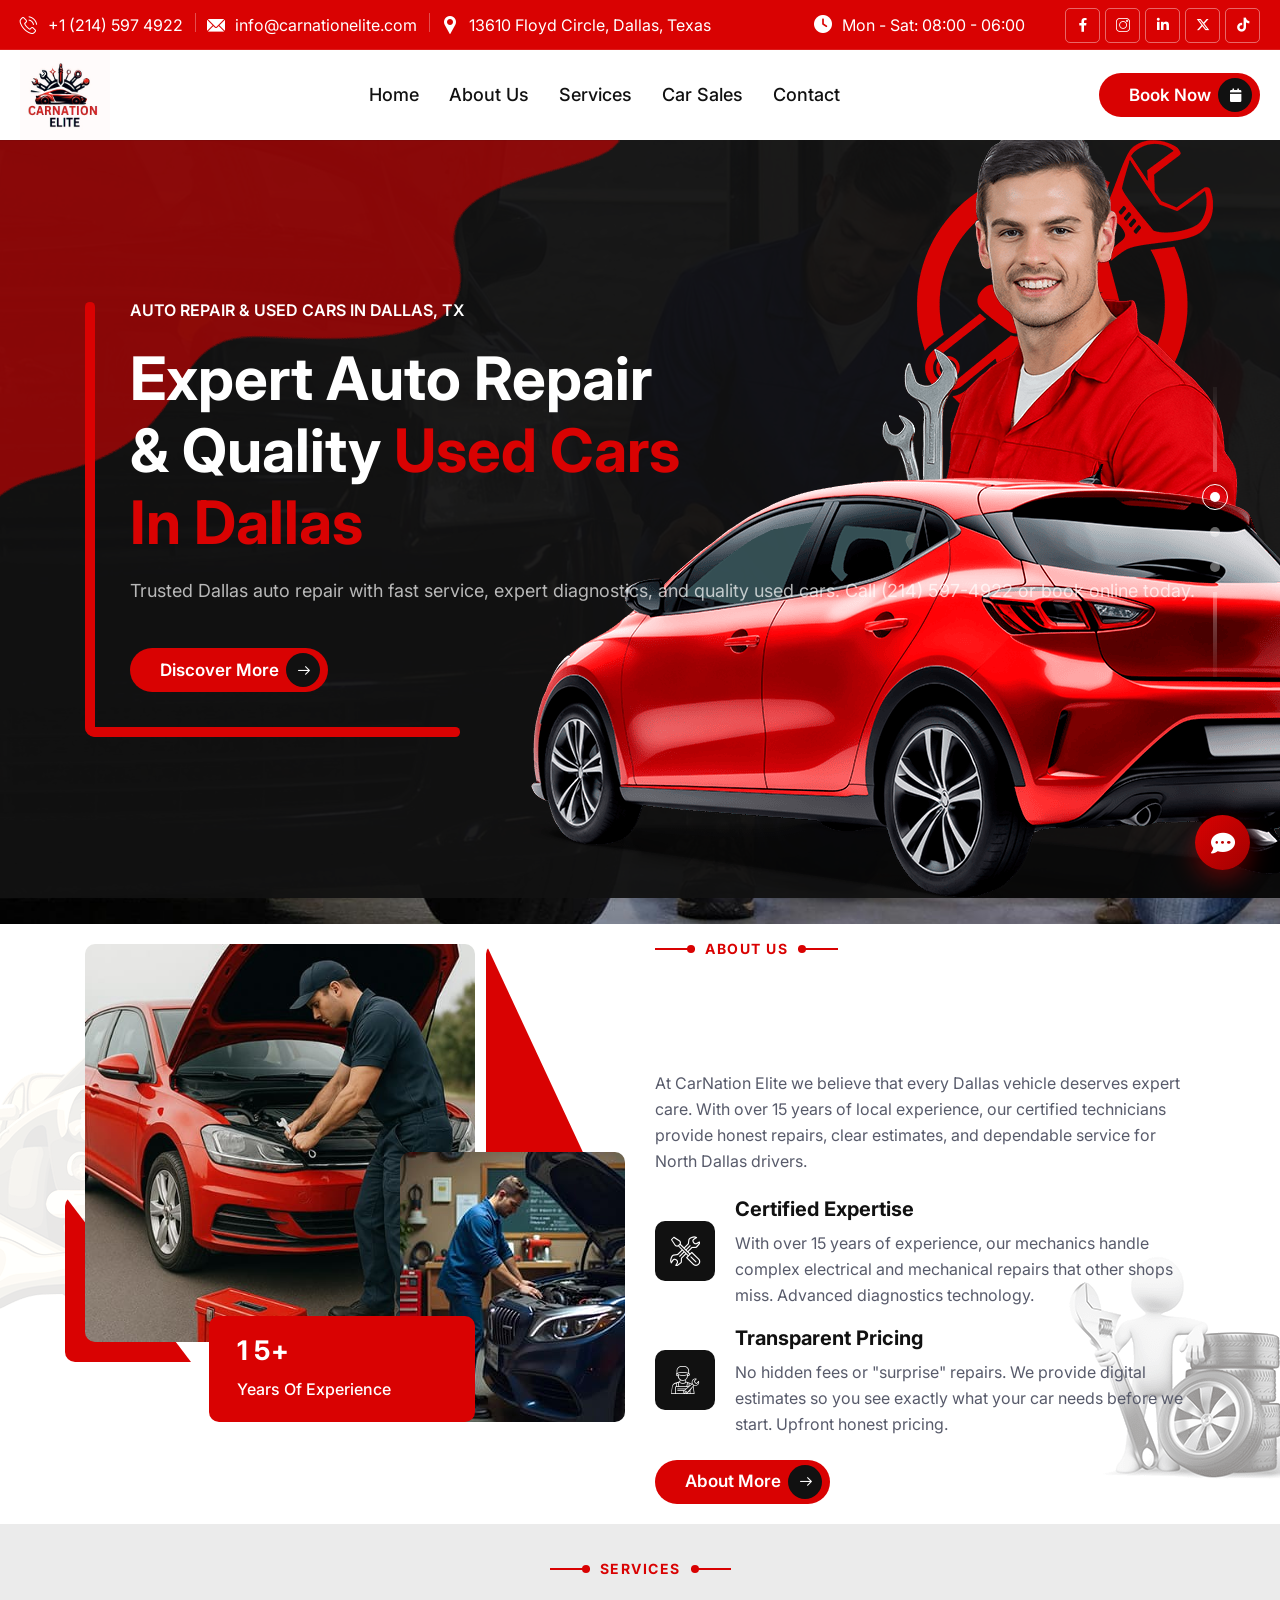
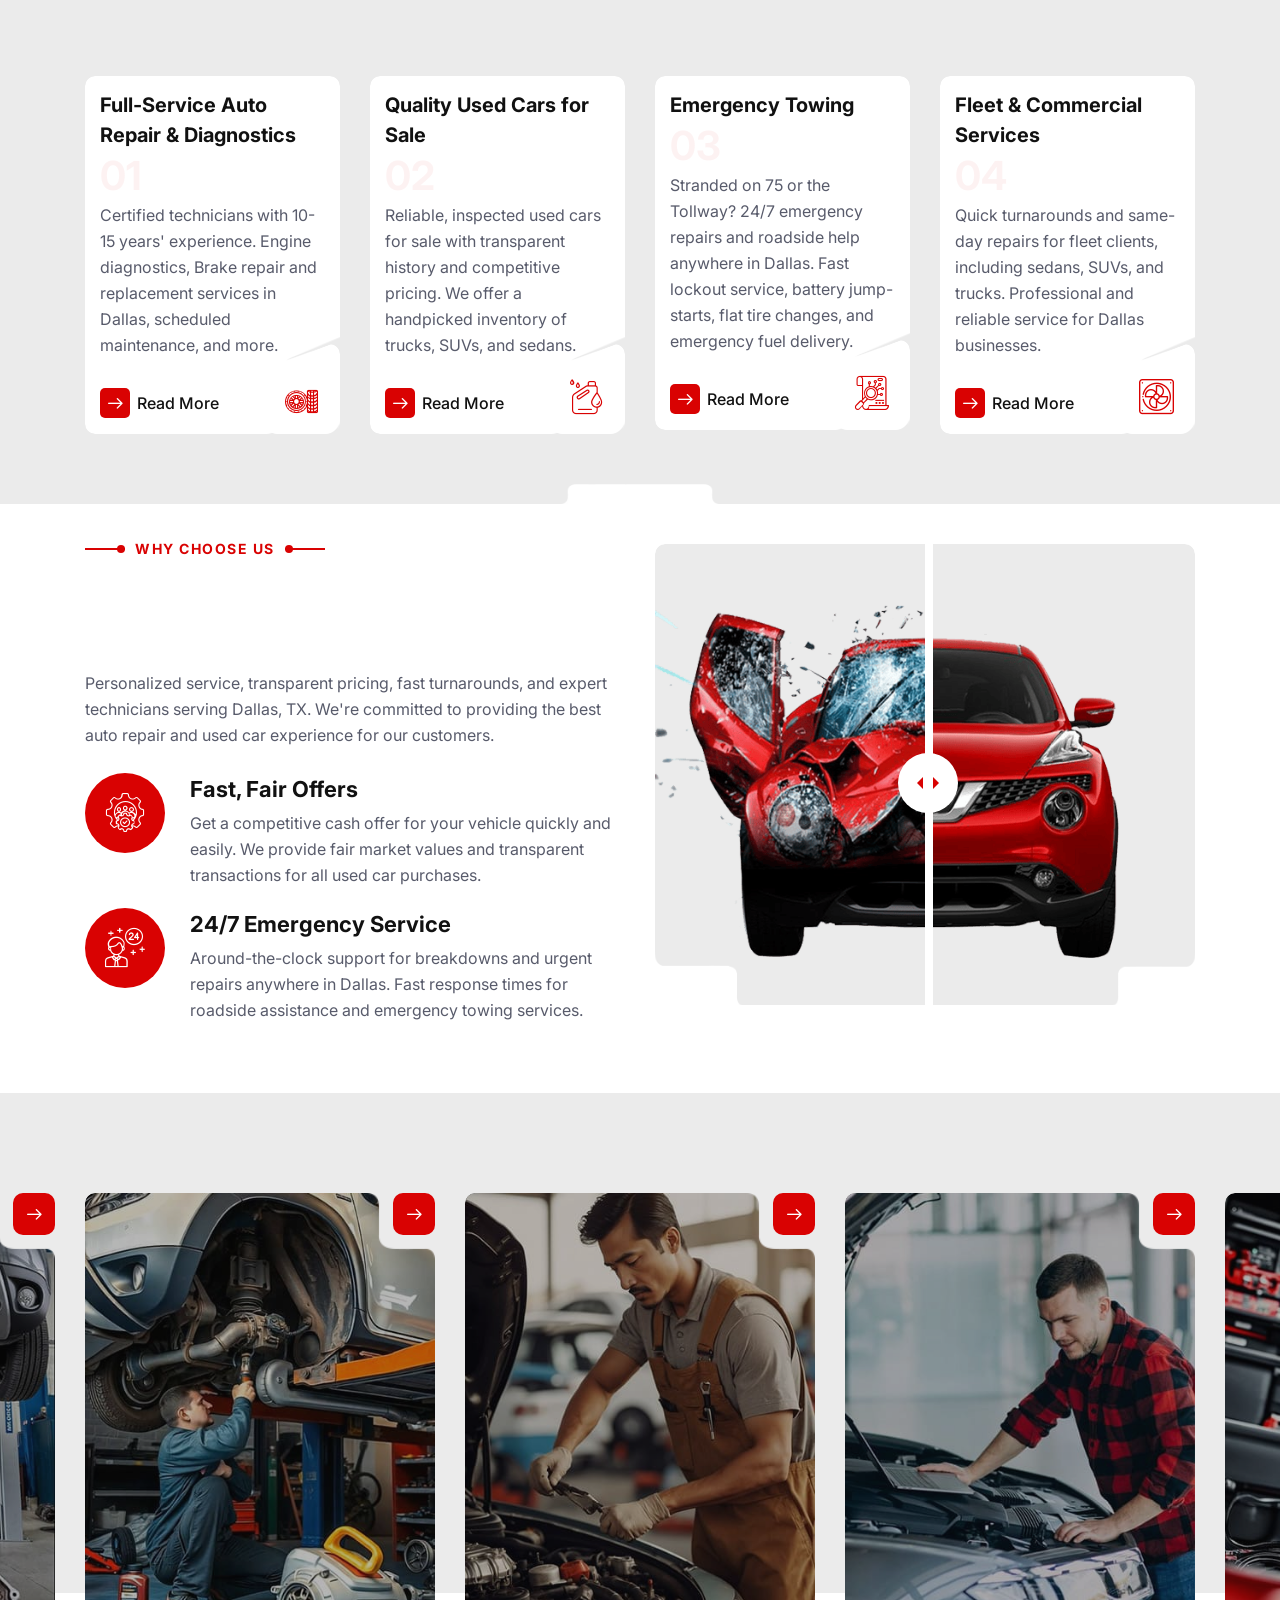
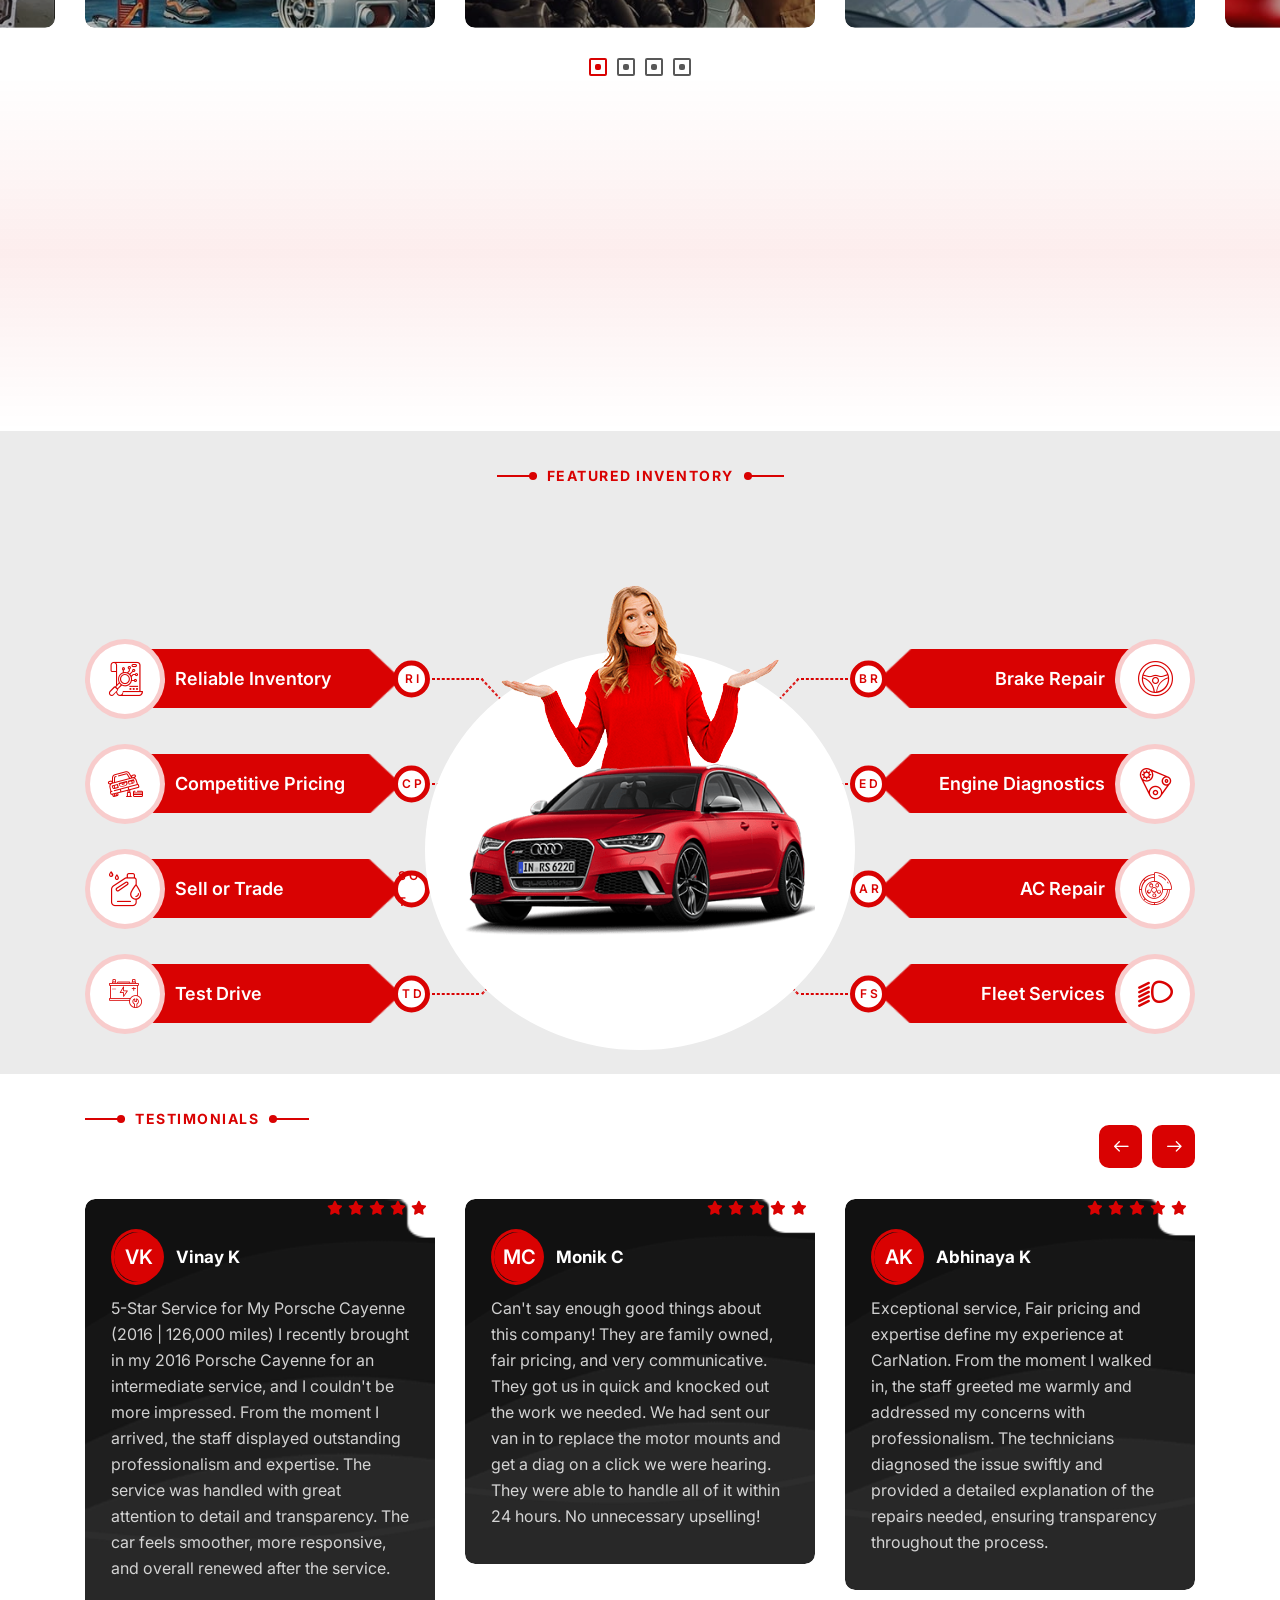
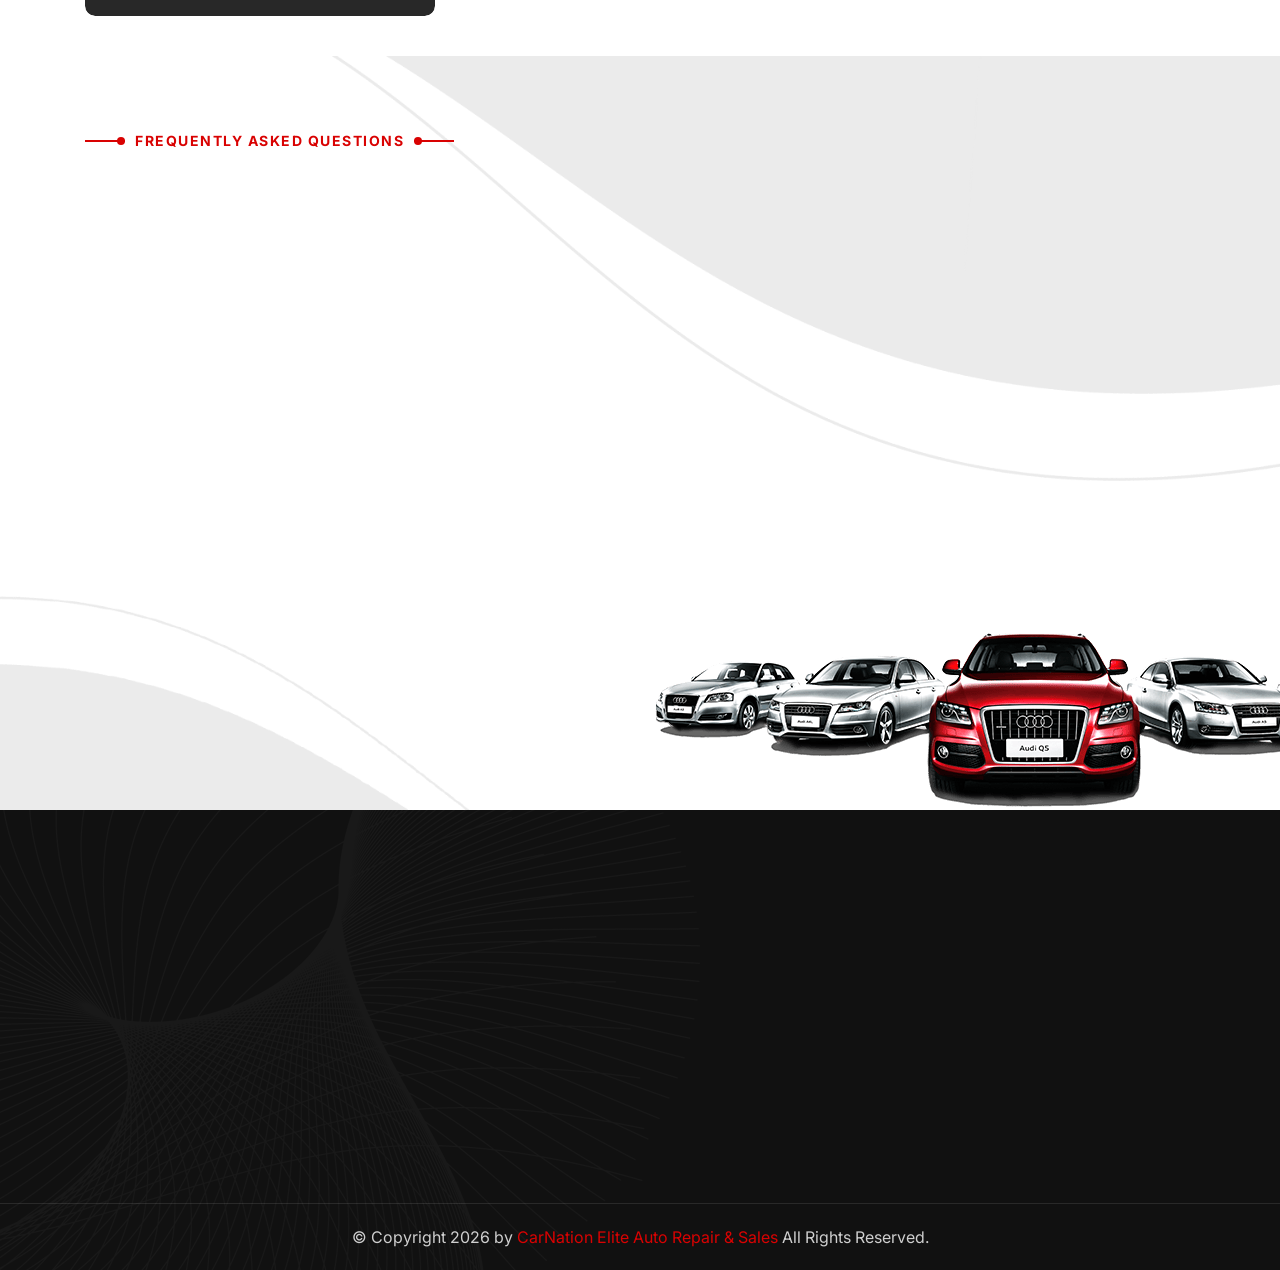
<file: index.html>
<!DOCTYPE html>
<html lang="en">

<head>
    <meta charset="UTF-8" />
    <meta name="viewport" content="width=device-width, initial-scale=1.0" />
    <title>CarNation Elite Auto Repair & Sales - Dallas TX | Expert Auto Repair & Used Cars</title>
    <meta name="description"
        content="CarNation Elite Auto Repair & Sales in Dallas, TX - Expert auto repair, 24/7 roadside assistance, fleet services & quality used cars. Certified technicians, 15+ years experience, transparent pricing. Call (214) 597-4922" />
    <meta name="keywords"
        content="auto repair Dallas, car repair Dallas TX, mechanic Dallas, roadside assistance Dallas, used cars Dallas, fleet services Dallas, certified mechanics, 24/7 towing, car maintenance Dallas, vehicle inspection, engine diagnostics, brake repair, AC repair, Dallas auto shop" />
    <meta name="author" content="CarNation Elite Auto Repair & Sales" />
    <meta name="robots" content="index, follow, max-image-preview:large, max-snippet:-1, max-video-preview:-1" />
    <meta name="language" content="English" />
    <meta name="geo.region" content="US-TX" />
    <meta name="geo.placename" content="Dallas, Texas" />
    <meta name="geo.position" content="32.7767;-96.7970" />
    <link rel="icon" type="image/png" sizes="32x32" href="assets/images/favicons/favicon-32x32.png" />
    <link rel="icon" type="image/png" sizes="16x16" href="assets/images/favicons/favicon-16x16.png" />
    <link rel="canonical" href="https://carnationelite.com/" />
    <meta property="og:locale" content="en_US" />
    <meta property="og:type" content="website" />
    <meta property="og:title"
        content="CarNation Elite Auto Repair & Sales - Dallas TX | Expert Auto Repair & Used Cars" />
    <meta property="og:description"
        content="Dallas's premier auto repair and used car dealership. Expert service, certified technicians, 24/7 roadside assistance, fleet maintenance, and quality used cars with transparent pricing." />
    <meta property="og:url" content="https://carnationelite.com/" />
    <meta property="og:site_name" content="CarNation Elite Auto Repair & Sales" />
    <meta property="og:image" content="https://carnationelite.com/assets/images/resources/logo-2.png" />
    <meta property="og:image:width" content="1200" />
    <meta property="og:image:height" content="630" />
    <meta name="twitter:card" content="summary_large_image" />
    <meta name="twitter:title" content="CarNation Elite - Auto Repair Dallas TX" />
    <meta name="twitter:description"
        content="Dallas's premier auto repair and used car dealership. Expert service, certified technicians, 24/7 roadside assistance." />
    <meta name="twitter:image" content="https://carnationelite.com/assets/images/resources/logo-2.png" />
    <meta name="twitter:site" content="@carnationelite" />
    <script type="application/ld+json">
    {
        "@context": "https://schema.org",
        "@type": "AutoRepair",
        "name": "CarNation Elite Auto Repair & Sales",
        "description": "Expert auto repair, 24/7 roadside assistance, fleet services & quality used cars in Dallas, TX. Certified technicians with 15+ years experience.",
        "url": "https://carnationelite.com",
        "logo": "https://carnationelite.com/assets/images/resources/logo-2.png",
        "image": "https://carnationelite.com/assets/images/resources/about-one-img-1.jpg",
        "telephone": "+1-214-597-4922",
        "email": "info@carnationelite.com",
        "address": {
            "@type": "PostalAddress",
            "streetAddress": "13610 Floyd Circle",
            "addressLocality": "Dallas",
            "addressRegion": "TX",
            "postalCode": "75243",
            "addressCountry": "US"
        },
        "geo": {
            "@type": "GeoCoordinates",
            "latitude": "32.7767",
            "longitude": "-96.7970"
        },
        "openingHours": "Mo-Sa 08:00-18:00",
        "priceRange": "$$",
        "hasOfferCatalog": {
            "@type": "OfferCatalog",
            "name": "Auto Repair Services",
            "itemListElement": [
                {
                    "@type": "Offer",
                    "itemOffered": {
                        "@type": "Service",
                        "name": "Engine Diagnostics",
                        "description": "Advanced engine diagnostics to quickly identify and resolve issues"
                    }
                },
                {
                    "@type": "Offer",
                    "itemOffered": {
                        "@type": "Service",
                        "name": "Brake Repair",
                        "description": "Expert brake inspections, repairs, and replacements"
                    }
                },
                {
                    "@type": "Offer",
                    "itemOffered": {
                        "@type": "Service",
                        "name": "24/7 Roadside Assistance",
                        "description": "Emergency towing and roadside repair services"
                    }
                },
                {
                    "@type": "Offer",
                    "itemOffered": {
                        "@type": "Service",
                        "name": "Used Car Sales",
                        "description": "Quality inspected used cars with transparent history"
                    }
                }
            ]
        },
        "aggregateRating": {
            "@type": "AggregateRating",
            "ratingValue": "4.8",
            "reviewCount": "77",
            "bestRating": "5"
        },
        "sameAs": [
            "https://www.facebook.com/carnationelite",
            "https://www.instagram.com/carnation_elite/",
            "https://www.linkedin.com/company/carnation-elite/",
            "https://twitter.com/carnationelite",
            "https://www.tiktok.com/in/about"
        ]
    }
    </script>
    <script type="application/ld+json">
    {
        "@context": "https://schema.org",
        "@type": "LocalBusiness",
        "name": "CarNation Elite Auto Repair & Sales",
        "description": "Dallas's premier auto repair and used car dealership serving North Dallas, Richardson, Plano, and Addison.",
        "url": "https://carnationelite.com",
        "telephone": "+1-214-597-4922",
        "address": {
            "@type": "PostalAddress",
            "streetAddress": "13610 Floyd Circle",
            "addressLocality": "Dallas",
            "addressRegion": "TX",
            "postalCode": "75243",
            "addressCountry": "US"
        },
        "geo": {
            "@type": "GeoCoordinates",
            "latitude": "32.7767",
            "longitude": "-96.7970"
        },
        "openingHours": [
            "Mo 08:00-18:00",
            "Tu 08:00-18:00",
            "We 08:00-18:00",
            "Th 08:00-18:00",
            "Fr 08:00-18:00",
            "Sa 08:00-18:00"
        ],
        "areaServed": {
            "@type": "GeoCircle",
            "geoMidpoint": {
                "@type": "GeoCoordinates",
                "latitude": "32.7767",
                "longitude": "-96.7970"
            },
            "geoRadius": "25"
        }
    }
    </script>
    <link rel="preconnect" href="https://fonts.googleapis.com/">
    <link rel="preconnect" href="https://fonts.gstatic.com/" crossorigin>
    <link rel="stylesheet" href="https://cdnjs.cloudflare.com/ajax/libs/font-awesome/6.5.0/css/all.min.css">

    <link
        href="https://fonts.googleapis.com/css2?family=Inter:ital,opsz,wght@0,14..32,100..900;1,14..32,100..900&amp;display=swap"
        rel="stylesheet">
    <link rel="stylesheet" href="assets/css/bootstrap.min.css" />
    <link rel="stylesheet" href="assets/css/animate.min.css" />
    <link rel="stylesheet" href="assets/css/custom-animate.css" />
    <link rel="stylesheet" href="assets/css/swiper.min.css" />
    <link rel="stylesheet" href="assets/css/font-awesome-all.css" />
    <link rel="stylesheet" href="assets/css/jarallax.css" />
    <link rel="stylesheet" href="assets/css/jquery.magnific-popup.css" />
    <link rel="stylesheet" href="assets/css/flaticon.css">
    <link rel="stylesheet" href="assets/css/owl.carousel.min.css" />
    <link rel="stylesheet" href="assets/css/owl.theme.default.min.css" />
    <link rel="stylesheet" href="assets/css/aos.css" />
    <link rel="stylesheet" href="assets/css/odometer.min.css" />
    <link rel="stylesheet" href="assets/css/twentytwenty.css" />
    <link rel="stylesheet" href="assets/css/style.css" />
    <link rel="stylesheet" href="assets/css/responsive.css" />
    <link rel="stylesheet" href="assets/css/chatbot.css" />
    <link rel="stylesheet" href="assets/css/mobile-bottom-nav.css">
</head>

<body class="custom-cursor">
    <div id="preloader">
        <div class="preloader">
            <span></span>
            <span></span>
        </div>
    </div>

    <div class="page-wrapper">
        <header class="main-header-two">
            <div class="main-menu-two__top">
                <div class="main-menu-two__top-inner">
                    <ul class="list-unstyled main-menu-two__contact-list">
                        <li>
                            <div class="icon">
                                <i class="icon-phone-call"></i>
                            </div>
                            <div class="text">
                                <p><a href="tel:+12145974922">+1 (214) 597 4922</a></p>
                            </div>
                        </li>
                        <li>
                            <div class="icon">
                                <i class="icon-email"></i>
                            </div>
                            <div class="text">
                                <p><a href="mailto:info@carnationelite.com">info@carnationelite.com</a>
                                </p>
                            </div>
                        </li>
                        <li>
                            <div class="icon">
                                <i class="icon-pin"></i>
                            </div>
                            <div class="text">
                                <p>13610 Floyd Circle, Dallas, Texas</p>
                            </div>
                        </li>
                    </ul>
                    <p class="main-menu-two__top-welcome-text">Welcome to CarNation Elite Auto Repair</p>
                    <div class="main-menu-two__top-right">
                        <div class="main-menu-two__top-time">
                            <div class="main-menu-two__top-time-icon">
                                <span class="fas fa-clock"></span>
                            </div>
                            <p class="main-menu-two__top-text">Mon - Sat: 08:00 - 06:00</p>
                        </div>
                        <div class="main-menu-two__social">
                            <a target="_blank" href="https://www.facebook.com/carnationelite"><i
                                    class="icon-facebook-app-symbol"></i></a>
                            <a target="_blank" href="https://www.instagram.com/carnation_elite/"><i
                                    class="icon-instagram"></i></a>
                            <a target="_blank" href="https://www.linkedin.com/company/carnation-elite/"><i
                                    class="fab fa-linkedin-in"></i></a>
                            <a target="_blank" href="https://twitter.com/carnationelite"><i
                                    class="fa-brands fa-x-twitter"></i></a>
                            <a target="_blank" href="https://www.tiktok.com/in/about">
                                <i class="fa-brands fa-tiktok"></i>
                            </a>
                        </div>
                    </div>
                </div>
            </div>
            <nav class="main-menu main-menu-two">
                <div class="main-menu-two__wrapper">
                    <div class="main-menu-two__wrapper-inner">
                        <div class="main-menu-two__left">
                            <div class="main-menu-two__logo">
                                <a href="index.html"><img src="assets/images/resources/logo-2.png" class="bg-white"
                                        alt="" style="height: 90px; width: 90px;"></a>
                            </div>
                        </div>
                        <div class="main-menu-two__main-menu-box">
                            <a href="javascript:void(0);" class="mobile-nav__toggler"><i class="fa fa-bars"></i></a>
                            <ul class="main-menu__list">
                                <li>
                                    <a href="./index.html">Home</a>
                                </li>
                                <li>
                                    <a href="./about.html">About Us</a>
                                </li>
                                <li>
                                    <a href="./services.html">Services</a>
                                </li>
                                <li>
                                    <a href="./carsales.html">Car Sales</a>
                                </li>
                                <li>
                                    <a href="./contact.html">Contact</a>
                                </li>

                            </ul>
                        </div>
                       <div class="main-menu-two__right">
                            <div class="main-menu-two__btn-box">
                                <a href="https://calendly.com/carnationelite/schedule-your-appointment" class="thm-btn"
                                    target="_blank">
                                    Book Now
                                    <span><i class="fa fa-calendar"></i></span>
                                </a>
                            </div>
                        </div>
                    </div>
                </div>
            </nav>
        </header>

        <div class="stricky-header stricked-menu main-menu main-menu-two">
            <div class="sticky-header__content"></div>
        </div>

        <section class="main-slider-two">
            <div class="swiper-container thm-swiper__slider" data-swiper-options='{"slidesPerView": 1, "loop": true,
                "effect": "fade",
                "pagination": {
                "el": "#main-slider-pagination",
                "type": "bullets",
                "clickable": true
                },
                "navigation": {
                "nextEl": "#main-slider-two__swiper-button-next",
                "prevEl": "#main-slider-two__swiper-button-prev"
                },
                "autoplay": {
                    "delay": 8000
                } 
            }'>
                <div class="swiper-wrapper">

                    <div class="swiper-slide">
                        <div class="main-slider-two__bg-box">
                            <div class="main-slider-two__bg"
                                style="background-image: url(assets/images/backgrounds/slider-2-1.jpg);"></div>
                        </div>
                        <div class="main-slider-two__img-box">
                            <div class="main-slider-two__man">
                                <img src="assets/images/resources/main-slider-two-man-1-1.png" alt="">
                            </div>
                            <div class="main-slider-two__img">
                                <img src="assets/images/resources/main-slider-two-img-1-1.png" alt="">
                            </div>
                        </div>
                        <div class="main-slider-two__shape-1">
                            <img src="assets/images/shapes/main-slider-two-shape-1.png" alt="">
                        </div>
                        <div class="main-slider-two__shape-2">
                            <img src="assets/images/shapes/main-slider-two-shape-2.png" alt="">
                        </div>
                        <div class="container">
                            <div class="row">
                                <div class="col-xl-12">
                                    <div class="main-slider-two__content">
                                        <div class="main-slider-two__content-inner">
                                            <h4 class="main-slider-two__sub-title">Auto Repair & Used Cars in Dallas, TX
                                            </h4>
                                            <h2 class="main-slider-two__title">Expert Auto Repair <br> & Quality
                                                <span>Used Cars</span>
                                                <br> <span>in Dallas</span>
                                            </h2>
                                            <p class="main-slider-two__text">
                                                Trusted Dallas auto repair with fast service, expert diagnostics, and quality used cars. Call (214) 597-4922 or book online today.
                                            </p>
                                            <div class="main-slider-two__btn-and-video-box">
                                                <div class="main-slider-two__btn-box">
                                                    <a href="about.html" class="thm-btn">Discover More
                                                        <span><i class="icon-next"></i></span>
                                                    </a>
                                                </div>
                                            </div>
                                        </div>
                                    </div>
                                </div>
                            </div>
                        </div>
                    </div>

                    <div class="swiper-slide">
                        <div class="main-slider-two__bg-box">
                            <div class="main-slider-two__bg"
                                style="background-image: url(assets/images/backgrounds/slider-2-2.jpg);"></div>
                        </div>
                        <div class="main-slider-two__img-box">
                            <div class="main-slider-two__man">
                                <img src="assets/images/resources/main-slider-two-man-1-2.png" alt="">
                            </div>
                            <div class="main-slider-two__img">
                                <img src="assets/images/resources/main-slider-two-img-1-2.png" alt="">
                            </div>
                        </div>
                        <div class="main-slider-two__shape-1">
                            <img src="assets/images/shapes/main-slider-two-shape-1.png" alt="">
                        </div>
                        <div class="main-slider-two__shape-2">
                            <img src="assets/images/shapes/main-slider-two-shape-2.png" alt="">
                        </div>
                        <div class="container">
                            <div class="row">
                                <div class="col-xl-12">
                                    <div class="main-slider-two__content">
                                        <div class="main-slider-two__content-inner">
                                            <h4 class="main-slider-two__sub-title">Trusted Auto Repair & Used Cars
                                            </h4>
                                            <h2 class="main-slider-two__title">CarNation Elite <br> Auto Repair &
                                                <span>Sales</span>
                                                <br> <span>Dallas, TX</span>
                                            </h2>
                                            <p class="main-slider-two__text">Reliable Dallas repairs, expert diagnostics, and handpicked used cars for local drivers. <br> Book your service or test drive with certified technicians today.</p>
                                            <div class="main-slider-two__btn-and-video-box">
                                                <div class="main-slider-two__btn-box">
                                                    <a href="about.html" class="thm-btn">Discover More
                                                        <span><i class="icon-next"></i></span>
                                                    </a>
                                                </div>

                                            </div>
                                        </div>
                                    </div>
                                </div>
                            </div>
                        </div>
                    </div>

                    <div class="swiper-slide">
                        <div class="main-slider-two__bg-box">
                            <div class="main-slider-two__bg"
                                style="background-image: url(assets/images/backgrounds/slider-2-3.jpg);"></div>
                        </div>
                        <div class="main-slider-two__img-box">
                            <div class="main-slider-two__man">
                                <img src="assets/images/resources/main-slider-two-man-1-3.png" alt="">
                            </div>
                            <div class="main-slider-two__img">
                                <img src="assets/images/resources/main-slider-two-img-1-3.png" alt="">
                            </div>
                        </div>
                        <div class="main-slider-two__shape-1">
                            <img src="assets/images/shapes/main-slider-two-shape-1.png" alt="">
                        </div>
                        <div class="main-slider-two__shape-2">
                            <img src="assets/images/shapes/main-slider-two-shape-2.png" alt="">
                        </div>
                        <div class="container">
                            <div class="row">
                                <div class="col-xl-12">
                                    <div class="main-slider-two__content">
                                        <div class="main-slider-two__content-inner">
                                            <h4 class="main-slider-two__sub-title">24/7 Emergency Service</h4>
                                            <h2 class="main-slider-two__title">Professional Auto Repair <br> & Service
                                                Center in
                                                <br>
                                                <span>Dallas, TX</span>
                                            </h2>
                                            <p class="main-slider-two__text">Comprehensive Dallas auto repair, used car sales, and 24/7 roadside assistance. <br> Get fast service and upfront pricing from CarNation Elite.</p>
                                            <div class="main-slider-two__btn-and-video-box">
                                                <div class="main-slider-two__btn-box">
                                                    <a href="about.html" class="thm-btn">Discover More
                                                        <span><i class="icon-next"></i></span>
                                                    </a>
                                                </div>
                                            </div>
                                        </div>
                                    </div>
                                </div>
                            </div>
                        </div>
                    </div>
                </div>
                <div class="swiper-pagination" id="main-slider-pagination"></div>
            </div>
        </section>

        <section class="about-two">
            <div class="about-two__shape-1 float-bob-y">
                <img src="assets/images/shapes/about-two-shape-1.png" alt="">
            </div>
            <div class="about-two__shape-2 img-bounce">
                <img src="assets/images/shapes/about-two-shape-2.png" alt="">
            </div>
            <div class="container">
                <div class="row">
                    <div class="col-xl-6">
                        <div class="about-two__left wow slideInLeft" data-wow-delay="100ms" data-wow-duration="2500ms">
                            <div class="about-two__img-box">
                                <div class="about-two__img">
                                    <img src="assets/images/resources/about-two-img-1.jpg" alt="">
                                </div>
                                <div class="about-two__img-2">
                                    <img src="assets/images/resources/about-two-img-2.jpg" alt="">
                                </div>
                                <div class="about-two__experience-box">
                                    <div class="about-two__experience-count">
                                        <h3 class="odometer" data-count="15">00</h3>
                                        <span>+</span>
                                    </div>
                                    <p class="about-two__experience-count-text">Years Of Experience</p>
                                </div>
                            </div>
                        </div>
                    </div>
                    <div class="col-xl-6">
                        <div class="about-two__right">
                            <div class="section-title text-left sec-title-animation animation-style2">
                                <div class="section-title__tagline-box">
                                    <div class="section-title__tagline-border">
                                        <div class="section-title__shape-1">
                                            <i class="section-title__circle"></i>
                                        </div>
                                    </div>
                                    <h6 class="section-title__tagline">About Us</h6>
                                    <div class="section-title__tagline-border">
                                        <div class="section-title__shape-2">
                                            <i class="section-title__circle"></i>
                                        </div>
                                    </div>
                                </div>
                                <h3 class="section-title__title title-animation">Professional Auto Repair &
                                    <span>Service Center</span>
                                </h3>
                            </div>
                            <p class="about-two__text">At CarNation Elite we believe that every Dallas vehicle deserves expert care. With over 15 years of local experience, our certified technicians provide honest repairs, clear estimates, and dependable service for North Dallas drivers.</p>
                            <ul class="about-two__points-box">
                                <li>
                                    <div class="icon">
                                        <span class="icon-tools-1"></span>
                                    </div>
                                    <div class="content">
                                        <h4 class="about-two__points-title">Certified Expertise</h4>
                                        <p class="about-two__points-text">With over 15 years of experience, our
                                            mechanics handle complex electrical and mechanical repairs that other shops
                                            miss. <br> Advanced diagnostics technology.</p>
                                    </div>
                                </li>
                                <li>
                                    <div class="icon">
                                        <span class="icon-technician"></span>
                                    </div>
                                    <div class="content">
                                        <h4 class="about-two__points-title">Transparent Pricing</h4>
                                        <p class="about-two__points-text">No hidden fees or "surprise" repairs. We
                                            provide digital estimates so you see exactly what your car needs before we
                                            start. <br> Upfront honest pricing.</p>
                                    </div>
                                </li>
                            </ul>
                            <div class="about-two__btn-and-review-box">
                                <div class="about-two__btn-box">
                                    <a href="about.html" class="thm-btn">About More
                                        <span class="icon-next"></span>
                                    </a>
                                </div>
                            </div>
                        </div>
                    </div>
                </div>
            </div>
        </section>

        <section class="service-two">
            <div class="service-two__wrap">
                <div class="container">
                    <div class="section-title text-center sec-title-animation animation-style1">
                        <div class="section-title__tagline-box">
                            <div class="section-title__tagline-border">
                                <div class="section-title__shape-1">
                                    <i class="section-title__circle"></i>
                                </div>
                            </div>
                            <h6 class="section-title__tagline">Services</h6>
                            <div class="section-title__tagline-border">
                                <div class="section-title__shape-2">
                                    <i class="section-title__circle"></i>
                                </div>
                            </div>
                        </div>
                        <h3 class="section-title__title title-animation">Our Services <span>for Dallas Residents</span>
                        </h3>
                    </div>
                    <div class="service-two__inner">
                        <div class="row">
                            <div class="col-xl-3 col-lg-6 col-md-6 wow fadeInLeft" data-wow-delay="100ms">
                                <div class="service-two__single">
                                    <div class="service-two__single-inner">
                                        <div class="service-two__single-bg"
                                            style="background-image: url(assets/images/backgrounds/service-two-single-bg.jpg);">
                                        </div>
                                        <h3 class="service-two__title"><a href="./blog/engine-diagnostics-dallas.html">
                                                Full-Service Auto Repair & Diagnostics
                                            </a>
                                        </h3>
                                        <div class="service-two__count"></div>
                                        <p class="service-two__text">Certified technicians with 10-15 years' experience.
                                            Engine diagnostics, Brake repair and replacement services in Dallas,
                                            scheduled maintenance, and more.</p>
                                        <div class="service-two__read-more">
                                            <a href="./blog/engine-diagnostics-dallas.html"><span class="icon-next"></span>Read
                                                More</a>
                                        </div>
                                    </div>
                                    <div class="service-two__icon">
                                        <span class="icon-tire-1"></span>
                                    </div>
                                </div>
                            </div>
                            <div class="col-xl-3 col-lg-6 col-md-6 wow fadeInLeft" data-wow-delay="200ms">
                                <div class="service-two__single">
                                    <div class="service-two__single-inner">
                                        <div class="service-two__single-bg"
                                            style="background-image: url(assets/images/backgrounds/service-two-single-bg-2.jpg);">
                                        </div>
                                        <h3 class="service-two__title"><a href="./blog/used-car-sales-dallas.html">Quality Used Cars
                                                for
                                                Sale</a>
                                        </h3>
                                        <div class="service-two__count"></div>
                                        <p class="service-two__text">Reliable, inspected used cars for sale with
                                            transparent history and competitive pricing. We offer a handpicked inventory
                                            of trucks, SUVs, and sedans.</p>
                                        <div class="service-two__read-more">
                                            <a href="./blog/used-car-sales-dallas.html"><span class="icon-next"></span>Read
                                                More</a>
                                        </div>
                                    </div>
                                    <div class="service-two__icon">
                                        <span class="icon-oil"></span>
                                    </div>
                                </div>
                            </div>
                            <div class="col-xl-3 col-lg-6 col-md-6 wow fadeInRight" data-wow-delay="100ms">
                                <div class="service-two__single">
                                    <div class="service-two__single-inner">
                                        <div class="service-two__single-bg"
                                            style="background-image: url(assets/images/backgrounds/service-two-single-bg-3.jpg);">
                                        </div>
                                        <h3 class="service-two__title"><a href="./blog/roadside-assistance-dallas.html">
                                                Emergency Towing</a>
                                        </h3>
                                        <div class="service-two__count"></div>
                                        <p class="service-two__text">Stranded on 75 or the Tollway? 24/7 emergency
                                            repairs and roadside help anywhere in Dallas. Fast lockout service, battery
                                            jump-starts, flat tire changes, and emergency fuel delivery.</p>
                                        <div class="service-two__read-more">
                                            <a href="./blog/roadside-assistance-dallas.html"><span class="icon-next"></span>Read
                                                More</a>
                                        </div>
                                    </div>
                                    <div class="service-two__icon">
                                        <span class="icon-diagnostic"></span>
                                    </div>
                                </div>
                            </div>
                            <div class="col-xl-3 col-lg-6 col-md-6 wow fadeInRight" data-wow-delay="200ms">
                                <div class="service-two__single">
                                    <div class="service-two__single-inner">
                                        <div class="service-two__single-bg"
                                            style="background-image: url(assets/images/backgrounds/service-two-single-bg-4.jpg);">
                                        </div>
                                        <h3 class="service-two__title"><a href="./blog/fleet-services-dallas.html">Fleet & Commercial
                                                Services
                                            </a>
                                        </h3>
                                        <div class="service-two__count"></div>
                                        <p class="service-two__text">Quick turnarounds and same-day repairs for fleet
                                            clients, including sedans, SUVs, and trucks. Professional and reliable
                                            service for Dallas businesses.</p>
                                        <div class="service-two__read-more">
                                            <a href="./blog/fleet-services-dallas.html"><span class="icon-next"></span>Read
                                                More</a>
                                        </div>
                                    </div>
                                    <div class="service-two__icon">
                                        <span class="icon-fan"></span>
                                    </div>
                                </div>
                            </div>
                        </div>
                    </div>
                </div>
            </div>
        </section>

        <section class="why-choose-two">
            <div class="container">
                <div class="row">
                    <div class="col-xl-6">
                        <div class="why-choose-two__left">
                            <div class="section-title text-left sec-title-animation animation-style2">
                                <div class="section-title__tagline-box">
                                    <div class="section-title__tagline-border">
                                        <div class="section-title__shape-1">
                                            <i class="section-title__circle"></i>
                                        </div>
                                    </div>
                                    <h6 class="section-title__tagline">Why Choose us</h6>
                                    <div class="section-title__tagline-border">
                                        <div class="section-title__shape-2">
                                            <i class="section-title__circle"></i>
                                        </div>
                                    </div>
                                </div>
                                <h3 class="section-title__title title-animation">Why Choose Our Dallas <span>Auto
                                        Shop?</span>
                                </h3>
                            </div>
                            <p class="why-choose-two__text">Personalized service, transparent pricing, fast turnarounds,
                                and expert technicians serving Dallas, TX. We're committed to providing the best auto
                                repair and used car experience for our customers.</p>
                            <ul class="why-choose-two__points">
                                <li>
                                    <div class="icon">
                                        <span class="icon-professional-services"></span>
                                    </div>
                                    <div class="content">
                                        <h4>Fast, Fair Offers</h4>
                                        <p>Get a competitive cash offer for your vehicle quickly and easily. We provide
                                            fair market values and transparent transactions for all used car purchases.
                                        </p>
                                    </div>
                                </li>
                                <li>
                                    <div class="icon">
                                        <span class="icon-24-hours"></span>
                                    </div>
                                    <div class="content">
                                        <h4>24/7 Emergency Service</h4>
                                        <p>Around-the-clock support for breakdowns and urgent repairs anywhere in
                                            Dallas. Fast response times for roadside assistance and emergency towing
                                            services.</p>
                                    </div>
                                </li>
                            </ul>
                        </div>
                    </div>
                    <div class="col-xl-6">
                        <div class="why-choose-two__right">
                            <div class="why-choose-two__img-box">
                                <div class="why-choose-two__img">
                                    <div class="before-after-twentytwenty" id="wrinkle-before-after">
                                        <img src="assets/images/resources/why-choose-two-img-1.png" alt="">
                                        <img src="assets/images/resources/why-choose-two-img-2.png" alt="">
                                    </div>
                                </div>
                            </div>
                        </div>
                    </div>
                </div>
            </div>
        </section>
        <!--Why Choose Two End-->

        <!--Project Two Start -->
        <section class="project-two">
            <div class="project-two__bg-color"></div>
            <div class="container">
                <div class="project-two__top">
                    <div class="section-title text-left sec-title-animation animation-style2">
                        <h3 class="section-title__title title-animation">Explore Our <span>Recent Work</span>
                        </h3>
                    </div>
                </div>
            </div>
            <div class="project-two__bottom">
                <div class="container">
                    <div class="project-two__carousel owl-carousel owl-theme">
                        <!--Project Two Single Start-->
                        <div class="item">
                            <div class="project-two__single">
                                <div class="project-two__img-box">
                                    <div class="project-two__img">
                                        <img src="assets/images/project/project-2-1.jpg" alt="">
                                    </div>
                                    <div class="project-two__content">
                                        <div class="project-two__title-box">
                                            <p class="project-two__sub-title">Logistics</p>
                                            <h3 class="project-two__title"><a href="javascript:void(0);">Quality
                                                    Equipment</a></h3>
                                        </div>
                                    </div>
                                    <div class="project-two__arrow">
                                        <a href="assets/images/project/project-2-1.jpg" class="img-popup"><span
                                                class="icon-next"></span></a>
                                    </div>
                                </div>
                            </div>
                        </div>
                        <!--Project Two Single End-->
                        <!--Project Two Single Start-->
                        <div class="item">
                            <div class="project-two__single">
                                <div class="project-two__img-box">
                                    <div class="project-two__img">
                                        <img src="assets/images/project/project-2-2.jpg" alt="">
                                    </div>
                                    <div class="project-two__content">
                                        <div class="project-two__title-box">
                                            <p class="project-two__sub-title">Logistics</p>
                                            <h3 class="project-two__title"><a href="javascript:void(0);">International
                                                    Shipping</a></h3>
                                        </div>
                                    </div>
                                    <div class="project-two__arrow">
                                        <a href="assets/images/project/project-2-2.jpg" class="img-popup"><span
                                                class="icon-next"></span></a>
                                    </div>
                                </div>
                            </div>
                        </div>
                        <!--Project Two Single End-->
                        <!--Project Two Single Start-->
                        <div class="item">
                            <div class="project-two__single">
                                <div class="project-two__img-box">
                                    <div class="project-two__img">
                                        <img src="assets/images/project/project-2-3.jpg" alt="">
                                    </div>
                                    <div class="project-two__content">
                                        <div class="project-two__title-box">
                                            <p class="project-two__sub-title">Logistics</p>
                                            <h3 class="project-two__title"><a href="javascript:void(0);">Safety
                                                    Gurranted</a></h3>
                                        </div>
                                    </div>
                                    <div class="project-two__arrow">
                                        <a href="assets/images/project/project-2-3.jpg" class="img-popup"><span
                                                class="icon-next"></span></a>
                                    </div>
                                </div>
                            </div>
                        </div>
                        <!--Project Two Single End-->
                        <!--Project Two Single Start-->
                        <div class="item">
                            <div class="project-two__single">
                                <div class="project-two__img-box">
                                    <div class="project-two__img">
                                        <img src="assets/images/project/project-2-4.jpg" alt="">
                                    </div>
                                    <div class="project-two__content">
                                        <div class="project-two__title-box">
                                            <p class="project-two__sub-title">Logistics</p>
                                            <h3 class="project-two__title"><a href="javascript:void(0);">Product
                                                    Distribution</a></h3>
                                        </div>
                                    </div>
                                    <div class="project-two__arrow">
                                        <a href="assets/images/project/project-2-4.jpg" class="img-popup"><span
                                                class="icon-next"></span></a>
                                    </div>
                                </div>
                            </div>
                        </div>
                        <!--Project Two Single End-->
                        <!--Project Two Single Start-->
                        <div class="item">
                            <div class="project-two__single">
                                <div class="project-two__img-box">
                                    <div class="project-two__img">
                                        <img src="assets/images/project/project-2-5.jpg" alt="">
                                    </div>
                                    <div class="project-two__content">
                                        <div class="project-two__title-box">
                                            <p class="project-two__sub-title">Logistics</p>
                                            <h3 class="project-two__title"><a href="javascript:void(0);">Quality
                                                    Equipment</a></h3>
                                        </div>
                                    </div>
                                    <div class="project-two__arrow">
                                        <a href="assets/images/project/project-2-5.jpg" class="img-popup"><span
                                                class="icon-next"></span></a>
                                    </div>
                                </div>
                            </div>
                        </div>
                        <!--Project Two Single End-->
                        <!--Project Two Single Start-->
                        <div class="item">
                            <div class="project-two__single">
                                <div class="project-two__img-box">
                                    <div class="project-two__img">
                                        <img src="assets/images/project/project-2-6.jpg" alt="">
                                    </div>
                                    <div class="project-two__content">
                                        <div class="project-two__title-box">
                                            <p class="project-two__sub-title">Logistics</p>
                                            <h3 class="project-two__title"><a href="javascript:void(0);">International
                                                    Shipping</a></h3>
                                        </div>
                                    </div>
                                    <div class="project-two__arrow">
                                        <a href="assets/images/project/project-2-6.jpg" class="img-popup"><span
                                                class="icon-next"></span></a>
                                    </div>
                                </div>
                            </div>
                        </div>
                        <!--Project Two Single End-->
                        <!--Project Two Single Start-->
                        <div class="item">
                            <div class="project-two__single">
                                <div class="project-two__img-box">
                                    <div class="project-two__img">
                                        <img src="assets/images/project/project-2-7.jpg" alt="">
                                    </div>
                                    <div class="project-two__content">
                                        <div class="project-two__title-box">
                                            <p class="project-two__sub-title">Logistics</p>
                                            <h3 class="project-two__title"><a href="javascript:void(0);">Safety
                                                    Gurranted</a></h3>
                                        </div>
                                    </div>
                                    <div class="project-two__arrow">
                                        <a href="assets/images/project/project-2-7.jpg" class="img-popup"><span
                                                class="icon-next"></span></a>
                                    </div>
                                </div>
                            </div>
                        </div>
                        <!--Project Two Single End-->
                        <!--Project Two Single Start-->
                        <div class="item">
                            <div class="project-two__single">
                                <div class="project-two__img-box">
                                    <div class="project-two__img">
                                        <img src="assets/images/project/project-2-1.jpg" alt="">
                                    </div>
                                    <div class="project-two__content">
                                        <div class="project-two__title-box">
                                            <p class="project-two__sub-title">Logistics</p>
                                            <h3 class="project-two__title"><a href="javascript:void(0);">Product
                                                    Distribution</a></h3>
                                        </div>
                                    </div>
                                    <div class="project-two__arrow">
                                        <a href="assets/images/project/project-2-1.jpg" class="img-popup"><span
                                                class="icon-next"></span></a>
                                    </div>
                                </div>
                            </div>
                        </div>
                        <!--Project Two Single End-->
                        <!--Project Two Single Start-->
                        <div class="item">
                            <div class="project-two__single">
                                <div class="project-two__img-box">
                                    <div class="project-two__img">
                                        <img src="assets/images/project/project-2-2.jpg" alt="">
                                    </div>
                                    <div class="project-two__content">
                                        <div class="project-two__title-box">
                                            <p class="project-two__sub-title">Logistics</p>
                                            <h3 class="project-two__title"><a href="javascript:void(0);">Quality
                                                    Equipment</a></h3>
                                        </div>
                                    </div>
                                    <div class="project-two__arrow">
                                        <a href="assets/images/project/project-2-2.jpg" class="img-popup"><span
                                                class="icon-next"></span></a>
                                    </div>
                                </div>
                            </div>
                        </div>
                        <!--Project Two Single End-->
                        <!--Project Two Single Start-->
                        <div class="item">
                            <div class="project-two__single">
                                <div class="project-two__img-box">
                                    <div class="project-two__img">
                                        <img src="assets/images/project/project-2-3.jpg" alt="">
                                    </div>
                                    <div class="project-two__content">
                                        <div class="project-two__title-box">
                                            <p class="project-two__sub-title">Logistics</p>
                                            <h3 class="project-two__title"><a href="javascript:void(0);">International
                                                    Shipping</a></h3>
                                        </div>
                                    </div>
                                    <div class="project-two__arrow">
                                        <a href="assets/images/project/project-2-3.jpg" class="img-popup"><span
                                                class="icon-next"></span></a>
                                    </div>
                                </div>
                            </div>
                        </div>
                        <!--Project Two Single End-->
                        <!--Project Two Single Start-->
                        <div class="item">
                            <div class="project-two__single">
                                <div class="project-two__img-box">
                                    <div class="project-two__img">
                                        <img src="assets/images/project/project-2-4.jpg" alt="">
                                    </div>
                                    <div class="project-two__content">
                                        <div class="project-two__title-box">
                                            <p class="project-two__sub-title">Logistics</p>
                                            <h3 class="project-two__title"><a href="javascript:void(0);">Safety
                                                    Gurranted</a></h3>
                                        </div>
                                    </div>
                                    <div class="project-two__arrow">
                                        <a href="assets/images/project/project-2-4.jpg" class="img-popup"><span
                                                class="icon-next"></span></a>
                                    </div>
                                </div>
                            </div>
                        </div>
                        <!--Project Two Single End-->
                        <!--Project Two Single Start-->
                        <div class="item">
                            <div class="project-two__single">
                                <div class="project-two__img-box">
                                    <div class="project-two__img">
                                        <img src="assets/images/project/project-2-5.jpg" alt="">
                                    </div>
                                    <div class="project-two__content">
                                        <div class="project-two__title-box">
                                            <p class="project-two__sub-title">Logistics</p>
                                            <h3 class="project-two__title"><a href="javascript:void(0);">Product
                                                    Distribution</a></h3>
                                        </div>
                                    </div>
                                    <div class="project-two__arrow">
                                        <a href="assets/images/project/project-2-5.jpg" class="img-popup"><span
                                                class="icon-next"></span></a>
                                    </div>
                                </div>
                            </div>
                        </div>
                    </div>
                </div>
            </div>
        </section>

        <section class="counter-one">
            <div class="container">
                <div class="row">
                    <div class="col-xl-4 col-lg-6 col-md-6  wow fadeInLeft" data-wow-delay="200ms">
                        <div class="counter-one__single">
                            <div class="counter-one__icon">
                                <span class="icon-tools-1"></span>
                            </div>
                            <div class="counter-one__content">
                                <div class="counter-one__count">
                                    <h3 class="odometer" data-count="100">00</h3>
                                    <span>+</span>
                                </div>
                                <p class="counter-one__count-text">Vehicles Repaired</p>
                            </div>
                        </div>
                    </div>
                    <div class="col-xl-4 col-lg-6 col-md-6  wow fadeInRight" data-wow-delay="100ms">
                        <div class="counter-one__single">
                            <div class="counter-one__icon">
                                <span class="icon-technician"></span>
                            </div>
                            <div class="counter-one__content">
                                <div class="counter-one__count">
                                    <h3 class="odometer" data-count="15">00</h3>
                                    <span>+</span>
                                </div>
                                <p class="counter-one__count-text">Experience</p>
                            </div>
                        </div>
                    </div>
                    <div class="col-xl-4 col-lg-6 col-md-6  wow fadeInRight" data-wow-delay="200ms">
                        <div class="counter-one__single">
                            <div class="counter-one__icon">
                                <span class="icon-costumer"></span>
                            </div>
                            <div class="counter-one__content">
                                <div class="counter-one__count">
                                    <h3 class="odometer" data-count="100">00</h3>
                                    <span>%</span>
                                </div>
                                <p class="counter-one__count-text">Happy Customers</p>
                            </div>
                        </div>
                    </div>
                </div>
            </div>
        </section>

        <section class="pricing-two">
            <div class="container">
                <div class="section-title text-center sec-title-animation animation-style1">
                    <div class="section-title__tagline-box">
                        <div class="section-title__tagline-border">
                            <div class="section-title__shape-1">
                                <i class="section-title__circle"></i>
                            </div>
                        </div>
                        <h6 class="section-title__tagline">Featured Inventory</h6>
                        <div class="section-title__tagline-border">
                            <div class="section-title__shape-2">
                                <i class="section-title__circle"></i>
                            </div>
                        </div>
                    </div>
                    <h3 class="section-title__title title-animation">Find Your Next Car at <span>CarNation Elite</span>
                    </h3>
                </div>
                <div class="row">
                    <div class="col-xl-4 col-lg-4">
                        <div class="pricing-two__price-list-box">
                            <ul class="pricing-two__price-list">
                                <li>
                                    <div class="icon">
                                        <span class="icon-diagnostic"></span>
                                    </div>
                                    <div class="content-inner">
                                        <div class="content">
                                            <p>Reliable Inventory</p>
                                        </div>
                                        <div class="pricing-two__price">
                                            <span>R I</span>
                                        </div>
                                        <div class="pricing-two__price-shape-1"></div>
                                    </div>
                                </li>
                                <li>
                                    <div class="icon">
                                        <span class="icon-tyre"></span>
                                    </div>
                                    <div class="content-inner">
                                        <div class="content">
                                            <p>Competitive Pricing</p>
                                        </div>
                                        <div class="pricing-two__price">
                                            <span>C P</span>
                                        </div>
                                        <div class="pricing-two__price-shape-1"></div>
                                    </div>
                                </li>
                                <li>
                                    <div class="icon">
                                        <span class="icon-oil"></span>
                                    </div>
                                    <div class="content-inner">
                                        <div class="content">
                                            <p>Sell or Trade</p>
                                        </div>
                                        <div class="pricing-two__price">
                                            <span>S O T</span>
                                        </div>
                                        <div class="pricing-two__price-shape-2"></div>
                                    </div>
                                </li>
                                <li>
                                    <div class="icon">
                                        <span class="icon-battery"></span>
                                    </div>
                                    <div class="content-inner">
                                        <div class="content">
                                            <p>Test Drive</p>
                                        </div>
                                        <div class="pricing-two__price">
                                            <span>T D</span>
                                        </div>
                                        <div class="pricing-two__price-shape-2"></div>
                                    </div>
                                </li>
                            </ul>
                        </div>
                    </div>
                    <div class="col-xl-4 col-lg-4">
                        <div class="pricing-two__img-box">
                            <div class="pricing-two__img">
                                <img src="assets/images/resources/pricing-one-img-1.png" alt="">
                            </div>
                            <div class="pricing-two__top-img-1">
                                <img src="assets/images/resources/pricing-two-top-img-1.png" alt="">
                            </div>
                        </div>
                    </div>
                    <div class="col-xl-4 col-lg-4">
                        <div class="pricing-two__price-list-box">
                            <ul class="pricing-two__price-list pricing-two__price-list-2">
                                <li>
                                    <div class="content-inner">
                                        <div class="content">
                                            <p>Brake Repair</p>
                                        </div>
                                        <div class="pricing-two__price">
                                            <span>B R</span>
                                        </div>
                                        <div class="pricing-two__price-shape-3"></div>
                                    </div>
                                    <div class="icon">
                                        <span class="icon-steering-wheel"></span>
                                    </div>
                                </li>
                                <li>
                                    <div class="content-inner">
                                        <div class="content">
                                            <p>Engine Diagnostics</p>
                                        </div>
                                        <div class="pricing-two__price">
                                            <span>E D</span>
                                        </div>
                                        <div class="pricing-two__price-shape-3"></div>
                                    </div>
                                    <div class="icon">
                                        <span class="icon-car-parts"></span>
                                    </div>
                                </li>
                                <li>
                                    <div class="content-inner">
                                        <div class="content">
                                            <p>AC Repair</p>
                                        </div>
                                        <div class="pricing-two__price">
                                            <span>A R</span>
                                        </div>
                                        <div class="pricing-two__price-shape-4"></div>
                                    </div>
                                    <div class="icon">
                                        <span class="icon-brake"></span>
                                    </div>
                                </li>
                                <li>
                                    <div class="content-inner">
                                        <div class="content">
                                            <p>Fleet Services</p>
                                        </div>
                                        <div class="pricing-two__price">
                                            <span>F S</span>
                                        </div>
                                        <div class="pricing-two__price-shape-4"></div>
                                    </div>
                                    <div class="icon">
                                        <span class="icon-low-beam"></span>
                                    </div>
                                </li>
                            </ul>
                        </div>
                    </div>
                </div>
            </div>
        </section>

        <section class="testimonial-two">
            <div class="container">
                <div class="testimonial-two__top">
                    <div class="section-title text-left sec-title-animation animation-style2">
                        <div class="section-title__tagline-box">
                            <div class="section-title__tagline-border">
                                <div class="section-title__shape-1">
                                    <i class="section-title__circle"></i>
                                </div>
                            </div>
                            <h6 class="section-title__tagline">Testimonials</h6>
                            <div class="section-title__tagline-border">
                                <div class="section-title__shape-2">
                                    <i class="section-title__circle"></i>
                                </div>
                            </div>
                        </div>
                        <h3 class="section-title__title title-animation">Customer <span>Testimonials</span>
                        </h3>
                    </div>
                    <div class="testimonial-two__nav">
                        <div class="swiper-button-next1">
                            <i class="icon-back"></i>
                        </div>
                        <div class="swiper-button-prev1">
                            <i class="icon-next"></i>
                        </div>
                    </div>
                </div>
                <div class="swiper-container testimonial-two__carousel">
                    <div class="swiper-wrapper">
                        <div class="swiper-slide">
                            <div class="testimonial-two__single-inner">
                                <div class="testimonial-two__single">
                                    <div class="testimonial-two__single-bg-shape"
                                        style="background-image: url(assets/images/shapes/testimonial-two-single-bg-shape.png);">
                                    </div>
                                    <div class="testimonial-two__author-box">
                                        <div class="testimonial-two__author-img">
                                            <div class="testimonial-two__letter-avatar">VK</div>
                                        </div>
                                        <div class="testimonial-two__author-content">
                                            <h3 class="testimonial-two__author-name"><a href="javascript:void(0);">Vinay
                                                    K</a>
                                            </h3>
                                        </div>
                                    </div>
                                    <p class="testimonial-two__author-text">5-Star Service for My Porsche Cayenne (2016
                                        | 126,000 miles) I recently brought in my 2016 Porsche Cayenne for an
                                        intermediate service, and I couldn't be more impressed. From the moment I
                                        arrived, the staff displayed outstanding professionalism and expertise. The
                                        service was handled with great attention to detail and transparency. The car
                                        feels smoother, more responsive, and overall renewed after the service.</p>

                                </div>
                                <div class="testimonial-two__ratting">
                                    <span class="fas fa-star"></span>
                                    <span class="fas fa-star"></span>
                                    <span class="fas fa-star"></span>
                                    <span class="fas fa-star"></span>
                                    <span class="fas fa-star"></span>
                                </div>
                            </div>
                        </div>
                        <div class="swiper-slide">
                            <div class="testimonial-two__single-inner">
                                <div class="testimonial-two__single">
                                    <div class="testimonial-two__single-bg-shape"
                                        style="background-image: url(assets/images/shapes/testimonial-two-single-bg-shape.png);">
                                    </div>
                                    <div class="testimonial-two__author-box">
                                        <div class="testimonial-two__author-img">
                                            <div class="testimonial-two__letter-avatar">MC</div>
                                        </div>
                                        <div class="testimonial-two__author-content">
                                            <h3 class="testimonial-two__author-name"><a href="javascript:void(0);">Monik
                                                    C</a></h3>
                                        </div>
                                    </div>
                                    <p class="testimonial-two__author-text">Can't say enough good things about this
                                        company! They are family owned, fair pricing, and very communicative. They got
                                        us in quick and knocked out the work we needed. We had sent our van in to
                                        replace the motor mounts and get a diag on a click we were hearing. They were
                                        able to handle all of it within 24 hours. No unnecessary upselling!</p>

                                </div>
                                <div class="testimonial-two__ratting">
                                    <span class="fas fa-star"></span>
                                    <span class="fas fa-star"></span>
                                    <span class="fas fa-star"></span>
                                    <span class="fas fa-star"></span>
                                    <span class="fas fa-star"></span>
                                </div>
                            </div>
                        </div>
                        <div class="swiper-slide">
                            <div class="testimonial-two__single-inner">
                                <div class="testimonial-two__single">
                                    <div class="testimonial-two__single-bg-shape"
                                        style="background-image: url(assets/images/shapes/testimonial-two-single-bg-shape.png);">
                                    </div>
                                    <div class="testimonial-two__author-box">
                                        <div class="testimonial-two__author-img">
                                            <div class="testimonial-two__letter-avatar">AK</div>
                                        </div>
                                        <div class="testimonial-two__author-content">
                                            <h3 class="testimonial-two__author-name"><a
                                                    href="javascript:void(0);">Abhinaya K</a></h3>
                                        </div>
                                    </div>
                                    <p class="testimonial-two__author-text">Exceptional service, Fair pricing and
                                        expertise define my experience at CarNation. From the moment I walked in, the
                                        staff greeted me warmly and addressed my concerns with professionalism. The
                                        technicians diagnosed the issue swiftly and provided a detailed explanation of
                                        the repairs needed, ensuring transparency throughout the process.</p>

                                </div>
                                <div class="testimonial-two__ratting">
                                    <span class="fas fa-star"></span>
                                    <span class="fas fa-star"></span>
                                    <span class="fas fa-star"></span>
                                    <span class="fas fa-star"></span>
                                    <span class="fas fa-star"></span>
                                </div>
                            </div>
                        </div>

                        <div class="swiper-slide">
                            <div class="testimonial-two__single-inner">
                                <div class="testimonial-two__single">
                                    <div class="testimonial-two__single-bg-shape"
                                        style="background-image: url(assets/images/shapes/testimonial-two-single-bg-shape.png);">
                                    </div>
                                    <div class="testimonial-two__author-box">
                                        <div class="testimonial-two__author-img">
                                            <div class="testimonial-two__letter-avatar">YG</div>
                                        </div>
                                        <div class="testimonial-two__author-content">
                                            <h3 class="testimonial-two__author-name"><a
                                                    href="javascript:void(0);">Yugandhar G</a></h3>
                                        </div>
                                    </div>
                                    <p class="testimonial-two__author-text"> I recently used Carnation Elite Service and
                                        had an excellent experience. The entire process was smooth. The staff was very
                                        professional, explained the details clearly, and made sure I was comfortable
                                        with the service options. Overall, Carnation Elite Service exceeded my
                                        expectations!</p>

                                </div>
                                <div class="testimonial-two__ratting">
                                    <span class="fas fa-star"></span>
                                    <span class="fas fa-star"></span>
                                    <span class="fas fa-star"></span>
                                    <span class="fas fa-star"></span>
                                    <span class="fas fa-star"></span>
                                </div>
                            </div>
                        </div>
                        <div class="swiper-slide">
                            <div class="testimonial-two__single-inner">
                                <div class="testimonial-two__single">
                                    <div class="testimonial-two__single-bg-shape"
                                        style="background-image: url(assets/images/shapes/testimonial-two-single-bg-shape.png);">
                                    </div>
                                    <div class="testimonial-two__author-box">
                                        <div class="testimonial-two__author-img">
                                            <div class="testimonial-two__letter-avatar">BV</div>
                                        </div>
                                        <div class="testimonial-two__author-content">
                                            <h3 class="testimonial-two__author-name"><a
                                                    href="javascript:void(0);">Briana V</a></h3>
                                        </div>
                                    </div>
                                    <p class="testimonial-two__author-text">Extremely satisfied with the work that was
                                        done on my 2020 Mercedes. They had it ready in a couple of hours when the
                                        dealership was trying to keep it for a week and were trying to charge me an arm
                                        and a leg. The price was way better, very professional. I Extremely recommend
                                        them!</p>

                                </div>
                                <div class="testimonial-two__ratting">
                                    <span class="fas fa-star"></span>
                                    <span class="fas fa-star"></span>
                                    <span class="fas fa-star"></span>
                                    <span class="fas fa-star"></span>
                                    <span class="fas fa-star"></span>
                                </div>
                            </div>
                        </div>
                        <div class="swiper-slide">
                            <div class="testimonial-two__single-inner">
                                <div class="testimonial-two__single">
                                    <div class="testimonial-two__single-bg-shape"
                                        style="background-image: url(assets/images/shapes/testimonial-two-single-bg-shape.png);">
                                    </div>
                                    <div class="testimonial-two__author-box">
                                        <div class="testimonial-two__author-img">
                                            <div class="testimonial-two__letter-avatar">M</div>
                                        </div>
                                        <div class="testimonial-two__author-content">
                                            <h3 class="testimonial-two__author-name"><a
                                                    href="javascript:void(0);">Mahesh</a></h3>
                                        </div>
                                    </div>
                                    <p class="testimonial-two__author-text">Been in Dallas for 8yrs, for the first time
                                        I see a desi Auto repair shop. I did my 100k service on my 2018 BMW 340i, got
                                        1500$ less quote compared to dealership quote and explained everything
                                        professionally. Highly recommended.</p>

                                </div>
                                <div class="testimonial-two__ratting">
                                    <span class="fas fa-star"></span>
                                    <span class="fas fa-star"></span>
                                    <span class="fas fa-star"></span>
                                    <span class="fas fa-star"></span>
                                    <span class="fas fa-star"></span>
                                </div>
                            </div>
                        </div>
                        <div class="swiper-slide">
                            <div class="testimonial-two__single-inner">
                                <div class="testimonial-two__single">
                                    <div class="testimonial-two__single-bg-shape"
                                        style="background-image: url(assets/images/shapes/testimonial-two-single-bg-shape.png);">
                                    </div>
                                    <div class="testimonial-two__author-box">
                                        <div class="testimonial-two__author-img">
                                            <div class="testimonial-two__letter-avatar">G</div>
                                        </div>
                                        <div class="testimonial-two__author-content">
                                            <h3 class="testimonial-two__author-name"><a
                                                    href="javascript:void(0);">Vikash</a></h3>
                                        </div>
                                    </div>
                                    <p class="testimonial-two__author-text">I tried several garages before finding
                                        Carnation Elite in Dallas, where they successfully addressed my car's problem
                                        that no one else could. Their expertise and thorough work were worth the extra
                                        time. Highly recommend for complex car issues!</p>

                                </div>
                                <div class="testimonial-two__ratting">
                                    <span class="fas fa-star"></span>
                                    <span class="fas fa-star"></span>
                                    <span class="fas fa-star"></span>
                                    <span class="fas fa-star"></span>
                                    <span class="fas fa-star"></span>
                                </div>
                            </div>
                        </div>
                    </div>
                </div>
            </div>
        </section>
        <section class="faq-one">
            <div class="faq-one__bg-shape" style="background-image: url(assets/images/shapes/faq-one-bg-shape-1.png);">
            </div>
            <div class="faq-one__bg-shape" style="background-image: url(assets/images/shapes/faq-one-bg-shape-2.png);">
            </div>
            <div class="container">
                <div class="row">
                    <div class="col-xl-6">
                        <div class="faq-one__left">
                            <div class="section-title text-left sec-title-animation animation-style2">
                                <div class="section-title__tagline-box">
                                    <div class="section-title__tagline-border">
                                        <div class="section-title__shape-1">
                                            <i class="section-title__circle"></i>
                                        </div>
                                    </div>
                                    <h6 class="section-title__tagline">Frequently Asked Questions</h6>
                                    <div class="section-title__tagline-border">
                                        <div class="section-title__shape-2">
                                            <i class="section-title__circle"></i>
                                        </div>
                                    </div>
                                </div>
                                <h3 class="section-title__title title-animation">Answers To Common
                                    <span>Questions</span>
                                </h3>
                            </div>
                            <div class="accrodion-grp faq-one-accrodion" data-grp-name="faq-one-accrodion">
                                <div class="accrodion wow fadeInLeft animated" data-wow-delay="0ms"
                                    data-wow-duration="1500ms"
                                    style="visibility: visible; animation-duration: 1500ms; animation-delay: 0ms; animation-name: fadeInLeft;">
                                    <div class="accrodion-title">
                                        <h4>Do you offer 24/7 emergency roadside assistance?</h4>
                                    </div>
                                    <div class="accrodion-content" style="display: none;">
                                        <div class="inner">
                                            <p>Yes, we provide 24/7 emergency roadside assistance including towing,
                                                lockout service, battery jump-starts, and flat tire changes anywhere in
                                                Dallas.</p>
                                        </div><!-- /.inner -->
                                    </div>
                                </div>
                                <div class="accrodion active wow fadeInRight animated" data-wow-delay="100ms"
                                    data-wow-duration="1500ms"
                                    style="visibility: visible; animation-duration: 1500ms; animation-delay: 100ms; animation-name: fadeInRight;">
                                    <div class="accrodion-title">
                                        <h4>Can I sell my car to CarNation Elite?</h4>
                                    </div>
                                    <div class="accrodion-content" style="">
                                        <div class="inner">
                                            <p>Absolutely! We provide fast, fair cash offers for used cars. We handle
                                                all paperwork and make the selling process quick and stress-free.</p>
                                        </div><!-- /.inner -->
                                    </div>
                                </div>
                                <div class="accrodion wow fadeInLeft animated" data-wow-delay="200ms"
                                    data-wow-duration="1500ms"
                                    style="visibility: visible; animation-duration: 1500ms; animation-delay: 200ms; animation-name: fadeInLeft;">
                                    <div class="accrodion-title">
                                        <h4>Are your used cars inspected?</h4>
                                    </div>
                                    <div class="accrodion-content" style="display: none;">
                                        <div class="inner">
                                            <p>Yes, all our used cars undergo thorough multi-point inspections by
                                                certified technicians to ensure quality and reliability.</p>
                                        </div><!-- /.inner -->
                                    </div>
                                </div>
                                <div class="accrodion wow fadeInRight animated" data-wow-delay="300ms"
                                    data-wow-duration="1500ms"
                                    style="visibility: visible; animation-duration: 1500ms; animation-delay: 300ms; animation-name: fadeInRight;">
                                    <div class="accrodion-title">
                                        <h4>What areas do you serve?</h4>
                                    </div>
                                    <div class="accrodion-content" style="display: none;">
                                        <div class="inner">
                                            <p>We proudly serve Dallas, TX and surrounding areas including North Dallas,
                                                Richardson, Plano, and Addison.</p>
                                        </div><!-- /.inner -->
                                    </div>
                                </div>
                                <div class="accrodion wow fadeInLeft animated" data-wow-delay="400ms"
                                    data-wow-duration="1500ms"
                                    style="visibility: visible; animation-duration: 1500ms; animation-delay: 400ms; animation-name: fadeInLeft;">
                                    <div class="accrodion-title">
                                        <h4>Do you offer fleet services for businesses?</h4>
                                    </div>
                                    <div class="accrodion-content" style="display: none;">
                                        <div class="inner">
                                            <p>Yes, we provide comprehensive fleet maintenance and repair services for
                                                Dallas businesses with quick turnarounds and same-day service options.
                                            </p>
                                        </div><!-- /.inner -->
                                    </div>
                                </div>
                            </div>
                        </div>
                    </div>
                    <div class="col-xl-6 d-none d-xl-block">
                        <div class="faq-one__right">
                            <div class="faq-one__img-box">
                                <div class="faq-one__img wow fadeInDown animated" data-wow-delay="100ms"
                                    style="visibility: visible; animation-delay: 100ms; animation-name: fadeInDown;">
                                    <img src="assets/images/resources/faq-one-img-1.png" alt="" class="float-bob-y">
                                </div>
                                <div class="faq-one__img-2">
                                    <img src="assets/images/resources/faq-one-img-2.png" alt="">
                                </div>
                            </div>
                        </div>
                    </div>
                </div>
            </div>
        </section>

        <footer class="site-footer-two">
            <div class="site-footer-two__shape-1 float-bob-x">
                <img src="assets/images/shapes/site-footer-two-shape-1.png" alt="">
            </div>
            <div class="container">
                <div class="site-footer-two__top">
                    <div class="row">
                        <div class="col-xl-4 col-lg-6 col-md-6 wow fadeInUp" data-wow-delay="100ms">
                            <div class="footer-widget-two__column footer-widget-two__about">
                                <div class="footer-widget-two__logo">
                                    <a href="index.html"><img src="assets/images/resources/logo-2.png" class="bg-white"
                                            alt="" style="height: 90px; width: 90px;"></a>
                                </div>
                                <p class="footer-widget-two__about-text">CarNation Elite Auto Repair & Sales in Dallas,
                                    TX offers expert auto repair, mobile and roadside services, fleet maintenance, and
                                    quality used cars. <br> Serving North Dallas, Richardson, Plano, and Addison.</p>
                                <div class="site-footer-two__social">
                                    <a target="_blank" href="https://www.facebook.com/carnationelite"><i
                                            class="icon-facebook-app-symbol"></i></a>
                                    <a target="_blank" href="https://www.instagram.com/carnation_elite/"><i
                                            class="icon-instagram"></i></a>
                                    <a target="_blank" href="https://www.linkedin.com/company/carnation-elite/"><i
                                            class="fab fa-linkedin-in"></i></a>
                                    <a target="_blank" href="https://twitter.com/carnationelite"><i
                                            class="fa-brands fa-x-twitter"></i></a>
                                    <a target="_blank" href="https://www.tiktok.com/in/about">
                                        <i class="fa-brands fa-tiktok"></i>
                                    </a>
                                </div>
                            </div>
                        </div>
                        <div class="col-xl-2 col-lg-6 col-md-6 wow fadeInUp" data-wow-delay="200ms">
                            <div class="footer-widget-two__column footer-widget-two__usefull-link">
                                <div class="footer-widget-two__title-box">
                                    <h3 class="footer-widget-two__title">Quick Links</h3>
                                </div>
                                <div class="footer-widget-two__link-box">
                                    <ul class="footer-widget-two__link list-unstyled">
                                        <li><a href="index.html">Home</a></li>
                                        <li><a href="./about.html">About Us</a></li>
                                        <li><a href="./services.html">Services</a></li>
                                        <li><a href="./carsales.html">Car Sales</a></li>
                                        <li><a href="./contact.html">Contact</a></li>
                                    </ul>
                                </div>
                            </div>
                        </div>
                        <div class="col-xl-3 col-lg-6 col-md-6 wow fadeInUp" data-wow-delay="300ms">
                            <div class="footer-widget-two__column footer-widget-two__services">
                                <div class="footer-widget-two__title-box">
                                    <h3 class="footer-widget-two__title">Our Services</h3>
                                </div>
                                <ul class="footer-widget-two__link list-unstyled">
                                    <li><a href="./blog/engine-diagnostics-dallas.html">Engine Diagnostics</a>
                                    </li>
                                    <li><a href="./blog/brake-repair-dallas.html">Brake Repair & Replacement</a>
                                    </li>
                                    <li><a href="./blog/roadside-assistance-dallas.html">24/7 Roadside Assistance</a></li>
                                    <li><a href="./blog/used-car-sales-dallas.html">Used Car Sales</a></li>
                                    <li><a href="./blog/fleet-services-dallas.html">Fleet Services</a>
                                    </li>
                                </ul>
                            </div>
                        </div>
                        <div class="col-xl-3 col-lg-6 col-md-6 wow fadeInUp" data-wow-delay="400ms">
                            <div class="footer-widget-two__column footer-widget-two__newsletter">
                                <div class="footer-widget-two__title-box">
                                    <h3 class="footer-widget-two__newsletter-title">Contact Us</h3>
                                </div>
                                <ul class="footer-widget-two__contact list-unstyled">
                                    <li>
                                        <div class="icon">
                                            <span class="icon-phone-call"></span>
                                        </div>
                                        <div class="content">
                                            <h5>Contact</h5>
                                            <p><a href="tel:+12145974922">214-597-4922</a></p>
                                        </div>
                                    </li>
                                    <li>
                                        <div class="icon">
                                            <span class="icon-location"></span>
                                        </div>
                                        <div class="content">
                                            <h5>Location</h5>
                                            <p>13610 Floyd Circle, Dallas, TX 75243</p>
                                        </div>
                                    </li>
                                </ul>

                            </div>
                        </div>
                    </div>
                </div>
            </div>
            <div class="site-footer-two__bottom">
                <div class="container">
                    <div class="site-footer-two__bottom-inner">
                        <p class="site-footer-two__bottom-text">© Copyright 2026 by <a
                                href="javascript:void(0);">CarNation Elite Auto
                                Repair & Sales</a> All Rights
                            Reserved.</p>
                    </div>
                </div>
            </div>
        </footer>
    </div>


    <div class="mobile-nav__wrapper">
        <div class="mobile-nav__overlay mobile-nav__toggler"></div>
        <div class="mobile-nav__content">
            <span class="mobile-nav__close mobile-nav__toggler"><i class="fa fa-times"></i></span>
            <div class="logo-box">
                <a href="index.html" aria-label="logo image"><img src="assets/images/resources/logo-2.png" width="60px"
                        alt="logo" /></a>
            </div>
            <div class="mobile-nav__container"></div>
            <ul class="mobile-nav__contact list-unstyled">
                <li>
                    <i class="fa fa-envelope"></i>
                    <a href="mailto:info@carnationelite.com">info@carnationelite.com</a>
                </li>
                <li>
                    <i class="fas fa-phone"></i>
                    <a href="tel:214-597-4922">214-597-4922</a>
                </li>
            </ul>
            <div class="mobile-nav__top">
                <div class="mobile-nav__social">
                    <a target="_blank" href="https://www.facebook.com/carnationelite"><i
                            class="icon-facebook-app-symbol"></i></a>
                    <a target="_blank" href="https://www.instagram.com/carnation_elite/"><i
                            class="icon-instagram"></i></a>
                    <a target="_blank" href="https://www.linkedin.com/company/carnation-elite/"><i
                            class="fab fa-linkedin-in"></i></a>
                    <a target="_blank" href="https://twitter.com/carnationelite"><i
                            class="fa-brands fa-x-twitter"></i></a>
                    <a target="_blank" href="https://www.tiktok.com/in/about">
                        <i class="fa-brands fa-tiktok"></i>
                    </a>
                </div>
            </div>

        </div>
    </div>
    <a href="#" data-target="html" class="scroll-to-target scroll-to-top">
        <span class="scroll-to-top__wrapper"><span class="scroll-to-top__inner"></span></span>
        <span class="scroll-to-top__text"> Go Back Top</span>
    </a>
    <!-- AI Chatbot -->
    <div class="ai-chatbot-overlay"></div>
    <div class="ai-chatbot-toggle">
        <i class="fas fa-comment-dots"></i>
    </div>

    <div class="ai-chatbot-window">
        <div class="ai-chatbot-header">
            <img src="assets/images/resources/logo-2.png" alt="AI Assistant">
            <div class="ai-chatbot-header-info">
                <h4>CarNation AI</h4>
                <span>Online</span>
            </div>
            <div class="ai-chatbot-close">
                <i class="fas fa-times"></i>
            </div>
        </div>
        <div class="ai-chatbot-messages">
            <div class="ai-message bot">
                Hello! Welcome to CarNation Elite Auto Repair & Sales. How can I help you today?
            </div>
        </div>
        <div class="ai-chatbot-input-area">
            <input type="text" placeholder="Type your message...">
            <button class="ai-chatbot-send">
                <i class="fas fa-paper-plane"></i>
            </button>
        </div>
    </div>

    <!-- Mobile Bottom Navigation -->
    <div class="mobile-bottom-nav">
        <a href="index.html" class="active">
            <i class="fa fa-home"></i>
            <span>Home</span>
        </a>
        <a href="about.html">
            <i class="fa fa-info-circle"></i>
            <span>About</span>
        </a>
        <a href="services.html">
            <i class="fa fa-briefcase"></i>
            <span>Services</span>
        </a>
        <a href="https://calendly.com/carnationelite/schedule-your-appointment" target="_blank">
            <i class="fa fa-calendar"></i>
            <span>Book Now</span>
        </a>
        <a href="contact.html">
            <i class="fa fa-user"></i>
            <span>Contact</span>
        </a>
    </div>

    <script src="assets/js/jquery-latest.js"></script>
    <script src="assets/js/bootstrap.bundle.min.js"></script>
    <script src="assets/js/jarallax.min.js"></script>
    <script src="assets/js/jquery.appear.min.js"></script>
    <script src="assets/js/swiper.min.js"></script>
    <script src="assets/js/jquery.magnific-popup.min.js"></script>
    <script src="assets/js/wow.js"></script>
    <script src="assets/js/owl.carousel.min.js"></script>
    <script src="assets/js/marquee.min.js"></script>
    <script src="assets/js/aos.js"></script>
    <script src="assets/js/odometer.min.js"></script>
    <script src="assets/js/twentytwenty.js"></script>
    <script src="assets/js/jquery.event.move.js"></script>
    <script src="assets/js/jquery.circle-progress.min.js"></script>
    <script src="assets/js/gsap/gsap.js"></script>
    <script src="assets/js/gsap/ScrollTrigger.js"></script>
    <script src="assets/js/gsap/SplitText.js"></script>
    <script src="assets/js/script.js"></script>
    <script src="assets/js/chatbot.js"></script>
<script src="assets/js/smoothscroll.min.js"></script>
</body>

</html>
</file>
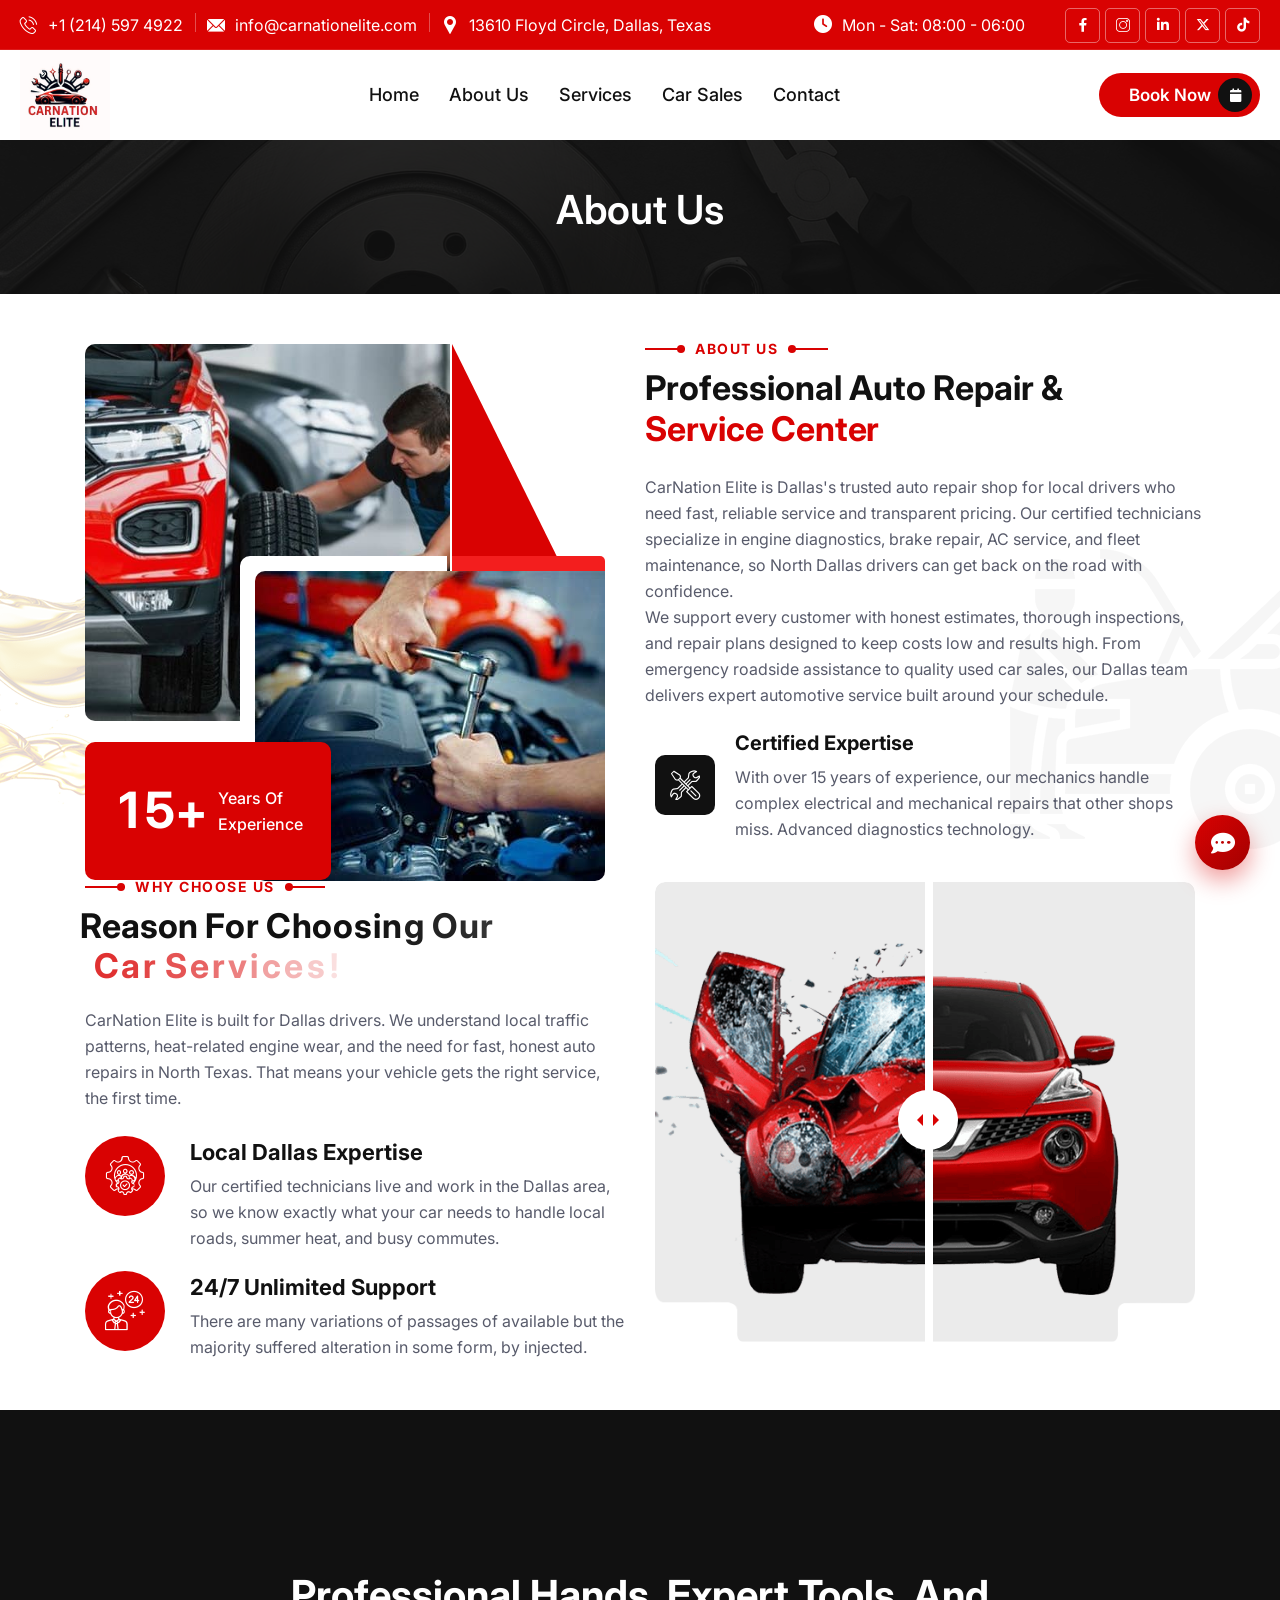
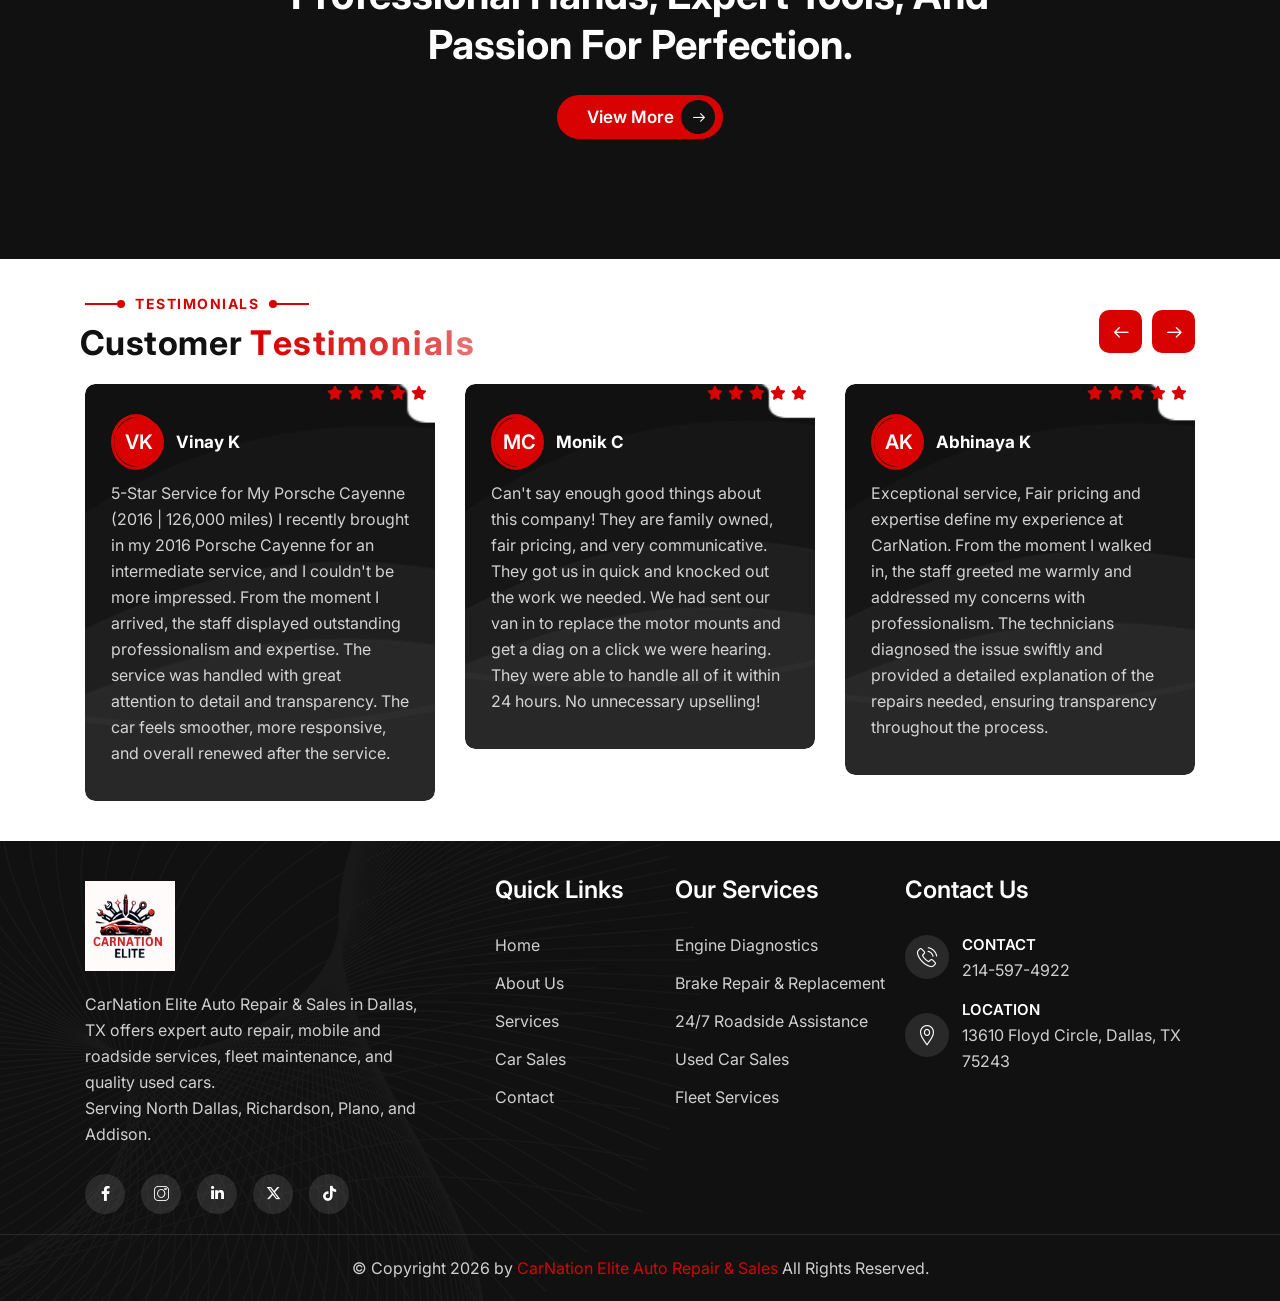
<file: about.html>
<!DOCTYPE html>
<html lang="en">


<head>
    <meta charset="UTF-8" />
    <meta name="viewport" content="width=device-width, initial-scale=1.0" />
    <title>About CarNation Elite - Professional Auto Repair & Used Cars Dallas TX</title>
    <meta name="description"
        content="Learn about CarNation Elite - Dallas's trusted auto repair and used car dealership with 15+ years experience. Meet our certified technicians and discover our commitment to quality service, transparent pricing, and customer satisfaction." />
    <meta name="keywords"
        content="about CarNation Elite, auto repair Dallas TX, certified mechanics Dallas, used car dealership Dallas, roadside assistance Texas, fleet services Dallas, car maintenance experts, automotive repair specialists, Dallas auto shop history, certified technicians" />
    <meta name="author" content="CarNation Elite Auto Repair & Sales" />
    <meta name="robots" content="index, follow, max-image-preview:large, max-snippet:-1, max-video-preview:-1" />
    <meta name="language" content="English" />
    <meta name="geo.region" content="US-TX" />
    <meta name="geo.placename" content="Dallas, Texas" />
    <meta name="geo.position" content="32.7767;-96.7970" />
    <link rel="apple-touch-icon" sizes="180x180" href="assets/images/favicons/apple-touch-icon.png" />
    <link rel="icon" type="image/png" sizes="32x32" href="assets/images/favicons/favicon-32x32.png" />
    <link rel="icon" type="image/png" sizes="16x16" href="assets/images/favicons/favicon-16x16.png" />
    <link rel="canonical" href="https://carnationelite.com/about.html" />
    <meta property="og:locale" content="en_US" />
    <meta property="og:type" content="website" />
    <meta property="og:title" content="About CarNation Elite - Meet Dallas's Trusted Auto Repair Experts" />
    <meta property="og:description"
        content="Discover CarNation Elite's story - 15+ years serving Dallas with expert auto repair, quality used cars, and certified technicians. Learn about our commitment to excellence and customer satisfaction." />
    <meta property="og:url" content="https://carnationelite.com/about.html" />
    <meta property="og:site_name" content="CarNation Elite Auto Repair & Sales" />
    <meta property="og:image" content="https://carnationelite.com/assets/images/resources/logo-2.png" />
    <meta property="og:image:width" content="1200" />
    <meta property="og:image:height" content="630" />
    <meta name="twitter:card" content="summary_large_image" />
    <meta name="twitter:title" content="About CarNation Elite - Dallas Auto Repair Experts" />
    <meta name="twitter:description"
        content="Meet the team behind Dallas's trusted auto repair service. 15+ years experience, certified technicians, and commitment to quality service." />
    <meta name="twitter:image" content="https://carnationelite.com/assets/images/resources/logo-2.png" />
    <meta name="twitter:site" content="@carnationelite" />
    <script type="application/ld+json">
    {
        "@context": "https://schema.org",
        "@type": "AutoRepair",
        "name": "CarNation Elite Auto Repair & Sales",
        "description": "Expert auto repair, 24/7 roadside assistance, fleet services & quality used cars in Dallas, TX. Certified technicians with 15+ years experience.",
        "url": "https://carnationelite.com",
        "logo": "https://carnationelite.com/assets/images/resources/logo-2.png",
        "image": "https://carnationelite.com/assets/images/resources/about-one-img-1.jpg",
        "telephone": "+1-214-597-4922",
        "email": "info@carnationelite.com",
        "address": {
            "@type": "PostalAddress",
            "streetAddress": "13610 Floyd Circle",
            "addressLocality": "Dallas",
            "addressRegion": "TX",
            "postalCode": "75243",
            "addressCountry": "US"
        },
        "geo": {
            "@type": "GeoCoordinates",
            "latitude": "32.7767",
            "longitude": "-96.7970"
        },
        "openingHours": "Mo-Sa 08:00-18:00",
        "priceRange": "$$",
        "hasOfferCatalog": {
            "@type": "OfferCatalog",
            "name": "Auto Repair Services",
            "itemListElement": [
                {
                    "@type": "Offer",
                    "itemOffered": {
                        "@type": "Service",
                        "name": "Engine Diagnostics",
                        "description": "Advanced engine diagnostics to quickly identify and resolve issues"
                    }
                },
                {
                    "@type": "Offer",
                    "itemOffered": {
                        "@type": "Service",
                        "name": "Brake Repair",
                        "description": "Expert brake inspections, repairs, and replacements"
                    }
                },
                {
                    "@type": "Offer",
                    "itemOffered": {
                        "@type": "Service",
                        "name": "24/7 Roadside Assistance",
                        "description": "Emergency towing and roadside repair services"
                    }
                },
                {
                    "@type": "Offer",
                    "itemOffered": {
                        "@type": "Service",
                        "name": "Used Car Sales",
                        "description": "Quality inspected used cars with transparent history"
                    }
                }
            ]
        },
        "aggregateRating": {
            "@type": "AggregateRating",
            "ratingValue": "4.8",
            "reviewCount": "77",
            "bestRating": "5"
        },
        "sameAs": [
            "https://www.facebook.com/carnationelite",
            "https://www.instagram.com/carnation_elite/",
            "https://www.linkedin.com/company/carnation-elite/",
            "https://twitter.com/carnationelite",
            "https://www.tiktok.com/in/about"
        ]
    }
    </script>
    <script type="application/ld+json">
    {
        "@context": "https://schema.org",
        "@type": "LocalBusiness",
        "name": "CarNation Elite Auto Repair & Sales",
        "description": "Dallas's premier auto repair and used car dealership serving North Dallas, Richardson, Plano, and Addison.",
        "url": "https://carnationelite.com",
        "telephone": "+1-214-597-4922",
        "address": {
            "@type": "PostalAddress",
            "streetAddress": "13610 Floyd Circle",
            "addressLocality": "Dallas",
            "addressRegion": "TX",
            "postalCode": "75243",
            "addressCountry": "US"
        },
        "geo": {
            "@type": "GeoCoordinates",
            "latitude": "32.7767",
            "longitude": "-96.7970"
        },
        "openingHours": [
            "Mo 08:00-18:00",
            "Tu 08:00-18:00",
            "We 08:00-18:00",
            "Th 08:00-18:00",
            "Fr 08:00-18:00",
            "Sa 08:00-18:00"
        ],
        "servesCuisine": "Auto Repair Services",
        "areaServed": {
            "@type": "GeoCircle",
            "geoMidpoint": {
                "@type": "GeoCoordinates",
                "latitude": "32.7767",
                "longitude": "-96.7970"
            },
            "geoRadius": "25"
        }
    }
    </script>
    <link rel="preconnect" href="https://fonts.googleapis.com/">
    <link rel="preconnect" href="https://fonts.gstatic.com/" crossorigin>
    <link rel="stylesheet" href="https://cdnjs.cloudflare.com/ajax/libs/font-awesome/6.5.0/css/all.min.css">

    <link
        href="https://fonts.googleapis.com/css2?family=Inter:ital,opsz,wght@0,14..32,100..900;1,14..32,100..900&amp;display=swap"
        rel="stylesheet">
    <link rel="stylesheet" href="assets/css/bootstrap.min.css" />
    <link rel="stylesheet" href="assets/css/animate.min.css" />
    <link rel="stylesheet" href="assets/css/custom-animate.css" />
    <link rel="stylesheet" href="assets/css/swiper.min.css" />
    <link rel="stylesheet" href="assets/css/font-awesome-all.css" />
    <link rel="stylesheet" href="assets/css/jarallax.css" />
    <link rel="stylesheet" href="assets/css/flaticon.css">
    <link rel="stylesheet" href="assets/css/aos.css" />
    <link rel="stylesheet" href="assets/css/odometer.min.css" />
    <link rel="stylesheet" href="assets/css/twentytwenty.css" />
    <link rel="stylesheet" href="assets/css/style.css" />
    <link rel="stylesheet" href="assets/css/responsive.css" />
    <link rel="stylesheet" href="assets/css/chatbot.css">
    <link rel="stylesheet" href="assets/css/mobile-bottom-nav.css">
</head>

<body class="custom-cursor">


    <div id="preloader">
        <div class="preloader">
            <span></span>
            <span></span>
        </div>
    </div>
    <div class="page-wrapper">
        <header class="main-header-two">
            <div class="main-menu-two__top">
                <div class="main-menu-two__top-inner">
                    <ul class="list-unstyled main-menu-two__contact-list">
                        <li>
                            <div class="icon">
                                <i class="icon-phone-call"></i>
                            </div>
                            <div class="text">
                                <p><a href="tel:+12145974922">+1 (214) 597 4922</a></p>
                            </div>
                        </li>
                        <li>
                            <div class="icon">
                                <i class="icon-email"></i>
                            </div>
                            <div class="text">
                                <p><a href="mailto:info@carnationelite.com">info@carnationelite.com</a>
                                </p>
                            </div>
                        </li>
                        <li>
                            <div class="icon">
                                <i class="icon-pin"></i>
                            </div>
                            <div class="text">
                                <p>13610 Floyd Circle, Dallas, Texas</p>
                            </div>
                        </li>
                    </ul>
                    <p class="main-menu-two__top-welcome-text">Welcome to CarNation Elite Auto Repair</p>
                    <div class="main-menu-two__top-right">
                        <div class="main-menu-two__top-time">
                            <div class="main-menu-two__top-time-icon">
                                <span class="fas fa-clock"></span>
                            </div>
                            <p class="main-menu-two__top-text">Mon - Sat: 08:00 - 06:00</p>
                        </div>
                        <div class="main-menu-two__social">
                            <a target="_blank" href="https://www.facebook.com/carnationelite"><i
                                    class="icon-facebook-app-symbol"></i></a>
                            <a target="_blank" href="https://www.instagram.com/carnation_elite/"><i
                                    class="icon-instagram"></i></a>
                            <a target="_blank" href="https://www.linkedin.com/company/carnation-elite/"><i
                                    class="fab fa-linkedin-in"></i></a>
                            <a target="_blank" href="https://twitter.com/carnationelite"><i
                                    class="fa-brands fa-x-twitter"></i></a>
                            <a target="_blank" href="https://www.tiktok.com/in/about">
                                <i class="fa-brands fa-tiktok"></i>
                            </a>
                        </div>
                    </div>
                </div>
            </div>
            <nav class="main-menu main-menu-two">
                <div class="main-menu-two__wrapper">
                    <div class="main-menu-two__wrapper-inner">
                        <div class="main-menu-two__left">
                            <div class="main-menu-two__logo">
                                <a href="index.html"><img src="assets/images/resources/logo-2.png" class="bg-white"
                                        alt="" style="height: 90px; width: 90px;"></a>
                            </div>
                        </div>
                        <div class="main-menu-two__main-menu-box">
                            <a href="javascript:void(0);" class="mobile-nav__toggler"><i class="fa fa-bars"></i></a>
                            <ul class="main-menu__list">
                                <li>
                                    <a href="./index.html">Home</a>
                                </li>
                                <li>
                                    <a href="./about.html">About Us</a>
                                </li>
                                <li>
                                    <a href="./services.html">Services</a>
                                </li>
                                <li>
                                    <a href="./carsales.html">Car Sales</a>
                                </li>
                                <li>
                                    <a href="./contact.html">Contact</a>
                                </li>

                            </ul>
                        </div>
                       <div class="main-menu-two__right">
                            <div class="main-menu-two__btn-box">
                                <a href="https://calendly.com/carnationelite/schedule-your-appointment" class="thm-btn"
                                    target="_blank">
                                    Book Now
                                    <span><i class="fa fa-calendar"></i></span>
                                </a>
                            </div>
                        </div>
                    </div>
                </div>
            </nav>
        </header>

        <div class="stricky-header stricked-menu main-menu main-menu-two">
            <div class="sticky-header__content"></div>
        </div>



        <section class="page-header">
            <div class="page-header__bg" style="background-image: url(assets/images/backgrounds/page-header-bg.jpg);">
            </div>
            <div class="container">
                <div class="page-header__inner">
                    <h3>About Us</h3>
                </div>
            </div>
        </section>
        <!--Page Header End-->

        <!--About One Start -->
        <section class="about-one">
            <div class="about-one__shape-1 float-bob-x">
                <img src="assets/images/shapes/about-one-shape-1.png" alt="">
            </div>
            <div class="about-one__shape-2 float-bob-y">
                <img src="assets/images/shapes/about-one-shape-2.png" alt="">
            </div>
            <div class="container">
                <div class="row">
                    <div class="col-xl-6">
                        <div class="about-one__left wow slideInLeft" data-wow-delay="100ms" data-wow-duration="2500ms">
                            <div class="about-one__img-box">
                                <div class="about-one__img">
                                    <img src="assets/images/resources/about-one-img-1.jpg" alt="">
                                </div>
                                <div class="about-one__img-two">
                                    <img src="assets/images/resources/about-one-img-2.jpg" alt="">
                                </div>
                                <div class="about-one__experience-box">
                                    <div class="about-one__experience-count">
                                        <h3 class="odometer" data-count="15">00</h3>
                                        <span>+</span>
                                    </div>
                                    <p class="about-one__experience-count-text">Years Of <br> Experience</p>
                                </div>
                            </div>
                        </div>
                    </div>
                    <div class="col-xl-6">
                        <div class="about-one__right">
                            <div class="section-title text-left sec-title-animation animation-style2">
                                <div class="section-title__tagline-box">
                                    <div class="section-title__tagline-border">
                                        <div class="section-title__shape-1">
                                            <i class="section-title__circle"></i>
                                        </div>
                                    </div>
                                    <h6 class="section-title__tagline">ABOUT US</h6>
                                    <div class="section-title__tagline-border">
                                        <div class="section-title__shape-2">
                                            <i class="section-title__circle"></i>
                                        </div>
                                    </div>
                                </div>
                                <h3 class="section-title__title title-animation">Professional Auto Repair &
                                    <span>Service Center</span>
                                </h3>
                            </div>
                            <p class="about-one__text">CarNation Elite is Dallas's trusted auto repair shop for local drivers who need fast, reliable service and transparent pricing. Our certified technicians specialize in engine diagnostics, brake repair, AC service, and fleet maintenance, so North Dallas drivers can get back on the road with confidence.</p>
                            <p class="about-one__text">We support every customer with honest estimates, thorough inspections, and repair plans designed to keep costs low and results high. From emergency roadside assistance to quality used car sales, our Dallas team delivers expert automotive service built around your schedule.</p>
                        </div>
                        <ul class="about-two__points-box">
                            <li>
                                <div class="icon">
                                    <span class="icon-tools-1"></span>
                                </div>
                                <div class="content">
                                    <h4 class="about-two__points-title">Certified Expertise</h4>
                                    <p class="about-two__points-text">With over 15 years of experience, our
                                        mechanics handle complex electrical and mechanical repairs that other shops
                                        miss. <br> Advanced diagnostics technology.</p>
                                </div>
                            </li>
                        </ul>
                    </div>
                </div>
            </div>
        </section>

        <section class="why-choose-two about-page-why-choose">
            <div class="container">
                <div class="row">
                    <div class="col-xl-6">
                        <div class="why-choose-two__left">
                            <div class="section-title text-left sec-title-animation animation-style2">
                                <div class="section-title__tagline-box">
                                    <div class="section-title__tagline-border">
                                        <div class="section-title__shape-1">
                                            <i class="section-title__circle"></i>
                                        </div>
                                    </div>
                                    <h6 class="section-title__tagline">Why Choose us</h6>
                                    <div class="section-title__tagline-border">
                                        <div class="section-title__shape-2">
                                            <i class="section-title__circle"></i>
                                        </div>
                                    </div>
                                </div>
                                <h3 class="section-title__title title-animation">Reason For Choosing
                                    Our <span>Car Services!</span>
                                </h3>
                            </div>
                            <p class="why-choose-two__text">CarNation Elite is built for Dallas drivers. We understand local traffic patterns, heat-related engine wear, and the need for fast, honest auto repairs in North Texas. That means your vehicle gets the right service, the first time.</p>
                            <ul class="why-choose-two__points">
                                <li>
                                    <div class="icon">
                                        <span class="icon-professional-services"></span>
                                    </div>
                                    <div class="content">
                                        <h4>Local Dallas Expertise</h4>
                                        <p>Our certified technicians live and work in the Dallas area, so we know exactly what your car needs to handle local roads, summer heat, and busy commutes.</p>
                                    </div>
                                </li>
                                <li>
                                    <div class="icon">
                                        <span class="icon-24-hours"></span>
                                    </div>
                                    <div class="content">
                                        <h4>24/7 Unlimited Support</h4>
                                        <p>There are many variations of passages of available but the majority suffered
                                            alteration in some form, by injected.</p>
                                    </div>
                                </li>
                            </ul>
                        </div>
                    </div>
                    <div class="col-xl-6">
                        <div class="why-choose-two__right">
                            <div class="why-choose-two__img-box">
                                <div class="why-choose-two__img">
                                    <div class="before-after-twentytwenty" id="wrinkle-before-after">
                                        <img src="assets/images/resources/why-choose-two-img-1.png" alt="">
                                        <img src="assets/images/resources/why-choose-two-img-2.png" alt="">
                                    </div>
                                </div>
                            </div>
                        </div>
                    </div>
                </div>
            </div>
        </section>
        <!--Why Choose Two End-->

        <section class="video-one">
            <div class="video-one__bg jarallax" data-jarallax data-speed="0.2" data-imgPosition="50% 0%"
                style="background-image: url(assets/images/backgrounds/video-one-bg.jpg);">
            </div>
            <div class="container">
                <div class="video-one__inner">
                    <h2 class="video-one__title">Professional hands, expert tools, and <br>passion for perfection.</h2>
                    <div class="video-one__btn-box">
                        <a href="./services.html" class="thm-btn">View More
                            <span class="icon-next"></span>
                        </a>
                    </div>
                </div>
            </div>
        </section>

        <section class="testimonial-two">
            <div class="container">
                <div class="testimonial-two__top">
                    <div class="section-title text-left sec-title-animation animation-style2">
                        <div class="section-title__tagline-box">
                            <div class="section-title__tagline-border">
                                <div class="section-title__shape-1">
                                    <i class="section-title__circle"></i>
                                </div>
                            </div>
                            <h6 class="section-title__tagline">Testimonials</h6>
                            <div class="section-title__tagline-border">
                                <div class="section-title__shape-2">
                                    <i class="section-title__circle"></i>
                                </div>
                            </div>
                        </div>
                        <h3 class="section-title__title title-animation">Customer <span>Testimonials</span>
                        </h3>
                    </div>
                    <div class="testimonial-two__nav">
                        <div class="swiper-button-next1">
                            <i class="icon-back"></i>
                        </div>
                        <div class="swiper-button-prev1">
                            <i class="icon-next"></i>
                        </div>
                    </div>
                </div>
                <div class="swiper-container testimonial-two__carousel">
                    <div class="swiper-wrapper">
                        <div class="swiper-slide">
                            <div class="testimonial-two__single-inner">
                                <div class="testimonial-two__single">
                                    <div class="testimonial-two__single-bg-shape"
                                        style="background-image: url(assets/images/shapes/testimonial-two-single-bg-shape.png);">
                                    </div>
                                    <div class="testimonial-two__author-box">
                                        <div class="testimonial-two__author-img">
                                            <div class="testimonial-two__letter-avatar">VK</div>
                                        </div>
                                        <div class="testimonial-two__author-content">
                                            <h3 class="testimonial-two__author-name"><a href="javascript:void(0);">Vinay
                                                    K</a>
                                            </h3>
                                        </div>
                                    </div>
                                    <p class="testimonial-two__author-text">5-Star Service for My Porsche Cayenne (2016
                                        | 126,000 miles) I recently brought in my 2016 Porsche Cayenne for an
                                        intermediate service, and I couldn't be more impressed. From the moment I
                                        arrived, the staff displayed outstanding professionalism and expertise. The
                                        service was handled with great attention to detail and transparency. The car
                                        feels smoother, more responsive, and overall renewed after the service.</p>

                                </div>
                                <div class="testimonial-two__ratting">
                                    <span class="fas fa-star"></span>
                                    <span class="fas fa-star"></span>
                                    <span class="fas fa-star"></span>
                                    <span class="fas fa-star"></span>
                                    <span class="fas fa-star"></span>
                                </div>
                            </div>
                        </div>
                        <div class="swiper-slide">
                            <div class="testimonial-two__single-inner">
                                <div class="testimonial-two__single">
                                    <div class="testimonial-two__single-bg-shape"
                                        style="background-image: url(assets/images/shapes/testimonial-two-single-bg-shape.png);">
                                    </div>
                                    <div class="testimonial-two__author-box">
                                        <div class="testimonial-two__author-img">
                                            <div class="testimonial-two__letter-avatar">MC</div>
                                        </div>
                                        <div class="testimonial-two__author-content">
                                            <h3 class="testimonial-two__author-name"><a href="javascript:void(0);">Monik
                                                    C</a></h3>
                                        </div>
                                    </div>
                                    <p class="testimonial-two__author-text">Can't say enough good things about this
                                        company! They are family owned, fair pricing, and very communicative. They got
                                        us in quick and knocked out the work we needed. We had sent our van in to
                                        replace the motor mounts and get a diag on a click we were hearing. They were
                                        able to handle all of it within 24 hours. No unnecessary upselling!</p>

                                </div>
                                <div class="testimonial-two__ratting">
                                    <span class="fas fa-star"></span>
                                    <span class="fas fa-star"></span>
                                    <span class="fas fa-star"></span>
                                    <span class="fas fa-star"></span>
                                    <span class="fas fa-star"></span>
                                </div>
                            </div>
                        </div>
                        <div class="swiper-slide">
                            <div class="testimonial-two__single-inner">
                                <div class="testimonial-two__single">
                                    <div class="testimonial-two__single-bg-shape"
                                        style="background-image: url(assets/images/shapes/testimonial-two-single-bg-shape.png);">
                                    </div>
                                    <div class="testimonial-two__author-box">
                                        <div class="testimonial-two__author-img">
                                            <div class="testimonial-two__letter-avatar">AK</div>
                                        </div>
                                        <div class="testimonial-two__author-content">
                                            <h3 class="testimonial-two__author-name"><a
                                                    href="javascript:void(0);">Abhinaya K</a></h3>
                                        </div>
                                    </div>
                                    <p class="testimonial-two__author-text">Exceptional service, Fair pricing and
                                        expertise define my experience at CarNation. From the moment I walked in, the
                                        staff greeted me warmly and addressed my concerns with professionalism. The
                                        technicians diagnosed the issue swiftly and provided a detailed explanation of
                                        the repairs needed, ensuring transparency throughout the process.</p>

                                </div>
                                <div class="testimonial-two__ratting">
                                    <span class="fas fa-star"></span>
                                    <span class="fas fa-star"></span>
                                    <span class="fas fa-star"></span>
                                    <span class="fas fa-star"></span>
                                    <span class="fas fa-star"></span>
                                </div>
                            </div>
                        </div>

                        <div class="swiper-slide">
                            <div class="testimonial-two__single-inner">
                                <div class="testimonial-two__single">
                                    <div class="testimonial-two__single-bg-shape"
                                        style="background-image: url(assets/images/shapes/testimonial-two-single-bg-shape.png);">
                                    </div>
                                    <div class="testimonial-two__author-box">
                                        <div class="testimonial-two__author-img">
                                            <div class="testimonial-two__letter-avatar">YG</div>
                                        </div>
                                        <div class="testimonial-two__author-content">
                                            <h3 class="testimonial-two__author-name"><a
                                                    href="javascript:void(0);">Yugandhar G</a></h3>
                                        </div>
                                    </div>
                                    <p class="testimonial-two__author-text"> I recently used Carnation Elite Service and
                                        had an excellent experience. The entire process was smooth. The staff was very
                                        professional, explained the details clearly, and made sure I was comfortable
                                        with the service options. Overall, Carnation Elite Service exceeded my
                                        expectations!</p>

                                </div>
                                <div class="testimonial-two__ratting">
                                    <span class="fas fa-star"></span>
                                    <span class="fas fa-star"></span>
                                    <span class="fas fa-star"></span>
                                    <span class="fas fa-star"></span>
                                    <span class="fas fa-star"></span>
                                </div>
                            </div>
                        </div>
                        <div class="swiper-slide">
                            <div class="testimonial-two__single-inner">
                                <div class="testimonial-two__single">
                                    <div class="testimonial-two__single-bg-shape"
                                        style="background-image: url(assets/images/shapes/testimonial-two-single-bg-shape.png);">
                                    </div>
                                    <div class="testimonial-two__author-box">
                                        <div class="testimonial-two__author-img">
                                            <div class="testimonial-two__letter-avatar">BV</div>
                                        </div>
                                        <div class="testimonial-two__author-content">
                                            <h3 class="testimonial-two__author-name"><a
                                                    href="javascript:void(0);">Briana V</a></h3>
                                        </div>
                                    </div>
                                    <p class="testimonial-two__author-text">Extremely satisfied with the work that was
                                        done on my 2020 Mercedes. They had it ready in a couple of hours when the
                                        dealership was trying to keep it for a week and were trying to charge me an arm
                                        and a leg. The price was way better, very professional. I Extremely recommend
                                        them!</p>

                                </div>
                                <div class="testimonial-two__ratting">
                                    <span class="fas fa-star"></span>
                                    <span class="fas fa-star"></span>
                                    <span class="fas fa-star"></span>
                                    <span class="fas fa-star"></span>
                                    <span class="fas fa-star"></span>
                                </div>
                            </div>
                        </div>
                        <div class="swiper-slide">
                            <div class="testimonial-two__single-inner">
                                <div class="testimonial-two__single">
                                    <div class="testimonial-two__single-bg-shape"
                                        style="background-image: url(assets/images/shapes/testimonial-two-single-bg-shape.png);">
                                    </div>
                                    <div class="testimonial-two__author-box">
                                        <div class="testimonial-two__author-img">
                                            <div class="testimonial-two__letter-avatar">M</div>
                                        </div>
                                        <div class="testimonial-two__author-content">
                                            <h3 class="testimonial-two__author-name"><a
                                                    href="javascript:void(0);">Mahesh</a></h3>
                                        </div>
                                    </div>
                                    <p class="testimonial-two__author-text">Been in Dallas for 8yrs, for the first time
                                        I see a desi Auto repair shop. I did my 100k service on my 2018 BMW 340i, got
                                        1500$ less quote compared to dealership quote and explained everything
                                        professionally. Highly recommended.</p>

                                </div>
                                <div class="testimonial-two__ratting">
                                    <span class="fas fa-star"></span>
                                    <span class="fas fa-star"></span>
                                    <span class="fas fa-star"></span>
                                    <span class="fas fa-star"></span>
                                    <span class="fas fa-star"></span>
                                </div>
                            </div>
                        </div>
                        <div class="swiper-slide">
                            <div class="testimonial-two__single-inner">
                                <div class="testimonial-two__single">
                                    <div class="testimonial-two__single-bg-shape"
                                        style="background-image: url(assets/images/shapes/testimonial-two-single-bg-shape.png);">
                                    </div>
                                    <div class="testimonial-two__author-box">
                                        <div class="testimonial-two__author-img">
                                            <div class="testimonial-two__letter-avatar">G</div>
                                        </div>
                                        <div class="testimonial-two__author-content">
                                            <h3 class="testimonial-two__author-name"><a
                                                    href="javascript:void(0);">Vikash</a></h3>
                                        </div>
                                    </div>
                                    <p class="testimonial-two__author-text">I tried several garages before finding
                                        Carnation Elite in Dallas, where they successfully addressed my car's problem
                                        that no one else could. Their expertise and thorough work were worth the extra
                                        time. Highly recommend for complex car issues!</p>

                                </div>
                                <div class="testimonial-two__ratting">
                                    <span class="fas fa-star"></span>
                                    <span class="fas fa-star"></span>
                                    <span class="fas fa-star"></span>
                                    <span class="fas fa-star"></span>
                                    <span class="fas fa-star"></span>
                                </div>
                            </div>
                        </div>
                    </div>
                </div>
            </div>
        </section>

        <footer class="site-footer-two">
            <div class="site-footer-two__shape-1 float-bob-x">
                <img src="assets/images/shapes/site-footer-two-shape-1.png" alt="">
            </div>
            <div class="container">
                <div class="site-footer-two__top">
                    <div class="row">
                        <div class="col-xl-4 col-lg-6 col-md-6 wow fadeInUp" data-wow-delay="100ms">
                            <div class="footer-widget-two__column footer-widget-two__about">
                                <div class="footer-widget-two__logo">
                                    <a href="index.html"><img src="assets/images/resources/logo-2.png" class="bg-white"
                                            alt="" style="height: 90px; width: 90px;"></a>
                                </div>
                                <p class="footer-widget-two__about-text">CarNation Elite Auto Repair & Sales in Dallas,
                                    TX offers expert auto repair, mobile and roadside services, fleet maintenance, and
                                    quality used cars. <br> Serving North Dallas, Richardson, Plano, and Addison.</p>
                                <div class="site-footer-two__social">
                                    <a target="_blank" href="https://www.facebook.com/carnationelite"><i
                                            class="icon-facebook-app-symbol"></i></a>
                                    <a target="_blank" href="https://www.instagram.com/carnation_elite/"><i
                                            class="icon-instagram"></i></a>
                                    <a target="_blank" href="https://www.linkedin.com/company/carnation-elite/"><i
                                            class="fab fa-linkedin-in"></i></a>
                                    <a target="_blank" href="https://twitter.com/carnationelite"><i
                                            class="fa-brands fa-x-twitter"></i></a>
                                    <a target="_blank" href="https://www.tiktok.com/in/about">
                                        <i class="fa-brands fa-tiktok"></i>
                                    </a>
                                </div>
                            </div>
                        </div>
                        <div class="col-xl-2 col-lg-6 col-md-6 wow fadeInUp" data-wow-delay="200ms">
                            <div class="footer-widget-two__column footer-widget-two__usefull-link">
                                <div class="footer-widget-two__title-box">
                                    <h3 class="footer-widget-two__title">Quick Links</h3>
                                </div>
                                <div class="footer-widget-two__link-box">
                                    <ul class="footer-widget-two__link list-unstyled">
                                        <li><a href="index.html">Home</a></li>
                                        <li><a href="./about.html">About Us</a></li>
                                        <li><a href="./services.html">Services</a></li>
                                        <li><a href="./carsales.html">Car Sales</a></li>
                                        <li><a href="./contact.html">Contact</a></li>
                                    </ul>
                                </div>
                            </div>
                        </div>
                        <div class="col-xl-3 col-lg-6 col-md-6 wow fadeInUp" data-wow-delay="300ms">
                            <div class="footer-widget-two__column footer-widget-two__services">
                                <div class="footer-widget-two__title-box">
                                    <h3 class="footer-widget-two__title">Our Services</h3>
                                </div>
                                <ul class="footer-widget-two__link list-unstyled">
                                    <li><a href="./blog/engine-diagnostics-dallas.html">Engine Diagnostics</a>
                                    </li>
                                    <li><a href="./blog/brake-repair-dallas.html">Brake Repair & Replacement</a>
                                    </li>
                                    <li><a href="./blog/roadside-assistance-dallas.html">24/7 Roadside Assistance</a></li>
                                    <li><a href="./blog/used-car-sales-dallas.html">Used Car Sales</a></li>
                                    <li><a href="./blog/fleet-services-dallas.html">Fleet Services</a>
                                    </li>
                                </ul>
                            </div>
                        </div>
                        <div class="col-xl-3 col-lg-6 col-md-6 wow fadeInUp" data-wow-delay="400ms">
                            <div class="footer-widget-two__column footer-widget-two__newsletter">
                                <div class="footer-widget-two__title-box">
                                    <h3 class="footer-widget-two__newsletter-title">Contact Us</h3>
                                </div>
                                <ul class="footer-widget-two__contact list-unstyled">
                                    <li>
                                        <div class="icon">
                                            <span class="icon-phone-call"></span>
                                        </div>
                                        <div class="content">
                                            <h5>Contact</h5>
                                            <p><a href="tel:+12145974922">214-597-4922</a></p>
                                        </div>
                                    </li>
                                    <li>
                                        <div class="icon">
                                            <span class="icon-location"></span>
                                        </div>
                                        <div class="content">
                                            <h5>Location</h5>
                                            <p>13610 Floyd Circle, Dallas, TX 75243</p>
                                        </div>
                                    </li>
                                </ul>

                            </div>
                        </div>
                    </div>
                </div>
            </div>
            <div class="site-footer-two__bottom">
                <div class="container">
                    <div class="site-footer-two__bottom-inner">
                        <p class="site-footer-two__bottom-text">© Copyright 2026 by <a
                                href="javascript:void(0);">CarNation Elite Auto
                                Repair & Sales</a> All Rights
                            Reserved.</p>
                    </div>
                </div>
            </div>
        </footer>
    </div>


    <div class="mobile-nav__wrapper">
        <div class="mobile-nav__overlay mobile-nav__toggler"></div>
        <div class="mobile-nav__content">
            <span class="mobile-nav__close mobile-nav__toggler"><i class="fa fa-times"></i></span>
            <div class="logo-box">
                <a href="index.html" aria-label="logo image"><img src="assets/images/resources/logo-2.png" width="60px"
                        alt="logo" /></a>
            </div>
            <div class="mobile-nav__container"></div>
            <ul class="mobile-nav__contact list-unstyled">
                <li>
                    <i class="fa fa-envelope"></i>
                    <a href="mailto:info@carnationelite.com">info@carnationelite.com</a>
                </li>
                <li>
                    <i class="fas fa-phone"></i>
                    <a href="tel:214-597-4922">214-597-4922</a>
                </li>
            </ul>
            <div class="mobile-nav__top">
                <div class="mobile-nav__social">
                    <a target="_blank" href="https://www.facebook.com/carnationelite"><i
                            class="icon-facebook-app-symbol"></i></a>
                    <a target="_blank" href="https://www.instagram.com/carnation_elite/"><i
                            class="icon-instagram"></i></a>
                    <a target="_blank" href="https://www.linkedin.com/company/carnation-elite/"><i
                            class="fab fa-linkedin-in"></i></a>
                    <a target="_blank" href="https://twitter.com/carnationelite"><i
                            class="fa-brands fa-x-twitter"></i></a>
                    <a target="_blank" href="https://www.tiktok.com/in/about">
                        <i class="fa-brands fa-tiktok"></i>
                    </a>
                </div>
            </div>

        </div>
    </div>

    <a href="#" data-target="html" class="scroll-to-target scroll-to-top">
        <span class="scroll-to-top__wrapper"><span class="scroll-to-top__inner"></span></span>
        <span class="scroll-to-top__text"> Go Back Top</span>
    </a>


    <!-- Mobile Bottom Navigation -->
    <div class="mobile-bottom-nav">
        <a href="index.html">
            <i class="fa fa-home"></i>
            <span>Home</span>
        </a>
        <a href="about.html" class="active">
            <i class="fa fa-info-circle"></i>
            <span>About</span>
        </a>
        <a href="services.html">
            <i class="fa fa-briefcase"></i>
            <span>Services</span>
        </a>
        <a href="https://calendly.com/carnationelite/schedule-your-appointment" target="_blank">
            <i class="fa fa-calendar"></i>
            <span>Book Now</span>
        </a>
        <a href="contact.html">
            <i class="fa fa-user"></i>
            <span>Contact</span>
        </a>
    </div>

    <script src="assets/js/jquery-latest.js"></script>
    <script src="assets/js/bootstrap.bundle.min.js"></script>
    <script src="assets/js/jarallax.min.js"></script>
    <script src="assets/js/jquery.appear.min.js"></script>
    <script src="assets/js/swiper.min.js"></script>
    <script src="assets/js/wow.js"></script>
    <script src="assets/js/jquery-sidebar-content.js"></script>
    <script src="assets/js/aos.js"></script>
    <script src="assets/js/odometer.min.js"></script>
    <script src="assets/js/twentytwenty.js"></script>
    <script src="assets/js/jquery.event.move.js"></script>
    <script src="assets/js/gsap/gsap.js"></script>
    <script src="assets/js/gsap/ScrollTrigger.js"></script>
    <script src="assets/js/gsap/SplitText.js"></script>
    <script src="assets/js/script.js"></script>
    <!-- AI Chatbot -->
    <div class="ai-chatbot-overlay"></div>
    <div class="ai-chatbot-toggle">
        <i class="fas fa-comment-dots"></i>
    </div>

    <div class="ai-chatbot-window">
        <div class="ai-chatbot-header">
            <img src="assets/images/resources/logo-2.png" alt="AI Assistant">
            <div class="ai-chatbot-header-info">
                <h4>CarNation AI</h4>
                <span>Online</span>
            </div>
            <div class="ai-chatbot-close">
                <i class="fas fa-times"></i>
            </div>
        </div>
        <div class="ai-chatbot-messages">
            <div class="ai-message bot">
                Hello! Welcome to CarNation Elite Auto Repair & Sales. How can I help you today?
            </div>
        </div>
        <div class="ai-chatbot-input-area">
            <input type="text" placeholder="Type your message...">
            <button class="ai-chatbot-send">
                <i class="fas fa-paper-plane"></i>
            </button>
        </div>
    </div>

    <script src="assets/js/chatbot.js"></script>
<script src="assets/js/smoothscroll.min.js"></script>
</body>


</html>
</file>
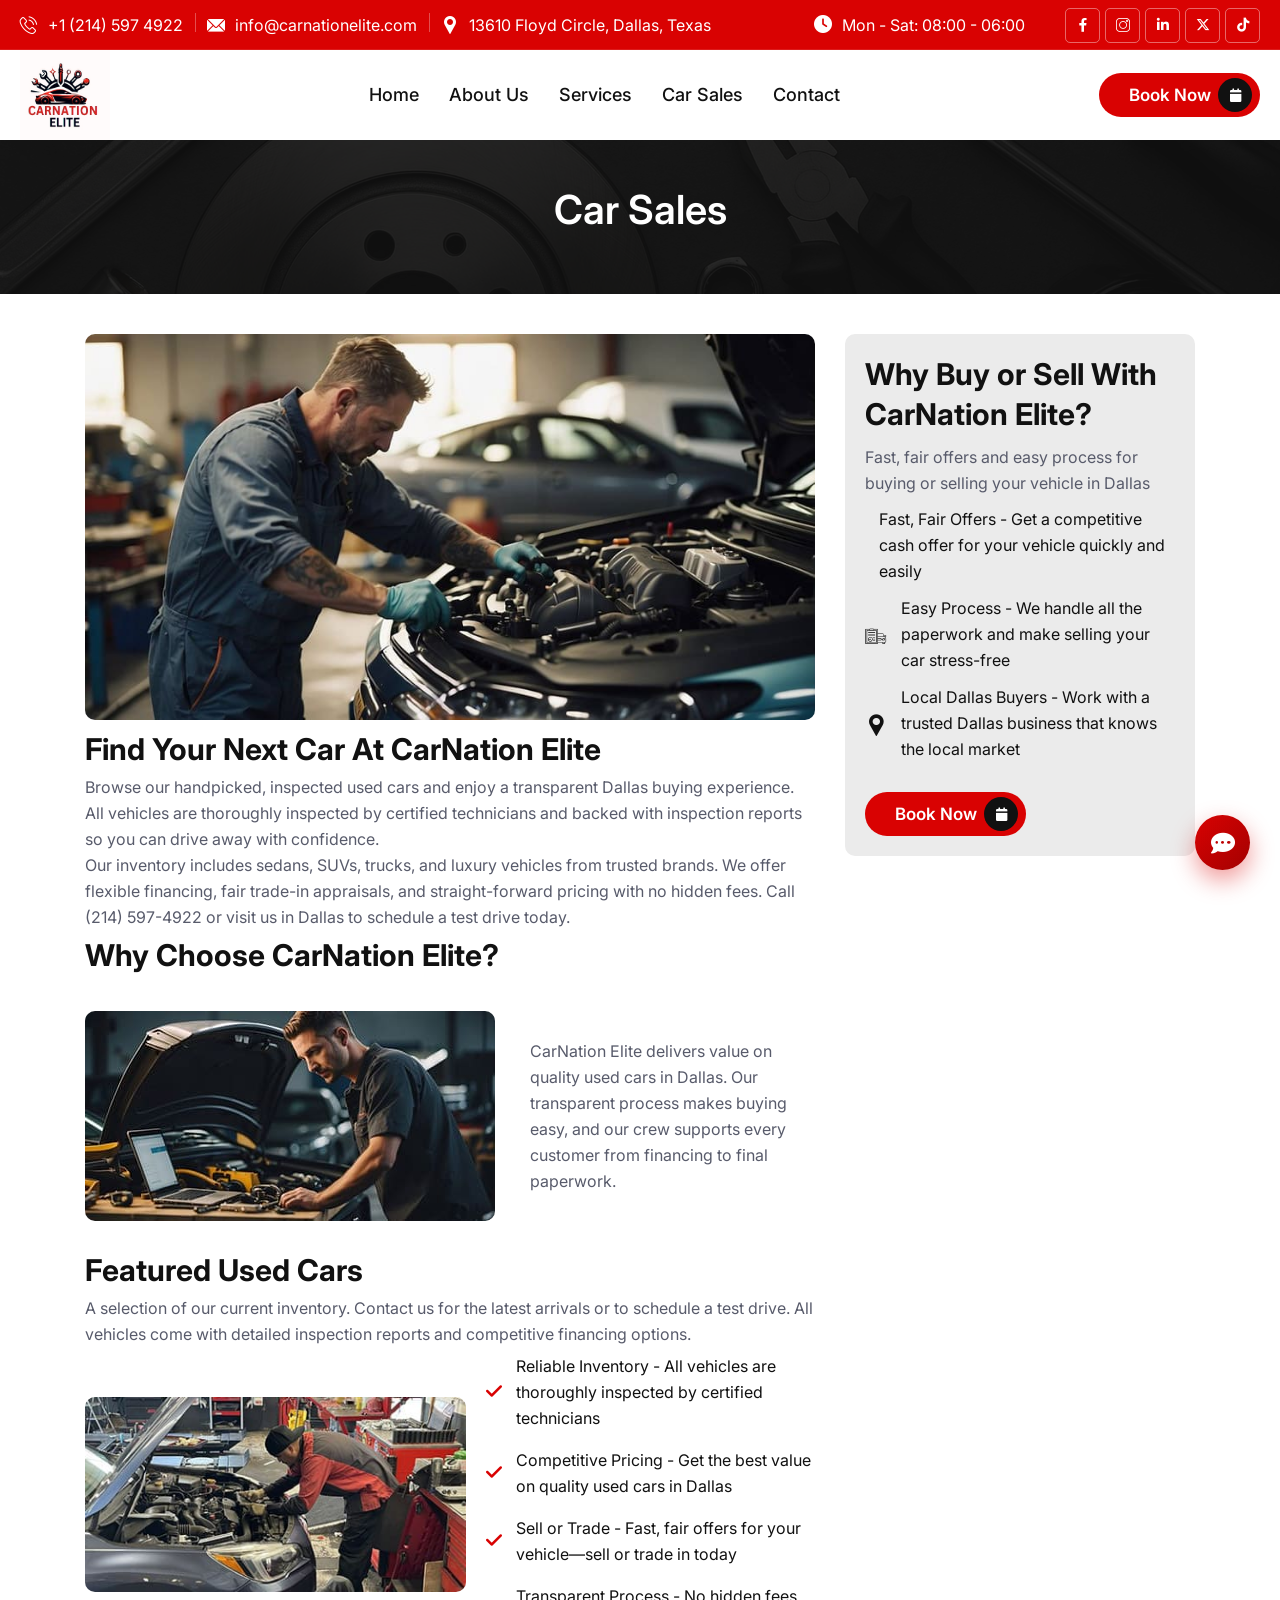
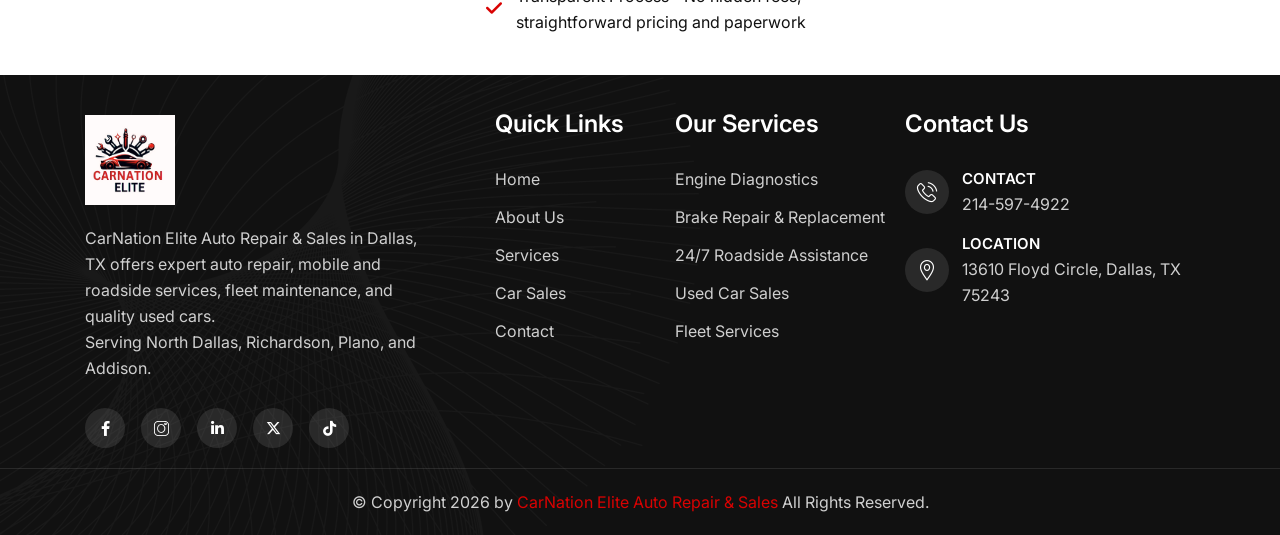
<file: carsales.html>
<!DOCTYPE html>
<html lang="en">

<head>
    <meta charset="UTF-8" />
    <meta name="viewport" content="width=device-width, initial-scale=1.0" />
    <title>Used Cars Dallas TX - CarNation Elite Auto Sales | Quality Pre-Owned Vehicles</title>
    <meta name="description"
        content="CarNation Elite offers quality used cars in Dallas, TX. Handpicked inspected vehicles, competitive pricing, stress-free buying experience. Sell or trade your car with trusted Dallas dealership." />
    <meta name="keywords" content="used cars Dallas TX, pre-owned vehicles Dallas, car dealership Dallas, sell my car Dallas, trade in car Dallas, certified used cars Dallas, auto sales Dallas, car financing Dallas, vehicle inspection Dallas, Dallas used car lot" />
    <meta name="author" content="CarNation Elite Auto Repair & Sales" />
    <meta name="robots" content="index, follow, max-image-preview:large, max-snippet:-1, max-video-preview:-1" />
    <meta name="language" content="English" />
    <meta name="geo.region" content="US-TX" />
    <meta name="geo.placename" content="Dallas, Texas" />
    <meta name="geo.position" content="32.7767;-96.7970" />
    <meta name="ICBM" content="32.7767, -96.7970" />
    <link rel="apple-touch-icon" sizes="180x180" href="assets/images/favicons/apple-touch-icon.png" />
    <link rel="icon" type="image/png" sizes="32x32" href="assets/images/favicons/favicon-32x32.png" />
    <link rel="icon" type="image/png" sizes="16x16" href="assets/images/favicons/favicon-16x16.png" />
    <meta property="og:locale" content="en_US" />
    <meta property="og:type" content="website" />
    <meta property="og:title" content="Quality Used Cars Dallas TX - CarNation Elite Auto Sales" />
    <meta property="og:description" content="Find quality used cars in Dallas at CarNation Elite. Handpicked inspected vehicles, competitive pricing, easy financing. Sell or trade your car fast with fair offers." />
    <meta property="og:url" content="https://carnationelite.com/carsales.html" />
    <meta property="og:site_name" content="CarNation Elite Auto Repair & Sales" />
    <meta property="og:image" content="https://carnationelite.com/assets/images/resources/logo-2.png" />
    <meta property="og:image:width" content="1200" />
    <meta property="og:image:height" content="630" />
    <meta name="twitter:card" content="summary_large_image" />
    <meta name="twitter:title" content="Used Cars Dallas TX - CarNation Elite Auto Sales" />
    <meta name="twitter:description" content="Find quality used cars in Dallas with transparent pricing, inspection reports, and financing help from CarNation Elite." />
    <meta name="twitter:image" content="https://carnationelite.com/assets/images/resources/logo-2.png" />
    <meta name="twitter:site" content="@carnationelite" />
    <script type="application/ld+json">
    {
        "@context": "https://schema.org",
        "@type": "AutoRepair",
        "name": "CarNation Elite Auto Repair & Sales",
        "description": "Expert auto repair, 24/7 roadside assistance, fleet services & quality used cars in Dallas, TX. Certified technicians with 15+ years experience.",
        "url": "https://carnationelite.com",
        "logo": "https://carnationelite.com/assets/images/resources/logo-2.png",
        "image": "https://carnationelite.com/assets/images/resources/about-one-img-1.jpg",
        "telephone": "+1-214-597-4922",
        "email": "info@carnationelite.com",
        "address": {
            "@type": "PostalAddress",
            "streetAddress": "13610 Floyd Circle",
            "addressLocality": "Dallas",
            "addressRegion": "TX",
            "postalCode": "75243",
            "addressCountry": "US"
        },
        "geo": {
            "@type": "GeoCoordinates",
            "latitude": "32.7767",
            "longitude": "-96.7970"
        },
        "openingHours": "Mo-Sa 08:00-18:00",
        "priceRange": "$$",
        "hasOfferCatalog": {
            "@type": "OfferCatalog",
            "name": "Auto Repair Services",
            "itemListElement": [
                {
                    "@type": "Offer",
                    "itemOffered": {
                        "@type": "Service",
                        "name": "Engine Diagnostics",
                        "description": "Advanced engine diagnostics to quickly identify and resolve issues"
                    }
                },
                {
                    "@type": "Offer",
                    "itemOffered": {
                        "@type": "Service",
                        "name": "Brake Repair",
                        "description": "Expert brake inspections, repairs, and replacements"
                    }
                },
                {
                    "@type": "Offer",
                    "itemOffered": {
                        "@type": "Service",
                        "name": "24/7 Roadside Assistance",
                        "description": "Emergency towing and roadside repair services"
                    }
                },
                {
                    "@type": "Offer",
                    "itemOffered": {
                        "@type": "Service",
                        "name": "Used Car Sales",
                        "description": "Quality inspected used cars with transparent history"
                    }
                }
            ]
        },
        "aggregateRating": {
            "@type": "AggregateRating",
            "ratingValue": "4.8",
            "reviewCount": "77",
            "bestRating": "5"
        },
        "sameAs": [
            "https://www.facebook.com/carnationelite",
            "https://www.instagram.com/carnation_elite/",
            "https://www.linkedin.com/company/carnation-elite/",
            "https://twitter.com/carnationelite",
            "https://www.tiktok.com/in/about"
        ]
    }
    </script>
    <script type="application/ld+json">
    {
        "@context": "https://schema.org",
        "@type": "LocalBusiness",
        "name": "CarNation Elite Auto Repair & Sales",
        "description": "Dallas's premier auto repair and used car dealership serving North Dallas, Richardson, Plano, and Addison.",
        "url": "https://carnationelite.com",
        "telephone": "+1-214-597-4922",
        "address": {
            "@type": "PostalAddress",
            "streetAddress": "13610 Floyd Circle",
            "addressLocality": "Dallas",
            "addressRegion": "TX",
            "postalCode": "75243",
            "addressCountry": "US"
        },
        "geo": {
            "@type": "GeoCoordinates",
            "latitude": "32.7767",
            "longitude": "-96.7970"
        },
        "openingHours": [
            "Mo 08:00-18:00",
            "Tu 08:00-18:00",
            "We 08:00-18:00",
            "Th 08:00-18:00",
            "Fr 08:00-18:00",
            "Sa 08:00-18:00"
        ],
        "servesCuisine": "Auto Repair Services",
        "areaServed": {
            "@type": "GeoCircle",
            "geoMidpoint": {
                "@type": "GeoCoordinates",
                "latitude": "32.7767",
                "longitude": "-96.7970"
            },
            "geoRadius": "25"
        }
    }
    </script>
    <link rel="preconnect" href="https://fonts.googleapis.com/">
    <link rel="preconnect" href="https://fonts.gstatic.com/" crossorigin>
    <link rel="stylesheet" href="https://cdnjs.cloudflare.com/ajax/libs/font-awesome/6.5.0/css/all.min.css">

    <link
        href="https://fonts.googleapis.com/css2?family=Inter:ital,opsz,wght@0,14..32,100..900;1,14..32,100..900&amp;display=swap"
        rel="stylesheet">
    <link rel="stylesheet" href="assets/css/bootstrap.min.css" />
    <link rel="stylesheet" href="assets/css/animate.min.css" />
    <link rel="stylesheet" href="assets/css/custom-animate.css" />
    <link rel="stylesheet" href="assets/css/font-awesome-all.css" />
    <link rel="stylesheet" href="assets/css/flaticon.css">
    <link rel="stylesheet" href="assets/css/aos.css" />
    <link rel="stylesheet" href="assets/css/style.css" />
    <link rel="stylesheet" href="assets/css/responsive.css" />
    <link rel="stylesheet" href="assets/css/chatbot.css">
    <link rel="stylesheet" href="assets/css/mobile-bottom-nav.css">
</head>

<body class="custom-cursor">

    <div id="preloader">
        <div class="preloader">
            <span></span>
            <span></span>
        </div>
    </div>

    <div class="page-wrapper">
      <header class="main-header-two">
            <div class="main-menu-two__top">
                <div class="main-menu-two__top-inner">
                    <ul class="list-unstyled main-menu-two__contact-list">
                        <li>
                            <div class="icon">
                                <i class="icon-phone-call"></i>
                            </div>
                            <div class="text">
                                <p><a href="tel:+12145974922">+1 (214) 597 4922</a></p>
                            </div>
                        </li>
                        <li>
                            <div class="icon">
                                <i class="icon-email"></i>
                            </div>
                            <div class="text">
                                <p><a href="mailto:info@carnationelite.com">info@carnationelite.com</a>
                                </p>
                            </div>
                        </li>
                        <li>
                            <div class="icon">
                                <i class="icon-pin"></i>
                            </div>
                            <div class="text">
                                <p>13610 Floyd Circle, Dallas, Texas</p>
                            </div>
                        </li>
                    </ul>
                    <p class="main-menu-two__top-welcome-text">Welcome to CarNation Elite Auto Repair</p>
                    <div class="main-menu-two__top-right">
                        <div class="main-menu-two__top-time">
                            <div class="main-menu-two__top-time-icon">
                                <span class="fas fa-clock"></span>
                            </div>
                            <p class="main-menu-two__top-text">Mon - Sat: 08:00 - 06:00</p>
                        </div>
                        <div class="main-menu-two__social">
                            <a target="_blank" href="https://www.facebook.com/carnationelite"><i
                                    class="icon-facebook-app-symbol"></i></a>
                            <a target="_blank" href="https://www.instagram.com/carnation_elite/"><i
                                    class="icon-instagram"></i></a>
                            <a target="_blank" href="https://www.linkedin.com/company/carnation-elite/"><i
                                    class="fab fa-linkedin-in"></i></a>
                            <a target="_blank" href="https://twitter.com/carnationelite"><i
                                    class="fa-brands fa-x-twitter"></i></a>
                            <a target="_blank" href="https://www.tiktok.com/in/about">
                                <i class="fa-brands fa-tiktok"></i>
                            </a>
                        </div>
                    </div>
                </div>
            </div>
           <nav class="main-menu main-menu-two">
                <div class="main-menu-two__wrapper">
                    <div class="main-menu-two__wrapper-inner">
                        <div class="main-menu-two__left">
                            <div class="main-menu-two__logo">
                                <a href="index.html"><img src="assets/images/resources/logo-2.png" class="bg-white"
                                        alt="" style="height: 90px; width: 90px;"></a>
                            </div>
                        </div>
                        <div class="main-menu-two__main-menu-box">
                            <a href="javascript:void(0);" class="mobile-nav__toggler"><i class="fa fa-bars"></i></a>
                            <ul class="main-menu__list">
                                <li>
                                    <a href="./index.html">Home</a>
                                </li>
                                <li>
                                    <a href="./about.html">About Us</a>
                                </li>
                                <li>
                                    <a href="./services.html">Services</a>
                                </li>
                                <li>
                                    <a href="./carsales.html">Car Sales</a>
                                </li>
                                <li>
                                    <a href="./contact.html">Contact</a>
                                </li>

                            </ul>
                        </div>
                        <div class="main-menu-two__right">
                            <div class="main-menu-two__btn-box">
                                <a href="https://calendly.com/carnationelite/schedule-your-appointment" class="thm-btn"
                                    target="_blank">
                                    Book Now
                                    <span><i class="fa fa-calendar"></i></span>
                                </a>
                            </div>
                        </div>
                    </div>
                </div>
            </nav>
        </header>

        <div class="stricky-header stricked-menu main-menu main-menu-two">
            <div class="sticky-header__content"></div>
        </div>


        <section class="page-header">
            <div class="page-header__bg" style="background-image: url(assets/images/backgrounds/page-header-bg.jpg);">
            </div>
            <div class="container">
                <div class="page-header__inner">
                    <h3>Car Sales</h3>
                </div>
            </div>
        </section>

    <section class="project-details">
            <div class="container">
                <div class="row">
                    <div class="col-xl-8 col-lg-7">
                        <div class="project-details__left">
                            <div class="project-details__img">
                                <img src="assets/images/project/project-details-img-1.jpg" alt="Used Car Dealership Dallas">
                            </div>
                            <h3 class="project-details__title-1">Find Your Next Car at CarNation Elite</h3>
                         <p class="project-details__text-1">Browse our handpicked, inspected used cars and enjoy a transparent Dallas buying experience. All vehicles are thoroughly inspected by certified technicians and backed with inspection reports so you can drive away with confidence.</p>
                            
                            <p class="project-details__text-2">Our inventory includes sedans, SUVs, trucks, and luxury vehicles from trusted brands. We offer flexible financing, fair trade-in appraisals, and straight-forward pricing with no hidden fees. Call (214) 597-4922 or visit us in Dallas to schedule a test drive today.</p>
                            
                            
                            <h3 class="project-details__title-2">Why Choose CarNation Elite?</h3>
                            <div class="project-details__text-and-img">
                                <div class="project-details__text-img">
                                    <img src="assets/images/project/project-details-text-img.jpg" alt="Used Car Dealership Dallas Showroom">
                                </div>
                                <p class="project-details__text-3">CarNation Elite delivers value on quality used cars in Dallas. Our transparent process makes buying easy, and our crew supports every customer from financing to final paperwork.</p>
                            </div>
                            
                            <h3 class="project-details__title-3">Featured Used Cars</h3>
                            <p class="project-details__text-4">A selection of our current inventory. Contact us for the latest arrivals or to schedule a test drive. All vehicles come with detailed inspection reports and competitive financing options.</p>
                            <div class="project-details__img-and-points">
                                <div class="project-details__points-img">
                                    <img src="assets/images/project/project-details-points-img.jpg" alt="">
                                </div>
                                <ul class="project-details__points list-unstyled">
                                    <li>
                                        <div class="icon">
                                            <span class="icon-check"></span>
                                        </div>
                                        <p>Reliable Inventory - All vehicles are thoroughly inspected by certified technicians</p>
                                    </li>
                                    <li>
                                        <div class="icon">
                                            <span class="icon-check"></span>
                                        </div>
                                        <p>Competitive Pricing - Get the best value on quality used cars in Dallas</p>
                                    </li>
                                    <li>
                                        <div class="icon">
                                            <span class="icon-check"></span>
                                        </div>
                                        <p>Sell or Trade - Fast, fair offers for your vehicle—sell or trade in today</p>
                                    </li>
                                    <li>
                                        <div class="icon">
                                            <span class="icon-check"></span>
                                        </div>
                                        <p>Transparent Process - No hidden fees, straightforward pricing and paperwork</p>
                                    </li>
                                </ul>
                            </div>
                        </div>
                    </div>
                    <div class="col-xl-4 col-lg-5">
                        <div class="project-details__sidebar">
                            <div class="project-details__get-started" id="sell-car">
                                <h3 class="project-details__get-started-title">Why Buy or Sell With CarNation Elite?</h3>
                                <p class="project-details__get-started-text">Fast, fair offers and easy process for buying or selling your vehicle in Dallas</p>
                                <ul class="project-details__get-started-points list-unstyled">
                                    <li>
                                        <div class="icon">
                                            <span class="icon-dollar"></span>
                                        </div>
                                        <p>Fast, Fair Offers - Get a competitive cash offer for your vehicle quickly and easily</p>
                                    </li>
                                    <li>
                                        <div class="icon">
                                            <span class="icon-check-1"></span>
                                        </div>
                                        <p>Easy Process - We handle all the paperwork and make selling your car stress-free</p>
                                    </li>
                                    <li>
                                        <div class="icon">
                                            <span class="icon-pin"></span>
                                        </div>
                                        <p>Local Dallas Buyers - Work with a trusted Dallas business that knows the local market</p>
                                    </li>
                                </ul>
                                <div class="project-details__get-started-btn-box">
                                   <a href="https://calendly.com/carnationelite/schedule-your-appointment" class="thm-btn"
                                    target="_blank">
                                    Book Now
                                    <span><i class="fa fa-calendar"></i></span>
                                </a>
                                </div>
                            </div>
                        </div>
                    </div>
                </div>
            </div>
        </section>
      
          <footer class="site-footer-two">
            <div class="site-footer-two__shape-1 float-bob-x">
                <img src="assets/images/shapes/site-footer-two-shape-1.png" alt="">
            </div>
            <div class="container">
                <div class="site-footer-two__top">
                    <div class="row">
                        <div class="col-xl-4 col-lg-6 col-md-6 wow fadeInUp" data-wow-delay="100ms">
                            <div class="footer-widget-two__column footer-widget-two__about">
                                <div class="footer-widget-two__logo">
                                    <a href="index.html"><img src="assets/images/resources/logo-2.png" class="bg-white"
                                            alt="" style="height: 90px; width: 90px;"></a>
                                </div>
                                <p class="footer-widget-two__about-text">CarNation Elite Auto Repair & Sales in Dallas,
                                    TX offers expert auto repair, mobile and roadside services, fleet maintenance, and
                                    quality used cars. <br> Serving North Dallas, Richardson, Plano, and Addison.</p>
                                <div class="site-footer-two__social">
                                    <a target="_blank" href="https://www.facebook.com/carnationelite"><i
                                            class="icon-facebook-app-symbol"></i></a>
                                    <a target="_blank" href="https://www.instagram.com/carnation_elite/"><i
                                            class="icon-instagram"></i></a>
                                    <a target="_blank" href="https://www.linkedin.com/company/carnation-elite/"><i
                                            class="fab fa-linkedin-in"></i></a>
                                    <a target="_blank" href="https://twitter.com/carnationelite"><i
                                            class="fa-brands fa-x-twitter"></i></a>
                                    <a target="_blank" href="https://www.tiktok.com/in/about">
                                        <i class="fa-brands fa-tiktok"></i>
                                    </a>
                                </div>
                            </div>
                        </div>
                        <div class="col-xl-2 col-lg-6 col-md-6 wow fadeInUp" data-wow-delay="200ms">
                            <div class="footer-widget-two__column footer-widget-two__usefull-link">
                                <div class="footer-widget-two__title-box">
                                    <h3 class="footer-widget-two__title">Quick Links</h3>
                                </div>
                                <div class="footer-widget-two__link-box">
                                    <ul class="footer-widget-two__link list-unstyled">
                                        <li><a href="index.html">Home</a></li>
                                        <li><a href="./about.html">About Us</a></li>
                                        <li><a href="./services.html">Services</a></li>
                                        <li><a href="./carsales.html">Car Sales</a></li>
                                        <li><a href="./contact.html">Contact</a></li>
                                    </ul>
                                </div>
                            </div>
                        </div>
                        <div class="col-xl-3 col-lg-6 col-md-6 wow fadeInUp" data-wow-delay="300ms">
                            <div class="footer-widget-two__column footer-widget-two__services">
                                <div class="footer-widget-two__title-box">
                                    <h3 class="footer-widget-two__title">Our Services</h3>
                                </div>
                                <ul class="footer-widget-two__link list-unstyled">
                                    <li><a href="./blog/engine-diagnostics-dallas.html">Engine Diagnostics</a>
                                    </li>
                                    <li><a href="./blog/brake-repair-dallas.html">Brake Repair & Replacement</a>
                                    </li>
                                    <li><a href="./blog/roadside-assistance-dallas.html">24/7 Roadside Assistance</a></li>
                                    <li><a href="./blog/used-car-sales-dallas.html">Used Car Sales</a></li>
                                    <li><a href="./blog/fleet-services-dallas.html">Fleet Services</a>
                                    </li>
                                </ul>
                            </div>
                        </div>
                        <div class="col-xl-3 col-lg-6 col-md-6 wow fadeInUp" data-wow-delay="400ms">
                            <div class="footer-widget-two__column footer-widget-two__newsletter">
                                <div class="footer-widget-two__title-box">
                                    <h3 class="footer-widget-two__newsletter-title">Contact Us</h3>
                                </div>
                                <ul class="footer-widget-two__contact list-unstyled">
                                    <li>
                                        <div class="icon">
                                            <span class="icon-phone-call"></span>
                                        </div>
                                        <div class="content">
                                            <h5>Contact</h5>
                                            <p><a href="tel:+12145974922">214-597-4922</a></p>
                                        </div>
                                    </li>
                                    <li>
                                        <div class="icon">
                                            <span class="icon-location"></span>
                                        </div>
                                        <div class="content">
                                            <h5>Location</h5>
                                            <p>13610 Floyd Circle, Dallas, TX 75243</p>
                                        </div>
                                    </li>
                                </ul>

                            </div>
                        </div>
                    </div>
                </div>
            </div>
            <div class="site-footer-two__bottom">
                <div class="container">
                    <div class="site-footer-two__bottom-inner">
                        <p class="site-footer-two__bottom-text">© Copyright 2026 by <a
                                href="javascript:void(0);">CarNation Elite Auto
                                Repair & Sales</a> All Rights
                            Reserved.</p>
                    </div>
                </div>
            </div>
        </footer>
    </div>


     <div class="mobile-nav__wrapper">
        <div class="mobile-nav__overlay mobile-nav__toggler"></div>
        <div class="mobile-nav__content">
            <span class="mobile-nav__close mobile-nav__toggler"><i class="fa fa-times"></i></span>
            <div class="logo-box">
                <a href="index.html" aria-label="logo image"><img src="assets/images/resources/logo-2.png" width="60px"
                        alt="logo" /></a>
            </div>
            <div class="mobile-nav__container"></div>
            <ul class="mobile-nav__contact list-unstyled">
                <li>
                    <i class="fa fa-envelope"></i>
                    <a href="mailto:info@carnationelite.com">info@carnationelite.com</a>
                </li>
                <li>
                    <i class="fas fa-phone"></i>
                    <a href="tel:214-597-4922">214-597-4922</a>
                </li>
            </ul>
            <div class="mobile-nav__top">
                <div class="mobile-nav__social">
                    <a target="_blank" href="https://www.facebook.com/carnationelite"><i
                            class="icon-facebook-app-symbol"></i></a>
                    <a target="_blank" href="https://www.instagram.com/carnation_elite/"><i
                            class="icon-instagram"></i></a>
                    <a target="_blank" href="https://www.linkedin.com/company/carnation-elite/"><i
                            class="fab fa-linkedin-in"></i></a>
                    <a target="_blank" href="https://twitter.com/carnationelite"><i
                            class="fa-brands fa-x-twitter"></i></a>
                    <a target="_blank" href="https://www.tiktok.com/in/about">
                        <i class="fa-brands fa-tiktok"></i>
                    </a>
                </div>
            </div>

        </div>
    </div>

    <a href="#" data-target="html" class="scroll-to-target scroll-to-top">
        <span class="scroll-to-top__wrapper"><span class="scroll-to-top__inner"></span></span>
        <span class="scroll-to-top__text"> Go Back Top</span>
    </a>


    <!-- Mobile Bottom Navigation -->
    <div class="mobile-bottom-nav">
        <a href="index.html">
            <i class="fa fa-home"></i>
            <span>Home</span>
        </a>
        <a href="about.html">
            <i class="fa fa-info-circle"></i>
            <span>About</span>
        </a>
        <a href="services.html">
            <i class="fa fa-briefcase"></i>
            <span>Services</span>
        </a>
        <a href="https://calendly.com/carnationelite/schedule-your-appointment" target="_blank">
            <i class="fa fa-calendar"></i>
            <span>Book Now</span>
        </a>
        <a href="contact.html">
            <i class="fa fa-user"></i>
            <span>Contact</span>
        </a>
    </div>

    <script src="assets/js/jquery-latest.js"></script>
    <script src="assets/js/bootstrap.bundle.min.js"></script>
    <script src="assets/js/jquery.appear.min.js"></script>
    <script src="assets/js/wow.js"></script>
    <script src="assets/js/jquery-sidebar-content.js"></script>
    <script src="assets/js/aos.js"></script>
    <script src="assets/js/gsap/gsap.js"></script>
    <script src="assets/js/gsap/ScrollTrigger.js"></script>
    <script src="assets/js/gsap/SplitText.js"></script>
    <script src="assets/js/script.js"></script>
    <!-- AI Chatbot -->
    <div class="ai-chatbot-overlay"></div>
    <div class="ai-chatbot-toggle">
        <i class="fas fa-comment-dots"></i>
    </div>

    <div class="ai-chatbot-window">
        <div class="ai-chatbot-header">
            <img src="assets/images/resources/logo-2.png" alt="AI Assistant">
            <div class="ai-chatbot-header-info">
                <h4>CarNation AI</h4>
                <span>Online</span>
            </div>
            <div class="ai-chatbot-close">
                <i class="fas fa-times"></i>
            </div>
        </div>
        <div class="ai-chatbot-messages">
            <div class="ai-message bot">
                Hello! Welcome to CarNation Elite Auto Repair & Sales. How can I help you today?
            </div>
        </div>
        <div class="ai-chatbot-input-area">
            <input type="text" placeholder="Type your message...">
            <button class="ai-chatbot-send">
                <i class="fas fa-paper-plane"></i>
            </button>
        </div>
    </div>

    <script src="assets/js/chatbot.js"></script>
<script src="assets/js/smoothscroll.min.js"></script>
</body>
</html>
</file>
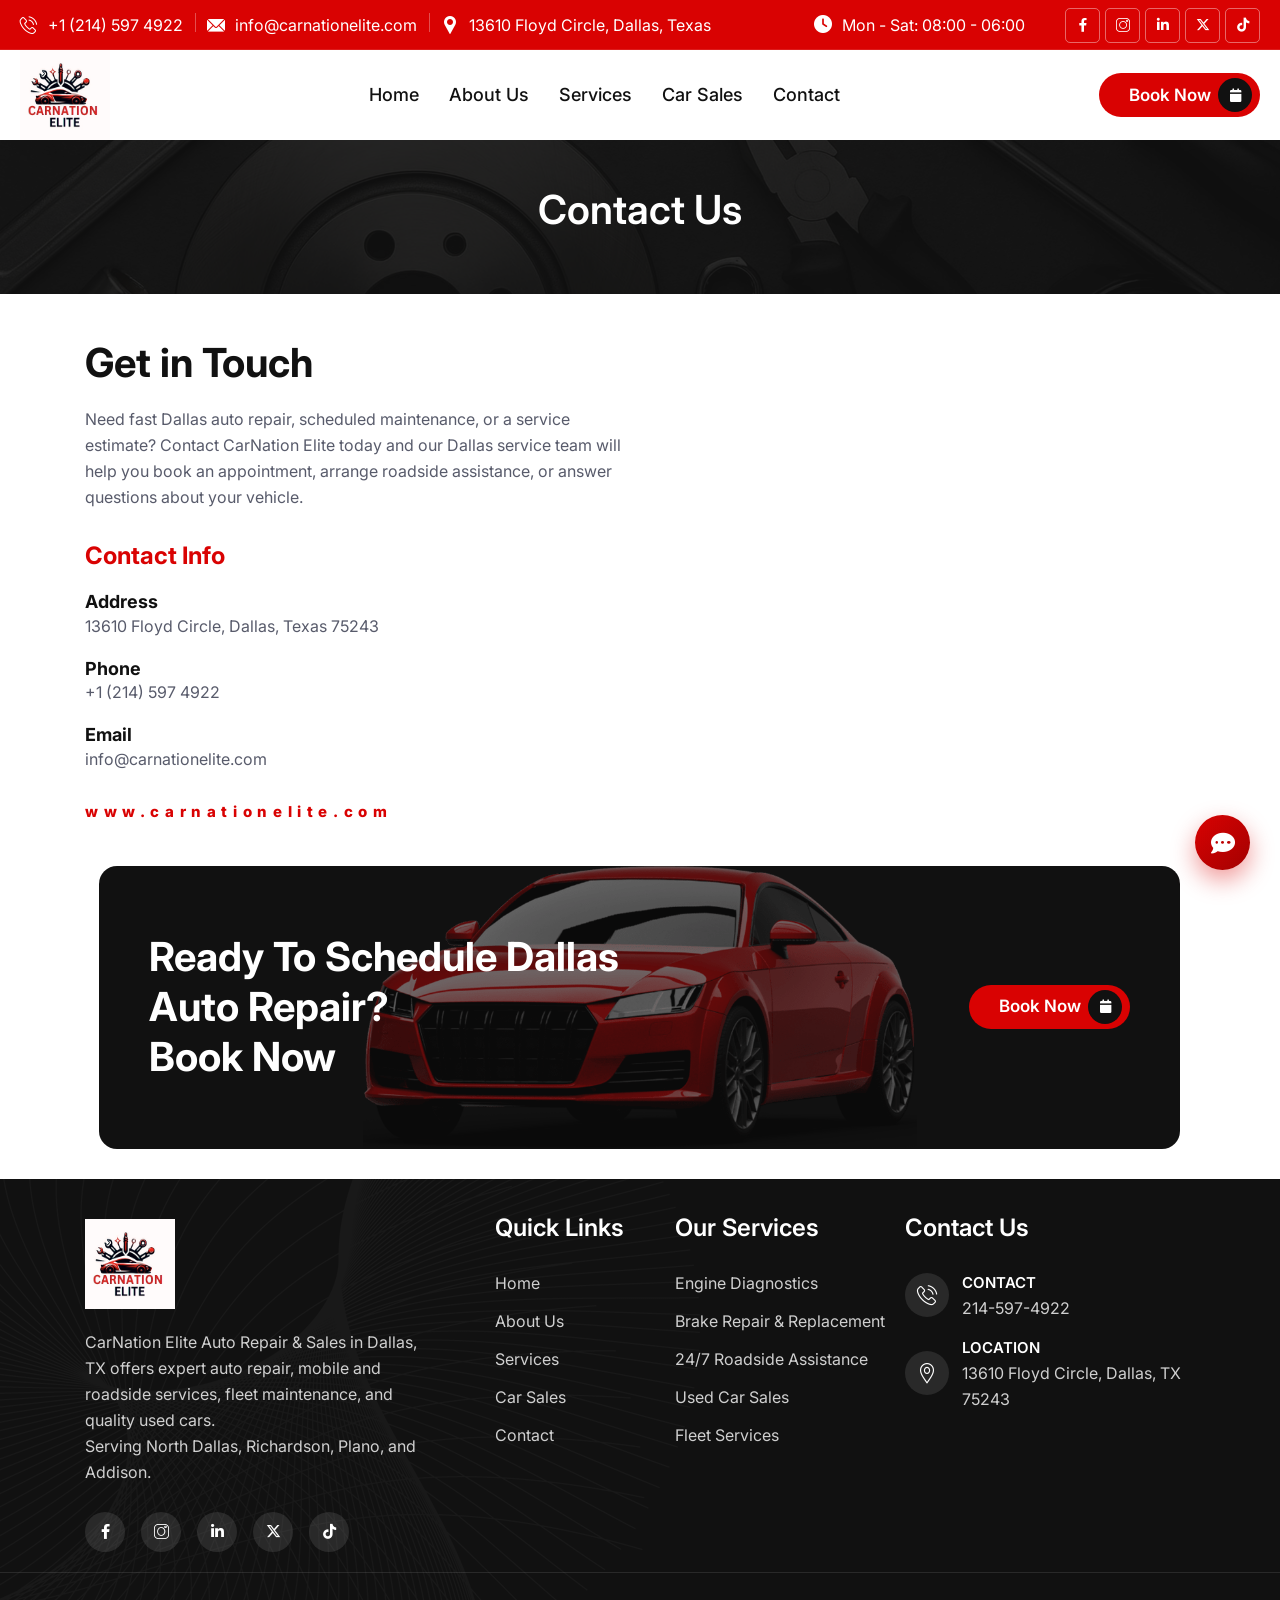
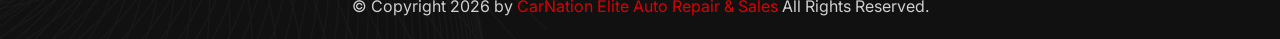
<file: contact.html>
<!DOCTYPE html>
<html lang="en">

<head>
    <meta charset="UTF-8" />
    <meta name="viewport" content="width=device-width, initial-scale=1.0" />
    <title>Contact CarNation Elite - Book Auto Repair Appointment Dallas TX | Expert Car Service</title>
    <meta name="description"
        content="Contact CarNation Elite Auto Repair & Sales in Dallas, TX for expert auto repair services. Book appointments online, get 24/7 roadside assistance, fleet services & quality used cars. Certified technicians, 15+ years experience, transparent pricing. Call (214) 597-4922" />
    <meta name="keywords"
        content="auto repair Dallas, car repair Dallas TX, mechanic Dallas, roadside assistance Dallas, used cars Dallas, fleet services Dallas, certified mechanics, 24/7 towing, car maintenance Dallas, vehicle inspection, engine diagnostics, brake repair, AC repair, Dallas auto shop, book appointment Dallas, auto service booking, car repair appointment, Dallas mechanic appointment" />
    <meta name="author" content="CarNation Elite Auto Repair & Sales" />
    <meta name="robots" content="index, follow, max-image-preview:large, max-snippet:-1, max-video-preview:-1" />
    <meta name="language" content="English" />
    <meta name="geo.region" content="US-TX" />
    <meta name="geo.placename" content="Dallas, Texas" />
    <meta name="geo.position" content="32.7767;-96.7970" />
    <link rel="apple-touch-icon" sizes="180x180" href="assets/images/favicons/apple-touch-icon.png" />
    <link rel="icon" type="image/png" sizes="32x32" href="assets/images/favicons/favicon-32x32.png" />
    <link rel="icon" type="image/png" sizes="16x16" href="assets/images/favicons/favicon-16x16.png" />
    <link rel="canonical" href="https://carnationelite.com/contact.html" />
    <meta property="og:locale" content="en_US" />
    <meta property="og:type" content="website" />
    <meta property="og:title"
        content="Contact CarNation Elite - Book Auto Repair Appointment Dallas TX | Expert Car Service" />
    <meta property="og:description"
        content="Contact CarNation Elite Auto Repair & Sales in Dallas, TX to book expert auto repair services. Schedule appointments online, get 24/7 roadside assistance, fleet services & quality used cars. Certified technicians with 15+ years experience." />
    <meta property="og:url" content="https://carnationelite.com/contact.html" />
    <meta property="og:site_name" content="CarNation Elite Auto Repair & Sales" />
    <meta property="og:image" content="https://carnationelite.com/assets/images/resources/logo-2.png" />
    <meta property="og:image:width" content="1200" />
    <meta property="og:image:height" content="630" />
    <meta name="twitter:card" content="summary_large_image" />
    <meta name="twitter:title" content="CarNation Elite - Auto Repair Dallas TX" />
    <meta name="twitter:description"
        content="Dallas's premier auto repair and used car dealership. Expert service, certified technicians, 24/7 roadside assistance." />
    <meta name="twitter:image" content="https://carnationelite.com/assets/images/resources/logo-2.png" />
    <meta name="twitter:site" content="@carnationelite" />
    <!-- JSON-LD Structured Data -->
    <script type="application/ld+json">
    {
        "@context": "https://schema.org",
        "@type": "AutoRepair",
        "name": "CarNation Elite Auto Repair & Sales",
        "description": "Expert auto repair, 24/7 roadside assistance, fleet services & quality used cars in Dallas, TX. Certified technicians with 15+ years experience.",
        "url": "https://carnationelite.com",
        "logo": "https://carnationelite.com/assets/images/resources/logo-2.png",
        "image": "https://carnationelite.com/assets/images/resources/about-one-img-1.jpg",
        "telephone": "+1-214-597-4922",
        "email": "info@carnationelite.com",
        "address": {
            "@type": "PostalAddress",
            "streetAddress": "13610 Floyd Circle",
            "addressLocality": "Dallas",
            "addressRegion": "TX",
            "postalCode": "75243",
            "addressCountry": "US"
        },
        "geo": {
            "@type": "GeoCoordinates",
            "latitude": "32.7767",
            "longitude": "-96.7970"
        },
        "openingHours": "Mo-Sa 08:00-18:00",
        "priceRange": "$$",
        "hasOfferCatalog": {
            "@type": "OfferCatalog",
            "name": "Auto Repair Services",
            "itemListElement": [
                {
                    "@type": "Offer",
                    "itemOffered": {
                        "@type": "Service",
                        "name": "Engine Diagnostics",
                        "description": "Advanced engine diagnostics to quickly identify and resolve issues"
                    }
                },
                {
                    "@type": "Offer",
                    "itemOffered": {
                        "@type": "Service",
                        "name": "Brake Repair",
                        "description": "Expert brake inspections, repairs, and replacements"
                    }
                },
                {
                    "@type": "Offer",
                    "itemOffered": {
                        "@type": "Service",
                        "name": "24/7 Roadside Assistance",
                        "description": "Emergency towing and roadside repair services"
                    }
                },
                {
                    "@type": "Offer",
                    "itemOffered": {
                        "@type": "Service",
                        "name": "Used Car Sales",
                        "description": "Quality inspected used cars with transparent history"
                    }
                }
            ]
        },
        "aggregateRating": {
            "@type": "AggregateRating",
            "ratingValue": "4.8",
            "reviewCount": "77",
            "bestRating": "5"
        },
        "sameAs": [
            "https://www.facebook.com/carnationelite",
            "https://www.instagram.com/carnation_elite/",
            "https://www.linkedin.com/company/carnation-elite/",
            "https://twitter.com/carnationelite",
            "https://www.tiktok.com/in/about"
        ]
    }
    </script>
    <script type="application/ld+json">
    {
        "@context": "https://schema.org",
        "@type": "LocalBusiness",
        "name": "CarNation Elite Auto Repair & Sales",
        "description": "Dallas's premier auto repair and used car dealership serving North Dallas, Richardson, Plano, and Addison.",
        "url": "https://carnationelite.com",
        "telephone": "+1-214-597-4922",
        "address": {
            "@type": "PostalAddress",
            "streetAddress": "13610 Floyd Circle",
            "addressLocality": "Dallas",
            "addressRegion": "TX",
            "postalCode": "75243",
            "addressCountry": "US"
        },
        "geo": {
            "@type": "GeoCoordinates",
            "latitude": "32.7767",
            "longitude": "-96.7970"
        },
        "openingHours": [
            "Mo 08:00-18:00",
            "Tu 08:00-18:00",
            "We 08:00-18:00",
            "Th 08:00-18:00",
            "Fr 08:00-18:00",
            "Sa 08:00-18:00"
        ],
        "areaServed": {
            "@type": "GeoCircle",
            "geoMidpoint": {
                "@type": "GeoCoordinates",
                "latitude": "32.7767",
                "longitude": "-96.7970"
            },
            "geoRadius": "25"
        }
    }
    </script>
    <link rel="preconnect" href="https://fonts.googleapis.com/">
    <link rel="preconnect" href="https://fonts.gstatic.com/" crossorigin>
    <link rel="stylesheet" href="https://cdnjs.cloudflare.com/ajax/libs/font-awesome/6.5.0/css/all.min.css">

    <link
        href="https://fonts.googleapis.com/css2?family=Inter:ital,opsz,wght@0,14..32,100..900;1,14..32,100..900&amp;display=swap"
        rel="stylesheet">
    <link rel="stylesheet" href="assets/css/bootstrap.min.css" />
    <link rel="stylesheet" href="assets/css/animate.min.css" />
    <link rel="stylesheet" href="assets/css/custom-animate.css" />
    <link rel="stylesheet" href="assets/css/font-awesome-all.css" />
    <link rel="stylesheet" href="assets/css/flaticon.css">
    <link rel="stylesheet" href="assets/css/jquery-ui.css" />
    <link rel="stylesheet" href="assets/css/aos.css" />
    <link rel="stylesheet" href="assets/css/style.css" />
    <link rel="stylesheet" href="assets/css/responsive.css" />
    <link rel="stylesheet" href="assets/css/chatbot.css">
    <link rel="stylesheet" href="assets/css/mobile-bottom-nav.css">
</head>

<body class="custom-cursor">

    <div id="preloader">
        <div class="preloader">
            <span></span>
            <span></span>
        </div>
    </div>

    <div class="page-wrapper">
        <header class="main-header-two">
            <div class="main-menu-two__top">
                <div class="main-menu-two__top-inner">
                    <ul class="list-unstyled main-menu-two__contact-list">
                        <li>
                            <div class="icon">
                                <i class="icon-phone-call"></i>
                            </div>
                            <div class="text">
                                <p><a href="tel:+12145974922">+1 (214) 597 4922</a></p>
                            </div>
                        </li>
                        <li>
                            <div class="icon">
                                <i class="icon-email"></i>
                            </div>
                            <div class="text">
                                <p><a href="mailto:info@carnationelite.com">info@carnationelite.com</a>
                                </p>
                            </div>
                        </li>
                        <li>
                            <div class="icon">
                                <i class="icon-pin"></i>
                            </div>
                            <div class="text">
                                <p>13610 Floyd Circle, Dallas, Texas</p>
                            </div>
                        </li>
                    </ul>
                    <p class="main-menu-two__top-welcome-text">Welcome to CarNation Elite Auto Repair</p>
                    <div class="main-menu-two__top-right">
                        <div class="main-menu-two__top-time">
                            <div class="main-menu-two__top-time-icon">
                                <span class="fas fa-clock"></span>
                            </div>
                            <p class="main-menu-two__top-text">Mon - Sat: 08:00 - 06:00</p>
                        </div>
                        <div class="main-menu-two__social">
                            <a target="_blank" href="https://www.facebook.com/carnationelite"><i
                                    class="icon-facebook-app-symbol"></i></a>
                            <a target="_blank" href="https://www.instagram.com/carnation_elite/"><i
                                    class="icon-instagram"></i></a>
                            <a target="_blank" href="https://www.linkedin.com/company/carnation-elite/"><i
                                    class="fab fa-linkedin-in"></i></a>
                            <a target="_blank" href="https://twitter.com/carnationelite"><i
                                    class="fa-brands fa-x-twitter"></i></a>
                            <a target="_blank" href="https://www.tiktok.com/in/about">
                                <i class="fa-brands fa-tiktok"></i>
                            </a>
                        </div>
                    </div>
                </div>
            </div>
            <nav class="main-menu main-menu-two">
                <div class="main-menu-two__wrapper">
                    <div class="main-menu-two__wrapper-inner">
                        <div class="main-menu-two__left">
                            <div class="main-menu-two__logo">
                                <a href="index.html"><img src="assets/images/resources/logo-2.png" class="bg-white"
                                        alt="" style="height: 90px; width: 90px;"></a>
                            </div>
                        </div>
                        <div class="main-menu-two__main-menu-box">
                            <a href="javascript:void(0);" class="mobile-nav__toggler"><i class="fa fa-bars"></i></a>
                            <ul class="main-menu__list">
                                <li>
                                    <a href="./index.html">Home</a>
                                </li>
                                <li>
                                    <a href="./about.html">About Us</a>
                                </li>
                                <li>
                                    <a href="./services.html">Services</a>
                                </li>
                                <li>
                                    <a href="./carsales.html">Car Sales</a>
                                </li>
                                <li>
                                    <a href="./contact.html">Contact</a>
                                </li>

                            </ul>
                        </div>
                        <div class="main-menu-two__right">
                            <div class="main-menu-two__btn-box">
                                <a href="https://calendly.com/carnationelite/schedule-your-appointment" class="thm-btn"
                                    target="_blank">
                                    Book Now
                                    <span><i class="fa fa-calendar"></i></span>
                                </a>
                            </div>
                        </div>
                    </div>
                </div>
            </nav>
        </header>

        <div class="stricky-header stricked-menu main-menu main-menu-two">
            <div class="sticky-header__content"></div>
        </div>


        <section class="page-header">
            <div class="page-header__bg" style="background-image: url(assets/images/backgrounds/page-header-bg.jpg);">
            </div>
            <div class="container">
                <div class="page-header__inner">
                    <h3>Contact Us</h3>
                </div>
            </div>
        </section>

        <section class="contact-page">
            <div class="container">
                <div class="contact-page__middle">
                    <div class="row">
                        <div class="col-xl-6 col-lg-6">
                            <div class="contact-page__middle-left">
                                <h3 class="contact-page__middle-title">Get in Touch</h3>
                                <p class="contact-page__middle-text">Need fast Dallas auto repair, scheduled maintenance, or a service estimate? Contact CarNation Elite today and our Dallas service team will help you book an appointment, arrange roadside assistance, or answer questions about your vehicle.</p>
                                <div class="contact-page__contact-info">
                                    <h3 class="contact-page__contact-info-title">Contact Info</h3>
                                    <ul class="contact-page__contact-list list-unstyled">
                                        <li>
                                            <h4 class="contact-page__contact-list-title">Address</h4>
                                            <p>13610 Floyd Circle, Dallas, Texas 75243</p>
                                        </li>
                                        <li>
                                            <h4 class="contact-page__contact-list-title">Phone</h4>
                                            <p><a href="tel:+12145974922">+1 (214) 597 4922</a></p>
                                        </li>
                                        <li>
                                            <h4 class="contact-page__contact-list-title">Email</h4>
                                            <p><a
                                                    href="mailto:info@carnationelite.com">info@carnationelite.com</a>
                                            </p>
                                        </li>
                                    </ul>
                                </div>
                                <a href="https://carnationelite.com" target="_blank"
                                    class="contact-page__contact-link">www.carnationelite.com</a>
                            </div>
                        </div>
                        <div class="col-xl-6 col-lg-6">
                            <div class="contact-page__middle-right">
                             <iframe src="https://www.google.com/maps/embed?pb=!1m18!1m12!1m3!1d3348.6587723525995!2d-96.74752072511507!3d32.933612573598644!2m3!1f0!2f0!3f0!3m2!1i1024!2i768!4f13.1!3m3!1m2!1s0x864c1f8662772acb%3A0xd572065654574e64!2s13610%20Floyd%20Cir%2C%20Dallas%2C%20TX%2075243%2C%20USA!5e0!3m2!1sen!2sin!4v1780724192432!5m2!1sen!2sin" width="600" height="450" style="border:0;" allowfullscreen="" loading="lazy" referrerpolicy="no-referrer-when-downgrade"></iframe>
                            </div>
                        </div>

                    </div>
                </div>

                <section class="cta-one cta-three">
                    <div class="container">
                        <div class="cta-one__inner wow fadeInUp animated" data-wow-duration=".9s" data-wow-delay="300ms"
                            style="visibility: visible; animation-duration: 0.9s; animation-delay: 300ms; animation-name: fadeInUp;">
                            <div class="cta-one__inner-bg"
                                style="background-image: url(./assets/images/resources/main-slider-two-img-1-3.png);">
                            </div>
                            <h3 class="cta-one__title">Ready to Schedule Dallas Auto Repair?
                                <br> Book Now</h3>
                            <div class="cta-one__from-box">
                                <form class="cta-one__form">
                                    <div class="float-right">
                                        <a href="https://calendly.com/carnationelite/schedule-your-appointment"
                                            class="thm-btn" target="_blank">
                                            Book Now
                                            <span><i class="fa fa-calendar"></i></span>
                                        </a>
                                    </div>
                                </form>
                            </div>
                        </div>
                    </div>
                </section>

                <!-- <section class="appointment-one" id="contact">
                    <div class="container">
                        <div class="appointment-one__inner">
                            <div class="appointment-one__bg-shape"
                                style="background-image: url(assets/images/shapes/appointment-one-bg-shape.png);"></div>
                            <div class="row">
                                <div class="col-xl-5 col-lg-4"></div>
                                <div class="col-xl-7 col-lg-8">
                                    <div class="appointment-one__right">
                                        <div class="section-title text-left sec-title-animation animation-style2">
                                            <div class="section-title__tagline-box">
                                                <div class="section-title__tagline-border">
                                                    <div class="section-title__shape-1">
                                                        <i class="section-title__circle"></i>
                                                    </div>
                                                </div>
                                                <h6 class="section-title__tagline">Book Appointment</h6>
                                                <div class="section-title__tagline-border">
                                                    <div class="section-title__shape-2">
                                                        <i class="section-title__circle"></i>
                                                    </div>
                                                </div>
                                            </div>
                                            <h3 class="section-title__title title-animation"
                                                style="perspective: 400px;">
                                                <div class="split-line"
                                                    style="display: block; text-align: start; position: relative;">
                                                    <div style="position:relative;display:inline-block;">
                                                        <div
                                                            style="position: relative; display: inline-block; transform: translate(0px, 0px); opacity: 1;">
                                                            B</div>
                                                        <div
                                                            style="position: relative; display: inline-block; transform: translate(0px, 0px); opacity: 1;">
                                                            o</div>
                                                        <div
                                                            style="position: relative; display: inline-block; transform: translate(0px, 0px); opacity: 1;">
                                                            o</div>
                                                        <div
                                                            style="position: relative; display: inline-block; transform: translate(0px, 0px); opacity: 1;">
                                                            k</div>
                                                    </div>
                                                    <div style="position:relative;display:inline-block;">
                                                        <div
                                                            style="position: relative; display: inline-block; transform: translate(0px, 0px); opacity: 1;">
                                                            N</div>
                                                        <div
                                                            style="position: relative; display: inline-block; transform: translate(0px, 0px); opacity: 1;">
                                                            o</div>
                                                        <div
                                                            style="position: relative; display: inline-block; transform: translate(0px, 0px); opacity: 1;">
                                                            w</div>
                                                    </div>
                                                    <div style="position:relative;display:inline-block;">
                                                        <div
                                                            style="position: relative; display: inline-block; transform: translate(0px, 0px); opacity: 1;">
                                                            A</div>
                                                        <div
                                                            style="position: relative; display: inline-block; transform: translate(0px, 0px); opacity: 1;">
                                                            n</div>
                                                    </div>
                                                    <div style="position:relative;display:inline-block;">
                                                        <div
                                                            style="position: relative; display: inline-block; transform: translate(0px, 0px); opacity: 1;">
                                                            A</div>
                                                        <div
                                                            style="position: relative; display: inline-block; transform: translate(0px, 0px); opacity: 1;">
                                                            p</div>
                                                        <div
                                                            style="position: relative; display: inline-block; transform: translate(0px, 0px); opacity: 1;">
                                                            p</div>
                                                        <div
                                                            style="position: relative; display: inline-block; transform: translate(0px, 0px); opacity: 1;">
                                                            o</div>
                                                        <div
                                                            style="position: relative; display: inline-block; transform: translate(0px, 0px); opacity: 1;">
                                                            i</div>
                                                        <div
                                                            style="position: relative; display: inline-block; transform: translate(0px, 0px); opacity: 1;">
                                                            n</div>
                                                        <div
                                                            style="position: relative; display: inline-block; transform: translate(0px, 0px); opacity: 1;">
                                                            t</div>
                                                        <div
                                                            style="position: relative; display: inline-block; transform: translate(0px, 0px); opacity: 1;">
                                                            m</div>
                                                        <div
                                                            style="position: relative; display: inline-block; transform: translate(0px, 0px); opacity: 1;">
                                                            e</div>
                                                        <div
                                                            style="position: relative; display: inline-block; transform: translate(0px, 0px); opacity: 1;">
                                                            n</div>
                                                        <div
                                                            style="position: relative; display: inline-block; transform: translate(0px, 0px); opacity: 1;">
                                                            t</div>
                                                    </div>
                                                </div>
                                            </h3>
                                        </div>
                                        <form class="contact-form-validated appointment-one__form" id="whatsapp-form">
                                            <div class="row">
                                                <div class="col-xl-6 col-lg-6 col-md-6">
                                                    <div class="appointment-one__input-box">
                                                        <input type="text" name="name" required placeholder="Your Name">
                                                    </div>
                                                </div>
                                                <div class="col-xl-6 col-lg-6 col-md-6">
                                                    <div class="appointment-one__input-box">
                                                        <input type="email" required name="email"
                                                            placeholder="Your Email">
                                                    </div>
                                                </div>
                                                <div class="col-xl-6 col-lg-6 col-md-6">
                                                    <div class="appointment-one__input-box">
                                                        <input type="text" required name="phone"
                                                            placeholder="Your Phone Number">
                                                    </div>
                                                </div>
                                                <div class="col-xl-6 col-lg-6 col-md-6">
                                                    <div class="appointment-one__input-box">
                                                        <input type="text" required name="service_type"
                                                            placeholder="Service Type (e.g., Oil Change, Brake Repair)">
                                                    </div>
                                                </div>
                                                <div class="col-xl-6 col-lg-6 col-md-6">
                                                    <div class="appointment-one__input-box">
                                                        <input type="datetime-local" required name="appointment_date"
                                                            id="appointment-date">
                                                    </div>
                                                </div>
                                                <div class="col-xl-6 col-lg-6 col-md-6">
                                                    <div class="appointment-one__input-box">
                                                        <input type="text" name="vehicle_make_model"
                                                            placeholder="Vehicle Make & Model (Optional)">
                                                    </div>
                                                </div>
                                                <div class="col-xl-12">
                                                    <div class="appointment-one__input-box">
                                                        <textarea name="message"
                                                            placeholder="Tell us about your vehicle issue or what service you need..."
                                                            rows="4"></textarea>
                                                    </div>
                                                </div>

                                                <div class="col-xl-12">
                                                    <div class="appointment-one__btn-box">
                                                        <button type="submit" class="thm-btn">Book Appointment<span
                                                                class="icon-next"></span></button>
                                                    </div>
                                                </div>
                                            </div>
                                        </form>
                                        <div class="result"></div>
                                    </div>
                                </div>
                            </div>
                            <div class="appointment-one__img d-none d-lg-block">
                                <img src="assets/images/resources/appointment-one-img-1.png" alt="">
                            </div>
                        </div>
                    </div>
                </section> -->
            </div>
        </section>
        <footer class="site-footer-two">
            <div class="site-footer-two__shape-1 float-bob-x">
                <img src="assets/images/shapes/site-footer-two-shape-1.png" alt="">
            </div>
            <div class="container">
                <div class="site-footer-two__top">
                    <div class="row">
                        <div class="col-xl-4 col-lg-6 col-md-6 wow fadeInUp" data-wow-delay="100ms">
                            <div class="footer-widget-two__column footer-widget-two__about">
                                <div class="footer-widget-two__logo">
                                    <a href="index.html"><img src="assets/images/resources/logo-2.png" class="bg-white"
                                            alt="" style="height: 90px; width: 90px;"></a>
                                </div>
                                <p class="footer-widget-two__about-text">CarNation Elite Auto Repair & Sales in Dallas,
                                    TX offers expert auto repair, mobile and roadside services, fleet maintenance, and
                                    quality used cars. <br> Serving North Dallas, Richardson, Plano, and Addison.</p>
                                <div class="site-footer-two__social">
                                    <a target="_blank" href="https://www.facebook.com/carnationelite"><i
                                            class="icon-facebook-app-symbol"></i></a>
                                    <a target="_blank" href="https://www.instagram.com/carnation_elite/"><i
                                            class="icon-instagram"></i></a>
                                    <a target="_blank" href="https://www.linkedin.com/company/carnation-elite/"><i
                                            class="fab fa-linkedin-in"></i></a>
                                    <a target="_blank" href="https://twitter.com/carnationelite"><i
                                            class="fa-brands fa-x-twitter"></i></a>
                                    <a target="_blank" href="https://www.tiktok.com/in/about">
                                        <i class="fa-brands fa-tiktok"></i>
                                    </a>
                                </div>
                            </div>
                        </div>
                        <div class="col-xl-2 col-lg-6 col-md-6 wow fadeInUp" data-wow-delay="200ms">
                            <div class="footer-widget-two__column footer-widget-two__usefull-link">
                                <div class="footer-widget-two__title-box">
                                    <h3 class="footer-widget-two__title">Quick Links</h3>
                                </div>
                                <div class="footer-widget-two__link-box">
                                    <ul class="footer-widget-two__link list-unstyled">
                                        <li><a href="index.html">Home</a></li>
                                        <li><a href="./about.html">About Us</a></li>
                                        <li><a href="./services.html">Services</a></li>
                                        <li><a href="./carsales.html">Car Sales</a></li>
                                        <li><a href="./contact.html">Contact</a></li>
                                    </ul>
                                </div>
                            </div>
                        </div>
                        <div class="col-xl-3 col-lg-6 col-md-6 wow fadeInUp" data-wow-delay="300ms">
                            <div class="footer-widget-two__column footer-widget-two__services">
                                <div class="footer-widget-two__title-box">
                                    <h3 class="footer-widget-two__title">Our Services</h3>
                                </div>
                                <ul class="footer-widget-two__link list-unstyled">
                                    <li><a href="./blog/engine-diagnostics-dallas.html">Engine Diagnostics</a>
                                    </li>
                                    <li><a href="./blog/brake-repair-dallas.html">Brake Repair & Replacement</a>
                                    </li>
                                    <li><a href="./blog/roadside-assistance-dallas.html">24/7 Roadside Assistance</a></li>
                                    <li><a href="./blog/used-car-sales-dallas.html">Used Car Sales</a></li>
                                    <li><a href="./blog/fleet-services-dallas.html">Fleet Services</a>
                                    </li>
                                </ul>
                            </div>
                        </div>
                        <div class="col-xl-3 col-lg-6 col-md-6 wow fadeInUp" data-wow-delay="400ms">
                            <div class="footer-widget-two__column footer-widget-two__newsletter">
                                <div class="footer-widget-two__title-box">
                                    <h3 class="footer-widget-two__newsletter-title">Contact Us</h3>
                                </div>
                                <ul class="footer-widget-two__contact list-unstyled">
                                    <li>
                                        <div class="icon">
                                            <span class="icon-phone-call"></span>
                                        </div>
                                        <div class="content">
                                            <h5>Contact</h5>
                                            <p><a href="tel:+12145974922">214-597-4922</a></p>
                                        </div>
                                    </li>
                                    <li>
                                        <div class="icon">
                                            <span class="icon-location"></span>
                                        </div>
                                        <div class="content">
                                            <h5>Location</h5>
                                            <p>13610 Floyd Circle, Dallas, TX 75243</p>
                                        </div>
                                    </li>
                                </ul>

                            </div>
                        </div>
                    </div>
                </div>
            </div>
            <div class="site-footer-two__bottom">
                <div class="container">
                    <div class="site-footer-two__bottom-inner">
                        <p class="site-footer-two__bottom-text">© Copyright 2026 by <a
                                href="javascript:void(0);">CarNation Elite Auto
                                Repair & Sales</a> All Rights
                            Reserved.</p>
                    </div>
                </div>
            </div>
        </footer>

    </div>

    <div class="mobile-nav__wrapper">
        <div class="mobile-nav__overlay mobile-nav__toggler"></div>
        <div class="mobile-nav__content">
            <span class="mobile-nav__close mobile-nav__toggler"><i class="fa fa-times"></i></span>
            <div class="logo-box">
                <a href="index.html" aria-label="logo image"><img src="assets/images/resources/logo-2.png" width="60px"
                        alt="logo" /></a>
            </div>
            <div class="mobile-nav__container"></div>
            <ul class="mobile-nav__contact list-unstyled">
                <li>
                    <i class="fa fa-envelope"></i>
                    <a href="mailto:info@carnationelite.com">info@carnationelite.com</a>
                </li>
                <li>
                    <i class="fas fa-phone"></i>
                    <a href="tel:214-597-4922">214-597-4922</a>
                </li>
            </ul>
            <div class="mobile-nav__top">
                <div class="mobile-nav__social">
                    <a target="_blank" href="https://www.facebook.com/carnationelite"><i
                            class="icon-facebook-app-symbol"></i></a>
                    <a target="_blank" href="https://www.instagram.com/carnation_elite/"><i
                            class="icon-instagram"></i></a>
                    <a target="_blank" href="https://www.linkedin.com/company/carnation-elite/"><i
                            class="fab fa-linkedin-in"></i></a>
                    <a target="_blank" href="https://twitter.com/carnationelite"><i
                            class="fa-brands fa-x-twitter"></i></a>
                    <a target="_blank" href="https://www.tiktok.com/in/about">
                        <i class="fa-brands fa-tiktok"></i>
                    </a>
                </div>
            </div>

        </div>
    </div>

    <a href="#" data-target="html" class="scroll-to-target scroll-to-top">
        <span class="scroll-to-top__wrapper"><span class="scroll-to-top__inner"></span></span>
        <span class="scroll-to-top__text"> Go Back Top</span>
    </a>


    <!-- Mobile Bottom Navigation -->
    <div class="mobile-bottom-nav">
        <a href="index.html">
            <i class="fa fa-home"></i>
            <span>Home</span>
        </a>
        <a href="about.html">
            <i class="fa fa-info-circle"></i>
            <span>About</span>
        </a>
        <a href="services.html">
            <i class="fa fa-briefcase"></i>
            <span>Services</span>
        </a>
        <a href="https://calendly.com/carnationelite/schedule-your-appointment" target="_blank">
            <i class="fa fa-calendar"></i>
            <span>Book Now</span>
        </a>
        <a href="contact.html" class="active">
            <i class="fa fa-user"></i>
            <span>Contact</span>
        </a>
    </div>

    <script src="assets/js/jquery-latest.js"></script>
    <script src="assets/js/bootstrap.bundle.min.js"></script>
    <script src="assets/js/jquery.appear.min.js"></script>
    <script src="assets/js/jquery.validate.min.js"></script>
    <script src="assets/js/wow.js"></script>
    <script src="assets/js/jquery-sidebar-content.js"></script>
    <script src="assets/js/aos.js"></script>
    <script src="assets/js/gsap/gsap.js"></script>
    <script src="assets/js/gsap/ScrollTrigger.js"></script>
    <script src="assets/js/gsap/SplitText.js"></script>
    <script src="assets/js/script.js"></script>
    <script>
        function isValidEmail(email) {
            const emailRegex = /^[^\s@]+@[^\s@]+\.[^\s@]+$/;
            return emailRegex.test(email);
        }

        document.getElementById('whatsapp-form').addEventListener('submit', function (e) {
            e.preventDefault();

            // Get form values
            const name = document.querySelector('input[name="name"]').value.trim();
            const email = document.querySelector('input[name="email"]').value.trim();
            const phone = document.querySelector('input[name="phone"]').value.trim();
            const serviceType = document.querySelector('input[name="service_type"]').value.trim();
            const appointmentDate = document.querySelector('input[name="appointment_date"]').value.trim();
            const message = document.querySelector('textarea[name="message"]').value.trim();

            const resultDiv = document.querySelector('.result');
            resultDiv.innerHTML = '';
            let errors = [];

            if (!name) {
                errors.push('Your Name is required');
                document.querySelector('input[name="name"]').style.borderColor = '#dc3545';
            } else {
                document.querySelector('input[name="name"]').style.borderColor = '';
            }

            if (!email) {
                errors.push('Your Email is required');
                document.querySelector('input[name="email"]').style.borderColor = '#dc3545';
            } else if (!isValidEmail(email)) {
                errors.push('Please enter a valid email address');
                document.querySelector('input[name="email"]').style.borderColor = '#dc3545';
            } else {
                document.querySelector('input[name="email"]').style.borderColor = '';
            }

            if (!phone) {
                errors.push('Phone Number is required');
                document.querySelector('input[name="phone"]').style.borderColor = '#dc3545';
            } else {
                document.querySelector('input[name="phone"]').style.borderColor = '';
            }

            if (!serviceType) {
                errors.push('Service Type is required');
                document.querySelector('input[name="service_type"]').style.borderColor = '#dc3545';
            } else {
                document.querySelector('input[name="service_type"]').style.borderColor = '';
            }

            if (!appointmentDate) {
                errors.push('Appointment Date and Time is required');
                document.querySelector('input[name="appointment_date"]').style.borderColor = '#dc3545';
            } else {
                document.querySelector('input[name="appointment_date"]').style.borderColor = '';
            }

            if (errors.length > 0) {
                return;
            }

            const dateObj = new Date(appointmentDate);
            const formattedDate = dateObj.toLocaleDateString('en-US', {
                weekday: 'long',
                year: 'numeric',
                month: 'long',
                day: 'numeric'
            });
            const formattedTime = dateObj.toLocaleTimeString('en-US', {
                hour: '2-digit',
                minute: '2-digit'
            });

            const whatsappMessage = `🚗 *New Appointment Request* 🚗

*Name:* ${name}
*Email:* ${email}
*Phone:* ${phone}
*Service Type:* ${serviceType}
*Vehicle:* ${document.querySelector('input[name="vehicle_make_model"]').value.trim() || 'Not specified'}
*Date:* ${formattedDate}
*Time:* ${formattedTime}
*Message:* ${message}

---
*CarNation Elite Auto Repair & Sales*
 (214) 597-4922
 13610 Floyd Circle, Dallas, TX 75243`;
            const whatsappNumber = '12145974922';
            const whatsappUrl = `https://wa.me/${whatsappNumber}?text=${encodeURIComponent(whatsappMessage)}`;
            window.open(whatsappUrl, '_blank');
            resultDiv.innerHTML = '<div style="color: #fff; padding: 15px; border: 1px solid #28a745; border-radius: 5px; background-color: rgba(40, 167, 69, 0.1); margin-top: 15px;">✅ Appointment request sent successfully! WhatsApp will open shortly.</div>';
            this.reset();
            setTimeout(() => {
                resultDiv.innerHTML = '';
            }, 5000);
        });
    </script>
    <!-- AI Chatbot -->
    <div class="ai-chatbot-overlay"></div>
    <div class="ai-chatbot-toggle">
        <i class="fas fa-comment-dots"></i>
    </div>

    <div class="ai-chatbot-window">
        <div class="ai-chatbot-header">
            <img src="assets/images/resources/logo-2.png" alt="AI Assistant">
            <div class="ai-chatbot-header-info">
                <h4>CarNation AI</h4>
                <span>Online</span>
            </div>
            <div class="ai-chatbot-close">
                <i class="fas fa-times"></i>
            </div>
        </div>
        <div class="ai-chatbot-messages">
            <div class="ai-message bot">
                Hello! Welcome to CarNation Elite Auto Repair & Sales. How can I help you today?
            </div>
        </div>
        <div class="ai-chatbot-input-area">
            <input type="text" placeholder="Type your message...">
            <button class="ai-chatbot-send">
                <i class="fas fa-paper-plane"></i>
            </button>
        </div>
    </div>

    <script src="assets/js/chatbot.js"></script>
<script src="assets/js/smoothscroll.min.js"></script>
</body>

</html>
</file>
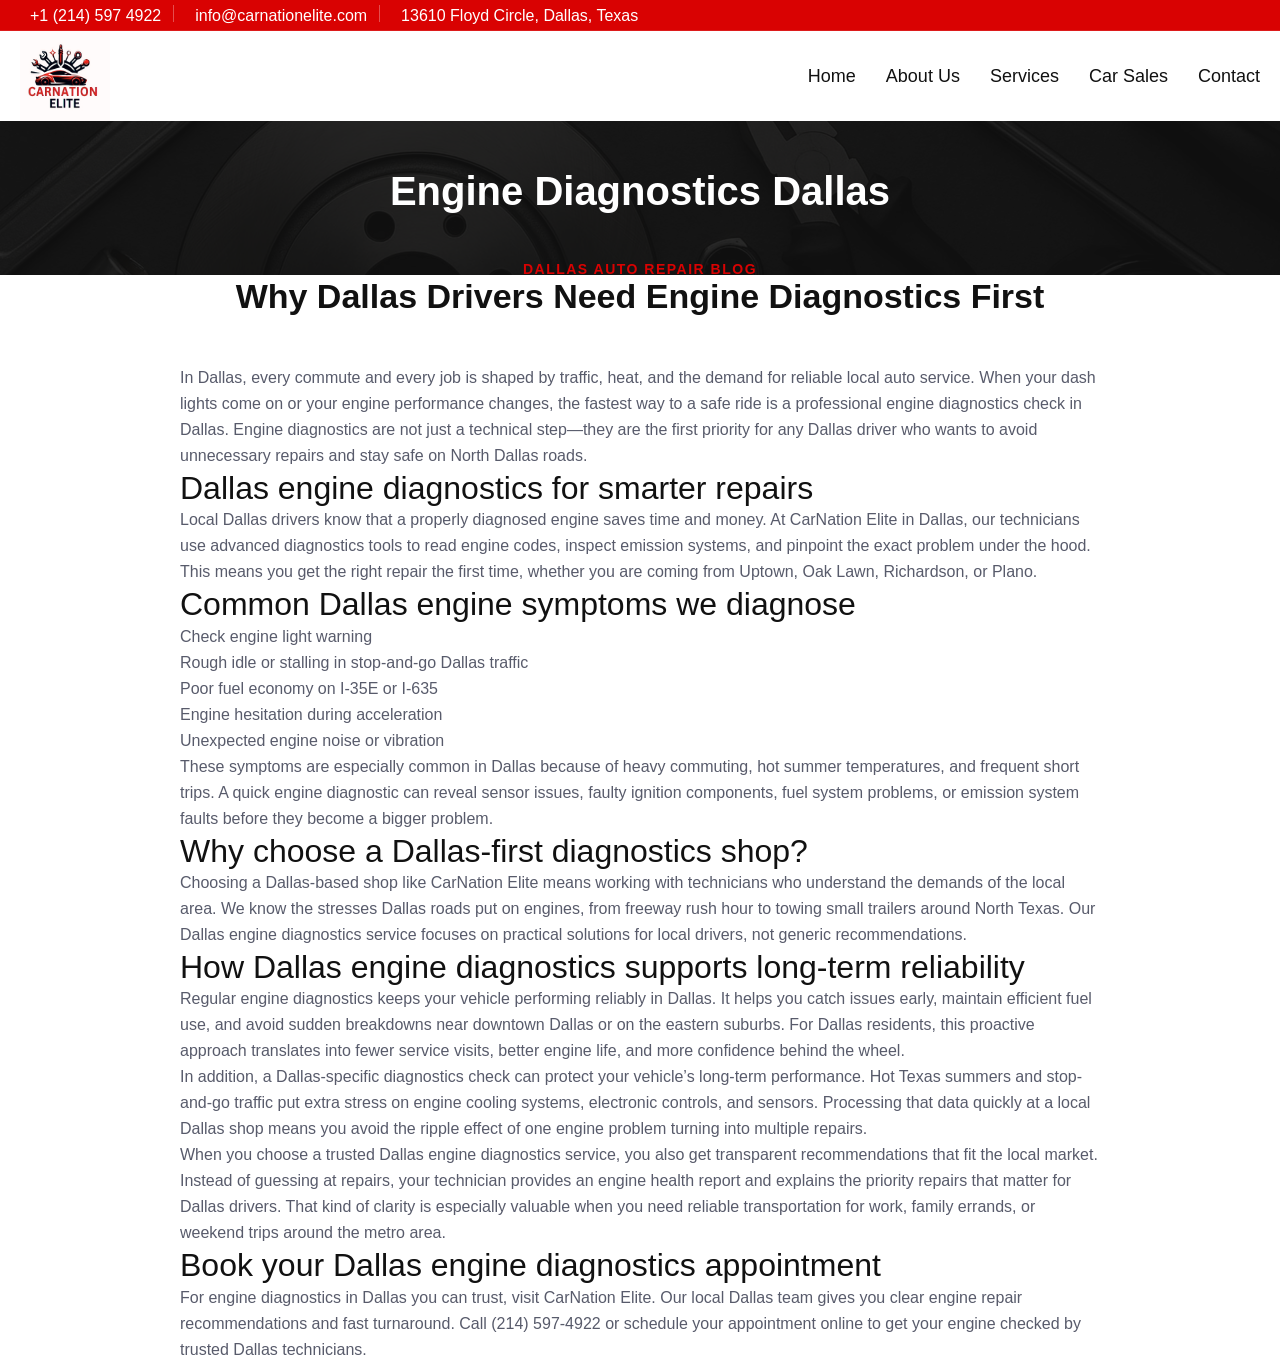
<file: engine-diagnostics-dallas.html>
<!DOCTYPE html>
<html lang="en">

<head>
    <meta charset="UTF-8" />
    <meta name="viewport" content="width=device-width, initial-scale=1.0" />
    <title>Engine Diagnostics Dallas | CarNation Elite Auto Repair</title>
    <meta name="description" content="Engine diagnostics Dallas drivers trust for faster repairs and safer performance. Book CarNation Elite for local engine diagnostics, check engine light service, and expert Dallas auto repair." />
    <meta name="keywords" content="engine diagnostics Dallas, auto diagnostics Dallas TX, Dallas engine check, Dallas car repair, Dallas auto service, engine diagnostic shop Dallas, DFW auto diagnostics" />
    <meta name="author" content="CarNation Elite Auto Repair & Sales" />
    <meta name="robots" content="index, follow" />
    <link rel="canonical" href="https://carnationelite.com/engine-diagnostics-dallas.html" />
    <link rel="stylesheet" href="assets/css/bootstrap.min.css" />
    <link rel="stylesheet" href="assets/css/style.css" />
    <link rel="stylesheet" href="assets/css/responsive.css" />
</head>

<body class="custom-cursor">
    <div class="page-wrapper">
        <header class="main-header-two">
            <div class="main-menu-two__top">
                <div class="main-menu-two__top-inner">
                    <ul class="list-unstyled main-menu-two__contact-list">
                        <li>
                            <div class="icon"><i class="icon-phone-call"></i></div>
                            <div class="text"><p><a href="tel:+12145974922">+1 (214) 597 4922</a></p></div>
                        </li>
                        <li>
                            <div class="icon"><i class="icon-email"></i></div>
                            <div class="text"><p><a href="mailto:info@carnationelite.com">info@carnationelite.com</a></p></div>
                        </li>
                        <li>
                            <div class="icon"><i class="icon-pin"></i></div>
                            <div class="text"><p>13610 Floyd Circle, Dallas, Texas</p></div>
                        </li>
                    </ul>
                </div>
            </div>
            <nav class="main-menu main-menu-two">
                <div class="main-menu-two__wrapper">
                    <div class="main-menu-two__wrapper-inner">
                        <div class="main-menu-two__left">
                            <div class="main-menu-two__logo">
                                <a href="index.html"><img src="assets/images/resources/logo-2.png" class="bg-white" alt="CarNation Elite logo" style="height: 90px; width: 90px;"></a>
                            </div>
                        </div>
                        <div class="main-menu-two__main-menu-box">
                            <ul class="main-menu__list">
                                <li><a href="index.html">Home</a></li>
                                <li><a href="about.html">About Us</a></li>
                                <li><a href="services.html">Services</a></li>
                                <li><a href="carsales.html">Car Sales</a></li>
                                <li><a href="contact.html">Contact</a></li>
                            </ul>
                        </div>
                    </div>
                </div>
            </nav>
        </header>

        <section class="page-header">
            <div class="page-header__bg" style="background-image: url(assets/images/backgrounds/page-header-bg.jpg);"></div>
            <div class="container">
                <div class="page-header__inner">
                    <h3>Engine Diagnostics Dallas</h3>
                </div>
            </div>
        </section>

        <section class="service-details pt-120 pb-120">
            <div class="container">
                <div class="row">
                    <div class="col-lg-10 offset-lg-1">
                        <div class="section-title text-center">
                            <h6 class="section-title__tagline">Dallas Auto Repair Blog</h6>
                            <h2 class="section-title__title">Why Dallas Drivers Need Engine Diagnostics First</h2>
                        </div>
                        <div class="service-details__content">
                            <p>In Dallas, every commute and every job is shaped by traffic, heat, and the demand for reliable local auto service. When your dash lights come on or your engine performance changes, the fastest way to a safe ride is a professional engine diagnostics check in Dallas. Engine diagnostics are not just a technical step—they are the first priority for any Dallas driver who wants to avoid unnecessary repairs and stay safe on North Dallas roads.</p>
                            <h2>Dallas engine diagnostics for smarter repairs</h2>
                            <p>Local Dallas drivers know that a properly diagnosed engine saves time and money. At CarNation Elite in Dallas, our technicians use advanced diagnostics tools to read engine codes, inspect emission systems, and pinpoint the exact problem under the hood. This means you get the right repair the first time, whether you are coming from Uptown, Oak Lawn, Richardson, or Plano.</p>
                            <h2>Common Dallas engine symptoms we diagnose</h2>
                            <ul>
                                <li>Check engine light warning</li>
                                <li>Rough idle or stalling in stop-and-go Dallas traffic</li>
                                <li>Poor fuel economy on I-35E or I-635</li>
                                <li>Engine hesitation during acceleration</li>
                                <li>Unexpected engine noise or vibration</li>
                            </ul>
                            <p>These symptoms are especially common in Dallas because of heavy commuting, hot summer temperatures, and frequent short trips. A quick engine diagnostic can reveal sensor issues, faulty ignition components, fuel system problems, or emission system faults before they become a bigger problem.</p>
                            <h2>Why choose a Dallas-first diagnostics shop?</h2>
                            <p>Choosing a Dallas-based shop like CarNation Elite means working with technicians who understand the demands of the local area. We know the stresses Dallas roads put on engines, from freeway rush hour to towing small trailers around North Texas. Our Dallas engine diagnostics service focuses on practical solutions for local drivers, not generic recommendations.</p>
                            <h2>How Dallas engine diagnostics supports long-term reliability</h2>
                            <p>Regular engine diagnostics keeps your vehicle performing reliably in Dallas. It helps you catch issues early, maintain efficient fuel use, and avoid sudden breakdowns near downtown Dallas or on the eastern suburbs. For Dallas residents, this proactive approach translates into fewer service visits, better engine life, and more confidence behind the wheel.</p>
                            <p>In addition, a Dallas-specific diagnostics check can protect your vehicle’s long-term performance. Hot Texas summers and stop-and-go traffic put extra stress on engine cooling systems, electronic controls, and sensors. Processing that data quickly at a local Dallas shop means you avoid the ripple effect of one engine problem turning into multiple repairs.</p>
                            <p>When you choose a trusted Dallas engine diagnostics service, you also get transparent recommendations that fit the local market. Instead of guessing at repairs, your technician provides an engine health report and explains the priority repairs that matter for Dallas drivers. That kind of clarity is especially valuable when you need reliable transportation for work, family errands, or weekend trips around the metro area.</p>
                            <h2>Book your Dallas engine diagnostics appointment</h2>
                            <p>For engine diagnostics in Dallas you can trust, visit CarNation Elite. Our local Dallas team gives you clear engine repair recommendations and fast turnaround. Call (214) 597-4922 or schedule your appointment online to get your engine checked by trusted Dallas technicians.</p>
                        </div>
                    </div>
                </div>
            </div>
        </section>
    </div>
</body>

</html>
</file>
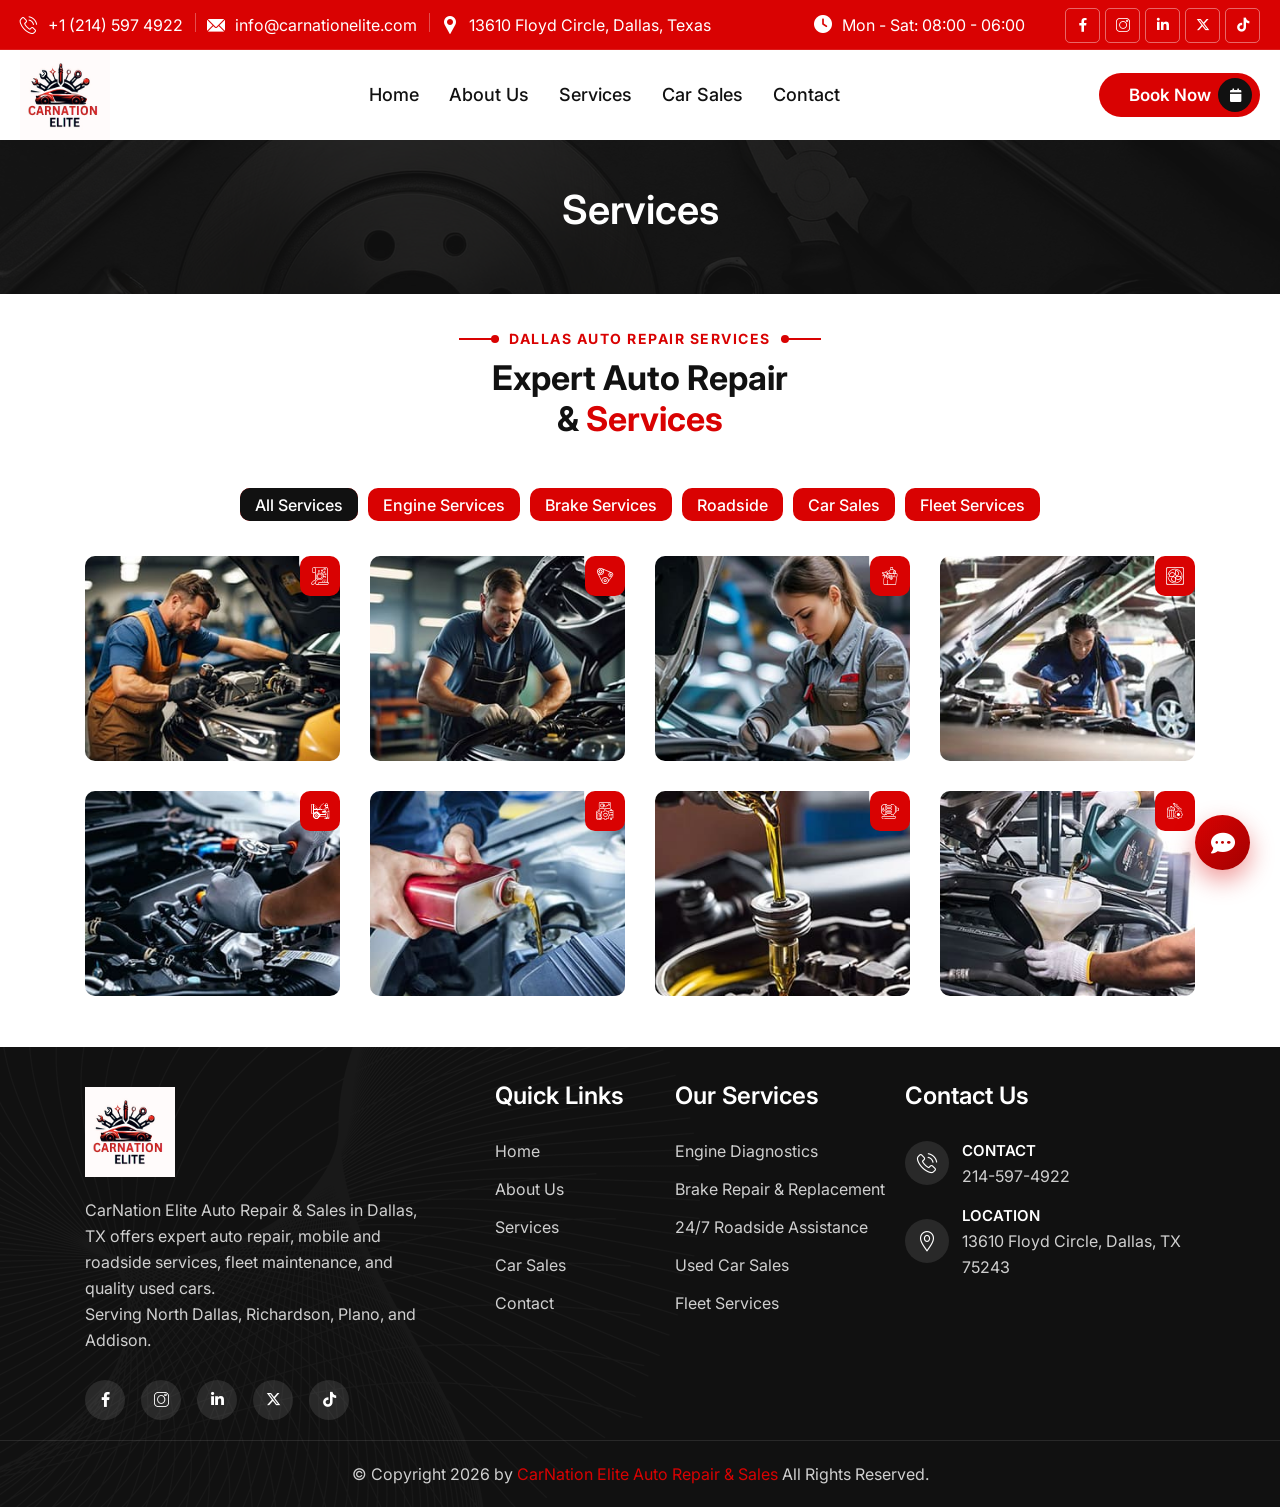
<file: services.html>
<!DOCTYPE html>
<html lang="en">

<head>
    <meta charset="UTF-8" />
    <meta name="viewport" content="width=device-width, initial-scale=1.0" />
    <title>Services - CarNation Elite Auto Repair & Sales | Dallas TX Expert Services</title>
    <meta name="description"
        content="CarNation Elite offers comprehensive auto repair services in Dallas, TX. Engine diagnostics, brake repair, 24/7 roadside assistance, used car sales, AC repair, fleet services. Certified technicians, fast turnarounds." />
    <meta name="keywords" content="auto repair services Dallas, engine diagnostics Dallas, brake repair Dallas, roadside assistance Dallas, used car sales Dallas, AC repair Dallas, fleet services Dallas, certified mechanics, car maintenance Dallas, vehicle inspection Dallas" />
    <meta name="author" content="CarNation Elite Auto Repair & Sales" />
    <meta name="robots" content="index, follow, max-image-preview:large, max-snippet:-1, max-video-preview:-1" />
    <meta name="language" content="English" />
    <meta name="geo.region" content="US-TX" />
    <meta name="geo.placename" content="Dallas, Texas" />
    <meta name="geo.position" content="32.7767;-96.7970" />
    <link rel="apple-touch-icon" sizes="180x180" href="assets/images/favicons/apple-touch-icon.png" />
    <link rel="icon" type="image/png" sizes="32x32" href="assets/images/favicons/favicon-32x32.png" />
    <link rel="icon" type="image/png" sizes="16x16" href="assets/images/favicons/favicon-16x16.png" />
    <link rel="canonical" href="https://carnationelite.com/services.html" />
    <meta property="og:locale" content="en_US" />
    <meta property="og:type" content="website" />
    <meta property="og:title" content="CarNation Elite Services - Expert Auto Repair Dallas TX" />
    <meta property="og:description" content="Complete auto repair services by CarNation Elite in Dallas, TX. Engine diagnostics, brake repair, 24/7 roadside assistance, used cars, AC repair, fleet services." />
    <meta property="og:url" content="https://carnationelite.com/services.html" />
    <meta property="og:site_name" content="CarNation Elite Auto Repair & Sales" />
    <meta property="og:image" content="https://carnationelite.com/assets/images/resources/logo-2.png" />
    <meta property="og:image:width" content="1200" />
    <meta property="og:image:height" content="630" />
    <meta name="twitter:card" content="summary_large_image" />
    <meta name="twitter:title" content="About CarNation Elite - Dallas Auto Repair Experts" />
    <meta name="twitter:description" content="Meet the team behind Dallas's trusted auto repair service. 15+ years experience, certified technicians, and commitment to quality service." />
    <meta name="twitter:image" content="https://carnationelite.com/assets/images/resources/logo-2.png" />
    <meta name="twitter:site" content="@carnationelite" />
    <script type="application/ld+json">
    {
        "@context": "https://schema.org",
        "@type": "AutoRepair",
        "name": "CarNation Elite Auto Repair & Sales",
        "description": "Expert auto repair, 24/7 roadside assistance, fleet services & quality used cars in Dallas, TX. Certified technicians with 15+ years experience.",
        "url": "https://carnationelite.com",
        "logo": "https://carnationelite.com/assets/images/resources/logo-2.png",
        "image": "https://carnationelite.com/assets/images/resources/about-one-img-1.jpg",
        "telephone": "+1-214-597-4922",
        "email": "info@carnationelite.com",
        "address": {
            "@type": "PostalAddress",
            "streetAddress": "13610 Floyd Circle",
            "addressLocality": "Dallas",
            "addressRegion": "TX",
            "postalCode": "75243",
            "addressCountry": "US"
        },
        "geo": {
            "@type": "GeoCoordinates",
            "latitude": "32.7767",
            "longitude": "-96.7970"
        },
        "openingHours": "Mo-Sa 08:00-18:00",
        "priceRange": "$$",
        "hasOfferCatalog": {
            "@type": "OfferCatalog",
            "name": "Auto Repair Services",
            "itemListElement": [
                {
                    "@type": "Offer",
                    "itemOffered": {
                        "@type": "Service",
                        "name": "Engine Diagnostics",
                        "description": "Advanced engine diagnostics to quickly identify and resolve issues"
                    }
                },
                {
                    "@type": "Offer",
                    "itemOffered": {
                        "@type": "Service",
                        "name": "Brake Repair",
                        "description": "Expert brake inspections, repairs, and replacements"
                    }
                },
                {
                    "@type": "Offer",
                    "itemOffered": {
                        "@type": "Service",
                        "name": "24/7 Roadside Assistance",
                        "description": "Emergency towing and roadside repair services"
                    }
                },
                {
                    "@type": "Offer",
                    "itemOffered": {
                        "@type": "Service",
                        "name": "Used Car Sales",
                        "description": "Quality inspected used cars with transparent history"
                    }
                }
            ]
        },
        "aggregateRating": {
            "@type": "AggregateRating",
            "ratingValue": "4.8",
            "reviewCount": "77",
            "bestRating": "5"
        },
        "sameAs": [
            "https://www.facebook.com/carnationelite",
            "https://www.instagram.com/carnation_elite/",
            "https://www.linkedin.com/company/carnation-elite/",
            "https://twitter.com/carnationelite",
            "https://www.tiktok.com/in/about"
        ]
    }
    </script>
    <script type="application/ld+json">
    {
        "@context": "https://schema.org",
        "@type": "LocalBusiness",
        "name": "CarNation Elite Auto Repair & Sales",
        "description": "Dallas's premier auto repair and used car dealership serving North Dallas, Richardson, Plano, and Addison.",
        "url": "https://carnationelite.com",
        "telephone": "+1-214-597-4922",
        "address": {
            "@type": "PostalAddress",
            "streetAddress": "13610 Floyd Circle",
            "addressLocality": "Dallas",
            "addressRegion": "TX",
            "postalCode": "75243",
            "addressCountry": "US"
        },
        "geo": {
            "@type": "GeoCoordinates",
            "latitude": "32.7767",
            "longitude": "-96.7970"
        },
        "openingHours": [
            "Mo 08:00-18:00",
            "Tu 08:00-18:00",
            "We 08:00-18:00",
            "Th 08:00-18:00",
            "Fr 08:00-18:00",
            "Sa 08:00-18:00"
        ],
        "servesCuisine": "Auto Repair Services",
        "areaServed": {
            "@type": "GeoCircle",
            "geoMidpoint": {
                "@type": "GeoCoordinates",
                "latitude": "32.7767",
                "longitude": "-96.7970"
            },
            "geoRadius": "25"
        }
    }
    </script>
    <link rel="preconnect" href="https://fonts.googleapis.com/">
    <link rel="preconnect" href="https://fonts.gstatic.com/" crossorigin>
    <link rel="stylesheet" href="https://cdnjs.cloudflare.com/ajax/libs/font-awesome/6.5.0/css/all.min.css">

    <link
        href="https://fonts.googleapis.com/css2?family=Inter:ital,opsz,wght@0,14..32,100..900;1,14..32,100..900&amp;display=swap"
        rel="stylesheet">
    <link rel="stylesheet" href="assets/css/bootstrap.min.css" />
    <link rel="stylesheet" href="assets/css/animate.min.css" />
    <link rel="stylesheet" href="assets/css/custom-animate.css" />
    <link rel="stylesheet" href="assets/css/font-awesome-all.css" />
    <link rel="stylesheet" href="assets/css/flaticon.css">
    <link rel="stylesheet" href="assets/css/aos.css" />
    <link rel="stylesheet" href="assets/css/style.css" />
    <link rel="stylesheet" href="assets/css/responsive.css" />
    <link rel="stylesheet" href="assets/css/chatbot.css">
    <link rel="stylesheet" href="assets/css/mobile-bottom-nav.css">
</head>

<body class="custom-cursor">

    <div id="preloader">
        <div class="preloader">
            <span></span>
            <span></span>
        </div>
    </div>

    <div class="page-wrapper">
      <header class="main-header-two">
            <div class="main-menu-two__top">
                <div class="main-menu-two__top-inner">
                    <ul class="list-unstyled main-menu-two__contact-list">
                        <li>
                            <div class="icon">
                                <i class="icon-phone-call"></i>
                            </div>
                            <div class="text">
                                <p><a href="tel:+12145974922">+1 (214) 597 4922</a></p>
                            </div>
                        </li>
                        <li>
                            <div class="icon">
                                <i class="icon-email"></i>
                            </div>
                            <div class="text">
                                <p><a href="mailto:info@carnationelite.com">info@carnationelite.com</a>
                                </p>
                            </div>
                        </li>
                        <li>
                            <div class="icon">
                                <i class="icon-pin"></i>
                            </div>
                            <div class="text">
                                <p>13610 Floyd Circle, Dallas, Texas</p>
                            </div>
                        </li>
                    </ul>
                    <p class="main-menu-two__top-welcome-text">Welcome to CarNation Elite Auto Repair</p>
                    <div class="main-menu-two__top-right">
                        <div class="main-menu-two__top-time">
                            <div class="main-menu-two__top-time-icon">
                                <span class="fas fa-clock"></span>
                            </div>
                            <p class="main-menu-two__top-text">Mon - Sat: 08:00 - 06:00</p>
                        </div>
                        <div class="main-menu-two__social">
                            <a target="_blank" href="https://www.facebook.com/carnationelite"><i
                                    class="icon-facebook-app-symbol"></i></a>
                            <a target="_blank" href="https://www.instagram.com/carnation_elite/"><i
                                    class="icon-instagram"></i></a>
                            <a target="_blank" href="https://www.linkedin.com/company/carnation-elite/"><i
                                    class="fab fa-linkedin-in"></i></a>
                            <a target="_blank" href="https://twitter.com/carnationelite"><i
                                    class="fa-brands fa-x-twitter"></i></a>
                            <a target="_blank" href="https://www.tiktok.com/in/about">
                                <i class="fa-brands fa-tiktok"></i>
                            </a>
                        </div>
                    </div>
                </div>
            </div>
            <nav class="main-menu main-menu-two">
                <div class="main-menu-two__wrapper">
                    <div class="main-menu-two__wrapper-inner">
                        <div class="main-menu-two__left">
                            <div class="main-menu-two__logo">
                                <a href="index.html"><img src="assets/images/resources/logo-2.png" class="bg-white"
                                        alt="" style="height: 90px; width: 90px;"></a>
                            </div>
                        </div>
                        <div class="main-menu-two__main-menu-box">
                            <a href="javascript:void(0);" class="mobile-nav__toggler"><i class="fa fa-bars"></i></a>
                            <ul class="main-menu__list">
                                <li>
                                    <a href="./index.html">Home</a>
                                </li>
                                <li>
                                    <a href="./about.html">About Us</a>
                                </li>
                                <li>
                                    <a href="./services.html">Services</a>
                                </li>
                                <li>
                                    <a href="./carsales.html">Car Sales</a>
                                </li>
                                <li>
                                    <a href="./contact.html">Contact</a>
                                </li>

                            </ul>
                        </div>
                        <div class="main-menu-two__right">
                            <div class="main-menu-two__btn-box">
                                <a href="https://calendly.com/carnationelite/schedule-your-appointment" class="thm-btn"
                                    target="_blank">
                                    Book Now
                                    <span><i class="fa fa-calendar"></i></span>
                                </a>
                            </div>
                        </div>
                    </div>
                </div>
            </nav>
        </header>

        <div class="stricky-header stricked-menu main-menu main-menu-two">
            <div class="sticky-header__content"></div>
        </div>


        <section class="page-header">
            <div class="page-header__bg" style="background-image: url(assets/images/backgrounds/page-header-bg.jpg);">
            </div>
            <div class="container">
                <div class="page-header__inner">
                    <h3>Services</h3>
                </div>
            </div>
        </section>

        <!--Project Three Start-->
        <section class="project-three project-v-three">
            <div class="project-three__shape-1"></div>
            <div class="container">
                <div class="section-title text-center sec-title-animation animation-style1">
                    <div class="section-title__tagline-box">
                        <div class="section-title__tagline-border">
                            <div class="section-title__shape-1">
                                <i class="section-title__circle"></i>
                            </div>
                        </div>
                        <h6 class="section-title__tagline">Dallas Auto Repair Services</h6>
                        <div class="section-title__tagline-border">
                            <div class="section-title__shape-2">
                                <i class="section-title__circle"></i>
                            </div>
                        </div>
                    </div>
                    <h3 class="section-title__title title-animation">Expert Auto Repair <br> & <span>Services</span>
                    </h3>
                </div>
                <ul class="project-filter style1 post-filter has-dynamic-filters-counter list-unstyled">
                    <li data-filter=".filter-item" class="active"><span class="filter-text">All Services</span></li>
                    <li data-filter=".engine"><span class="filter-text">Engine Services</span></li>
                    <li data-filter=".brake"><span class="filter-text">Brake Services</span></li>
                    <li data-filter=".roadside"><span class="filter-text">Roadside</span></li>
                    <li data-filter=".carsales"><span class="filter-text">Car Sales</span></li>
                    <li data-filter=".fleet"><span class="filter-text last-pd-none">Fleet Services</span></li>
                </ul>
                <div class="row filter-layout">
                    <!--Service Item Start-->
                    <div class="col-xl-3 col-lg-6 col-md-6 filter-item engine">
                        <div class="project-three__single">
                            <div class="project-three__img-box">
                                <div class="project-three__img">
                                    <img src="assets/images/services/services-3-1.jpg" alt="Engine Diagnostics">
                                </div>
                                <div class="project-three__icon">
                                    <a href="./blog/engine-diagnostics-dallas.html" class="service-link"><span
                                            class="icon-diagnostic"></span></a>
                                </div>
                                <div class="project-three__content-inner">
                                    <div class="project-three__content">
                                        <span class="project-three__sub-title">Engine Services</span>
                                        <h3 class="project-three__title"><a href="./blog/engine-diagnostics-dallas.html">Engine
                                                Diagnostics</a></h3>
                                    </div>
                                    
                                </div>
                            </div>
                        </div>
                    </div>
                    <!--Project Three Single End-->
                    <!--Service Item Start-->
                    <div class="col-xl-3 col-lg-6 col-md-6 filter-item brake">
                        <div class="project-three__single">
                            <div class="project-three__img-box">
                                <div class="project-three__img">
                                    <img src="assets/images/services/services-3-2.jpg" alt="Brake Repair">
                                </div>
                                <div class="project-three__icon">
                                    <a href="./blog/brake-repair-dallas.html" class="service-link"><span
                                            class="icon-car-parts"></span></a>
                                </div>
                                <div class="project-three__content-inner">
                                    <div class="project-three__content">
                                        <span class="project-three__sub-title">Brake Services</span>
                                        <h3 class="project-three__title"><a href="./blog/brake-repair-dallas.html">Brake Repair
                                                & Replacement</a></h3>
                                    </div>
                                    
                                </div>
                            </div>
                        </div>
                    </div>
                    <!--Project Three Single End-->
                    <!--Service Item Start-->
                    <div class="col-xl-3 col-lg-6 col-md-6 filter-item roadside">
                        <div class="project-three__single">
                            <div class="project-three__img-box">
                                <div class="project-three__img">
                                    <img src="assets/images/services/services-3-3.jpg" alt="Roadside Assistance">
                                </div>
                                <div class="project-three__icon">
                                    <a href="./blog/roadside-assistance-dallas.html" class="service-link"><span
                                            class="icon-tools"></span></a>
                                </div>
                                <div class="project-three__content-inner">
                                    <div class="project-three__content">
                                        <span class="project-three__sub-title">Emergency Service</span>
                                        <h3 class="project-three__title"><a href="./blog/roadside-assistance-dallas.html">24/7 Roadside
                                                Assistance</a></h3>
                                    </div>
                                    
                                </div>
                            </div>
                        </div>
                    </div>
                    <!--Project Three Single End-->
                    <!--Service Item Start-->
                    <div class="col-xl-3 col-lg-6 col-md-6 filter-item carsales">
                        <div class="project-three__single">
                            <div class="project-three__img-box">
                                <div class="project-three__img">
                                    <img src="assets/images/services/services-3-4.jpg" alt="Used Car Sales">
                                </div>
                                <div class="project-three__icon">
                                    <a href="./carsales.html" class="service-link"><span
                                            class="icon-fan"></span></a>
                                </div>
                                <div class="project-three__content-inner">
                                    <div class="project-three__content">
                                        <span class="project-three__sub-title">Car Sales</span>
                                        <h3 class="project-three__title"><a href="./carsales.html">Quality Used
                                                Cars</a></h3>
                                    </div>
                                    
                                </div>
                            </div>
                        </div>
                    </div>
                    <!--Project Three Single End-->
                    <!--Service Item Start-->
                    <div class="col-xl-3 col-lg-6 col-md-6 filter-item fleet">
                        <div class="project-three__single">
                            <div class="project-three__img-box">
                                <div class="project-three__img">
                                    <img src="assets/images/services/services-3-5.jpg" alt="AC Repair">
                                </div>
                                <div class="project-three__icon">
                                    <a href="./blog/ac-repair-dallas.html" class="service-link"><span
                                            class="icon-mechanical"></span></a>
                                </div>
                                <div class="project-three__content-inner">
                                    <div class="project-three__content">
                                        <span class="project-three__sub-title">Climate Services</span>
                                        <h3 class="project-three__title"><a href="./blog/ac-repair-dallas.html">AC Repair
                                                & Service</a></h3>
                                    </div>
                                    
                                </div>
                            </div>
                        </div>
                    </div>
                    <!--Project Three Single End-->
                    <!--Service Item Start-->
                    <div class="col-xl-3 col-lg-6 col-md-6 filter-item fleet">
                        <div class="project-three__single">
                            <div class="project-three__img-box">
                                <div class="project-three__img">
                                    <img src="assets/images/services/services-3-6.jpg" alt="Fleet Services">
                                </div>
                                <div class="project-three__icon">
                                    <a href="./blog/fleet-services-dallas.html" class="service-link"><span
                                            class="icon-spare-parts"></span></a>
                                </div>
                                <div class="project-three__content-inner">
                                    <div class="project-three__content">
                                        <span class="project-three__sub-title">Business Services</span>
                                        <h3 class="project-three__title"><a href="./blog/fleet-services-dallas.html">Fleet & Commercial
                                                Services</a></h3>
                                    </div>
                                    
                                </div>
                            </div>
                        </div>
                    </div>
                    <!--Project Three Single End-->
                    <!--Service Item Start-->
                    <div class="col-xl-3 col-lg-6 col-md-6 filter-item engine">
                        <div class="project-three__single">
                            <div class="project-three__img-box">
                                <div class="project-three__img">
                                    <img src="assets/images/services/services-3-7.jpg" alt="General Maintenance">
                                </div>
                                <div class="project-three__icon">
                                    <a href="./blog/general-maintenance-dallas.html" class="service-link"><span
                                            class="icon-motor"></span></a>
                                </div>
                                <div class="project-three__content-inner">
                                    <div class="project-three__content">
                                        <span class="project-three__sub-title">Maintenance</span>
                                        <h3 class="project-three__title"><a href="./blog/general-maintenance-dallas.html">General
                                                Maintenance</a></h3>
                                    </div>
                                    
                                </div>
                            </div>
                        </div>
                    </div>
                    <!--Project Three Single End-->
                    <!--Service Item Start-->
                    <div class="col-xl-3 col-lg-6 col-md-6 filter-item brake">
                        <div class="project-three__single">
                            <div class="project-three__img-box">
                                <div class="project-three__img">
                                    <img src="assets/images/services/services-3-8.jpg" alt="Vehicle Inspection">
                                </div>
                                <div class="project-three__icon">
                                    <a href="./blog/vehicle-inspection-dallas.html" class="service-link"><span
                                            class="icon-spare-parts-1"></span></a>
                                </div>
                                <div class="project-three__content-inner">
                                    <div class="project-three__content">
                                        <span class="project-three__sub-title">Inspection</span>
                                        <h3 class="project-three__title"><a href="./blog/vehicle-inspection-dallas.html">Vehicle
                                                Inspection</a></h3>
                                    </div>
                                    
                                </div>
                            </div>
                        </div>
                    </div>
                </div>
            </div>
        </section>
      
          <footer class="site-footer-two">
            <div class="site-footer-two__shape-1 float-bob-x">
                <img src="assets/images/shapes/site-footer-two-shape-1.png" alt="">
            </div>
            <div class="container">
                <div class="site-footer-two__top">
                    <div class="row">
                        <div class="col-xl-4 col-lg-6 col-md-6 wow fadeInUp" data-wow-delay="100ms">
                            <div class="footer-widget-two__column footer-widget-two__about">
                                <div class="footer-widget-two__logo">
                                    <a href="index.html"><img src="assets/images/resources/logo-2.png" class="bg-white"
                                            alt="" style="height: 90px; width: 90px;"></a>
                                </div>
                                <p class="footer-widget-two__about-text">CarNation Elite Auto Repair & Sales in Dallas,
                                    TX offers expert auto repair, mobile and roadside services, fleet maintenance, and
                                    quality used cars. <br> Serving North Dallas, Richardson, Plano, and Addison.</p>
                                <div class="site-footer-two__social">
                                    <a target="_blank" href="https://www.facebook.com/carnationelite"><i
                                            class="icon-facebook-app-symbol"></i></a>
                                    <a target="_blank" href="https://www.instagram.com/carnation_elite/"><i
                                            class="icon-instagram"></i></a>
                                    <a target="_blank" href="https://www.linkedin.com/company/carnation-elite/"><i
                                            class="fab fa-linkedin-in"></i></a>
                                    <a target="_blank" href="https://twitter.com/carnationelite"><i
                                            class="fa-brands fa-x-twitter"></i></a>
                                    <a target="_blank" href="https://www.tiktok.com/in/about">
                                        <i class="fa-brands fa-tiktok"></i>
                                    </a>
                                </div>
                            </div>
                        </div>
                        <div class="col-xl-2 col-lg-6 col-md-6 wow fadeInUp" data-wow-delay="200ms">
                            <div class="footer-widget-two__column footer-widget-two__usefull-link">
                                <div class="footer-widget-two__title-box">
                                    <h3 class="footer-widget-two__title">Quick Links</h3>
                                </div>
                                <div class="footer-widget-two__link-box">
                                    <ul class="footer-widget-two__link list-unstyled">
                                        <li><a href="index.html">Home</a></li>
                                        <li><a href="./about.html">About Us</a></li>
                                        <li><a href="./services.html">Services</a></li>
                                        <li><a href="./carsales.html">Car Sales</a></li>
                                        <li><a href="./contact.html">Contact</a></li>
                                    </ul>
                                </div>
                            </div>
                        </div>
                        <div class="col-xl-3 col-lg-6 col-md-6 wow fadeInUp" data-wow-delay="300ms">
                            <div class="footer-widget-two__column footer-widget-two__services">
                                <div class="footer-widget-two__title-box">
                                    <h3 class="footer-widget-two__title">Our Services</h3>
                                </div>
                                <ul class="footer-widget-two__link list-unstyled">
                                    <li><a href="./blog/engine-diagnostics-dallas.html">Engine Diagnostics</a>
                                    </li>
                                    <li><a href="./blog/brake-repair-dallas.html">Brake Repair & Replacement</a>
                                    </li>
                                    <li><a href="./blog/roadside-assistance-dallas.html">24/7 Roadside Assistance</a></li>
                                    <li><a href="./blog/used-car-sales-dallas.html">Used Car Sales</a></li>
                                    <li><a href="./blog/fleet-services-dallas.html">Fleet Services</a>
                                    </li>
                                </ul>
                            </div>
                        </div>
                        <div class="col-xl-3 col-lg-6 col-md-6 wow fadeInUp" data-wow-delay="400ms">
                            <div class="footer-widget-two__column footer-widget-two__newsletter">
                                <div class="footer-widget-two__title-box">
                                    <h3 class="footer-widget-two__newsletter-title">Contact Us</h3>
                                </div>
                                <ul class="footer-widget-two__contact list-unstyled">
                                    <li>
                                        <div class="icon">
                                            <span class="icon-phone-call"></span>
                                        </div>
                                        <div class="content">
                                            <h5>Contact</h5>
                                            <p><a href="tel:+12145974922">214-597-4922</a></p>
                                        </div>
                                    </li>
                                    <li>
                                        <div class="icon">
                                            <span class="icon-location"></span>
                                        </div>
                                        <div class="content">
                                            <h5>Location</h5>
                                            <p>13610 Floyd Circle, Dallas, TX 75243</p>
                                        </div>
                                    </li>
                                </ul>

                            </div>
                        </div>
                    </div>
                </div>
            </div>
            <div class="site-footer-two__bottom">
                <div class="container">
                    <div class="site-footer-two__bottom-inner">
                        <p class="site-footer-two__bottom-text">© Copyright 2026 by <a
                                href="javascript:void(0);">CarNation Elite Auto
                                Repair & Sales</a> All Rights
                            Reserved.</p>
                    </div>
                </div>
            </div>
        </footer>
    </div>


     <div class="mobile-nav__wrapper">
        <div class="mobile-nav__overlay mobile-nav__toggler"></div>
        <div class="mobile-nav__content">
            <span class="mobile-nav__close mobile-nav__toggler"><i class="fa fa-times"></i></span>
            <div class="logo-box">
                <a href="index.html" aria-label="logo image"><img src="assets/images/resources/logo-2.png" width="60px"
                        alt="logo" /></a>
            </div>
            <div class="mobile-nav__container"></div>
            <ul class="mobile-nav__contact list-unstyled">
                <li>
                    <i class="fa fa-envelope"></i>
                    <a href="mailto:info@carnationelite.com">info@carnationelite.com</a>
                </li>
                <li>
                    <i class="fas fa-phone"></i>
                    <a href="tel:214-597-4922">214-597-4922</a>
                </li>
            </ul>
            <div class="mobile-nav__top">
                <div class="mobile-nav__social">
                    <a target="_blank" href="https://www.facebook.com/carnationelite"><i
                            class="icon-facebook-app-symbol"></i></a>
                    <a target="_blank" href="https://www.instagram.com/carnation_elite/"><i
                            class="icon-instagram"></i></a>
                    <a target="_blank" href="https://www.linkedin.com/company/carnation-elite/"><i
                            class="fab fa-linkedin-in"></i></a>
                    <a target="_blank" href="https://twitter.com/carnationelite"><i
                            class="fa-brands fa-x-twitter"></i></a>
                    <a target="_blank" href="https://www.tiktok.com/in/about">
                        <i class="fa-brands fa-tiktok"></i>
                    </a>
                </div>
            </div>

        </div>
    </div>

    <a href="#" data-target="html" class="scroll-to-target scroll-to-top">
        <span class="scroll-to-top__wrapper"><span class="scroll-to-top__inner"></span></span>
        <span class="scroll-to-top__text"> Go Back Top</span>
    </a>


    <!-- Mobile Bottom Navigation -->
    <div class="mobile-bottom-nav">
        <a href="index.html">
            <i class="fa fa-home"></i>
            <span>Home</span>
        </a>
        <a href="about.html">
            <i class="fa fa-info-circle"></i>
            <span>About</span>
        </a>
        <a href="services.html" class="active">
            <i class="fa fa-briefcase"></i>
            <span>Services</span>
        </a>
        <a href="https://calendly.com/carnationelite/schedule-your-appointment" target="_blank">
            <i class="fa fa-calendar"></i>
            <span>Book Now</span>
        </a>
        <a href="contact.html">
            <i class="fa fa-user"></i>
            <span>Contact</span>
        </a>
    </div>

    <script src="assets/js/jquery-latest.js"></script>
    <script src="assets/js/bootstrap.bundle.min.js"></script>
    <script src="assets/js/jquery.appear.min.js"></script>
    <script src="assets/js/wow.js"></script>
    <script src="assets/js/isotope.js"></script>
    <script src="assets/js/jquery-sidebar-content.js"></script>
    <script src="assets/js/aos.js"></script>
    <script src="assets/js/gsap/gsap.js"></script>
    <script src="assets/js/gsap/ScrollTrigger.js"></script>
    <script src="assets/js/gsap/SplitText.js"></script>
    <script src="assets/js/script.js"></script>
    <!-- AI Chatbot -->
    <div class="ai-chatbot-overlay"></div>
    <div class="ai-chatbot-toggle">
        <i class="fas fa-comment-dots"></i>
    </div>

    <div class="ai-chatbot-window">
        <div class="ai-chatbot-header">
            <img src="assets/images/resources/logo-2.png" alt="AI Assistant">
            <div class="ai-chatbot-header-info">
                <h4>CarNation AI</h4>
                <span>Online</span>
            </div>
            <div class="ai-chatbot-close">
                <i class="fas fa-times"></i>
            </div>
        </div>
        <div class="ai-chatbot-messages">
            <div class="ai-message bot">
                Hello! Welcome to CarNation Elite Auto Repair & Sales. How can I help you today?
            </div>
        </div>
        <div class="ai-chatbot-input-area">
            <input type="text" placeholder="Type your message...">
            <button class="ai-chatbot-send">
                <i class="fas fa-paper-plane"></i>
            </button>
        </div>
    </div>

    <script src="assets/js/chatbot.js"></script>
<script src="assets/js/smoothscroll.min.js"></script>
</body>
</html>
</file>
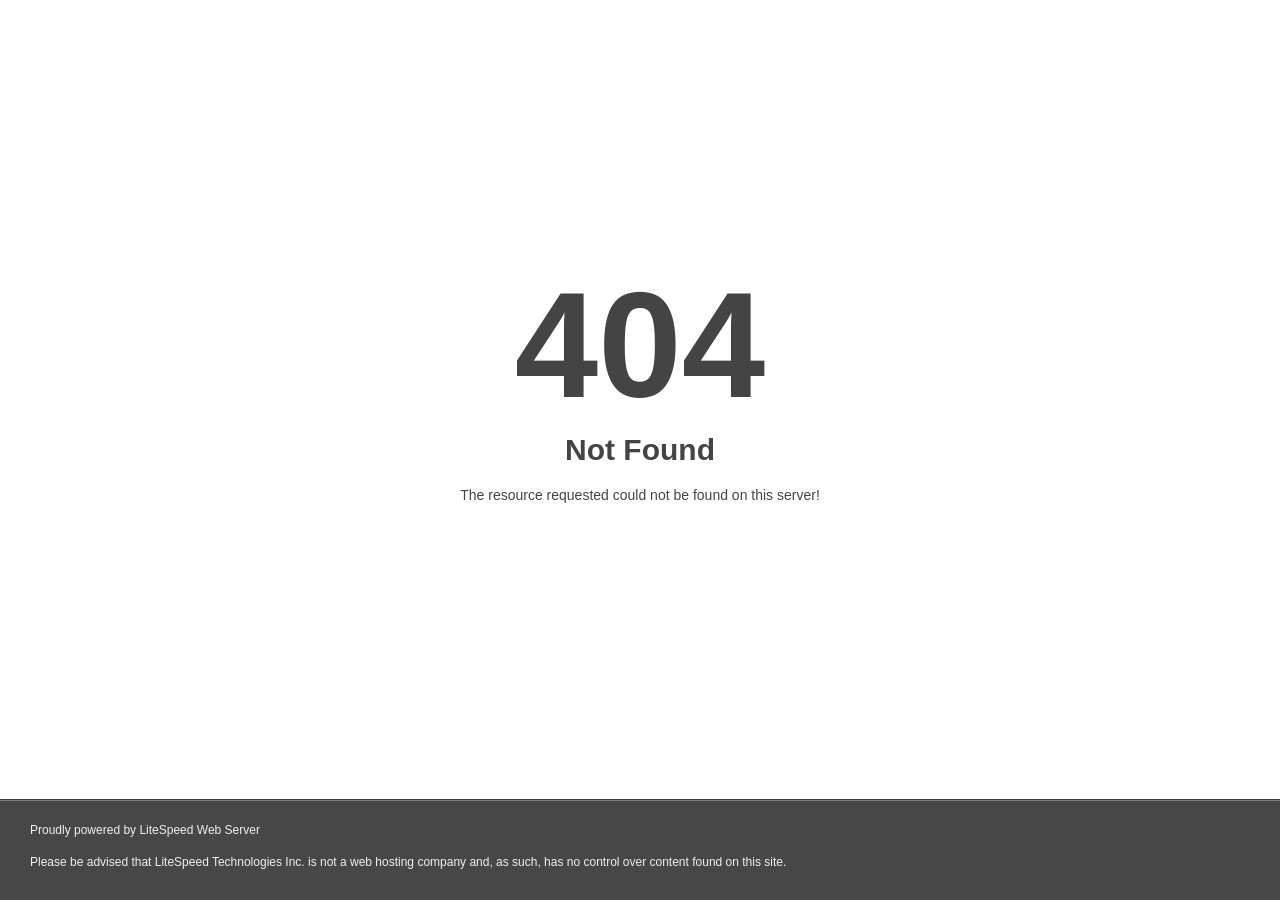
<file: assets/fonts/fa-brands-400.html>
<!DOCTYPE html>
<html style="height:100%">
<head>
<meta name="viewport" content="width=device-width, initial-scale=1, shrink-to-fit=no" />
<title> 404 Not Found
</title><style>@media (prefers-color-scheme:dark){body{background-color:#000!important}}</style></head>
<body style="color: #444; margin:0;font: normal 14px/20px Arial, Helvetica, sans-serif; height:100%; background-color: #fff;">
<div style="height:auto; min-height:100%; ">     <div style="text-align: center; width:800px; margin-left: -400px; position:absolute; top: 30%; left:50%;">
        <h1 style="margin:0; font-size:150px; line-height:150px; font-weight:bold;">404</h1>
<h2 style="margin-top:20px;font-size: 30px;">Not Found
</h2>
<p>The resource requested could not be found on this server!</p>
</div></div><div style="color:#f0f0f0; font-size:12px;margin:auto;padding:0px 30px 0px 30px;position:relative;clear:both;height:100px;margin-top:-101px;background-color:#474747;border-top: 1px solid rgba(0,0,0,0.15);box-shadow: 0 1px 0 rgba(255, 255, 255, 0.3) inset;">
<br>Proudly powered by LiteSpeed Web Server<p>Please be advised that LiteSpeed Technologies Inc. is not a web hosting company and, as such, has no control over content found on this site.</p></div></body></html>
</file>
<file: assets/css/jarallax.css>
.jarallax {
    position: relative;
    z-index: 0;
}
.jarallax > .jarallax-img {
    position: absolute;
    object-fit: cover;
    /* support for plugin https://github.com/bfred-it/object-fit-images */
    font-family: 'object-fit: cover;';
    top: 0;
    left: 0;
    width: 100%;
    height: 100%;
    z-index: -1;
}
</file>
<file: assets/css/flaticon.css>
@font-face {
  font-family: 'icomoon';
  src: url('../fonts/icomoon78ed.eot?orkqwr');
  src: url('../fonts/icomoon78ed.eot?orkqwr#iefix') format('embedded-opentype'),
    url('../fonts/icomoon78ed.ttf?orkqwr') format('truetype'),
    url('../fonts/icomoon78ed.woff?orkqwr') format('woff'),
    url('../fonts/icomoon78ed.svg?orkqwr#icomoon') format('svg');
  font-weight: normal;
  font-style: normal;
  font-display: block;
}

[class^="icon-"],
[class*=" icon-"] {
  /* use !important to prevent issues with browser extensions that change fonts */
  font-family: 'icomoon' !important;
  speak: never;
  font-style: normal;
  font-weight: normal;
  font-variant: normal;
  text-transform: none;
  line-height: 1;

  /* Better Font Rendering =========== */
  -webkit-font-smoothing: antialiased;
  -moz-osx-font-smoothing: grayscale;
}







.icon-brake-disc:before {
  content: "\e900";
}

.icon-low-beam:before {
  content: "\e901";
}

.icon-left:before {
  content: "\e902";
}

.icon-facebook-app-symbol:before {
  content: "\e903";
}

.icon-twitter:before {
  content: "\e904";
}

.icon-twitter-1:before {
  content: "\e905";
}

.icon-instagram:before {
  content: "\e906";
}

.icon-linkedin:before {
  content: "\e907";
}

.icon-pinterest:before {
  content: "\e908";
}

.icon-share:before {
  content: "\e909";
}

.icon-calendar:before {
  content: "\e90a";
}

.icon-user:before {
  content: "\e90b";
}

.icon-comment:before {
  content: "\e90c";
}

.icon-shield:before {
  content: "\e90d";
}

.icon-customer-review:before {
  content: "\e90e";
}

.icon-phone-call:before {
  content: "\e90f";
}

.icon-clock-1:before {
  content: "\e910";
}

.icon-affordable:before {
  content: "\e911";
}

.icon-satisfaction:before {
  content: "\e912";
}

.icon-call-center:before {
  content: "\e913";
}

.icon-technology:before {
  content: "\e914";
}

.icon-spark-plug:before {
  content: "\e915";
}

.icon-part:before {
  content: "\e916";
}

.icon-spare-parts:before {
  content: "\e917";
}

.icon-breakdown:before {
  content: "\e918";
}

.icon-motor:before {
  content: "\e919";
}

.icon-spare-parts-1:before {
  content: "\e91a";
}

.icon-flat-tire:before {
  content: "\e91b";
}

.icon-tire-pressure:before {
  content: "\e91c";
}

.icon-tyre:before {
  content: "\e91d";
}

.icon-diagnostic:before {
  content: "\e91e";
}

.icon-tire:before {
  content: "\e91f";
}

.icon-oil:before {
  content: "\e920";
}

.icon-mechanical:before {
  content: "\e921";
}

.icon-battery:before {
  content: "\e922";
}

.icon-brake:before {
  content: "\e923";
}

.icon-next:before {
  content: "\e924";
}

.icon-back:before {
  content: "\e925";
}

.icon-tools-1:before {
  content: "\e926";
}

.icon-call:before {
  content: "\e927";
}

.icon-pin:before {
  content: "\e928";
}

.icon-email:before {
  content: "\e929";
}

.icon-mail:before {
  content: "\e92a";
}

.icon-investment:before {
  content: "\e92b";
}

.icon-right:before {
  content: "\e92c";
}

.icon-clock:before {
  content: "\e92d";
}

.icon-location:before {
  content: "\e92e";
}

.icon-electrical-mechanic:before {
  content: "\e92f";
}

.icon-technician:before {
  content: "\e930";
}

.icon-tire-1:before {
  content: "\e931";
}

.icon-check-1:before {
  content: "\e932";
}

.icon-fan:before {
  content: "\e933";
}

.icon-steering-wheel:before {
  content: "\e934";
}

.icon-car-parts:before {
  content: "\e935";
}

.icon-tools:before {
  content: "\e936";
}

.icon-professional-services:before {
  content: "\e937";
}

.icon-guarantee:before {
  content: "\e938";
}

.icon-time-management:before {
  content: "\e939";
}

.icon-price-tag:before {
  content: "\e93a";
}

.icon-medal:before {
  content: "\e93b";
}

.icon-trophy:before {
  content: "\e93c";
}

.icon-car:before {
  content: "\e93d";
}

.icon-costumer:before {
  content: "\e93e";
}

.icon-expert-team:before {
  content: "\e93f";
}

.icon-fast:before {
  content: "\e940";
}

.icon-24-hours:before {
  content: "\e941";
}

.icon-checked:before {
  content: "\e942";
}

.icon-check:before {
  content: "\e943";
}
</file>
<file: assets/css/twentytwenty.css>
.twentytwenty-horizontal .twentytwenty-handle:before,
.twentytwenty-horizontal .twentytwenty-handle:after,
.twentytwenty-vertical .twentytwenty-handle:before,
.twentytwenty-vertical .twentytwenty-handle:after {
  content: " ";
  display: block;
  background: white;
  position: absolute;
  z-index: 30;
  -webkit-box-shadow: 0px 0px 12px rgba(51, 51, 51, 0.5);
  -moz-box-shadow: 0px 0px 12px rgba(51, 51, 51, 0.5);
  box-shadow: 0px 0px 12px rgba(51, 51, 51, 0.5);
}

.twentytwenty-horizontal .twentytwenty-handle:before,
.twentytwenty-horizontal .twentytwenty-handle:after {
  width: 8px;
  height: 9999px;
  left: 50%;
  margin-left: -3.5px;
}

.twentytwenty-vertical .twentytwenty-handle:before,
.twentytwenty-vertical .twentytwenty-handle:after {
  width: 9999px;
  height: 3px;
  top: 50%;
  margin-top: -1.5px;
}

.twentytwenty-before-label,
.twentytwenty-after-label,
.twentytwenty-overlay {
  position: absolute;
  top: 0;
  left: -4px;
  width: 101.1%;
  height: 100%;
}

.twentytwenty-before-label,
.twentytwenty-after-label,
.twentytwenty-overlay {
  -webkit-transition-duration: 0.5s;
  -moz-transition-duration: 0.5s;
  transition-duration: 0.5s;
}

.twentytwenty-before-label,
.twentytwenty-after-label {
  -webkit-transition-property: opacity;
  -moz-transition-property: opacity;
  transition-property: opacity;
}

.twentytwenty-before-label:before,
.twentytwenty-after-label:before {
  color: white;
  font-size: 13px;
  font-weight: 700;
  letter-spacing: 0.1em;
}

.twentytwenty-before-label:before,
.twentytwenty-after-label:before {
  position: absolute;
  background: rgba(255, 255, 255, 0.2);
  line-height: 38px;
  padding: 0 20px;
  -webkit-border-radius: 2px;
  -moz-border-radius: 2px;
  border-radius: 2px;
}

.twentytwenty-horizontal .twentytwenty-before-label:before,
.twentytwenty-horizontal .twentytwenty-after-label:before {
  bottom: 0px;
  margin-top: -19px;
}

.twentytwenty-vertical .twentytwenty-before-label:before,
.twentytwenty-vertical .twentytwenty-after-label:before {
  left: 50%;
  margin-left: -45px;
  text-align: center;
  width: 100px;
}

.twentytwenty-left-arrow,
.twentytwenty-right-arrow,
.twentytwenty-up-arrow,
.twentytwenty-down-arrow {
  width: 0;
  height: 0;
  border: 6px inset transparent;
  position: absolute;
}

.twentytwenty-left-arrow,
.twentytwenty-right-arrow {
  top: 50%;
  margin-top: -6px;
}

.twentytwenty-up-arrow,
.twentytwenty-down-arrow {
  left: 50%;
  margin-left: -6px;
}

.twentytwenty-container {
  -webkit-box-sizing: content-box;
  -moz-box-sizing: content-box;
  box-sizing: content-box;
  z-index: 0;
  overflow: hidden;
  position: relative;
  -webkit-user-select: none;
  -moz-user-select: none;
}

.twentytwenty-container img {
  max-width: 100%;
  position: absolute;
  top: 0;
  display: block;
}

.twentytwenty-container.active .twentytwenty-overlay,
.twentytwenty-container.active :hover.twentytwenty-overlay {
  background: rgba(0, 0, 0, 0);
}

.twentytwenty-container.active .twentytwenty-overlay .twentytwenty-before-label,
.twentytwenty-container.active .twentytwenty-overlay .twentytwenty-after-label,
.twentytwenty-container.active :hover.twentytwenty-overlay .twentytwenty-before-label,
.twentytwenty-container.active :hover.twentytwenty-overlay .twentytwenty-after-label {
  opacity: 0;
}

.twentytwenty-container * {
  -webkit-box-sizing: content-box;
  -moz-box-sizing: content-box;
  box-sizing: content-box;
}

.twentytwenty-before-label {
  opacity: 0;
}

.twentytwenty-before-label:before {
  content: attr(data-content);
}

.twentytwenty-after-label {
  opacity: 0;
}

.twentytwenty-after-label:before {
  content: attr(data-content);
}

.twentytwenty-horizontal .twentytwenty-before-label:before {
  left: 10px;
}

.twentytwenty-horizontal .twentytwenty-after-label:before {
  right: 10px;
}

.twentytwenty-vertical .twentytwenty-before-label:before {
  top: 10px;
}

.twentytwenty-vertical .twentytwenty-after-label:before {
  bottom: 10px;
}


.twentytwenty-overlay:hover .twentytwenty-after-label {
  opacity: 0;
}

.twentytwenty-overlay:hover .twentytwenty-before-label {
  opacity: 0;
}

.twentytwenty-before {
  z-index: 20;
}

.twentytwenty-after {
  z-index: 10;
}

.twentytwenty-handle {
  height: 60px;
  width: 60px;
  position: absolute;
  left: 50%;
  top: 50%;
  margin-left: -27px;
  margin-top: -22px;
  border-radius: 50%;
  z-index: 40;
  cursor: pointer;
  background-color: var(--servixa-white);
  box-shadow: none;
}

.twentytwenty-horizontal .twentytwenty-handle:before {
  bottom: 50%;
  margin-bottom: 22px;
  -webkit-box-shadow: none;
  -moz-box-shadow: none;
  box-shadow: none;
}

.twentytwenty-horizontal .twentytwenty-handle:after {
  top: 50%;
  margin-top: 22px;
  -webkit-box-shadow: none;
  -moz-box-shadow: none;
  box-shadow: none;
}

.twentytwenty-vertical .twentytwenty-handle:before {
  left: 50%;
  margin-left: 22px;
  -webkit-box-shadow: 3px 0 0 white, 0px 0px 12px rgba(51, 51, 51, 0.5);
  -moz-box-shadow: 3px 0 0 white, 0px 0px 12px rgba(51, 51, 51, 0.5);
  box-shadow: 3px 0 0 white, 0px 0px 12px rgba(51, 51, 51, 0.5);
}

.twentytwenty-vertical .twentytwenty-handle:after {
  right: 50%;
  margin-right: 22px;
  -webkit-box-shadow: -3px 0 0 white, 0px 0px 12px rgba(51, 51, 51, 0.5);
  -moz-box-shadow: -3px 0 0 white, 0px 0px 12px rgba(51, 51, 51, 0.5);
  box-shadow: -3px 0 0 white, 0px 0px 12px rgba(51, 51, 51, 0.5);
}

.twentytwenty-left-arrow {
  border-right: 6px solid var(--servixa-base);
  left: 50%;
  margin-left: -17px;
}

.twentytwenty-right-arrow {
  border-left: 6px solid var(--servixa-base);
  right: 50%;
  margin-right: -17px;
}

.twentytwenty-up-arrow {
  border-bottom: 6px solid var(--servixa-base);
  top: 50%;
  margin-top: -17px;
}

.twentytwenty-down-arrow {
  border-top: 6px solid var(--servixa-base);
  bottom: 50%;
  margin-bottom: -17px;
}
</file>
<file: assets/css/style.css>
:root {
  --servixa-font: "Inter", sans-serif;
  --servixa-gray: #585b6b;
  --servixa-gray-rgb: 88, 91, 107;
  --servixa-base: #d90202;
  --servixa-base-rgb: 217, 2, 2;
  --servixa-primary: #ebebeb;
  --servixa-primary-rgb: 235, 235, 235;
  --servixa-black: #111111;
  --servixa-black-rgb: 17, 17, 17;
  --servixa-white: #ffffff;
  --servixa-white-rgb: 255, 255, 255;
  --servixa-bdr-color: #e6e6e6;
  --servixa-bdr-color-rgb: 230, 230, 230;
  --servixa-bdr-radius: 10px;
}

.row {
  --bs-gutter-x: 30px;
}

body {
  font-family: var(--servixa-font);
  color: var(--servixa-gray);
  font-size: 16px;
  line-height: 26px;
  font-weight: 400;
}

body.locked {
  overflow: hidden;
}

a {
  color: var(--servixa-base);
  -webkit-transition: all 500ms ease;
  transition: all 500ms ease;
}

a,
a:hover,
a:focus,
a:visited {
  text-decoration: none;
}

::-webkit-input-placeholder {
  color: inherit;
  opacity: 1;
}

::-ms-input-placeholder {
  color: inherit;
  opacity: 1;
}

::placeholder {
  color: inherit;
  opacity: 1;
}

h1,
h2,
h3,
h4,
h5,
h6 {
  font-family: var(--servixa-font);
  color: var(--servixa-black);
  margin: 0;
}

p {
  margin: 0;
}


ul {
  margin-top: 0;
  margin-bottom: 0;
  padding: 0;
  list-style: none;
}

::-webkit-input-placeholder {
  color: inherit;
  opacity: 1;
}

::-ms-input-placeholder {
  color: inherit;
  opacity: 1;
}

::placeholder {
  color: inherit;
  opacity: 1;
}

.page-wrapper {
  position: relative;
  margin: 0 auto;
  width: 100%;
  min-width: 300px;
  overflow: hidden;
}

.container {
  padding-left: 15px;
  padding-right: 15px;
}



@media (min-width: 1320px) {
  .container {
    max-width: 1320px;
  }
}

::-webkit-input-placeholder {
  color: inherit;
  opacity: 1;
}

::-ms-input-placeholder {
  color: inherit;
  opacity: 1;
}

::placeholder {
  color: inherit;
  opacity: 1;
}

.mobile-nav__content {
  max-height: 100vh;
  overflow-y: auto;
  scrollbar-width: thin;
  scrollbar-color: rgba(255, 255, 255, 0.3) transparent;
  -ms-overflow-style: auto;
}

.mobile-nav__content::-webkit-scrollbar {
  width: 6px;
}

.mobile-nav__content::-webkit-scrollbar-track {
  background: transparent;
}

.mobile-nav__content::-webkit-scrollbar-thumb {
  background: rgba(255, 255, 255, 0.3);
  border-radius: 6px;
  backdrop-filter: blur(4px);
  transition: background 0.3s;
}

.mobile-nav__content::-webkit-scrollbar-thumb:hover {
  background: rgba(255, 255, 255, 0.5);
}

#preloader {
  position: fixed;
  top: 0;
  left: 0;
  right: 0;
  bottom: 0;
  background-color: #ffffff;
  z-index: 999999;
}

.preloader {
  width: 60px;
  height: 60px;
  display: inline-block;
  padding: 0px;
  text-align: left;
  box-sizing: border-box;
  position: absolute;
  top: 50%;
  left: 50%;
  margin-left: -25px;
  margin-top: -25px;
}

.preloader span {
  position: absolute;
  display: inline-block;
  width: 60px;
  height: 60px;
  border-radius: 100%;
  background: var(--servixa-base);
  -webkit-animation: preloader 1.3s linear infinite;
  animation: preloader 1.3s linear infinite;
}

.preloader span:last-child {
  animation-delay: -0.9s;
  -webkit-animation-delay: -0.9s;
}

@keyframes preloader {
  0% {
    transform: scale(0, 0);
    opacity: 0.5;
  }

  100% {
    transform: scale(1, 1);
    opacity: 0;
  }
}

@-webkit-keyframes preloader {
  0% {
    -webkit-transform: scale(0, 0);
    opacity: 0.5;
  }

  100% {
    -webkit-transform: scale(1, 1);
    opacity: 0;
  }
}

/*--- End of Preloader ---*/



/* scroll to top */
.scroll-to-top {
  display: flex;
  align-items: center;
  width: auto;
  height: 35px;
  background: transparent;
  position: fixed;
  bottom: 60px;
  right: -12px;
  z-index: 99;
  text-align: center;
  opacity: 0;
  visibility: hidden;
  transform: rotate(-90deg);
  cursor: pointer;
  transition: all 0.2s ease;
}

.scroll-to-top:hover {
  color: var(--servixa-base);
}

.scroll-to-top__text {
  display: inline;
  font-size: 12px;
  text-transform: uppercase;
  letter-spacing: 0.1em;
  font-weight: 700;
  margin-left: 10px;
}

.scroll-to-top__wrapper {
  display: inline-block;
  width: 30px;
  height: 4px;
  background-color: var(--servixa-base);
  position: relative;
  overflow: hidden;
}

.scroll-to-top__inner {
  position: absolute;
  left: 0;
  top: 0;
  width: 100%;
  height: 100%;
  background-color: var(--servixa-black);
}

.section-title {
  position: relative;
  display: block;
  margin-top: -13px;
  margin-bottom: 48px;
  z-index: 1;
}

.section-title__tagline-box {
  position: relative;
  display: inline-flex;
  align-items: center;
  flex-wrap: wrap;
  gap: 10px;
  margin-bottom: 12px;
}

.section-title__tagline {
  position: relative;
  display: block;
  color: var(--servixa-base);
  text-transform: uppercase;
  font-weight: 700;
  font-size: 14px;
  line-height: 14px;
  letter-spacing: 1.5px;
}


.section-title__tagline-border {
  position: relative;
  display: block;
  width: 40px;
  height: 1px;
  border: 1px solid var(--servixa-base);
}

.section-title__shape-1 {
  position: absolute;
  right: -1px;
  top: -4px;
}

.section-title__shape-1>.section-title__circle {
  position: relative;
  display: block;
  height: 8px;
  width: 8px;
  border-radius: 50%;
  background-color: var(--servixa-base);
}

.section-title__shape-2 {
  position: absolute;
  left: -1px;
  top: -4px;
}

.section-title__shape-2>.section-title__circle {
  position: relative;
  display: block;
  height: 8px;
  width: 8px;
  border-radius: 50%;
  background-color: var(--servixa-base);
}

.section-title__title {
  font-size: 34px;
  line-height: 1.2em;
  font-weight: 700;
  text-transform: capitalize;
}

.section-title__title span {
  color: var(--servixa-base);
}

.section-title__title .split-line {
  text-transform: none;
}

.thm-btn {
  position: relative;
  display: inline-flex;
  align-items: center;
  gap: 7px;
  vertical-align: middle;
  -webkit-appearance: none;
  outline: none !important;
  background-color: var(--servixa-base);
  color: var(--servixa-white);
  font-size: 17px;
  line-height: 17px;
  font-weight: 600;
  padding: 5px 30px 5px;
  padding-right: 8px;
  overflow: hidden;
  border-radius: 30px;
  transition: all 0.5s linear;
  text-transform: capitalize;
  z-index: 1;
}

.thm-btn>span {
  position: relative;
  font-size: 13px;
  height: 34px;
  width: 34px;
  display: flex;
  align-items: center;
  justify-content: center;
  background-color: var(--servixa-black);
  border-radius: 50%;
  color: var(--servixa-white);
  transition: all 0.5s linear;
}

.thm-btn:hover>span {
  background-color: var(--servixa-white);
  color: var(--servixa-base);
}

.thm-btn::before {
  position: absolute;
  top: 0;
  left: 0;
  content: "";
  width: 50%;
  height: 0;
  visibility: hidden;
  background-color: var(--servixa-black);
  opacity: 0;
  z-index: -1;
  transition: all 0.4s ease-in-out;
}

.thm-btn:hover:before {
  width: 100%;
  height: 100%;
  visibility: visible;
  opacity: 1;
}




.thm-btn::after {
  position: absolute;
  background-color: var(--servixa-black);
  bottom: 0;
  right: 0;
  content: "";
  width: 50%;
  height: 0;
  visibility: hidden;
  opacity: 0;
  z-index: -1;
  transition: all 0.4s ease-in-out;
}

.thm-btn:hover::after {
  width: 100%;
  height: 100%;
  visibility: visible;
  opacity: 1;
}

.thm-btn:hover {
  color: var(--servixa-white);
}

.main-menu {
  position: relative;
  display: block;
}



.stricky-header.main-menu {
  background-color: var(--servixa-black);
}

.main-menu .main-menu__list,
.main-menu .main-menu__list>li>ul,
.main-menu .main-menu__list>li>ul>li>ul,
.stricky-header .main-menu__list,
.stricky-header .main-menu__list>li>ul,
.stricky-header .main-menu__list>li>ul>li>ul {
  margin: 0;
  padding: 0;
  list-style-type: none;
  -webkit-box-align: center;
  -ms-flex-align: center;
  align-items: center;
  display: none;
}



@media (min-width: 1200px) {

  .main-menu .main-menu__list,
  .main-menu .main-menu__list>li>ul,
  .main-menu .main-menu__list>li>ul>li>ul,
  .stricky-header .main-menu__list,
  .stricky-header .main-menu__list>li>ul,
  .stricky-header .main-menu__list>li>ul>li>ul {
    display: -webkit-box;
    display: -ms-flexbox;
    display: flex;
  }
}

.main-menu .main-menu__list>li,
.stricky-header .main-menu__list>li {
  padding-top: 35px;
  padding-bottom: 35px;
  position: relative;
}

.main-menu .main-menu__list>li+li,
.stricky-header .main-menu__list>li+li {
  margin-left: 30px;
}

.main-menu .main-menu__list>li>a,
.stricky-header .main-menu__list>li>a {
  font-size: 18px;
  display: -webkit-box;
  display: -ms-flexbox;
  display: flex;
  -webkit-box-align: center;
  -ms-flex-align: center;
  align-items: center;
  color: var(--servixa-white);
  position: relative;
  -webkit-transition: all 500ms ease;
  transition: all 500ms ease;
  font-weight: 500;
  text-transform: capitalize;
  line-height: 20px;
}

.main-menu .main-menu__list>li.current>a::before,
.main-menu .main-menu__list>li:hover>a::before,
.stricky-header .main-menu__list>li.current>a::before,
.stricky-header .main-menu__list>li:hover>a::before {
  transform: scale(1, 1);
  transform-origin: right center;
}

.main-menu .main-menu__list>li.current>a::after,
.main-menu .main-menu__list>li:hover>a::after,
.stricky-header .main-menu__list>li.current>a::after,
.stricky-header .main-menu__list>li:hover>a::after {
  color: var(--servixa-base);
}

.main-menu .main-menu__list>li>ul,
.main-menu .main-menu__list>li>ul>li>ul,
.stricky-header .main-menu__list>li>ul,
.stricky-header .main-menu__list>li>ul>li>ul {
  position: absolute;
  top: 100%;
  left: 0;
  background-color: var(--servixa-white);
  min-width: 300px;
  padding: 25px 20px 25px;
  display: flex;
  flex-direction: column;
  justify-content: flex-start;
  align-items: flex-start;
  text-align: left;
  border-bottom-left-radius: var(--servixa-bdr-radius);
  border-bottom-right-radius: var(--servixa-bdr-radius);
  opacity: 0;
  visibility: hidden;
  z-index: 99;
  transform: perspective(500px) rotatex(-20deg);
  transform-origin: 50% 0%;
  -webkit-transition: all 300ms linear 0ms;
  -khtml-transition: all 300ms linear 0ms;
  -moz-transition: all 300ms linear 0ms;
  -ms-transition: all 300ms linear 0ms;
  -o-transition: all 300ms linear 0ms;
  transition: all 300ms linear 0ms;
}

.main-menu .main-menu__list>li>ul>li>ul>li>ul,
.stricky-header .main-menu__list>li>ul>li>ul>li>ul {
  display: none;
}

.main-menu .main-menu__list>li:hover>ul,
.main-menu .main-menu__list>li>ul>li:hover>ul,
.stricky-header .main-menu__list>li:hover>ul,
.stricky-header .main-menu__list>li>ul>li:hover>ul {
  opacity: 1;
  visibility: visible;
  transform: perspective(500px) rotatex(0);
}

.main-menu .main-menu__list>li>ul>li,
.main-menu .main-menu__list>li>ul>li>ul>li,
.stricky-header .main-menu__list>li>ul>li,
.stricky-header .main-menu__list>li>ul>li>ul>li {
  -webkit-box-flex: 1;
  -ms-flex: 1 1 100%;
  flex: 1 1 100%;
  width: 100%;
  position: relative;
}

.main-menu .main-menu__list>li>ul>li+li,
.main-menu .main-menu__list>li>ul>li>ul>li+li,
.stricky-header .main-menu__list>li>ul>li+li,
.stricky-header .main-menu__list>li>ul>li>ul>li+li {
  border-top: 1px solid rgba(var(--servixa-black-rgb), 0.10);
  margin-top: 0px;
}

.main-menu .main-menu__list>li>ul>li>a,
.main-menu .main-menu__list>li>ul>li>ul>li>a,
.stricky-header .main-menu__list>li>ul>li>a,
.stricky-header .main-menu__list>li>ul>li>ul>li>a {
  position: relative;
  display: flex;
  align-items: center;
  color: rgba(var(--servixa-black-rgb), 1);
  font-size: 17px;
  line-height: 17px;
  font-weight: 600;
  text-transform: capitalize;
  padding: 16px 0px 16px;
  -webkit-transition: all 200ms linear 0ms;
  -khtml-transition: all 200ms linear 0ms;
  -moz-transition: all 200ms linear 0ms;
  -ms-transition: all 200ms linear 0ms;
  -o-transition: all 200ms linear 0ms;
  transition: all 200ms linear 0ms;
}

.main-menu .main-menu__list>li>ul>li:hover>a,
.main-menu .main-menu__list>li>ul>li>ul>li:hover>a,
.stricky-header .main-menu__list>li>ul>li:hover>a,
.stricky-header .main-menu__list>li>ul>li>ul>li:hover>a {
  color: rgba(var(--servixa-base-rgb), 1.0);
  padding-left: 5px;
}

.main-menu .main-menu__list>li>ul>li>a::before,
.main-menu .main-menu__list>li>ul>li>ul>li>a::before,
.stricky-header .main-menu__list>li>ul>li>a::before,
.stricky-header .main-menu__list>li>ul>li>ul>li>a::before {
  position: absolute;
  top: 50%;
  right: 20px;
  font-family: "Font Awesome 5 Pro";
  font-weight: 900;
  content: "\f105";
  font-size: 14px;
  color: var(--servixa-base);
  transform: translateY(-50%) scale(0);
  -webkit-transition: 500ms;
  transition: 500ms;
}

.main-menu .main-menu__list>li>ul>li:hover>a::before,
.main-menu .main-menu__list>li>ul>li>ul>li:hover>a::before,
.stricky-header .main-menu__list>li>ul>li:hover>a::before,
.stricky-header .main-menu__list>li>ul>li>ul>li:hover>a::before {
  transform: translateY(-50%) scale(1);
}

.main-menu .main-menu__list>li>ul>li>ul,
.stricky-header .main-menu__list>li>ul>li>ul {
  top: 0;
  left: 100%;
  margin-left: 20px;
  box-shadow: 0px 10px 60px 0px rgba(0, 0, 0, 0.07);
}

.stricky-header {
  position: fixed;
  z-index: 991;
  top: 0;
  left: 0;
  background-color: #fff;
  width: 100%;
  visibility: hidden;
  -webkit-transform: translateY(-120%);
  transform: translateY(-120%);
  -webkit-transition: visibility 500ms ease, -webkit-transform 500ms ease;
  transition: visibility 500ms ease, -webkit-transform 500ms ease;
  transition: transform 500ms ease, visibility 500ms ease;
  transition: transform 500ms ease, visibility 500ms ease, -webkit-transform 500ms ease;
  -webkit-box-shadow: 0px 10px 60px 0px rgba(0, 0, 0, 0.05);
  box-shadow: 0px 10px 60px 0px rgba(0, 0, 0, 0.05);
}

.stricky-header.stricky-fixed {
  visibility: visible;
  -webkit-transform: translateY(0);
  transform: translateY(0);
}

@media (max-width: 1199px) {
  .stricky-header {
    display: none !important;
  }
}

.main-menu .mobile-nav__toggler {
  font-size: 20px;
  color: var(--servixa-base);
  cursor: pointer;
  -webkit-transition: 500ms;
  transition: 500ms;
}

.main-menu .mobile-nav__toggler:hover {
  color: var(--servixa-white);
}

@media (min-width: 1200px) {
  .main-menu .mobile-nav__toggler {
    display: none;
  }
}

.mobile-nav__wrapper {
  position: fixed;
  top: 0;
  left: 0;
  width: 100vw;
  height: 100vh;
  z-index: 999;
  -webkit-transform: translateX(-100%);
  transform: translateX(-100%);
  -webkit-transform-origin: left center;
  transform-origin: left center;
  -webkit-transition: visibility 500ms ease 500ms, -webkit-transform 500ms ease 500ms;
  transition: visibility 500ms ease 500ms, -webkit-transform 500ms ease 500ms;
  transition: transform 500ms ease 500ms, visibility 500ms ease 500ms;
  transition: transform 500ms ease 500ms, visibility 500ms ease 500ms, -webkit-transform 500ms ease 500ms;
  visibility: hidden;
}

.mobile-nav__wrapper.expanded {
  -webkit-transform: translateX(0);
  transform: translateX(0);
  visibility: visible;
}

.mobile-nav__wrapper .container {
  padding-left: 0;
  padding-right: 0;
}

.mobile-nav__overlay {
  position: absolute;
  top: 0;
  left: 0;
  right: 0;
  bottom: 0;
  background-color: #000000;
  opacity: 0.5;
  cursor: pointer;
}

.mobile-nav__content {
  width: 300px;
  background-color: var(--servixa-black);
  z-index: 10;
  position: relative;
  height: 100%;
  overflow-y: auto;
  padding-top: 20px;
  padding-bottom: 30px;
  padding-left: 15px;
  padding-right: 15px;
  opacity: 0;
  visibility: hidden;
  -webkit-transform: translateX(-100%);
  transform: translateX(-100%);
  -webkit-transition: opacity 500ms ease 0ms, visibility 500ms ease 0ms, -webkit-transform 500ms ease 0ms;
  transition: opacity 500ms ease 0ms, visibility 500ms ease 0ms, -webkit-transform 500ms ease 0ms;
  transition: opacity 500ms ease 0ms, visibility 500ms ease 0ms, transform 500ms ease 0ms;
  transition: opacity 500ms ease 0ms, visibility 500ms ease 0ms, transform 500ms ease 0ms, -webkit-transform 500ms ease 0ms;
}

.mobile-nav__wrapper.expanded .mobile-nav__content {
  opacity: 1;
  visibility: visible;
  -webkit-transform: translateX(0);
  transform: translateX(0);
}

.mobile-nav__content .logo-box {
  margin-bottom: 10px;
  display: -webkit-box;
  display: -ms-flexbox;
  display: flex;
}

.mobile-nav__close {
  position: absolute;
  top: 20px;
  right: 15px;
  font-size: 18px;
  color: var(--servixa-white);
  cursor: pointer;
}

.mobile-nav__content .main-menu__list,
.mobile-nav__content .main-menu__list>li>ul,
.mobile-nav__content .main-menu__list>li>ul>li>ul {
  margin: 0;
  padding: 0;
  list-style-type: none;
}

.mobile-nav__content .main-menu__list>li>ul,
.mobile-nav__content .main-menu__list>li>ul>li>ul {
  display: none;
  border-top: 1px solid rgba(255, 255, 255, 0.1);
  margin-left: 0.5em;
}

.mobile-nav__content .main-menu__list>li:not(:last-child),
.mobile-nav__content .main-menu__list>li>ul>li:not(:last-child),
.mobile-nav__content .main-menu__list>li>ul>li>ul>li:not(:last-child) {
  border-bottom: 1px solid rgba(255, 255, 255, 0.1);
}

.mobile-nav__content .main-menu__list>li>a,
.mobile-nav__content .main-menu__list>li>ul>li>a,
.mobile-nav__content .main-menu__list>li>ul>li>ul>li>a {
  display: -webkit-box;
  display: -ms-flexbox;
  display: flex;
  -webkit-box-pack: justify;
  -ms-flex-pack: justify;
  justify-content: space-between;
  line-height: 30px;
  color: #ffffff;
  font-size: 14px;
  font-family: var(--servixa-font, "Rubik", sans-serif);
  font-weight: 500;
  height: 46px;
  -webkit-box-align: center;
  -ms-flex-align: center;
  align-items: center;
  -webkit-transition: 500ms;
  transition: 500ms;
}

.mobile-nav__content .main-menu__list>li>a>button,
.mobile-nav__content .main-menu__list>li>ul>li>a>button,
.mobile-nav__content .main-menu__list>li>ul>li>ul>li>a>button {
  width: 30px;
  height: 30px;
  background-color: var(--servixa-base);
  border: none;
  outline: none;
  color: #fff;
  display: -webkit-box;
  display: -ms-flexbox;
  display: flex;
  -webkit-box-align: center;
  -ms-flex-align: center;
  align-items: center;
  -webkit-box-pack: center;
  -ms-flex-pack: center;
  justify-content: center;
  text-align: center;
  -webkit-transform: rotate(-90deg);
  transform: rotate(-90deg);
  -webkit-transition: -webkit-transform 500ms ease;
  transition: -webkit-transform 500ms ease;
  transition: transform 500ms ease;
  transition: transform 500ms ease, -webkit-transform 500ms ease;
  padding: 0;
}

/* no menu after 2rd level dropdown */
.mobile-nav__content .main-menu__list>li>ul>li>ul>li>a>button,
.mobile-nav__content .main-menu__list>li>ul>li>ul>li>ul {
  display: none !important;
}

.mobile-nav__top {
  display: -webkit-box;
  display: -ms-flexbox;
  display: flex;
  -webkit-box-align: center;
  -ms-flex-align: center;
  align-items: center;
  -webkit-box-pack: justify;
  -ms-flex-pack: justify;
  justify-content: space-between;
  margin-bottom: 30px;
}

.mobile-nav__container {
  border-top: 1px solid rgba(255, 255, 255, 0.1);
  border-bottom: 1px solid rgba(255, 255, 255, 0.1);
}

.mobile-nav__social {
  display: -webkit-box;
  display: -ms-flexbox;
  display: flex;
  -webkit-box-align: center;
  -ms-flex-align: center;
  align-items: center;
}

.mobile-nav__social a {
  font-size: 16px;
  color: var(--servixa-white);
  -webkit-transition: 500ms;
  transition: 500ms;
}

.mobile-nav__social a+a {
  margin-left: 30px;
}

.mobile-nav__social a:hover {
  color: var(--servixa-base);
}

.mobile-nav__contact {
  margin-bottom: 0;
  margin-top: 20px;
  margin-bottom: 20px;
}

.mobile-nav__contact li {
  color: var(--servixa-text-dark);
  font-size: 14px;
  font-weight: 500;
  position: relative;
  display: -webkit-box;
  display: -ms-flexbox;
  display: flex;
  -webkit-box-align: center;
  -ms-flex-align: center;
  align-items: center;
}

.mobile-nav__contact li+li {
  margin-top: 15px;
}

.mobile-nav__contact li a {
  color: #ffffff;
  -webkit-transition: 500ms;
  transition: 500ms;
}

.mobile-nav__contact li a:hover {
  color: var(--servixa-base);
}

.mobile-nav__contact li>i {
  width: 30px;
  height: 30px;
  border-radius: 50%;
  background-color: var(--servixa-base);
  display: -webkit-box;
  display: -ms-flexbox;
  display: flex;
  -webkit-box-pack: center;
  -ms-flex-pack: center;
  justify-content: center;
  -webkit-box-align: center;
  -ms-flex-align: center;
  align-items: center;
  text-align: center;
  font-size: 11px;
  margin-right: 10px;
  color: #fff;
}

.main-header-two {
  position: relative;
  display: block;
  width: 100%;
  background: transparent;
  transition: all 500ms ease;
  z-index: 999;
}

.main-menu-two__top {
  position: relative;
  display: block;
  z-index: 1;
}

.main-menu-two__top-inner {
  position: relative;
  display: flex;
  align-items: center;
  justify-content: space-between;
  flex-wrap: wrap;
  padding: 7.5px 55px 7.5px;
  background-color: var(--servixa-base);
  z-index: 1;
}

.main-menu-two__top-inner:before {
  content: "";
  position: absolute;
  bottom: 0;
  left: 0;
  right: 0;
  height: 1px;
  background-color: rgba(var(--servixa-white-rgb), .10);
  z-index: -1;
}

.main-menu-two__contact-list {
  position: relative;
  display: flex;
  align-items: center;
}

.main-menu-two__contact-list li {
  position: relative;
  display: flex;
  align-items: center;
}

.main-menu-two__contact-list li+li {
  margin-left: 46px;
}

.main-menu-two__contact-list li:before {
  content: "";
  position: absolute;
  top: -3px;
  bottom: 2px;
  left: -23px;
  width: 1px;
  background-color: rgba(var(--servixa-white-rgb), .30);
}

.main-menu-two__contact-list li:first-child:before {
  display: none;
}

.main-menu-two__contact-list li .icon {
  position: relative;
  display: flex;
  align-items: center;
}

.main-menu-two__contact-list li .icon i {
  font-size: 18px;
  color: var(--servixa-white);
  position: relative;
  display: inline-block;
}

.main-menu-two__contact-list li .text {
  margin-left: 10px;
}

.main-menu-two__contact-list li .text p {
  font-size: 16px;
  font-weight: 400;
  color: var(--servixa-white);
  line-height: 16px;
}

.main-menu-two__contact-list li .text p a {
  color: var(--servixa-white);
  -webkit-transition: all 500ms ease;
  transition: all 500ms ease;
}

.main-menu-two__contact-list li .text p a:hover {
  color: var(--servixa-black);
}

.main-menu-two__top-welcome-text {
  font-size: 16px;
  font-weight: 400;
  color: var(--servixa-white);
  text-transform: capitalize;
  line-height: 18px;
}

.main-menu-two__top-right {
  position: relative;
  display: flex;
  align-items: center;
  flex-wrap: wrap;
}

.main-menu-two__top-time {
  position: relative;
  display: flex;
  align-items: center;
  flex-wrap: wrap;
}

.main-menu-two__top-time-icon {
  position: relative;
  display: flex;
  align-items: center;
  flex-wrap: wrap;
}

.main-menu-two__top-time-icon span {
  position: relative;
  display: inline-block;
  font-size: 18px;
  color: var(--servixa-white);
}

.main-menu-two__top-text {
  font-size: 16px;
  font-weight: 400;
  color: var(--servixa-white);
  line-height: 16px;
  margin-left: 10px;
}

.main-menu-two__social {
  position: relative;
  display: flex;
  align-items: center;
  margin-left: 40px;
}

.main-menu-two__social a {
  position: relative;
  display: flex;
  align-items: center;
  justify-content: center;
  height: 35px;
  width: 35px;
  border: 1px solid rgba(var(--servixa-white-rgb), .40);
  border-radius: 5px;
  font-size: 14px;
  color: var(--servixa-white);
  background-color: transparent;
  overflow: hidden;
  -webkit-transition: all 0.4s linear;
  -o-transition: all 0.4s linear;
  transition: all 0.4s linear;
  z-index: 1;
}

.main-menu-two__social a:hover {
  color: var(--servixa-base);
  border: 1px solid var(--servixa-white);
}

.main-menu-two__social a::before {
  content: "";
  position: absolute;
  top: 0;
  left: 0;
  bottom: 0;
  right: 0;
  background: var(--servixa-white);
  transform: scale(0.5);
  border-radius: 5px;
  opacity: 0;
  -webkit-transition: all 0.4s linear;
  -o-transition: all 0.4s linear;
  transition: all 0.4s linear;
  z-index: -1;
}

.main-menu-two__social a:hover::before {
  transform: scale(1.0);
  opacity: 1;
}

.main-menu-two__social a+a {
  margin-left: 5px;
}

.main-menu-two__wrapper {
  position: relative;
  display: block;
  z-index: 1;
}

.main-menu-two__wrapper:before {
  content: "";
  position: absolute;
  bottom: 0;
  left: 0;
  right: 0;
  height: 1px;
  background-color: rgba(var(--servixa-white-rgb), .10);
  z-index: -1;
}

.main-menu-two__wrapper-inner {
  position: relative;
  display: flex;
  align-items: center;
  justify-content: space-between;
  flex-wrap: wrap;
  padding: 0 55px;
}

.main-menu-two__left {
  position: relative;
  display: block;
}

.main-menu-two__logo {
  position: relative;
  display: block;
  padding: 0px 0;
  z-index: 1;
}

.main-menu-two__main-menu-box {
  display: block;
}

.main-menu-two__right {
  position: relative;
  display: flex;
  align-items: center;
  flex-wrap: wrap;
  gap: 25px;
  padding: 18px 0;
}

.main-menu-two .main-menu__list>li>a,
.stricky-header.main-menu-two .main-menu__list>li>a {
  color: var(--servixa-black);
}

.main-menu-two .main-menu__list>li.current>a::after,
.main-menu-two .main-menu__list>li:hover>a::after,
.stricky-header.main-menu-two .main-menu__list>li.current>a::after,
.stricky-header.main-menu-two .main-menu__list>li:hover>a::after {
  color: var(--servixa-base);
}

.stricky-header.main-menu-two {
  background-color: var(--servixa-white);
}

/*--------------------------------------------------------------
# Navigations three
--------------------------------------------------------------*/

/*--------------------------------------------------------------
# End Navigation
--------------------------------------------------------------*/
/*--------------------------------------------------------------
# Main Slider
--------------------------------------------------------------*/


#main-slider-pagination {
  position: absolute;
  left: 60px;
  right: auto;
  top: 55%;
  bottom: 0;
  transform: translateY(-50%);
  padding: 0;
  margin: 0;
  height: 80px;
  width: auto;
  z-index: 100;
}

#main-slider-pagination::before {
  position: absolute;
  top: -105px;
  left: 50%;
  width: 4px;
  height: 85px;
  background: rgb(255, 255, 255);
  background: linear-gradient(0deg, rgba(255, 255, 255, 1) 14%, rgba(255, 255, 255, 0.7595413165266106) 35%, rgba(255, 255, 255, 0.5746673669467788) 57%, rgba(255, 255, 255, 0.19371498599439774) 95%);
  transform: translateX(-50%);
  opacity: 0.3;
  content: "";
}

#main-slider-pagination::after {
  position: absolute;
  bottom: -105px;
  left: 50%;
  width: 4px;
  height: 85px;
  background: rgb(255, 255, 255);
  background: linear-gradient(180deg, rgba(255, 255, 255, 1) 14%, rgba(255, 255, 255, 0.7595413165266106) 35%, rgba(255, 255, 255, 0.5746673669467788) 57%, rgba(255, 255, 255, 0.19371498599439774) 95%);
  transform: translateX(-50%);
  opacity: 0.3;
  content: "";
}

#main-slider-pagination .swiper-pagination-bullet {
  position: relative;
  display: block;
  width: 10px;
  height: 10px;
  padding: 0;
  margin: 0;
  background: rgba(var(--servixa-white-rgb), 0.4);
  border-radius: 50%;
  opacity: 1;
  transition: all 200ms linear;
  transition-delay: 0.1s;
}

#main-slider-pagination .swiper-pagination-bullet.swiper-pagination-bullet-active {
  background: rgba(var(--servixa-white-rgb), 1);
}

#main-slider-pagination .swiper-pagination-bullet::before {
  position: absolute;
  top: -8px;
  left: -8px;
  bottom: -8px;
  right: -8px;
  border: 1px solid rgba(var(--servixa-white-rgb), 0.4);
  border-radius: 50%;
  transform: scaleX(0);
  transition: all 200ms linear;
  transition-delay: 0.1s;
  content: "";
}

#main-slider-pagination .swiper-pagination-bullet.swiper-pagination-bullet-active::before,
#main-slider-pagination .swiper-pagination-bullet:hover {
  transform: scaleX(1.0);
  border: 1px solid rgba(var(--servixa-white-rgb), 1.0);
}

#main-slider-pagination .swiper-pagination-bullet+.swiper-pagination-bullet {
  margin-top: 25px;
}


/*--------------------------------------------------------------
  # Main Slider Two
  --------------------------------------------------------------*/

.main-slider-two .swiper-slide {
  position: relative;
  background-color: var(--servixa-black);
}

.main-slider-two__bg-box {
  position: absolute;
  top: 0;
  right: 0;
  bottom: 0;
  left: 0;
  z-index: -1;
}

.main-slider-two__bg {
  position: absolute;
  top: 0;
  right: 0;
  bottom: 0;
  left: 0;
  background-repeat: no-repeat;
  background-size: cover;
  background-position: center;
  -webkit-transform: scale(1);
  transform: scale(1);
  -webkit-transition: opacity 1000ms ease-in, -webkit-transform 7000ms ease;
  transition: opacity 1000ms ease-in, -webkit-transform 7000ms ease;
  transition: transform 7000ms ease, opacity 1000ms ease-in;
  transition: transform 7000ms ease, opacity 1000ms ease-in, -webkit-transform 7000ms ease;
}

.main-slider-two__bg-box:before {
  content: "";
  position: absolute;
  top: 0;
  left: 0;
  right: 0;
  bottom: 0;
  background-color: rgba(var(--servixa-black-rgb), .95);
  z-index: 1;
}

.main-slider-two .swiper-slide-active .main-slider-two__bg {
  -webkit-transform: scale(1.1);
  transform: scale(1.1);
}

.main-slider-two__img-box {
  position: absolute;
  bottom: 0;
  right: 95px;
}

.main-slider-two__man {
  position: absolute;
  bottom: 328px;
  right: 127px;
  opacity: 0;
  -webkit-transform: perspective(400px) rotateY(0deg) translateY(200px);
  -ms-transform: perspective(400px) rotateY(0deg) translateY(200px);
  transform: perspective(400px) rotateY(0deg) translateY(200px);
  -webkit-transform-origin: top;
  -ms-transform-origin: top;
  transform-origin: top;
  visibility: hidden;
  -webkit-transition: all 1000ms ease;
  -moz-transition: all 1000ms ease;
  -ms-transition: all 1000ms ease;
  -o-transition: all 1000ms ease;
  transition: all 1000ms ease;
}

.main-slider-two__man img {
  width: auto !important;
}

.main-slider-two .swiper-slide-active .main-slider-two__man {
  visibility: visible;
  opacity: 1;
  -webkit-transform: perspective(400px) rotateY(0deg) translateY(0px);
  -ms-transform: perspective(400px) rotateY(0deg) translateY(0px);
  transform: perspective(400px) rotateY(0deg) translateY(0px);
  -webkit-transition-delay: 2800ms;
  -moz-transition-delay: 2800ms;
  -ms-transition-delay: 2800ms;
  -o-transition-delay: 2800ms;
  transition-delay: 2800ms;
}

.main-slider-two__img {
  position: absolute;
  bottom: 0;
  right: 0;
  opacity: 0;
  -webkit-transform: perspective(400px) rotateY(0deg) translateX(400px) scale(0.9);
  -ms-transform: perspective(400px) rotateY(0deg) translateX(400px) scale(0.9);
  transform: perspective(400px) rotateY(0deg) translateX(400px) scale(0.9);
  -webkit-transform-origin: center;
  -ms-transform-origin: center;
  transform-origin: center;
  visibility: hidden;
  -webkit-transition: all 1000ms ease;
  -moz-transition: all 1000ms ease;
  -ms-transition: all 1000ms ease;
  -o-transition: all 1000ms ease;
  transition: all 1000ms ease;
}

.main-slider-two__img img {
  width: auto !important;
}

.main-slider-two .swiper-slide-active .main-slider-two__img {
  visibility: visible;
  opacity: 1;
  -webkit-transform: perspective(400px) rotateY(0deg) translateX(0px) scale(1);
  -ms-transform: perspective(400px) rotateY(0deg) translateX(0px) scale(1);
  transform: perspective(400px) rotateY(0deg) translateX(0px) scale(1);
  -webkit-transition-delay: 2400ms;
  -moz-transition-delay: 2400ms;
  -ms-transition-delay: 2400ms;
  -o-transition-delay: 2400ms;
  transition-delay: 2400ms;
}

.main-slider-two__shape-1 {
  position: absolute;
  top: 0;
  right: 273px;
  opacity: .70;
  opacity: 0;
  -webkit-transform: perspective(400px) rotateY(0deg) translateY(-200px);
  -ms-transform: perspective(400px) rotateY(0deg) translateY(-200px);
  transform: perspective(400px) rotateY(0deg) translateY(-200px);
  -webkit-transform-origin: top;
  -ms-transform-origin: top;
  transform-origin: top;
  visibility: hidden;
  -webkit-transition: all 1000ms ease;
  -moz-transition: all 1000ms ease;
  -ms-transition: all 1000ms ease;
  -o-transition: all 1000ms ease;
  transition: all 1000ms ease;
  z-index: -1;
}

.main-slider-two__shape-1 img {
  width: auto;
  animation: topBottom 3s ease-in-out infinite;
}

.main-slider-two .swiper-slide-active .main-slider-two__shape-1 {
  visibility: visible;
  opacity: 1;
  -webkit-transform: perspective(400px) rotateY(0deg) translateY(0px);
  -ms-transform: perspective(400px) rotateY(0deg) translateY(0px);
  transform: perspective(400px) rotateY(0deg) translateY(0px);
  -webkit-transition-delay: 3200ms;
  -moz-transition-delay: 3200ms;
  -ms-transition-delay: 3200ms;
  -o-transition-delay: 3200ms;
  transition-delay: 3200ms;
}

.main-slider-two__shape-2 {
  position: absolute;
  top: 0px;
  left: 0px;
  opacity: .60;
  z-index: -1;
}

.main-slider-two__shape-2 img {
  width: auto;
}

.main-slider-two .container {
  position: relative;
  z-index: 30;
}

.main-slider-two__content {
  position: relative;
  display: block;
  padding-top: 162px;
  padding-bottom: 161px;
  z-index: 15;
}

.main-slider-two__content-inner {
  position: relative;
  display: block;
  padding-left: 45px;
  padding-bottom: 45px;
  overflow: hidden;
  z-index: 1;
}

.main-slider-two__content-inner::before {
  position: absolute;
  top: 0px;
  left: 0px;
  bottom: 0px;
  width: 10px;
  background: var(--servixa-base);
  border-bottom-left-radius: 15px;
  border-top-left-radius: 7px;
  border-top-right-radius: 7px;
  content: "";
  -moz-transform: skew(0deg, 0deg) translateX(-100%);
  -webkit-transform: skew(0deg, 0deg) translateX(-100%);
  -o-transform: skew(0deg, 0deg) translateX(-100%);
  -ms-transform: skew(0deg, 0deg) translateX(-100%);
  transform: skew(0deg, 0deg) translateX(-100%);
  opacity: 0;
  -webkit-transition: all 1000ms ease;
  -moz-transition: all 1000ms ease;
  -ms-transition: all 1000ms ease;
  -o-transition: all 1000ms ease;
  transition: all 1000ms ease;
}

.main-slider-two .swiper-slide-active .main-slider-two__content-inner::before {
  opacity: 1;
  -moz-transform: skew(0deg, 0deg) translate(0);
  -webkit-transform: skew(0deg, 0deg) translate(0);
  -o-transform: skew(0deg, 0deg) translate(0);
  -ms-transform: skew(0deg, 0deg) translate(0);
  transform: skew(0deg, 0deg) translate(0);
  -webkit-transition-delay: 2000ms;
  -moz-transition-delay: 2000ms;
  -ms-transition-delay: 2000ms;
  -o-transition-delay: 2000ms;
  transition-delay: 2000ms;
}

.main-slider-two__content-inner::after {
  position: absolute;
  left: 0px;
  bottom: 0px;
  width: 375px;
  height: 10px;
  background: var(--servixa-base);
  border-bottom-left-radius: 15px;
  border-top-right-radius: 7px;
  border-bottom-right-radius: 7px;
  content: "";
  -moz-transform: skew(0deg, 0deg) translateX(-100%);
  -webkit-transform: skew(0deg, 0deg) translateX(-100%);
  -o-transform: skew(0deg, 0deg) translateX(-100%);
  -ms-transform: skew(0deg, 0deg) translateX(-100%);
  transform: skew(0deg, 0deg) translateX(-100%);
  opacity: 0;
  -webkit-transition: all 1000ms ease;
  -moz-transition: all 1000ms ease;
  -ms-transition: all 1000ms ease;
  -o-transition: all 1000ms ease;
  transition: all 1000ms ease;
}

.main-slider-two .swiper-slide-active .main-slider-two__content-inner::after {
  opacity: 1;
  -moz-transform: skew(0deg, 0deg) translate(0);
  -webkit-transform: skew(0deg, 0deg) translate(0);
  -o-transform: skew(0deg, 0deg) translate(0);
  -ms-transform: skew(0deg, 0deg) translate(0);
  transform: skew(0deg, 0deg) translate(0);
  -webkit-transition-delay: 2000ms;
  -moz-transition-delay: 2000ms;
  -ms-transition-delay: 2000ms;
  -o-transition-delay: 2000ms;
  transition-delay: 2000ms;
}

.main-slider-two__sub-title {
  position: relative;
  display: block;
  font-size: 16px;
  color: var(--servixa-white);
  font-weight: 600;
  line-height: 1em;
  text-transform: uppercase;
  opacity: 0;
  -webkit-transform: perspective(400px) rotateY(0deg) translateY(-80px);
  -ms-transform: perspective(400px) rotateY(0deg) translateY(-80px);
  transform: perspective(400px) rotateY(0deg) translateY(-80px);
  -webkit-transform-origin: bottom;
  -ms-transform-origin: bottom;
  transform-origin: bottom;
  -webkit-transition: all 1000ms ease;
  -moz-transition: all 1000ms ease;
  -ms-transition: all 1000ms ease;
  -o-transition: all 1000ms ease;
  transition: all 1000ms ease;
}

.main-slider-two .swiper-slide-active .main-slider-two__sub-title {
  opacity: 1;
  -webkit-transform: perspective(400px) rotateY(0deg) translateY(0px);
  -ms-transform: perspective(400px) rotateY(0deg) translateY(0px);
  transform: perspective(400px) rotateY(0deg) translateY(0px);
  -webkit-transition-delay: 1200ms;
  -moz-transition-delay: 1200ms;
  -ms-transition-delay: 1200ms;
  -o-transition-delay: 1200ms;
  transition-delay: 1200ms;
}

.main-slider-two__title {
  position: relative;
  font-size: 60px;
  color: var(--servixa-white);
  font-weight: 700;
  line-height: 1.2em;
  text-transform: capitalize;
  margin-top: 24px;
  opacity: 0;
  -webkit-transform: perspective(400px) rotateY(0deg) translateY(-80px);
  -ms-transform: perspective(400px) rotateY(0deg) translateY(-80px);
  transform: perspective(400px) rotateY(0deg) translateY(-80px);
  -webkit-transform-origin: bottom;
  -ms-transform-origin: bottom;
  transform-origin: bottom;
  -webkit-transition: all 1000ms ease;
  -moz-transition: all 1000ms ease;
  -ms-transition: all 1000ms ease;
  -o-transition: all 1000ms ease;
  transition: all 1000ms ease;
}

.main-slider-two__title span {
  color: var(--servixa-base);
}

.main-slider-two .swiper-slide-active .main-slider-two__title {
  opacity: 1;
  -webkit-transform: perspective(400px) rotateY(0deg) translateY(0px);
  -ms-transform: perspective(400px) rotateY(0deg) translateY(0px);
  transform: perspective(400px) rotateY(0deg) translateY(0px);
  -webkit-transition-delay: 900ms;
  -moz-transition-delay: 900ms;
  -ms-transition-delay: 900ms;
  -o-transition-delay: 900ms;
  transition-delay: 900ms;
}

.main-slider-two__text {
  position: relative;
  display: block;
  font-size: 18px;
  color: rgba(var(--servixa-white-rgb), .70);
  font-weight: 400;
  margin-top: 20px;
  margin-bottom: 44px;
  opacity: 0;
  -webkit-transform: perspective(400px) rotateY(0deg) translateY(80px);
  -ms-transform: perspective(400px) rotateY(0deg) translateY(80px);
  transform: perspective(400px) rotateY(0deg) translateY(80px);
  -webkit-transform-origin: bottom;
  -ms-transform-origin: bottom;
  transform-origin: bottom;
  -webkit-transition: all 1000ms ease;
  -moz-transition: all 1000ms ease;
  -ms-transition: all 1000ms ease;
  -o-transition: all 1000ms ease;
  transition: all 1000ms ease;
  z-index: 1;
}

.main-slider-two .swiper-slide-active .main-slider-two__text {
  opacity: 1;
  -webkit-transform: perspective(400px) rotateY(0deg) translateY(0px);
  -ms-transform: perspective(400px) rotateY(0deg) translateY(0px);
  transform: perspective(400px) rotateY(0deg) translateY(0px);
  -webkit-transition-delay: 1400ms;
  -moz-transition-delay: 1400ms;
  -ms-transition-delay: 1400ms;
  -o-transition-delay: 1400ms;
  transition-delay: 1400ms;
}

.main-slider-two__btn-and-video-box {
  position: relative;
  display: flex;
  align-items: center;
  flex-wrap: wrap;
  gap: 40px;
  opacity: 0;
  -webkit-transform: perspective(400px) rotateY(0deg) translateY(80px);
  -ms-transform: perspective(400px) rotateY(0deg) translateY(80px);
  transform: perspective(400px) rotateY(0deg) translateY(80px);
  -webkit-transform-origin: bottom;
  -ms-transform-origin: bottom;
  transform-origin: bottom;
  -webkit-transition: all 1000ms ease;
  -moz-transition: all 1000ms ease;
  -ms-transition: all 1000ms ease;
  -o-transition: all 1000ms ease;
  transition: all 1000ms ease;
}

.main-slider-two .swiper-slide-active .main-slider-two__btn-and-video-box {
  opacity: 1;
  -webkit-transform: perspective(400px) rotateY(0deg) translateY(0px);
  -ms-transform: perspective(400px) rotateY(0deg) translateY(0px);
  transform: perspective(400px) rotateY(0deg) translateY(0px);
  -webkit-transition-delay: 1600ms;
  -moz-transition-delay: 1600ms;
  -ms-transition-delay: 1600ms;
  -o-transition-delay: 1600ms;
  transition-delay: 1600ms;
}

.main-slider-two__btn-box {
  position: relative;
  display: block;
}

.main-slider-two__btn-box .thm-btn::before,
.main-slider-two__btn-box .thm-btn::after {
  background-color: var(--servixa-white);
}

.main-slider-two__btn-box .thm-btn:hover {
  color: var(--servixa-base);
}

.main-slider-two__btn-box .thm-btn:hover>span {
  background-color: var(--servixa-base);
  color: var(--servixa-white);
}

.main-slider-two #main-slider-pagination {
  top: 50%;
}

/*--------------------------------------------------------------
# Banner One
--------------------------------------------------------------*/

/*==============================================
    About One
===============================================*/
.about-one {
  position: relative;
  display: block;
  padding: 50px 0px 0px;
  z-index: 1;
}

.about-one__shape-1 {
  position: absolute;
  top: 255px;
  right: -30px;
  opacity: .03;
  z-index: -1;
}

.about-one__shape-1 img {
  width: auto;
}

.about-one__shape-2 {
  position: absolute;
  top: 160px;
  left: -189px;
  opacity: .20;
  z-index: -1;
}

.about-one__shape-2 img {
  width: auto;
}

.about-one__left {
  position: relative;
  display: block;
  margin-right: 175px;
}

.about-one__img-box {
  position: relative;
  display: block;
}

.about-one__img {
  position: relative;
  display: block;
  z-index: 1;
}

.about-one__img:before {
  content: "";
  position: absolute;
  top: 0;
  right: -205px;
  border-left: 153px solid var(--servixa-base);
  border-right: 50px solid transparent;
  border-top: 310px solid transparent;
  z-index: -1;
}

.about-one__img img {
  width: 100%;
  border-radius: var(--servixa-bdr-radius);
  border-top-right-radius: 0;
}

.about-one__img-two {
  position: absolute;
  bottom: -160px;
  right: -155px;
  z-index: 1;
}

.about-one__img-two:before {
  content: "";
  position: absolute;
  top: -15px;
  left: -15px;
  bottom: 0;
  right: 158px;
  background-color: var(--servixa-white);
  border-radius: var(--servixa-bdr-radius);
  border-top-right-radius: 0;
  z-index: -1;
}

.about-one__img-two:after {
  content: "";
  position: absolute;
  top: -15px;
  right: 0px;
  background-color: #f31e1e;
  height: 15px;
  width: 153px;
  z-index: -1;
  border-top-right-radius: 5px;
}

.about-one__img-two img {
  width: auto;
  border-radius: var(--servixa-bdr-radius);
  border-top-right-radius: 0;
}

.about-one__experience-box {
  position: absolute;
  bottom: -159px;
  left: 0;
  background-color: var(--servixa-base);
  display: flex;
  align-items: center;
  flex-wrap: wrap;
  gap: 10px;
  padding: 40px 28px 40px;
  border-radius: var(--servixa-bdr-radius);
  z-index: 1;
}

.about-one__experience-count {
  position: relative;
  display: flex;
  align-items: center;
}

.about-one__experience-count h3 {
  font-size: 50px;
  color: var(--servixa-white);
  font-weight: 700;
  line-height: 50px !important;
  font-family: var(--servixa-font) !important;
}

.about-one__experience-count span {
  font-size: 50px;
  font-weight: 700;
  line-height: 50px;
  color: var(--servixa-white);
  font-family: var(--servixa-font);
}

.about-one__experience-count-text {
  color: var(--servixa-white);
  font-weight: 500;
}

.about-one__right {
  position: relative;
  display: block;
  margin-left: -10px;
  margin-right: -10px;
}

.about-one__right .section-title {
  margin-bottom: 24px;
}

@keyframes wobble-horizontal-hover {
  16.65% {
    transform: translateX(5px);
  }

  33.3% {
    transform: translateX(-3px);
  }

  49.95% {
    transform: translateX(4px);
  }

  66.6% {
    transform: translateX(-2px);
  }

  83.25% {
    transform: translateX(1px);
  }

  100% {
    transform: translateX(0);
  }
}

/*==============================================
   About Two
===============================================*/
.about-two {
  position: relative;
  display: block;
  padding: 20px 0 20px;
  z-index: 1;
}

.about-two__shape-1 {
  position: absolute;
  bottom: 45px;
  right: -33px;
  opacity: .50;
  z-index: -1;
}

.about-two__shape-1 img {
  width: auto;
}

.about-two__shape-2 {
  position: absolute;
  top: 120px;
  left: -115px;
  z-index: -1;
}

.about-two__shape-2 img {
  width: auto;
  filter: sepia(1);
  opacity: .10;
}

.about-two__left {
  position: relative;
  display: block;
  margin-right: 150px;
}

.about-two__img-box {
  position: relative;
  display: block;
}

.about-two__img-box:before {
  content: "";
  position: absolute;
  top: 0;
  right: -192px;
  border-left: 135px solid var(--servixa-base);
  border-right: 46px solid transparent;
  border-top: 290px solid transparent;
  border-radius: var(--servixa-bdr-radius);
  z-index: -1;
}

.about-two__img-box::after {
  content: "";
  position: absolute;
  bottom: -20px;
  left: -20px;
  border-left: 126px solid var(--servixa-base);
  border-right: 28px solid transparent;
  border-top: 166px solid transparent;
  border-radius: var(--servixa-bdr-radius);
  z-index: -1;
}

.about-two__img {
  position: relative;
  display: block;
  -webkit-mask: url("data:image/svg+xml,%3Csvg xmlns='http://www.w3.org/2000/svg' xmlns:xlink='http://www.w3.org/1999/xlink' width='480' height='490' viewBox='0 0 480 490'%3E%3Cimage xlink:href='[data-uri]' x='0' y='0' width='480' height='490'/%3E%3C/svg%3E");
  mask: url("data:image/svg+xml,%3Csvg xmlns='http://www.w3.org/2000/svg' xmlns:xlink='http://www.w3.org/1999/xlink' width='480' height='490' viewBox='0 0 480 490'%3E%3Cimage xlink:href='[data-uri]' x='0' y='0' width='480' height='490'/%3E%3C/svg%3E");
  -webkit-mask-repeat: no-repeat;
  mask-repeat: no-repeat;
  -webkit-mask-position: center center;
  mask-position: center center;
  -webkit-mask-size: cover;
  mask-size: cover;
}

.about-two__img img {
  width: 100%;
  border-radius: var(--servixa-bdr-radius);
}

.about-two__img-2 {
  position: absolute;
  right: -150px;
  bottom: -80px;
}

.about-two__img-2 img {
  width: auto;
  border-radius: var(--servixa-bdr-radius);
}

.about-two__experience-box {
  position: absolute;
  bottom: -80px;
  left: 124px;
  background-color: var(--servixa-base);
  display: flex;
  align-items: center;
  flex-wrap: wrap;
  gap: 10px;
  padding: 20px 28px 20px;
  border-radius: var(--servixa-bdr-radius);
  z-index: 1;
}

.about-two__experience-count {
  position: relative;
  display: flex;
  align-items: center;
}

.about-two__experience-count h3 {
  font-size: 27px;
  color: var(--servixa-white);
  font-weight: 700;
  line-height: 27px !important;
  font-family: var(--servixa-font) !important;
}

.about-two__experience-count span {
  font-size: 27px;
  font-weight: 700;
  line-height: 27px;
  color: var(--servixa-white);
  font-family: var(--servixa-font);
}

.about-two__experience-count-text {
  color: var(--servixa-white);
  font-weight: 500;
}

.about-two__right {
  position: relative;
  display: block;
  margin-left: 50px;
}

.about-two__right .section-title {
  margin-bottom: 20px;
}

.about-two__points-box {
  position: relative;
  display: block;
  margin: 20px 0 20px;
}

.about-two__points-box li {
  position: relative;
  display: flex;
  align-items: center;
  flex-wrap: wrap;
  gap: 20px;
}

.about-two__points-box li .icon {
  position: relative;
  display: flex;
  align-items: center;
  justify-content: center;
  width: 60px;
  height: 60px;
  background-color: var(--servixa-black);
  border-radius: var(--servixa-bdr-radius);
  overflow: hidden;
  z-index: 1;
}

.about-two__points-box li .icon::before {
  transition-duration: 800ms;
  position: absolute;
  width: 200%;
  height: 200%;
  content: "";
  top: 110%;
  left: 50%;
  background-color: var(--servixa-base);
  -webkit-transform: translateX(-50%);
  transform: translateX(-50%);
  border-radius: 50%;
  z-index: -1;
}

.about-two__points-box li:hover .icon::before {
  top: -40%;
}

.about-two__points-box li .icon span {
  position: relative;
  display: inline-block;
  font-size: 30px;
  color: var(--servixa-white);
  transition: all 500ms linear;
  transition-delay: 0.1s;
  transform: scale(1);
}

.about-two__points-box li:hover .icon span {
  transform: scale(0.9);
  color: var(--servixa-white);
}

.about-two__points-box li .content {
  position: relative;
  display: block;
  flex: 1;
}

.about-two__points-title {
  font-size: 20px;
  font-weight: 700;
  line-height: 30px;
  margin-bottom: 6px;
}

.about-two__points-box li+li {
  margin-top: 15px;
}

.about-two__btn-and-review-box {
  position: relative;
  display: flex;
  align-items: center;
  gap: 25px;
  flex-wrap: wrap;
  margin-top: 23px;
}

.about-two__btn-box {
  position: relative;
  display: block;
}

.appointment-one {
  position: relative;
  display: block;
  padding: 20px 0 20px;
  z-index: 1;
}

.appointment-one__inner {
  position: relative;
  display: block;
  background-color: rgba(var(--servixa-base-rgb), 10);
  border-radius: var(--servixa-bdr-radius);
  padding: 30px 40px 40px;
  z-index: 1;
}

.appointment-one__bg-shape {
  position: absolute;
  top: 0;
  left: 0;
  right: 0;
  bottom: 0;
  opacity: .25;
  background-repeat: no-repeat;
  background-size: cover;
  background-position: center;
  border-radius: 10px;
  z-index: -1;
}

.appointment-one__img {
  position: absolute;
  bottom: 0;
  left: 55px;
  animation: leftRight 4s ease-in-out infinite;
}

.appointment-one__img img {
  width: auto;
}

.appointment-one__right {
  position: relative;
  display: block;
  margin-left: 50px;
}

.appointment-one__right .section-title {
  margin-bottom: 28px;
}

.appointment-one__right .section-title__tagline {
  color: var(--servixa-white);
}

.appointment-one__right .section-title__tagline-border {
  border: 1px solid var(--servixa-white);
}

.appointment-one__right .section-title__shape-1>.section-title__circle {
  background-color: var(--servixa-white);
}

.appointment-one__right .section-title__shape-2>.section-title__circle {
  background-color: var(--servixa-white);
}

.appointment-one__right .section-title__title {
  margin-right: -100px;
  color: var(--servixa-white);
}

.appointment-one__form {
  position: relative;
  display: block;
}

.appointment-one__input-box {
  position: relative;
  display: block;
  margin-bottom: 15px;
}

.appointment-one__input-box input[type="text"],
.appointment-one__input-box input[type="email"],
.appointment-one__input-box input[type="datetime-local"],
.appointment-one__input-box textarea {
  height: 50px;
  width: 100%;
  border: 1px solid rgba(var(--servixa-white-rgb), .50);
  background-color: transparent;
  padding-left: 20px;
  padding-right: 20px;
  outline: none;
  font-size: 16px;
  color: var(--servixa-white);
  display: block;
  font-weight: 400;
  border-radius: var(--servixa-bdr-radius);
}

.appointment-one__input-box textarea {
  height: 100px;
  min-height: 120px;
  padding-top: 15px;
  padding-bottom: 15px;
  resize: vertical;
}

.appointment-one__btn-box {
  position: relative;
  display: block;
}

.appointment-one__btn-box .thm-btn {
  border: none;
  background-color: var(--servixa-black);
}

.appointment-one__btn-box .thm-btn>span {
  background-color: var(--servixa-base);
}

.appointment-one__btn-box .thm-btn::before,
.appointment-one__btn-box .thm-btn::after {
  background-color: var(--servixa-white);
}

.appointment-one__btn-box .thm-btn:hover {
  color: var(--servixa-black);
}

.appointment-one__btn-box .thm-btn:hover>span {
  background-color: var(--servixa-black);
  color: var(--servixa-white);
}

.contact-page {
  position: relative;
  display: block;
  padding: 20px 0 30px;
  z-index: 1;
}

.contact-page__middle {
  position: relative;
  display: block;
  margin-top: 20px;
  margin-bottom: 40px;
}

.contact-page__middle-left {
  position: relative;
  display: block;
}

.contact-page__middle-title {
  font-size: 40px;
  font-weight: 700;
  line-height: 58px;
}

.contact-page__middle-text {
  margin-top: 14px;
}

.contact-page__contact-info {
  position: relative;
  display: block;
  margin-top: 29px;
  margin-bottom: 26px;
}

.contact-page__contact-info-title {
  font-size: 24px;
  font-weight: 700;
  line-height: 34px;
  color: var(--servixa-base);
  margin-bottom: 18px;
}

.contact-page__contact-list {
  position: relative;
  display: block;
}

.contact-page__contact-list li {
  position: relative;
  display: block;
}

.contact-page__contact-list li+li {
  margin-top: 19px;
}

.contact-page__contact-list-title {
  font-size: 18px;
  font-weight: 700;
}

.contact-page__contact-list li p>a {
  color: var(--servixa-gray);
  -webkit-transition: all 500ms ease;
  transition: all 500ms ease;
}

.contact-page__contact-list li p>a:hover {
  color: var(--servixa-base);
}

.contact-page__contact-list li p>span {
  position: relative;
  margin-left: 8px;
  margin-right: 8px;
}

.contact-page__contact-link {
  font-size: 15px;
  font-weight: 800;
  line-height: 28px;
  letter-spacing: 0.374em;
  color: var(--servixa-base);
  -webkit-transition: all 500ms ease;
  transition: all 500ms ease;
}

.contact-page__contact-link:hover {
  color: var(--servixa-black);
}

.contact-page__middle-right {
  position: relative;
  display: block;
  margin-top: 10px;
}

.contact-page__google-map {
  position: relative;
  display: block;
  border: none;
  height: 477px;
  width: 100%;
  border-radius: var(--servixa-bdr-radius);
}

.counter-one {
  position: relative;
  display: block;
  padding: 40px 0 40px;
  background: linear-gradient(0deg, rgba(131, 58, 180, 0) 0%, rgba(217, 2, 2, 0.07) 50%, rgba(252, 176, 69, 0) 100%);
  z-index: 1;
}

.counter-one__single {
  position: relative;
  display: block;
  text-align: center;
  margin-bottom: 30px;
}

.counter-one__icon {
  position: relative;
  display: flex;
  align-items: center;
  justify-content: center;
  height: 80px;
  width: 80px;
  margin: 0 auto;
  background-color: var(--servixa-base);
  border-radius: 50%;
  -webkit-transition: all 500ms ease;
  transition: all 500ms ease;
  z-index: 5;
}

.counter-one__single:hover .counter-one__icon {
  background-color: var(--servixa-black);
}

.counter-one__icon:before {
  content: "";
  position: absolute;
  top: -8px;
  left: -8px;
  right: -8px;
  bottom: -8px;
  background-color: rgba(var(--servixa-base-rgb), .30);
  border-radius: 50%;
  -webkit-transition: all 500ms ease;
  transition: all 500ms ease;
  z-index: -1;
}

.counter-one__single:hover .counter-one__icon:before {
  background-color: var(--servixa-white);
  background-color: rgba(var(--servixa-black-rgb), .30);
}

.counter-one__icon span {
  position: relative;
  display: inline-block;
  font-size: 48px;
  color: var(--servixa-white);
  transition: all 500ms linear;
  transition-delay: 0.1s;
  transform: scale(1);
}

.counter-one__single:hover .counter-one__icon span {
  transform: scale(0.9);
  color: var(--servixa-white);
}

.counter-one__content {
  position: relative;
  display: block;
  background-color: var(--servixa-white);
  padding: 68px 30px 36px;
  border-radius: var(--servixa-bdr-radius);
  box-shadow: 0px 0px 60px 0px rgba(4, 23, 26, 0.10);
  margin-top: -40px;
  z-index: 1;
}

.counter-one__content::before {
  content: "";
  position: absolute;
  top: 0;
  left: 0;
  right: 0;
  bottom: 0;
  background-color: var(--servixa-base);
  border-radius: 15px;
  transform: scaleX(0.7) rotateX(20deg);
  opacity: 0;
  transition: all 0.4s linear;
  z-index: -1;
}

.counter-one__single:hover .counter-one__content::before {
  transform: scaleX(1.0) rotateX(0deg);
  transition: all 0.4s linear;
  opacity: 1;
}

.counter-one__count {
  position: relative;
  display: flex;
  align-items: center;
  justify-content: center;
}

.counter-one__count h3 {
  font-size: 60px;
  font-weight: 700;
  line-height: 60px !important;
  color: var(--servixa-base);
  font-family: var(--servixa-font) !important;
  -webkit-transition: all 500ms ease;
  transition: all 500ms ease;
}

.counter-one__single:hover .counter-one__count h3 {
  color: var(--servixa-white);
}

.counter-one__count span {
  font-size: 60px;
  font-weight: 700;
  line-height: 60px;
  color: var(--servixa-base);
  -webkit-transition: all 500ms ease;
  transition: all 500ms ease;
}

.counter-one__single:hover .counter-one__count span {
  color: var(--servixa-white);
}

.counter-one__count-text {
  font-size: 18px;
  color: var(--servixa-black);
  font-weight: 600;
  line-height: 28px;
  margin-top: 3px;
  -webkit-transition: all 500ms ease;
  transition: all 500ms ease;
}

.counter-one__single:hover .counter-one__count-text {
  color: var(--servixa-white);
}

/*--------------------------------------------------------------
# CTA One
--------------------------------------------------------------*/
.cta-one {
  position: relative;
  display: block;
  padding-top: 80px;
  z-index: 2;
}

.cta-one__inner {
  position: relative;
  display: flex;
  align-items: center;
  justify-content: space-between;
  background-color: var(--servixa-black);
  border-radius: 18px;
  padding: 66px 50px 67px;
  overflow: hidden;
  margin-left: -1px;
  z-index: 1;
}

.cta-one__inner-bg {
  position: absolute;
  top: 0;
  left: 0;
  right: 0;
  bottom: 0;
  opacity: 0.4;
  background-repeat: no-repeat;
  background-size: contain;
  background-position: center;
  z-index: -1;
}


.cta-one__title {
  font-size: 40px;
  font-weight: 700;
  line-height: 50px;
  color: var(--servixa-white);
  text-transform: capitalize;
}

.cta-one__from-box {
  position: relative;
  display: block;
  max-width: 470px;
  width: 100%;
}

.cta-one__form {
  position: relative;
  display: block;
   float: right;
}


.cta-three {
  padding-top: 0;
}

.faq-one {
  position: relative;
  display: block;
  padding: 80px 0 80px;
  z-index: 1;
}

.faq-one__bg-shape {
  position: absolute;
  top: 0;
  left: 0;
  right: 0;
  bottom: 0;
  background-repeat: no-repeat;
  background-size: cover;
  background-position: center;
  z-index: -1;
}

.faq-one__left {
  position: relative;
  display: block;
}

.faq-one__left .section-title__title {
  margin-right: -50px;
}

.faq-one__left .faq-one-accrodion .accrodion {
  position: relative;
  display: block;
  border: 1px solid var(--servixa-bdr-color);
  background: var(--servixa-white);
  border-radius: var(--servixa-bdr-radius);
  overflow: hidden;
  -webkit-transition: all 500ms ease;
  transition: all 500ms ease;
}

.faq-one__left .faq-one-accrodion .accrodion.active {
  border: 1px solid rgba(var(--servixa-black-rgb), .15);
  background: var(--servixa-white);
}

.faq-one__left .faq-one-accrodion .accrodion-title {
  position: relative;
  display: block;
  cursor: pointer;
  padding: 12px 16px 10px;
  transition: all 200ms linear;
  transition-delay: 0.1s;
}

.faq-one__left .faq-one-accrodion .accrodion-title h4 {
  margin: 0;
  font-size: 18px;
  font-weight: 600;
  line-height: 30px;
  color: var(--servixa-black);
  position: relative;
  -webkit-transition: all 500ms ease;
  transition: all 500ms ease;
}

.faq-one__left .faq-one-accrodion .accrodion+.accrodion {
  margin-top: 20px;
}

.faq-one__left .faq-one-accrodion .accrodion-title h4::before {
  content: "\f105";
  font-family: "Font Awesome 5 Free";
  font-weight: 900;
  font-size: 10px;
  color: var(--servixa-white);
  background-color: var(--servixa-base);
  position: absolute;
  top: 50%;
  right: 20px;
  transform: translateY(-50%);
  width: 20px;
  height: 20px;
  line-height: 20px;
  text-align: center;
  border-radius: 50%;
  z-index: 1;
  -webkit-transition: all 500ms ease;
  transition: all 500ms ease;
}

.faq-one__left .faq-one-accrodion .accrodion.active .accrodion-title h4::before {
  content: "\f107";
  color: var(--servixa-white);
  background-color: var(--servixa-black);
  border-radius: 50%;
  text-align: center;
  display: flex;
  justify-content: center;
  align-items: center;
}

.faq-one__left .faq-one-accrodion .accrodion-content {
  position: relative;
  padding-bottom: 11px;
  padding-left: 14px;
  padding-right: 18px;
  border-radius: 17px;
}

.faq-one__left .faq-one-accrodion .accrodion-content p {
  margin: 0;
}

.faq-one__right {
  position: relative;
  display: block;
  margin-left: 140px;
}

.faq-one__img-box {
  position: relative;
  display: block;
}

.faq-one__img {
  position: relative;
  display: block;
  max-width: 358px;
  width: 100%;
  margin: 0 auto;
}

.faq-one__img img {
  width: 100%;
  border-radius: var(--servixa-bdr-radius);
}

.faq-one__img-2 {
  position: absolute;
  bottom: -77px;
  left: -140px;
}

.faq-one__img-2 img {
  width: auto;
  border-radius: var(--servixa-bdr-radius);
}

.site-footer-two {
  position: relative;
  display: block;
  background-color: var(--servixa-black);
  overflow: hidden;
  z-index: 1;
}

.site-footer-two__shape-1 {
  position: absolute;
  top: 0;
  left: 0;
  opacity: 0.03;
  z-index: -1;
}

.site-footer-two__shape-1 img {
  width: auto;
}

.site-footer-two__top {
  position: relative;
  display: block;
  padding: 32px 0 20px;
}

.footer-widget-two__about {
  position: relative;
  display: block;
  margin-top: 8px;
}

.footer-widget-two__logo {
  position: relative;
  display: block;
}

.footer-widget-two__about-text {
  color: rgba(var(--servixa-white-rgb), .80);
  margin-top: 20px;
  margin-bottom: 22px;
}

.footer-widget-two__contact {
  position: relative;
  display: block;
}

.footer-widget-two__contact li {
  position: relative;
  display: flex;
  align-items: center;
  gap: 13px;
}

.footer-widget-two__contact li+li {
  margin-top: 14px;
}

.footer-widget-two__contact li .icon {
  position: relative;
  display: flex;
  align-items: center;
  justify-content: center;
  width: 44px;
  height: 44px;
  background-color: rgba(var(--servixa-white-rgb), .10);
  border-radius: 50%;
  -webkit-transition: all 500ms ease;
  transition: all 500ms ease;
}

.footer-widget-two__contact li:hover .icon {
  background-color: var(--servixa-base);
}

.footer-widget-two__contact li .icon span {
  position: relative;
  display: inline-block;
  font-size: 20px;
  color: var(--servixa-white);
  -webkit-transition: all 500ms ease;
  transition: all 500ms ease;
}

.footer-widget-two__contact li:hover .icon span {
  color: var(--servixa-white);
}

.footer-widget-two__contact li .content {
  position: relative;
  display: block;
  flex: 1;
}

.footer-widget-two__contact li .content h5 {
  font-size: 15px;
  font-weight: 600;
  line-height: 25px;
  text-transform: uppercase;
  color: var(--servixa-white);
}

.footer-widget-two__contact li .content p {
  color: rgba(var(--servixa-white-rgb), .80);
}

.footer-widget-two__contact li .content p a {
  color: rgba(var(--servixa-white-rgb), .80);
}

.footer-widget-two__contact li .content p a:hover {
  color: var(--servixa-base);
}

.footer-widget-two__title-box {
  position: relative;
  display: block;
  margin-bottom: 25px;
}

.footer-widget-two__title {
  font-size: 24px;
  font-weight: 600;
  line-height: 34px;
  color: var(--servixa-white);
  text-transform: capitalize;
}

.footer-widget-two__usefull-link {
  position: relative;
  display: block;
  margin-left: 30px;
}

.footer-widget-two__link-box {
  position: relative;
  display: block;
}

.footer-widget-two__link {
  position: relative;
  display: block;
}

.footer-widget-two__link li {
  position: relative;
  display: block;
}

.footer-widget-two__link li+li {
  margin-top: 12px;
}

.footer-widget-two__link li a {
  color: rgba(var(--servixa-white-rgb), .80);
  text-transform: capitalize;
  -webkit-transition: all 500ms ease;
  transition: all 500ms ease;
}

.footer-widget-two__link li a:hover {
  color: var(--servixa-base);
}

.footer-widget-two__services {
  position: relative;
  display: block;
  margin-left: 20px;
}

.footer-widget-two__newsletter {
  position: relative;
  display: block;
  margin-left: -35px;
}

.footer-widget-two__newsletter-title {
  font-size: 24px;
  font-weight: 600;
  line-height: 34px;
  color: var(--servixa-white);
}

.site-footer-two__social {
  display: -webkit-box;
  display: -ms-flexbox;
  display: flex;
  -webkit-box-align: center;
  -ms-flex-align: center;
  align-items: center;
  margin-top: 27px;
}

.site-footer-two__social a {
  position: relative;
  height: 40px;
  width: 40px;
  display: -webkit-box;
  display: -ms-flexbox;
  display: flex;
  -webkit-box-align: center;
  -ms-flex-align: center;
  align-items: center;
  -webkit-box-pack: center;
  -ms-flex-pack: center;
  justify-content: center;
  text-align: center;
  color: var(--servixa-white);
  background-color: rgba(var(--servixa-white-rgb), .10);
  font-size: 15px;
  border-radius: 50%;
  overflow: hidden;
  -webkit-transition: all 500ms ease;
  transition: all 500ms ease;
  z-index: 1;
}

.site-footer-two__social a:hover {
  color: var(--servixa-white);
  background-color: var(--servixa-base);
}

.site-footer-two__social a:after {
  position: absolute;
  content: "";
  top: 0;
  left: 0;
  right: 0;
  height: 100%;
  background-color: var(--servixa-base);
  -webkit-transition-delay: .1s;
  transition-delay: .1s;
  -webkit-transition-timing-function: ease-in-out;
  transition-timing-function: ease-in-out;
  -webkit-transition-duration: .4s;
  transition-duration: .4s;
  -webkit-transition-property: all;
  transition-property: all;
  opacity: 1;
  -webkit-transform-origin: top;
  transform-origin: top;
  -webkit-transform-style: preserve-3d;
  transform-style: preserve-3d;
  -webkit-transform: scaleY(0);
  transform: scaleY(0);
  z-index: -1;
}

.site-footer-two__social a:hover:after {
  opacity: 1;
  -webkit-transform: scaleY(1);
  transform: scaleY(1);
}

.site-footer-two__social a+a {
  margin-left: 16px;
}

.site-footer-two__bottom {
  position: relative;
  display: block;
  border-top: 1px solid rgba(var(--servixa-white-rgb), .10);
}

.site-footer-two__bottom-inner {
  position: relative;
  display: flex;
  align-items: center;
  justify-content: center;
  flex-wrap: wrap;
  padding: 20px 0 20px;
}

.site-footer-two__bottom-text {
  color: rgba(var(--servixa-white-rgb), .80);
}

.site-footer-two__bottom-text a {
  color: var(--servixa-base);
}

.site-footer-two__bottom-text a:hover {
  color: var(--servixa-white);
}


.page-header {
  position: relative;
  display: block;
  overflow: hidden;
  background-color: var(--servixa-black);
  z-index: 1;
}

.page-header__bg {
  position: absolute;
  top: 0;
  left: 0;
  right: 0;
  bottom: 0;
  opacity: .10;
  background-repeat: no-repeat;
  background-size: cover;
  background-position: center;
  z-index: -1;
}

.page-header__inner {
  position: relative;
  display: block;
  padding: 50px;
  z-index: 1;
  display: flex;
  justify-content: center;
  align-items: center;
}

.page-header__inner h3 {
  font-size: 40px;
  color: var(--servixa-white);
  line-height: 1em;
  font-weight: 600;
  margin-bottom: 14px;
}

.pricing-two {
  position: relative;
  display: block;
  padding: 40px 0 40px;
  background-color: var(--servixa-primary);
  z-index: 1;
}

.pricing-two .section-title {
  margin-bottom: 103px;
}

.pricing-two__price-list-box {
  position: relative;
  display: block;
}

.pricing-two__price-list {
  position: relative;
  display: block;
}

.pricing-two__price-list li {
  position: relative;
  display: flex;
  align-items: center;
}

.pricing-two__price-list li+li {
  margin-top: 25px;
}

.pricing-two__price-list li .icon {
  position: relative;
  display: flex;
  align-items: center;
  justify-content: center;
  width: 80px;
  height: 80px;
  background-color: var(--servixa-white);
  border: 5px solid rgba(var(--servixa-base-rgb), .20);
  border-radius: 50%;
  z-index: 1;
}

.pricing-two__price-list li .icon span {
  position: relative;
  display: inline-block;
  font-size: 35px;
  color: var(--servixa-base);
  transition: all 500ms ease;
}

.pricing-two__price-list li:hover .icon span {
  -webkit-animation-name: wobble-horizontal-hover;
  animation-name: wobble-horizontal-hover;
  -webkit-animation-duration: 1s;
  animation-duration: 1s;
  -webkit-animation-timing-function: ease-in-out;
  animation-timing-function: ease-in-out;
  -webkit-animation-iteration-count: 1;
  animation-iteration-count: 1;
}

.pricing-two__price-list li .content-inner {
  position: relative;
  display: block;
  max-width: 230px;
  width: 100%;
  flex: 1;
}

.pricing-two__price-list li .content {
  position: relative;
  display: block;
  background-color: var(--servixa-base);
  margin-left: -35px;
  padding: 16px 20px 15px;
  padding-left: 45px;
  -webkit-mask: url("data:image/svg+xml,%3Csvg xmlns='http://www.w3.org/2000/svg' xmlns:xlink='http://www.w3.org/1999/xlink' width='230' height='59' viewBox='0 0 230 59'%3E%3Cimage xlink:href='[data-uri]' x='0' y='0' width='230' height='59'/%3E%3C/svg%3E");
  mask: url("data:image/svg+xml,%3Csvg xmlns='http://www.w3.org/2000/svg' xmlns:xlink='http://www.w3.org/1999/xlink' width='230' height='59' viewBox='0 0 230 59'%3E%3Cimage xlink:href='[data-uri]' x='0' y='0' width='230' height='59'/%3E%3C/svg%3E");
  -webkit-mask-repeat: no-repeat;
  mask-repeat: no-repeat;
  -webkit-mask-position: center center;
  mask-position: center center;
  -webkit-mask-size: cover;
  mask-size: cover;
}

.pricing-two__price-list li .content p {
  font-size: 18px;
  font-weight: 600;
  color: var(--servixa-white);
  line-height: 28px;
}

.pricing-two__price {
  position: absolute;
  right: -35px;
  top: 50%;
  transform: translateY(-50%);
}

.pricing-two__price span {
  position: relative;
  display: flex;
  align-items: center;
  justify-content: center;
  width: 37px;
  height: 37px;
  border-radius: 50%;
  font-size: 12px;
  font-weight: 600;
  color: var(--servixa-base);
  background-color: var(--servixa-white);
  border: 5px solid var(--servixa-base);
}

.pricing-two__img-box {
  position: relative;
  display: block;
  margin-top: 125px;
  z-index: 1;
}

.pricing-two__img-box::before {
  content: "";
  position: absolute;
  top: 50%;
  left: 50%;
  width: 430px;
  height: 400px;
  background-color: var(--servixa-white);
  border-radius: 50%;
  transform: translateX(-50%) translateY(-50%);
  z-index: -1;
}

.pricing-two__img {
  position: relative;
  display: block;
  z-index: 1;
}

.pricing-two__img img {
  width: 100%;
  animation: leftRight 4s ease-in-out infinite;
}

.pricing-two__price-list-2 li .content {
  -webkit-mask: url("data:image/svg+xml,%3Csvg xmlns='http://www.w3.org/2000/svg' xmlns:xlink='http://www.w3.org/1999/xlink' width='230' height='59' viewBox='0 0 230 59'%3E%3Cimage xlink:href='[data-uri]' x='0' y='0' width='230' height='59'/%3E%3C/svg%3E");
  mask: url("data:image/svg+xml,%3Csvg xmlns='http://www.w3.org/2000/svg' xmlns:xlink='http://www.w3.org/1999/xlink' width='230' height='59' viewBox='0 0 230 59'%3E%3Cimage xlink:href='[data-uri]' x='0' y='0' width='230' height='59'/%3E%3C/svg%3E");
  -webkit-mask-repeat: no-repeat;
  mask-repeat: no-repeat;
  -webkit-mask-position: center center;
  mask-position: center center;
  -webkit-mask-size: cover;
  mask-size: cover;
  margin-left: 0;
  margin-right: -35px;
  padding-left: 0;
  padding: 16px 20px 15px;
  padding-right: 45px;
  text-align: right;
}

.pricing-two__price-list-2 li {
  justify-content: flex-end;
}

.pricing-two__price-list-2 li .pricing-two__price {
  left: -35px;
  right: inherit;
}

.pricing-two__price-shape-1 {
  position: absolute;
  right: -84px;
  top: 50%;
  width: 47px;
  transform: translateY(-50%);
  border: 1px dashed var(--servixa-base);
}

.pricing-two__price-shape-1::before {
  content: "";
  position: absolute;
  right: -96px;
  top: 39px;
  width: 110px;
  transform: rotate(47deg);
  border: 1px dashed var(--servixa-base);
}

.pricing-two__price-shape-2 {
  position: absolute;
  right: -84px;
  top: 50%;
  width: 47px;
  transform: translateY(-50%);
  border: 1px dashed var(--servixa-base);
}

.pricing-two__price-shape-2::before {
  content: "";
  position: absolute;
  right: -89px;
  top: -38px;
  width: 101px;
  transform: rotate(-47deg);
  border: 1px dashed var(--servixa-base);
}

.pricing-two__price-shape-3 {
  position: absolute;
  left: -84px;
  top: 50%;
  width: 47px;
  transform: translateY(-50%);
  border: 1px dashed var(--servixa-base);
}

.pricing-two__price-shape-3::before {
  content: "";
  position: absolute;
  left: -96px;
  top: 39px;
  width: 110px;
  transform: rotate(-47deg);
  border: 1px dashed var(--servixa-base);
}

.pricing-two__price-shape-4 {
  position: absolute;
  left: -84px;
  top: 50%;
  width: 47px;
  transform: translateY(-50%);
  border: 1px dashed var(--servixa-base);
}

.pricing-two__price-shape-4::before {
  content: "";
  position: absolute;
  left: -89px;
  top: -38px;
  width: 101px;
  transform: rotate(47deg);
  border: 1px dashed var(--servixa-base);
}

.pricing-two__top-img-1 {
  position: absolute;
  top: -180px;
  left: 50%;
  transform: translateX(-50%);
  z-index: -1;
}

.pricing-two__top-img-1 img {
  width: auto;
  animation: topBottom 3s ease-in-out infinite;
}

.project-two {
  position: relative;
  display: block;
  padding: 40px 0 0px;
  z-index: 1;
}

.project-two__bg-color {
  position: absolute;
  top: 0;
  left: 0;
  right: 0;
  height: 500px;
  background-color: var(--servixa-primary);
  z-index: -1;
}

.project-two__top {
  position: relative;
  display: flex;
  align-items: center;
  justify-content: center;
  margin-bottom: 32px;
}

.project-two__top .section-title {
  margin-bottom: 0px;
}

.project-two__bottom {
  position: relative;
  display: block;
}

.project-two__single {
  position: relative;
  display: block;
  margin-bottom: 30px;
}

.project-two__img-box {
  position: relative;
  display: block;
  overflow: hidden;
}

.project-two__img {
  position: relative;
  display: block;
  overflow: hidden;
  max-width: 402px;
  width: 100%;
  border-radius: var(--servixa-bdr-radius);
  background-color: var(--servixa-black);
  -webkit-mask: url("data:image/svg+xml,%3Csvg xmlns='http://www.w3.org/2000/svg' xmlns:xlink='http://www.w3.org/1999/xlink' width='300' height='373' viewBox='0 0 300 373'%3E%3Cimage xlink:href='[data-uri]' x='0' y='0' width='300' height='373'/%3E%3C/svg%3E");
  mask: url("data:image/svg+xml,%3Csvg xmlns='http://www.w3.org/2000/svg' xmlns:xlink='http://www.w3.org/1999/xlink' width='300' height='373' viewBox='0 0 300 373'%3E%3Cimage xlink:href='[data-uri]' x='0' y='0' width='300' height='373'/%3E%3C/svg%3E");
  -webkit-mask-repeat: no-repeat;
  mask-repeat: no-repeat;
  -webkit-mask-position: center center;
  mask-position: center center;
  -webkit-mask-size: cover;
  mask-size: cover;
}

.project-two__img::before {
  content: "";
  position: absolute;
  top: 0;
  left: 0;
  right: 0;
  bottom: 0;
  background-color: rgba(var(--servixa-black-rgb), .85);
  border-radius: var(--servixa-bdr-radius);
  opacity: 0;
  transform: translateY(50px);
  transition: background-color 0.7s ease;
  transition: all 0.7s ease;
  z-index: 1;
}

.project-two__single:hover .project-two__img::before {
  opacity: 1;
  transform: translateY(0px);
}

.project-two__img img {
  width: 100%;
  opacity: .70;
  border-radius: var(--servixa-bdr-radius);
  transform: scale3d(1, 1, 1);
  transition: transform 1s ease-in-out;
}

.project-two__single:hover .project-two__img img {
  transform: scale(1.05) rotate(0deg);
}

.project-two__content {
  position: absolute;
  bottom: 33px;
  left: 30px;
  right: 30px;
  z-index: 2;
}

.project-two__title-box {
  position: relative;
  display: block;
  opacity: 0;
  transform: translateX(-60px);
  transition: background-color 0.7s ease;
  transition: all 0.7s ease;
}

.project-two__single:hover .project-two__title-box {
  opacity: 1;
  transform: translateX(0%);
  transition-delay: 200ms;
}

.project-two__sub-title {
  color: var(--servixa-primary);
}

.project-two__title {
  font-size: 22px;
  font-weight: 600;
  line-height: 28px;
  opacity: 0;
  transform: translateX(-60px);
  transition: background-color 0.7s ease;
  transition: all 0.7s ease;
}

.project-two__single:hover .project-two__title {
  opacity: 1;
  transform: translateX(0%);
  transition-delay: 400ms;
}

.project-two__title a {
  color: var(--servixa-white);
  -webkit-transition: all 500ms ease;
  transition: all 500ms ease;
}

.project-two__title a:hover {
  color: var(--servixa-base);
}

.project-two__arrow {
  position: absolute;
  right: 0px;
  top: 0px;
  -webkit-transition: all 500ms ease;
  transition: all 500ms ease;
  z-index: 2;
}

.project-two__arrow a {
  position: relative;
  display: flex;
  align-items: center;
  justify-content: center;
  width: 42px;
  height: 42px;
  background-color: var(--servixa-base);
  font-size: 16px;
  color: var(--servixa-white);
  border-radius: var(--servixa-bdr-radius);
  -webkit-transition: all 500ms ease;
  transition: all 500ms ease;
}

.project-two__arrow a:hover {
  background-color: var(--servixa-black);
  color: var(--servixa-white);
}

.project-two .owl-carousel .owl-stage-outer {
  overflow: visible;
}

.project-two__carousel.owl-carousel .owl-dots {
  position: relative;
  text-align: center;
  margin: 0px 0 0 !important;
  display: flex;
  align-items: center;
  justify-content: center;
}

.project-two__carousel.owl-carousel .owl-dots .owl-dot {
  position: relative;
  display: inline-block;
  width: 18px;
  height: 18px;
  border-radius: 2px;
  border: 2px solid rgba(var(--servixa-black-rgb), .70);
  background-color: transparent;
  margin: 0px 5px;
  padding: 0px;
  transition: all 100ms linear;
  transition-delay: 0.1s;
}

.project-two__carousel.owl-carousel .owl-dot.active {
  border: 2px solid var(--servixa-base);
}

.project-two__carousel.owl-carousel .owl-dots .owl-dot:before {
  position: absolute;
  top: 4px;
  left: 4px;
  right: 4px;
  bottom: 4px;
  content: "";
  background-color: rgba(var(--servixa-black-rgb), .70);
  border-radius: 2px;
  transform: scale(1);
  transition: all 100ms linear;
  transition-delay: 0.1s;
}

.project-two__carousel.owl-carousel .owl-dot.active:before {
  transform: scale(1);
  background-color: var(--servixa-base);
}

.project-two__carousel.owl-carousel .owl-dot:focus {
  outline: none;
}

.project-two__carousel.owl-carousel .owl-dots .owl-dot span {
  display: none;
}

/*--------------------------------------------------------------
#  Project Three
--------------------------------------------------------------*/
.project-three {
  position: relative;
  display: block;
  padding: 40px 0 0px;
  z-index: 1;
}

.project-filter.style1 {
  position: relative;
  display: flex;
  text-align: center;
  justify-content: center;
  flex-wrap: wrap;
  gap: 10px;
  margin-bottom: 35px;
}

.project-filter.style1 li {
  position: relative;
  display: block;
}

.project-filter.style1 li .filter-text {
  position: relative;
  color: var(--servixa-white);
  font-size: 16px;
  font-weight: 500;
  display: block;
  cursor: pointer;
  -webkit-transition: all 500ms ease;
  transition: all 500ms ease;
  background-color: var(--servixa-base);
  padding: 4px 15px 3px;
  border-radius: var(--servixa-bdr-radius);
  z-index: 1;
}

.project-filter.style1 li .filter-text::before {
  content: "";
  position: absolute;
  top: 0;
  left: 0;
  right: 0;
  bottom: 0;
  border-radius: var(--servixa-bdr-radius);
  background-color: var(--servixa-black);
  transform: scaleX(0.7) rotateX(20deg);
  opacity: 0;
  transition: all 0.4s linear;
  z-index: -1;
}

.project-filter.style1 li:hover .filter-text::before,
.project-filter.style1 li.active .filter-text::before {
  transform: scaleX(1.0) rotateX(0deg);
  transition: all 0.4s linear;
  opacity: 1;
}

.project-filter.style1 li:hover .filter-text,
.project-filter.style1 li.active .filter-text {
  color: var(--servixa-white);
}

.project-three__single {
  position: relative;
  display: block;
  margin-bottom: 30px;
}

.project-three__img-box {
  position: relative;
  display: block;
  overflow: hidden;
}

.project-three__img {
  position: relative;
  display: block;
  border-radius: var(--servixa-bdr-radius);
  -webkit-mask: url("data:image/svg+xml,%3Csvg xmlns='http://www.w3.org/2000/svg' xmlns:xlink='http://www.w3.org/1999/xlink' width='300' height='300' viewBox='0 0 300 300'%3E%3Cimage xlink:href='[data-uri]' x='0' y='0' width='300' height='300'/%3E%3C/svg%3E");
  mask: url("data:image/svg+xml,%3Csvg xmlns='http://www.w3.org/2000/svg' xmlns:xlink='http://www.w3.org/1999/xlink' width='300' height='300' viewBox='0 0 300 300'%3E%3Cimage xlink:href='[data-uri]' x='0' y='0' width='300' height='300'/%3E%3C/svg%3E");
  -webkit-mask-repeat: no-repeat;
  mask-repeat: no-repeat;
  -webkit-mask-position: center center;
  mask-position: center center;
  -webkit-mask-size: cover;
  mask-size: cover;
}

.project-three__img:before {
  content: "";
  position: absolute;
  top: 0;
  left: 0;
  right: 0;
  bottom: 0;
  background-color: rgba(var(--servixa-black-rgb), .85);
  border-radius: var(--servixa-bdr-radius);
  opacity: 0;
  transform: translatex(50px);
  transition: background-color 0.5s ease;
  transition: all 0.5s ease;
  z-index: 1;
}

.project-three__single:hover .project-three__img:before {
  opacity: 1;
  transform: translatex(0px);
}

.project-three__img img {
  width: 100%;
  border-radius: var(--servixa-bdr-radius);
  transition: .5s ease;
  transform: scale(1.05);
}

.project-three__single:hover .project-three__img img {
  transform: scale(1);
}

.project-three__icon {
  position: absolute;
  top: 0px;
  right: 0px;
}

.project-three__icon a {
  position: relative;
  height: 40px;
  width: 40px;
  color: var(--servixa-white);
  font-size: 18px;
  font-weight: 700;
  background: var(--servixa-base);
  border-radius: var(--servixa-bdr-radius);
  display: flex;
  align-items: center;
  justify-content: center;
}

.project-three__icon:hover a {
  color: var(--servixa-black);
  background: var(--servixa-white);
}

.project-three__content-inner {
  position: absolute;
  bottom: 10px;
  left: 10px;
  right: 10px;
  opacity: 0;
  transform: translateY(50px);
  transition: background-color 0.9s ease;
  transition: all 0.9s ease;
  z-index: 1;
}

.project-three__single:hover .project-three__content-inner {
  opacity: 1;
  transform: translateY(0px);
}

.project-three__content {
  position: relative;
  display: block;
  background-color: var(--servixa-white);
  border-radius: var(--servixa-bdr-radius);
  padding: 20px 20px 20px;
  -webkit-mask: url("data:image/svg+xml,%3Csvg xmlns='http://www.w3.org/2000/svg' xmlns:xlink='http://www.w3.org/1999/xlink' width='280' height='96' viewBox='0 0 280 96'%3E%3Cimage xlink:href='[data-uri]' x='0' y='0' width='280' height='96'/%3E%3C/svg%3E");
  mask: url("data:image/svg+xml,%3Csvg xmlns='http://www.w3.org/2000/svg' xmlns:xlink='http://www.w3.org/1999/xlink' width='280' height='96' viewBox='0 0 280 96'%3E%3Cimage xlink:href='[data-uri]' x='0' y='0' width='280' height='96'/%3E%3C/svg%3E");
  -webkit-mask-repeat: no-repeat;
  mask-repeat: no-repeat;
  -webkit-mask-position: center center;
  mask-position: center center;
  -webkit-mask-size: cover;
  mask-size: cover;
}

.project-three__title {
  font-size: 20px;
  font-weight: 700;
  line-height: 30px;
}

.project-three__title a {
  color: var(--servixa-black);
}

.project-three__title a:hover {
  color: var(--servixa-base);
}

.project-v-three {
  padding: 40px 0 20px;
}

.project-details {
  position: relative;
  display: block;
  padding: 40px 0 40px;
  z-index: 1;
}

.project-details__left {
  position: relative;
  display: block;
}

.project-details__img {
  position: relative;
  display: block;
}

.project-details__img img {
  width: 100%;
  border-radius: var(--servixa-bdr-radius);
}

.project-details__title-1 {
  font-size: 30px;
  font-weight: 700;
  line-height: 50px;
  text-transform: capitalize;
  margin-top: 4px;
  margin-bottom: 0px;
}

.project-details__title-2 {
  font-size: 30px;
  font-weight: 700;
  line-height: 50px;
  text-transform: capitalize;
  margin-top: 0px;
  margin-bottom: 0px;
}

.project-details__text-and-img {
  position: relative;
  display: flex;
  align-items: center;
  gap: 35px;
  margin-top: 31px;
  margin-bottom: 30px;
}

.project-details__text-img {
  position: relative;
  display: block;
}

.project-details__text-img img {
  width: auto;
  border-radius: var(--servixa-bdr-radius);
}

.project-details__title-3 {
  font-size: 30px;
  font-weight: 700;
  line-height: 38px;
  text-transform: capitalize;
}

.project-details__text-4 {
  margin-top: 6px;
  margin-bottom: 6px;
}

.project-details__img-and-points {
  position: relative;
  display: flex;
  align-items: center;
  gap: 20px;
}

.project-details__points-img {
  position: relative;
  display: block;
  max-width: 400px;
  width: 100%;
}

.project-details__points-img img {
  width: 100%;
  border-radius: var(--servixa-bdr-radius);
}

.project-details__points {
  position: relative;
  display: block;
}

.project-details__points li {
  position: relative;
  display: flex;
  align-items: center;
  gap: 14px;
}

.project-details__points li+li {
  margin-top: 16px;
}

.project-details__points li .icon {
  position: relative;
  display: inline-block;
}

.project-details__points li .icon span {
  position: relative;
  display: inline-block;
  font-size: 16px;
  color: var(--servixa-base);
}

.project-details__points li p {
  color: var(--servixa-black);
}

.project-details__sidebar {
  position: relative;
  display: block;
}


.project-details__get-started {
  position: relative;
  display: block;
  background-color: var(--servixa-primary);
  border-radius: var(--servixa-bdr-radius);
  padding: 20px 20px 20px;
}

.project-details__get-started-title {
  font-size: 30px;
  font-weight: 700;
  line-height: 40px;
}

.project-details__get-started-text {
  margin-top: 10px;
  margin-bottom: 10px;
}

.project-details__get-started-points {
  position: relative;
  display: block;
}

.project-details__get-started-points li {
  position: relative;
  display: flex;
  align-items: center;
  gap: 14px;
}

.project-details__get-started-points li+li {
  margin-top: 11px;
}

.project-details__get-started-points li .icon {
  position: relative;
  display: inline-block;
  top: 5px;
}

.project-details__get-started-points li .icon span {
  position: relative;
  display: inline-block;
  font-size: 22px;
  color: var(--servixa-black);
}

.project-details__get-started-points li p {
  color: var(--servixa-black);
}

.project-details__get-started-points li p a {
  color: var(--servixa-black);
}

.project-details__get-started-points li p a:hover {
  color: var(--servixa-base);
}

.project-details__get-started-btn-box {
  position: relative;
  display: block;
  margin-top: 30px;
}


.service-two {
  position: relative;
  display: block;
  counter-reset: count;
  z-index: 1;
}

.service-two__wrap {
  position: relative;
  display: block;
  background-color: var(--servixa-primary);
  padding: 40px 0 40px;
  -webkit-mask: url("data:image/svg+xml,%3Csvg xmlns='http://www.w3.org/2000/svg' xmlns:xlink='http://www.w3.org/1999/xlink' width='1920' height='706' viewBox='0 0 1920 706'%3E%3Cimage xlink:href='[data-uri]' x='0' y='0' width='1920' height='706'/%3E%3C/svg%3E");
  mask: url("data:image/svg+xml,%3Csvg xmlns='http://www.w3.org/2000/svg' xmlns:xlink='http://www.w3.org/1999/xlink' width='1920' height='706' viewBox='0 0 1920 706'%3E%3Cimage xlink:href='[data-uri]' x='0' y='0' width='1920' height='706'/%3E%3C/svg%3E");
  -webkit-mask-repeat: no-repeat;
  mask-repeat: no-repeat;
  -webkit-mask-position: center center;
  mask-position: center center;
  -webkit-mask-size: cover;
  mask-size: cover;
}

.service-two__inner {
  position: relative;
  display: block;
}

.service-two__single {
  position: relative;
  display: block;
  margin-bottom: 30px;
}

.service-two__single-inner {
  position: relative;
  display: block;
  background-color: var(--servixa-white);
  border-radius: var(--servixa-bdr-radius);
  padding: 30px 30px 30px;
  -webkit-mask: url("data:image/svg+xml,%3Csvg xmlns='http://www.w3.org/2000/svg' xmlns:xlink='http://www.w3.org/1999/xlink' width='300' height='340' viewBox='0 0 300 340'%3E%3Cimage xlink:href='[data-uri]' x='0' y='0' width='300' height='340'/%3E%3C/svg%3E");
  mask: url("data:image/svg+xml,%3Csvg xmlns='http://www.w3.org/2000/svg' xmlns:xlink='http://www.w3.org/1999/xlink' width='300' height='340' viewBox='0 0 300 340'%3E%3Cimage xlink:href='[data-uri]' x='0' y='0' width='300' height='340'/%3E%3C/svg%3E");
  -webkit-mask-repeat: no-repeat;
  mask-repeat: no-repeat;
  -webkit-mask-position: center center;
  mask-position: center center;
  -webkit-mask-size: cover;
  mask-size: cover;
  overflow: hidden;
  z-index: 1;
}

.service-two__single-bg {
  position: absolute;
  top: 0;
  left: 0;
  right: 0;
  bottom: 0;
  background-repeat: no-repeat;
  background-size: cover;
  background-position: center;
  z-index: -1;
  opacity: 0;
  transform: translateY(50px);
  transition: background-color 0.7s ease;
  transition: all 0.7s ease;
}

.service-two__single:hover .service-two__single-bg {
  opacity: 1;
  transform: translateY(0px);
}

.service-two__single-bg::before {
  content: "";
  position: absolute;
  top: 0;
  left: 0;
  right: 0;
  bottom: 0;
  background-color: rgba(var(--servixa-base-rgb), .80);
}

.service-two__title {
  font-size: 20px;
  font-weight: 700;
  line-height: 30px;
}

.service-two__title a {
  color: var(--servixa-black);
}

.service-two__single:hover .service-two__title a {
  color: var(--servixa-white);
}

.service-two__count {
  position: relative;
  display: block;
}

.service-two__count::before {
  position: relative;
  display: block;
  font-size: 40px;
  line-height: 40px;
  font-weight: 700;
  color: rgba(var(--servixa-base-rgb), 0.05);
  counter-increment: count 1;
  content: "0" counter(count);
  margin-top: 6px;
  -webkit-transition: all 500ms ease;
  transition: all 500ms ease;
}

.service-two__single:hover .service-two__count::before {
  color: rgba(var(--servixa-white-rgb), 1);
}

.service-two__text {
  margin: 6px 0 0;
  -webkit-transition: all 500ms ease;
  transition: all 500ms ease;
}

.service-two__single:hover .service-two__text {
  color: var(--servixa-white);
}

.service-two__read-more {
  position: relative;
  display: block;
  margin-top: 30px;
}

.service-two__read-more>a {
  position: relative;
  display: flex;
  align-items: center;
  gap: 7px;
  font-weight: 500;
  color: var(--servixa-black);
}

.service-two__single:hover .service-two__read-more>a {
  color: var(--servixa-white);
}

.service-two__read-more>a>span {
  position: relative;
  display: flex;
  align-items: center;
  justify-content: center;
  width: 30px;
  height: 30px;
  background-color: var(--servixa-base);
  border-radius: 5px;
  font-size: 16px;
  color: var(--servixa-white);
  -webkit-transition: all 500ms ease;
  transition: all 500ms ease;
}

.service-two__single:hover .service-two__read-more>a>span {
  color: var(--servixa-base);
  background-color: var(--servixa-white);
}

.service-two__icon {
  position: absolute;
  right: 0;
  bottom: 0;
  display: flex;
  align-items: center;
  justify-content: center;
  width: 77px;
  height: 90px;
  background-color: var(--servixa-white);
  border-radius: var(--servixa-bdr-radius);
  -webkit-mask: url("data:image/svg+xml,%3Csvg xmlns='http://www.w3.org/2000/svg' xmlns:xlink='http://www.w3.org/1999/xlink' width='77' height='90' viewBox='0 0 77 90'%3E%3Cimage xlink:href='[data-uri]' x='0' y='0' width='77' height='90'/%3E%3C/svg%3E");
  mask: url("data:image/svg+xml,%3Csvg xmlns='http://www.w3.org/2000/svg' xmlns:xlink='http://www.w3.org/1999/xlink' width='77' height='90' viewBox='0 0 77 90'%3E%3Cimage xlink:href='[data-uri]' x='0' y='0' width='77' height='90'/%3E%3C/svg%3E");
  -webkit-mask-repeat: no-repeat;
  mask-repeat: no-repeat;
  -webkit-mask-position: center center;
  mask-position: center center;
  -webkit-mask-size: cover;
  mask-size: cover;
  overflow: hidden;
  z-index: 1;
}

.service-two__icon::before {
  content: "";
  position: absolute;
  top: 0;
  left: 0;
  right: 0;
  bottom: 0;
  background-color: var(--servixa-base);
  opacity: 0;
  transform: translateY(50px);
  transition: background-color 0.7s ease;
  transition: all 0.7s ease;
  z-index: -1;
}

.service-two__single:hover .service-two__icon::before {
  opacity: 1;
  transform: translateY(0px);
}

.service-two__icon span {
  position: relative;
  display: inline-block;
  font-size: 35px;
  color: var(--servixa-base);
  transition: all 500ms linear;
  transition-delay: 0.1s;
  top: 7px;
}

.service-two__single:hover .service-two__icon span {
  color: var(--servixa-white);
  -webkit-animation-name: wobble-horizontal-hover;
  animation-name: wobble-horizontal-hover;
  -webkit-animation-duration: 1s;
  animation-duration: 1s;
  -webkit-animation-timing-function: ease-in-out;
  animation-timing-function: ease-in-out;
  -webkit-animation-iteration-count: 1;
  animation-iteration-count: 1;
}

.testimonial-two {
  position: relative;
  display: block;
  padding: 40px 0 40px;
  z-index: 1;
}

.testimonial-two__top {
  position: relative;
  display: flex;
  align-items: center;
  justify-content: space-between;
  margin-bottom: 20px;
}

.testimonial-two__top .section-title {
  margin-bottom: 0px;
}

.testimonial-two__carousel {
  position: relative;
  display: block;
}

.testimonial-two__single-inner {
  position: relative;
  display: block;
}

.testimonial-two__single {
  position: relative;
  display: block;
  background-color: var(--servixa-black);
  padding: 30px 26px 35px;
  border-radius: var(--servixa-bdr-radius);
  -webkit-mask: url("data:image/svg+xml,%3Csvg xmlns='http://www.w3.org/2000/svg' xmlns:xlink='http://www.w3.org/1999/xlink' width='410' height='248' viewBox='0 0 410 248'%3E%3Cimage xlink:href='[data-uri]' x='0' y='0' width='410' height='248'/%3E%3C/svg%3E");
  mask: url("data:image/svg+xml,%3Csvg xmlns='http://www.w3.org/2000/svg' xmlns:xlink='http://www.w3.org/1999/xlink' width='410' height='248' viewBox='0 0 410 248'%3E%3Cimage xlink:href='[data-uri]' x='0' y='0' width='410' height='248'/%3E%3C/svg%3E");
  -webkit-mask-repeat: no-repeat;
  mask-repeat: no-repeat;
  -webkit-mask-position: center center;
  mask-position: center center;
  -webkit-mask-size: cover;
  mask-size: cover;
  z-index: 1;
}

.testimonial-two__single-bg-shape {
  position: absolute;
  top: 0;
  left: 0;
  right: 0;
  bottom: 0;
  opacity: .12;
  background-repeat: no-repeat;
  background-size: cover;
  background-position: center;
  z-index: -1;
}

.testimonial-two__author-box {
  position: relative;
  display: flex;
  align-items: center;
  gap: 15px;
}

.testimonial-two__author-img {
  position: relative;
  display: block;
  max-width: 50px;
  width: 100%;
  border: 3px solid rgba(var(--servixa-base-rgb), 10);
  border-radius: 50%;
}

.testimonial-two__author-img img {
  width: 100%;
  border-radius: 50%;
}

.testimonial-two__letter-avatar {
  position: relative;
  display: flex;
  align-items: center;
  justify-content: center;
  width: 50px;
  height: 50px;
  border-radius: 50%;
  background-color: var(--servixa-base);
  color: var(--servixa-white);
  font-size: 20px;
  font-weight: 600;
  text-transform: uppercase;
  font-family: var(--servixa-font);
}

.testimonial-two__author-content {
  position: relative;
  display: block;
  flex: 1;
}

.testimonial-two__author-name {
  font-size: 17px;
  font-weight: 700;
  line-height: 32px;
}

.testimonial-two__author-name a {
  color: var(--servixa-white);
}

.testimonial-two__author-name a:hover {
  color: var(--servixa-base);
}

.testimonial-two__author-text {
  color: rgba(var(--servixa-white-rgb), .80);
  margin-top: 10px;
}

.testimonial-two__ratting {
  position: absolute;
  top: 2px;
  right: 8px;
  display: flex;
  align-items: center;
  gap: 5px;
  z-index: 2;
}

.testimonial-two__ratting span {
  position: relative;
  display: inline-block;
  font-size: 14px;
  color: var(--servixa-base);
}

.testimonial-two__nav {
  position: relative;
  display: flex;
  align-items: center;
  justify-content: center;
  flex-wrap: wrap;
  z-index: 2;
}

.testimonial-two__nav .swiper-button-prev1,
.testimonial-two__nav .swiper-button-next1 {
  position: relative;
  display: flex;
  justify-content: center;
  align-items: center;
  width: 43px;
  height: 43px;
  border: 0;
  color: var(--servixa-white);
  background-color: var(--servixa-base);
  border-radius: var(--servixa-bdr-radius);
  font-size: 16px;
  margin: 0px 0px;
  text-align: center;
  transition: all 500ms ease;
  z-index: 100;
}

.testimonial-two__nav .swiper-button-prev1:hover,
.testimonial-two__nav .swiper-button-next1:hover {
  color: var(--servixa-white);
  background-color: var(--servixa-black);
}

.testimonial-two__nav .swiper-button-next1 {
  margin-right: 10px;
}


.video-one {
  position: relative;
  display: block;
  overflow: hidden;
  background-color: var(--servixa-black);
  z-index: 1;
}

.video-one__inner {
  position: relative;
  display: block;
  text-align: center;
  padding: 120px 0 120px;
}

.video-one__bg {
  position: absolute;
  top: 0;
  left: 0;
  right: 0;
  bottom: 0;
  opacity: .30;
  background-repeat: no-repeat;
  background-size: cover;
  background-position: center;
  z-index: -1;
}

.video-one__title {
  font-size: 40px;
  color: var(--servixa-white);
  line-height: 1.25em;
  font-weight: 700;
  text-transform: capitalize;
  margin: 40px 0 25px;
}

.video-one__btn-box {
  position: relative;
  display: inline-block;
}

.video-one__btn-box .thm-btn:hover>span {
  background-color: var(--servixa-base);
  color: var(--servixa-white);
}

.video-one__btn-box .thm-btn:hover {
  color: var(--servixa-base);
}

.video-one__btn-box .thm-btn::before,
.video-one__btn-box .thm-btn::after {
  background-color: var(--servixa-white);
}

/*--------------------------------------------------------------
# Video Two
--------------------------------------------------------------*/


/*==============================================
    Why Choose One
===============================================*/

/*==============================================
    Why Choose Two
===============================================*/
.why-choose-two {
  position: relative;
  display: block;
  padding: 40px 0 40px;
  z-index: 1;
}

.why-choose-two__left {
  position: relative;
  display: block;
  margin-right: 60px;
}

.why-choose-two__left .section-title {
  margin-bottom: 20px;
}

.why-choose-two__points {
  position: relative;
  display: block;
  margin: 25px 0 30px;
}

.why-choose-two__points li {
  position: relative;
  display: flex;
  align-items: flex-start;
  gap: 25px;
}

.why-choose-two__points li .icon {
  position: relative;
  display: flex;
  align-items: center;
  justify-content: center;
  width: 80px;
  height: 80px;
  border-radius: 50%;
  background-color: var(--servixa-base);
}

.why-choose-two__points li .icon span {
  position: relative;
  display: inline-block;
  font-size: 40px;
  color: var(--servixa-white);
  transition: all 500ms ease;
}

.why-choose-two__points li:hover .icon span {
  -webkit-animation-name: wobble-horizontal-hover;
  animation-name: wobble-horizontal-hover;
  -webkit-animation-duration: 1s;
  animation-duration: 1s;
  -webkit-animation-timing-function: ease-in-out;
  animation-timing-function: ease-in-out;
  -webkit-animation-iteration-count: 1;
  animation-iteration-count: 1;
}

.why-choose-two__points li .content {
  position: relative;
  display: block;
  flex: 1;
}

.why-choose-two__points li .content h4 {
  font-size: 22px;
  line-height: 32px;
  font-weight: 700;
  margin-bottom: 5px;
}

.why-choose-two__points li+li {
  margin-top: 20px;
}

.why-choose-two__right {
  position: relative;
  display: block;
}

.why-choose-two__img-box {
  position: relative;
  display: block;
  border-radius: var(--servixa-bdr-radius);
  z-index: 1;
}

.why-choose-two__img-box::before {
  content: "";
  position: absolute;
  top: 0;
  left: 0;
  right: 0;
  bottom: 0;
  z-index: -1;
  border-radius: var(--servixa-bdr-radius);
  background-color: var(--servixa-primary);
  -webkit-mask: url("data:image/svg+xml,%3Csvg xmlns='http://www.w3.org/2000/svg' xmlns:xlink='http://www.w3.org/1999/xlink' width='630' height='537' viewBox='0 0 630 537'%3E%3Cimage xlink:href='[data-uri]' x='0' y='0' width='630' height='537'/%3E%3C/svg%3E");
  mask: url("data:image/svg+xml,%3Csvg xmlns='http://www.w3.org/2000/svg' xmlns:xlink='http://www.w3.org/1999/xlink' width='630' height='537' viewBox='0 0 630 537'%3E%3Cimage xlink:href='[data-uri]' x='0' y='0' width='630' height='537'/%3E%3C/svg%3E");
  -webkit-mask-repeat: no-repeat;
  mask-repeat: no-repeat;
  -webkit-mask-position: center center;
  mask-position: center center;
  -webkit-mask-size: cover;
  mask-size: cover;
}


.about-page-why-choose {
  padding: 20px 0 20px;
}
</file>
<file: assets/css/responsive.css>
@media only screen and (min-width: 1200px) and (max-width: 1319px) {

    .appointment-one__right {
        margin-left: 0;
    }

    .about-two__right {
        margin-left: 0;
    }

    .about-two__points-text br {
        display: none;
    }

    .service-two__single-inner {
        padding: 14px 15px 16px;
    }

    .why-choose-two__left {
        margin-right: 0;
    }










}













/* Medium screen  */
@media only screen and (min-width: 992px) and (max-width: 1199px) {
    .about-one__left {
        max-width: 600px;
        margin: 0 auto 0;
    }

    .about-one__right {
        max-width: 600px;
        margin: 220px auto 0;
    }

    .about-one__img:before {
        border-top: 460px solid transparent;
    }

    .faq-one__left {
        max-width: 600px;
        margin: 0 auto 0;
    }

    .faq-one__right {
        max-width: 600px;
        margin: 60px auto 0;
    }

    .appointment-one__right {
        margin-left: 0;
    }

    .appointment-one__img {
        left: -40px;
    }

    .appointment-one__img img {
        width: 90%;
    }

    .appointment-one__right .section-title__title {
        font-size: 40px;
    }

    .cta-one__inner {
        padding: 66px 25px 67px;
    }

    .cta-one__title {
        font-size: 30px;
        line-height: 40px;
    }

    .about-two__left {
        max-width: 600px;
        margin: 0 auto 0;
    }

    .about-two__right {
        max-width: 600px;
        margin: 140px auto 0;
    }

    .service-two__inner {
        max-width: 630px;
        margin: 0 auto 0;
    }

    .why-choose-two__left {
        max-width: 600px;
        margin: 0 auto 0;
    }

    .why-choose-two__right {
        max-width: 600px;
        margin: 60px auto 0;
    }

    .pricing-two__img-box::before {
        width: 280px;
        height: 280px;
    }

    .pricing-two__img {
        text-align: center;
    }

    .pricing-two__img img {
        width: 85%;
    }

    .pricing-two__top-img-1 {
        top: -150px;
    }

    .testimonial-two__carousel {
        max-width: 820px;
        margin: 0 auto 0;
    }

    .footer-widget-two__usefull-link {
        margin-left: 0;
    }

    .footer-widget-two__services {
        margin-left: 0;
        margin-top: 40px;
    }

    .footer-widget-two__newsletter {
        margin-left: 0;
        margin-top: 40px;
    }

    .project-three__content-inner {
        max-width: 280px;
    }

    .project-details__text-and-img {
        flex-direction: column;
        align-items: baseline;
    }

    .project-details__img-and-points {
        flex-direction: column;
        align-items: baseline;
    }

    .contact-page__middle-text br {
        display: none;
    }















}
















/* Tablet Layout: 768px. */
@media only screen and (min-width: 768px) and (max-width: 991px) {
    .section-title__title {
        font-size: 35px;
        line-height: 1.2em;
    }

    .about-one__left {
        max-width: 600px;
        margin: 0 auto 0;
    }

    .about-one__right {
        max-width: 600px;
        margin: 220px auto 0;
    }

    .about-one__img:before {
        border-top: 460px solid transparent;
    }

    .video-one__title {
        font-size: 35px;
    }

    .faq-one__left {
        max-width: 600px;
        margin: 0 auto 0;
    }

    .faq-one__right {
        max-width: 600px;
        margin: 60px auto 0;
    }

    .appointment-one__right {
        margin-left: 0;
    }

    .appointment-one__img {
        position: relative;
        left: 0;
        margin-top: 50px;
    }

    .appointment-one__inner {
        padding: 60px 60px 0px;
    }

    .cta-one__inner {
        padding: 66px 25px 67px;
        flex-direction: column;
        text-align: center;
    }

    .cta-one__title {
        font-size: 30px;
        line-height: 40px;
        margin-bottom: 20px;
    }

    .about-two__left {
        max-width: 600px;
        margin: 0 auto 0;
    }

    .about-two__img-box:before {
        right: -181px;
    }

    .about-two__img-2 {
        right: -78px;
    }

    .about-two__right {
        max-width: 600px;
        margin: 140px auto 0;
    }

    .service-two__inner {
        max-width: 630px;
        margin: 0 auto 0;
    }

    .why-choose-two__left {
        max-width: 600px;
        margin: 0 auto 0;
    }

    .why-choose-two__right {
        max-width: 600px;
        margin: 60px auto 0;
    }

    .pricing-two__price-list-box {
        max-width: 400px;
        margin: 0 auto 0;
    }

    .pricing-two__price-shape-1,
    .pricing-two__price-shape-2,
    .pricing-two__price-shape-3,
    .pricing-two__price-shape-4 {
        display: none;
    }

    .pricing-two__img-box {
        max-width: 400px;
        margin: 200px auto 122px;
    }

    .pricing-two .section-title {
        margin-bottom: 48px;
    }

    .testimonial-two__single {
        padding: 30px 10px 45px;
        border-radius: var(--servixa-bdr-radius);
        -webkit-mask: none;
        mask: none;
    }

    .testimonial-two__author-box {
        gap: 15px;
    }

    .testimonial-two__ratting {
        top: 14px;
        right: 10px;
    }

    .footer-widget-two__usefull-link {
        margin-left: 0;
    }

    .footer-widget-two__services {
        margin-left: 0;
        margin-top: 40px;
    }

    .footer-widget-two__newsletter {
        margin-left: 0;
        margin-top: 40px;
    }

    .site-footer-two__bottom-inner {
        flex-direction: column;
    }

    .site-footer-two__bottom-text {
        margin-bottom: 10px;
    }

    .project-three__content-inner {
        max-width: 280px;
    }

    .project-details__sidebar {
        margin-top: 50px;
    }

    .contact-page__middle-left {
        margin-bottom: 40px;
    }





















}










/* Mobile Layout: 320px. */
@media only screen and (max-width: 767px) {
    .section-title__tagline-box {
        gap: 5px;
    }

    .section-title__tagline-border {
        width: 25px;
    }

    .section-title__title {
        font-size: 25px;
        line-height: 1.2em;
    }

    .section-title__title br {
        display: none;
    }

    .about-one__left {
        margin-right: 0;
    }

    .about-one__img-two {
        position: relative;
        bottom: 0;
        right: 0;
        max-width: 300px;
        margin-top: 30px;
    }

    .about-one__img-two img {
        width: 100%;
    }

    .about-one__experience-box {
        position: relative;
        bottom: 0;
        left: 0;
        width: 250px;
        margin-top: 30px;
    }

    .about-one__right {
        margin-left: 0;
        margin-right: 0;
        margin-top: 50px;
    }

    .about-one {
        padding: 40px 0px 0px;
    }

    .video-one__title br {
        display: none;
    }

    .video-one__title {
        font-size: 35px;
    }

    .video-one__inner {
        padding: 30px 0 30px;
    }

    .faq-one__left .faq-one-accrodion .accrodion-title {
        padding: 17px 15px 17px;
        padding-right: 50px;
    }

    .faq-one__left .faq-one-accrodion .accrodion-title h4::before {
        right: -35px;
    }

    .faq-one__right {
        margin-left: 0;
        margin-top: 50px;
    }

    .faq-one__img-2 {
        display: none;
    }

    .faq-one {
        padding: 80px 0 0px;
    }

    .appointment-one__right {
        margin-left: 0;
    }

    .appointment-one__img {
        position: relative;
        left: 0;
        margin-top: 30px;
    }

    .appointment-one__img img {
        width: 100%;
    }

    .appointment-one__inner {
        padding: 60px 20px 20px;
    }

    .appointment-one {
        padding: 10px 0 0px;
    }

    .cta-one__inner {
        padding: 66px 15px 67px;
        flex-direction: column;
        text-align: center;
    }

    .cta-one__title {
        font-size: 20px;
        line-height: 30px;
        margin-bottom: 20px;
    }

    .about-two__left {
        margin-right: 0;
    }

    .about-two__img-box:before {
        display: none;
    }

    .about-two__img {
        -webkit-mask: none;
        mask: none;
    }

    .about-two__img-2 {
        position: relative;
        right: 0;
        bottom: 0;
        margin-top: 30px;
        max-width: 270px;
    }

    .about-two__img-2 img {
        width: 100%;
    }

    .about-two__experience-box {
        position: relative;
        bottom: 0;
        left: 0;
        max-width: 300px;
        gap: 10px;
        padding: 20px 25px 20px;
    }

    .about-two__right {
        margin-left: 0;
        margin-top: 70px;
    }

    .about-two__points-text br {
        display: none;
    }

    .about-two__btn-and-review-box {
        flex-direction: column;
        align-items: baseline;
    }

    .about-two__shape-1,
    .about-two__shape-2 {
        display: none;
    }

    .about-two {
        padding: 30px 0 73px;
    }

    .service-two__single {
        max-width: 300px;
        margin-left: auto;
        margin-right: auto;
    }

    .service-two__single-inner {
        padding: 30px 20px 30px;
    }

    .service-two__wrap {
        padding: 40px 0 40px;
    }

    .why-choose-two__left {
        margin-right: 0;
    }

    .why-choose-two__right {
        margin-top: 50px;
    }

    .why-choose-two {
        padding: 10px 0 40px;
    }

    .project-two__top {
        flex-direction: column;
        text-align: center;
    }

    .project-two__top .section-title {
        margin-bottom: 20px;
        text-align: center;
    }

    .project-two__single {
        max-width: 300px;
        margin-left: auto;
        margin-right: auto;
    }

    .project-two {
        padding: 80px 0 0px;
    }

    .project-two__content {
        left: 15px;
        right: 15px;
    }

    .counter-one {
        padding: 80px 0 50px;
    }

    .pricing-two__price-list-box {
        max-width: 400px;
        margin: 0 auto 0;
    }

    .pricing-two__price-shape-1,
    .pricing-two__price-shape-2,
    .pricing-two__price-shape-3,
    .pricing-two__price-shape-4 {
        display: none;
    }

    .pricing-two__img-box {
        max-width: 400px;
        margin: 200px auto 122px;
    }

    .pricing-two .section-title {
        margin-bottom: 48px;
    }

    .pricing-two {
        padding: 40px 0 40px;
    }

    .testimonial-two__single {
        padding: 30px 10px 45px;
        border-radius: var(--servixa-bdr-radius);
        -webkit-mask: none;
        mask: none;
    }

    .testimonial-two__author-box {
        gap: 15px;
    }

    .testimonial-two__ratting {
        top: 14px;
        right: 10px;
    }

    .testimonial-two__top {
        flex-direction: column;
        align-items: baseline;
    }

    .testimonial-two__nav {
        margin-top: 25px;
    }

    .testimonial-two {
        padding: 40px 0 40px;
    }

    .footer-widget-two__usefull-link {
        margin-left: 0;
        margin-top: 36px;
        margin-bottom: 36px;
    }

    .footer-widget-two__services {
        margin-left: 0;
        margin-bottom: 36px;
    }

    .footer-widget-two__newsletter {
        margin-left: 0;
    }

    .site-footer-two__bottom-inner {
        flex-direction: column;
        text-align: center;
    }

    .site-footer-two__bottom-text {
        margin-bottom: 10px;
    }

    .site-footer-two__top {
        padding: 32px 0 37px;
    }

    .project-three__content-inner {
        max-width: 280px;
    }

    .project-three {
        padding: 80px 0 0px;
    }

    .about-page-why-choose {
        padding: 40px 0 80px;
    }

    .project-v-three {
        padding: 30px 0 20px;
    }

    .project-details__title-1 {
        font-size: 30px;
        line-height: 40px;
    }

    .project-details__title-2 {
        font-size: 30px;
        line-height: 40px;
    }

    .project-details__title-3 {
        font-size: 30px;
        line-height: 40px;
    }

    .project-details__text-and-img {
        flex-direction: column;
        align-items: baseline;
    }

    .project-details__img-and-points {
        flex-direction: column;
        align-items: baseline;
    }

    .project-details__sidebar {
        margin-top: 50px;
    }

    .project-details__get-started {
        padding: 40px 15px 40px;
    }

    .project-details {
        padding: 40px 0 40px;
    }

    .contact-page__middle-text br {
        display: none;
    }

    .contact-page__middle-left {
        margin-bottom: 40px;
    }

    .contact-page__contact-list li p>a {
        display: block;
    }

    .contact-page__middle {
        margin-bottom: 30px;
    }

    .contact-page {
        padding: 20px 0 40px;
    }

    .page-header__inner h3 {
        font-size: 25px;
        line-height: 1.3em;
    }

    .page-header__inner {
        padding: 40px 0 30px;
    }






}
























@media only screen and (max-width: 440px) {

    .pricing-two__price {
        right: -5px;
    }

    .pricing-two__price-list li .content {
        padding: 16px 5px 15px;
        padding-left: 40px;
    }

    .pricing-two__price-list-2 li .content {
        padding-left: 0;
        padding: 16px 5px 15px;
        padding-right: 40px;
    }

    .pricing-two__price-list li .content p {
        font-size: 16px;
    }

    .pricing-two__price-list-2 li .pricing-two__price {
        left: -10px;
    }



}







@media only screen and (max-width: 500px) {

    .about-two__points-box li {
        flex-direction: column;
        align-items: baseline;
    }

    .about-two__points-box li+li {
        margin-top: 25px;
    }


    .pricing-two__img-box::before {
        width: 280px;
        height: 280px;
    }

    .pricing-two__img {
        text-align: center;
    }

    .pricing-two__img img {
        width: 85%;
    }

    .pricing-two__top-img-1 {
        top: -150px;
    }



}










/*--------------------------------------------------------------
# Slider All Responsive Css
--------------------------------------------------------------*/
@media only screen and (min-width: 1200px) and (max-width: 1319px) {

    #main-slider-pagination {
        left: auto;
        right: 60px;
    }







    .main-slider-two__img-box {
        right: -100px;
    }

    .main-slider-two__shape-1 {
        right: 65px;
    }













}







@media only screen and (min-width: 992px) and (max-width: 1199px) {

    #main-slider-pagination {
        left: auto;
        right: 60px;
    }




    .main-slider-two__img-box {
        bottom: -335px;
        right: -100px;
    }

    .main-slider-two__img,
    .main-slider-two__shape-1 {
        display: none;
    }

    .main-slider-two__shape-2 {
        left: -175px;
    }










}




@media only screen and (min-width: 768px) and (max-width: 991px) {

    #main-slider-pagination {
        left: auto;
        right: 25px;
    }










    .main-slider-two__img-box {
        display: none;
    }


    .main-slider-two__shape-1 {
        display: none;
    }

    .main-slider-two__shape-2 {
        left: -175px;
    }







}





@media only screen and (max-width: 767px) {

    #main-slider-pagination {
        display: none;
    }






    .main-slider-two__img-box {
        display: none;
    }


    .main-slider-two__shape-1 {
        display: none;
    }

    .main-slider-two__shape-2 {
        display: none;
    }

    .main-slider-two__content-inner::before {
        display: none;
    }

    .main-slider-two__content-inner::after {
        display: none;
    }

    .main-slider-two__content-inner {
        padding-left: 0px;
        padding-bottom: 0px;
        overflow: visible;
    }

    .main-slider-two__sub-title {
        font-size: 13px;
        line-height: 1.2em;
    }

    .main-slider-two__title {
        font-size: 25px;
        line-height: 1.3em;
    }

    .main-slider-two__text br {
        display: none;
    }

    .main-slider-two__btn-and-video-box {
        align-items: baseline;
        flex-direction: column;
        gap: 20px;
    }

    .main-slider-two__content {
        padding-top: 40px;
        padding-bottom: 40px;
    }










}



@media only screen and (min-width: 1320px) and (max-width: 1400px) {
    .main-slider-two__img-box {
        right: 0px;
    }

    .main-slider-two__shape-1 {
        right: 160px;
    }


    #main-slider-pagination {
        left: auto;
        right: 60px;
    }








}



@media only screen and (min-width: 1200px) and (max-width: 1500px) {

    .main-slider-two__shape-2 {
        margin-left: -170px;
    }




}






/*--------------------------------------------------------------
# Main Menu All Responsive Css
--------------------------------------------------------------*/
@media only screen and (min-width: 1200px) and (max-width: 1319px) {







    .main-menu-two__top-inner {
        padding: 7.5px 20px 7.5px;
    }

    .main-menu-two__contact-list li+li {
        margin-left: 24px;
    }

    .main-menu-two__contact-list li:before {
        left: -12px;
    }

    .main-menu-two__top-welcome-text {
        display: none;
    }

    .main-menu-two__wrapper-inner {
        padding: 0 20px;
    }













}








@media only screen and (min-width: 992px) and (max-width: 1199px) {










    .main-menu-two__top-inner {
        padding: 7.5px 20px 7.5px;
    }

    .main-menu-two__contact-list li+li {
        margin-left: 24px;
    }

    .main-menu-two__contact-list li:before {
        left: -12px;
    }

    .main-menu-two__top-welcome-text {
        display: none;
    }

    .main-menu-two__top-time {
        display: none;
    }

    .main-menu-two__wrapper-inner {
        padding: 0 20px;
    }

    .main-menu-two .mobile-nav__toggler:hover {
        color: var(--servixa-black);
    }









}








@media only screen and (min-width: 768px) and (max-width: 991px) {
    
    .main-header-two {
        position: fixed !important;
        top: 0;
        left: 0;
        width: 100%;
        z-index: 999;
        background-color: var(--servixa-white);
        box-shadow: 0 2px 10px rgba(0, 0, 0, 0.1);
    }
    
    body {
        padding-top: 140px;
    }










    .main-menu-two__top {
        display: none;
    }

    .main-menu-two__wrapper-inner {
        padding: 0 20px;
    }

    .main-menu-two .mobile-nav__toggler:hover {
        color: var(--servixa-black);
    }











}






@media (max-width: 767px) {
    
    .main-header-two {
        position: fixed !important;
        top: 0;
        left: 0;
        width: 100%;
        z-index: 999;
        background-color: var(--servixa-white);
        box-shadow: 0 2px 10px rgba(0, 0, 0, 0.1);
    }
    
    body {
        padding-top: 65px;
    }








    .main-menu-two__top {
        display: none;
    }

    .main-menu-two__wrapper-inner {
        padding: 0 15px;
    }

    .main-menu-two__right {
        display: none;
    }

    .main-menu-two .mobile-nav__toggler:hover {
        color: var(--servixa-black);
    }












}






@media only screen and (min-width: 1320px) and (max-width: 1610px) {





    .main-menu-two__top-inner {
        padding: 7.5px 20px 7.5px;
    }

    .main-menu-two__top-welcome-text {
        display: none;
    }

    .main-menu-two__wrapper-inner {
        padding: 0 20px;
    }









}
</file>
<file: assets/css/chatbot.css>
:root {
    --chat-primary: #d90202;
    --chat-secondary: #111111;
    --chat-bg: #ffffff;
    --chat-text: #333333;
    --chat-bot-msg: #f0f2f5;
    --chat-user-msg: #d90202;
}

.ai-chatbot-overlay {
    position: fixed;
    top: 0;
    left: 0;
    width: 100%;
    height: 100%;
    background: rgba(0, 0, 0, 0.6);
    backdrop-filter: blur(4px);
    -webkit-backdrop-filter: blur(4px);
    z-index: 2147483646;
    opacity: 0;
    visibility: hidden;
    transition: all 0.4s ease;
}

.ai-chatbot-overlay.active {
    opacity: 1;
    visibility: visible;
}

.ai-chatbot-toggle {
    position: fixed;
    bottom: 30px;
    right: 30px;
    width: 55px;
    height: 55px;
    background: linear-gradient(135deg, var(--chat-primary), #a30101);
    border-radius: 50%;
    display: flex;
    align-items: center;
    justify-content: center;
    cursor: pointer;
    box-shadow: 0 10px 25px rgba(217, 2, 2, 0.4);
    z-index: 2147483647;
    transition: all 0.3s cubic-bezier(0.175, 0.885, 0.32, 1.275);
}

.ai-chatbot-toggle:hover {
    transform: scale(1.1);
    box-shadow: 0 15px 30px rgba(217, 2, 2, 0.5);
}

.ai-chatbot-toggle i {
    color: white;
    font-size: 24px;
}

.ai-chatbot-window {
    position: fixed;
    bottom: 95px;
    right: 30px;
    width: 350px;
    height: 500px;
    max-height: calc(100vh - 120px);
    background: var(--chat-bg);
    border-radius: 12px;
    box-shadow: 0 15px 50px rgba(0, 0, 0, 0.2);
    display: flex;
    flex-direction: column;
    overflow: hidden;
    z-index: 2147483647;
    opacity: 0;
    visibility: hidden;
    transform: translateY(20px) scale(0.95);
    transition: all 0.4s cubic-bezier(0.165, 0.84, 0.44, 1);
}

.ai-chatbot-window.active {
    opacity: 1;
    visibility: visible;
    transform: translateY(0) scale(1);
}

.ai-chatbot-header {
    background: linear-gradient(to right, #d90202, #b30202);
    padding: 15px 20px;
    display: flex;
    align-items: center;
    color: white;
}

.ai-chatbot-header img {
    width: 40px;
    height: 40px;
    border-radius: 50%;
    margin-right: 12px;
    border: 2px solid rgba(255, 255, 255, 0.4);
    background: white;
    object-fit: cover;
}

.ai-chatbot-header-info h4 {
    margin: 0;
    font-size: 16px;
    color: white;
    font-weight: 700;
}

.ai-chatbot-header-info span {
    font-size: 11px;
    opacity: 0.9;
    display: flex;
    align-items: center;
    gap: 4px;
}

.ai-chatbot-header-info span::before {
    content: "";
    width: 6px;
    height: 6px;
    background: #00ff0a;
    border-radius: 50%;
    display: inline-block;
}

.ai-chatbot-close {
    margin-left: auto;
    cursor: pointer;
    font-size: 18px;
    opacity: 0.8;
    transition: 0.3s;
    width: 24px;
    height: 24px;
    display: flex;
    align-items: center;
    justify-content: center;
}

.ai-chatbot-close:hover {
    opacity: 1;
    background: rgba(255, 255, 255, 0.2);
    border-radius: 4px;
}

.ai-chatbot-messages {
    flex: 1;
    padding: 20px;
    overflow-y: auto;
    background: #fdfdfd;
    display: flex;
    flex-direction: column;
    gap: 12px;
}

.ai-chatbot-messages::-webkit-scrollbar {
    width: 4px;
}

.ai-chatbot-messages::-webkit-scrollbar-track {
    background: #f1f1f1;
}

.ai-chatbot-messages::-webkit-scrollbar-thumb {
    background: #d1d1d1;
    border-radius: 10px;
}

.ai-message {
    max-width: 85%;
    padding: 10px 15px;
    border-radius: 15px;
    font-size: 13.5px;
    line-height: 1.45;
    position: relative;
    animation: fadeIn 0.3s ease;
}

@keyframes fadeIn {
    from {
        opacity: 0;
        transform: translateY(8px);
    }

    to {
        opacity: 1;
        transform: translateY(0);
    }
}

.ai-message.bot {
    align-self: flex-start;
    background: #f1f3f5;
    color: #222;
    border-bottom-left-radius: 2px;
}

.ai-chatbot-input-area {
    padding: 12px 15px;
    background: white;
    border-top: 1px solid #f0f0f0;
    display: flex;
    gap: 8px;
    align-items: center;
}

.ai-chatbot-input-area input {
    flex: 1;
    border: 1px solid #e8e8e8;
    padding: 10px 15px;
    border-radius: 20px;
    outline: none;
    transition: 0.3s;
    font-size: 13px;
    background: #fcfcfc;
}

.ai-chatbot-input-area input:focus {
    border-color: var(--chat-primary);
    background: white;
}

.ai-chatbot-send {
    background: var(--chat-primary);
    color: white;
    border: none;
    width: 35px;
    height: 35px;
    border-radius: 50%;
    display: flex;
    align-items: center;
    justify-content: center;
    cursor: pointer;
    transition: 0.3s;
}

.ai-chatbot-send:hover {
    background: #a30101;
    transform: scale(1.05);
}

.ai-chatbot-send i {
    font-size: 14px;
}

@media (max-width: 480px) {
    .ai-chatbot-window {
        width: calc(100% - 30px);
        height: 480px;
        right: 15px;
        bottom: 85px;
    }

    .ai-chatbot-toggle {
        right: 15px;
        bottom: 20px;
        width: 50px;
        height: 50px;
    }
}
</file>
<file: assets/css/mobile-bottom-nav.css>
.mobile-bottom-nav {
    display: none;
    position: fixed;
    bottom: 0;
    left: 0;
    width: 100%;
    background-color: #ffffff;
    box-shadow: 0 -2px 10px rgba(0, 0, 0, 0.1);
    z-index: 99999;
    padding: 12px 0 10px;
    justify-content: space-around;
    align-items: center;
    border-top: 1px solid #e5e7eb;
}

.mobile-bottom-nav a {
    display: flex;
    flex-direction: column;
    align-items: center;
    text-decoration: none;
    color: #4b5563;
    font-size: 12px;
    font-weight: 600;
    font-family: 'Inter', sans-serif;
}

.mobile-bottom-nav a i {
    font-size: 20px;
    margin-bottom: 5px;
    transition: color 0.3s ease;
}

.mobile-bottom-nav a.active {
    color: #d90202;
}

.mobile-bottom-nav a.active i {
    color: #d90202;
}

.mobile-bottom-nav a:hover {
    color: #d90202;
}

.mobile-bottom-nav a:hover i {
    color: #d90202;
}

@media (max-width: 767px) {
    .mobile-bottom-nav {
        display: flex;
    }
    
    body {
        padding-bottom: 70px !important; 
    }
    
    .ai-chatbot-toggle {
        bottom: 90px !important;
    }
    .scroll-to-top {
        bottom: 90px !important;
    }
}
</file>
